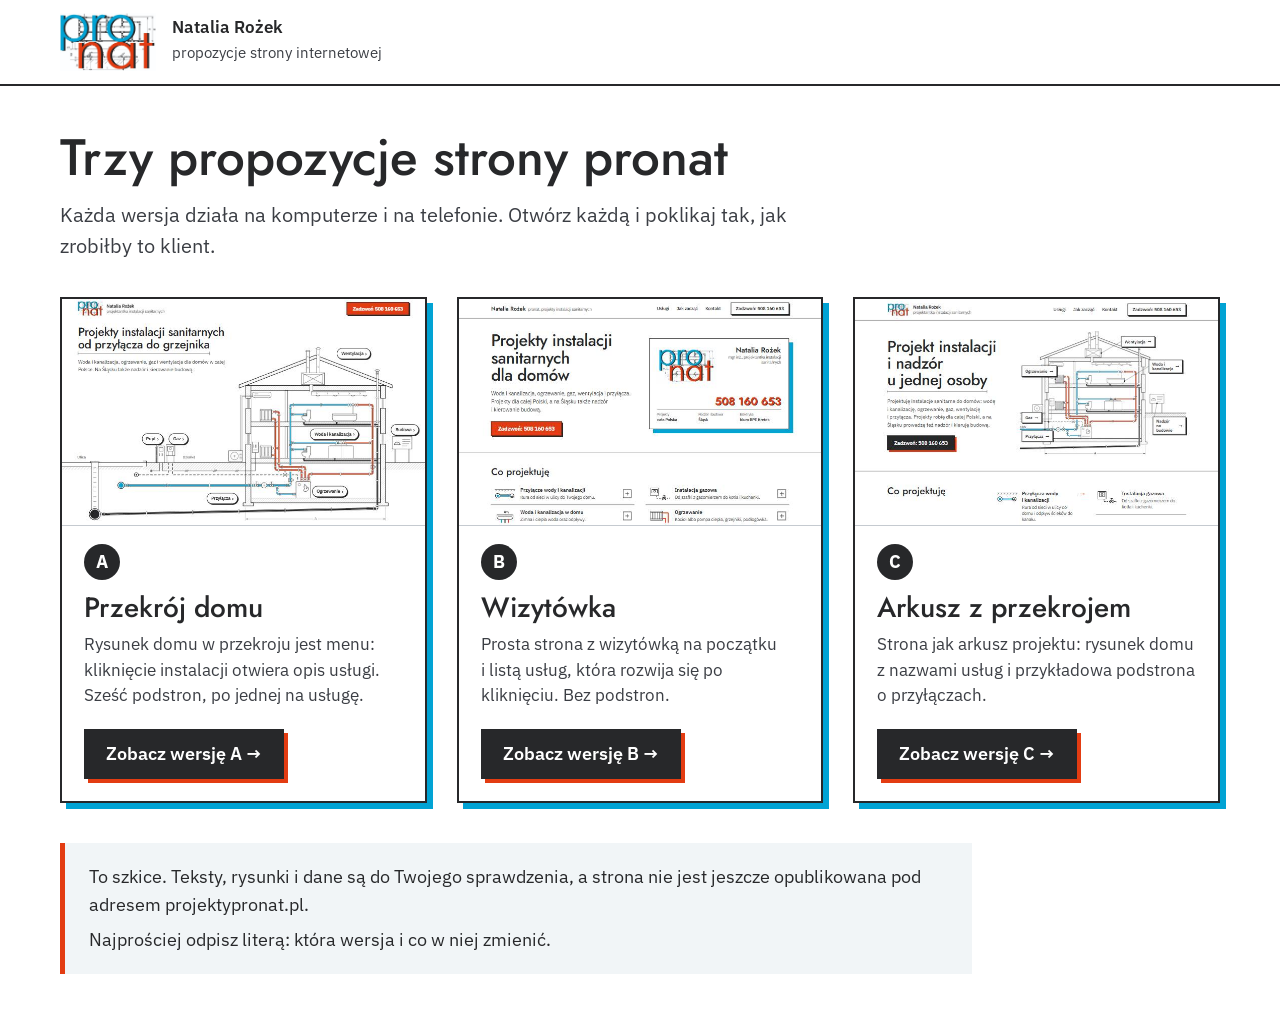
<file: index.html>
<!doctype html>
<html lang="pl">
<head>
<meta charset="utf-8">
<meta name="robots" content="noindex, nofollow">
<meta name="viewport" content="width=device-width, initial-scale=1, viewport-fit=cover">
<title>Propozycje strony pronat</title>
<link rel="preconnect" href="https://fonts.googleapis.com">
<link rel="preconnect" href="https://fonts.gstatic.com" crossorigin>
<link rel="stylesheet" href="https://fonts.googleapis.com/css2?family=IBM+Plex+Sans:wght@400;500;600;700&amp;family=Jost:wght@500&amp;display=swap">
<style>
/* the start page of the drafts sent to the client: her colours, the same type and buttons as the visions */
:root{--ink:#27282A;--ink2:#3B3E44;--ink3:#5A5F66;--rule:#C5CAD0;--cold:#01A3D4;--hot:#E33C12;--soft:#F1F5F7;
  --head:"Jost","Century Gothic","Segoe UI",system-ui,sans-serif;--body:"IBM Plex Sans","Segoe UI",system-ui,sans-serif;color-scheme:light}
*,*::before,*::after{box-sizing:border-box}
body{margin:0;background:#fff;color:var(--ink);font:19px/1.55 var(--body);-webkit-font-smoothing:antialiased}
.wrap{max-width:1200px;margin:0 auto;padding-left:max(20px,env(safe-area-inset-left,0px));padding-right:max(20px,env(safe-area-inset-right,0px))}
header{border-bottom:2px solid var(--ink)}
header .wrap{display:flex;align-items:center;gap:16px;min-height:84px}
header img{display:block;height:58px;width:auto}
header b{font-weight:600;font-size:17px;display:block;line-height:1.2}
header span{font-size:15px;color:var(--ink2)}
h1{margin:44px 0 0;font-family:var(--head);font-weight:500;font-size:clamp(32px,4vw,52px);line-height:1.08;text-wrap:balance}
.lead{margin:14px 0 0;max-width:38em;color:var(--ink2);font-size:20px}
.cards{display:grid;grid-template-columns:repeat(3,minmax(0,1fr));gap:30px;margin:36px 0 0;padding:0;list-style:none}
.card{display:flex;flex-direction:column;height:100%;border:2px solid var(--ink);background:#fff;box-shadow:6px 6px 0 var(--cold);text-decoration:none;color:inherit;
  transition:transform .16s cubic-bezier(.33,1,.68,1),box-shadow .16s cubic-bezier(.33,1,.68,1)}
.card img{display:block;flex:none;width:100%;height:auto;min-height:0;aspect-ratio:16/10;object-fit:cover;object-position:top left;border-bottom:1px solid var(--rule)}
.card__b{display:flex;flex-direction:column;gap:8px;padding:18px 22px 22px;flex:1}
.card__l{display:inline-grid;place-items:center;width:36px;height:36px;border-radius:50%;background:var(--ink);color:#fff;font-weight:700;font-size:18px}
.card h2{margin:4px 0 0;font-family:var(--head);font-weight:500;font-size:28px;line-height:1.15}
.card p{margin:0;color:var(--ink2);font-size:17px;line-height:1.5}
.card__go{margin-top:auto;padding-top:12px}
.card__go span{display:inline-flex;align-items:center;min-height:50px;padding:0 20px;border:2px solid var(--ink);background:var(--ink);color:#fff;font-weight:600;font-size:18px;box-shadow:4px 4px 0 var(--hot)}
@media (hover:hover) and (pointer:fine){.card:hover{transform:translate(3px,3px);box-shadow:3px 3px 0 var(--cold)}}
.note{margin:40px 0 56px;padding:20px 24px;max-width:48em;background:var(--soft);border-left:5px solid var(--hot)}
.note p{margin:0;font-size:18px}
.note p+p{margin-top:8px}
@media (max-width:960px){.cards{grid-template-columns:minmax(0,1fr);max-width:560px}}
@media (max-width:600px){body{font-size:18px}h1{margin-top:28px}.lead{font-size:18px}header img{height:46px}.card h2{font-size:25px}.card__go span{width:100%;justify-content:center}}
</style>
</head>
<body>
<header><div class="wrap"><img src="img/logo.jpg" alt="pronat" width="96" height="58"><div><b>Natalia Rożek</b><span>propozycje strony internetowej</span></div></div></header>
<main class="wrap">
<h1>Trzy propozycje strony pronat</h1>
<p class="lead">Każda wersja działa na komputerze i&nbsp;na telefonie. Otwórz każdą i&nbsp;poklikaj tak, jak zrobiłby to klient.</p>
<ul class="cards">
<li><a class="card" href="przekroj/"><img src="img/przekroj.jpg" alt="Wersja A: rysunek domu w przekroju z instalacjami" width="720" height="450">
<div class="card__b"><span class="card__l">A</span><h2>Przekrój domu</h2>
<p>Rysunek domu w&nbsp;przekroju jest menu: kliknięcie instalacji otwiera opis usługi. Sześć podstron, po jednej na usługę.</p>
<div class="card__go"><span>Zobacz wersję A&nbsp;→</span></div></div></a></li>
<li><a class="card" href="wizytowka/"><img src="img/wizytowka.jpg" alt="Wersja B: strona z wizytówką na początku" width="720" height="450">
<div class="card__b"><span class="card__l">B</span><h2>Wizytówka</h2>
<p>Prosta strona z&nbsp;wizytówką na początku i&nbsp;listą usług, która rozwija się po kliknięciu. Bez podstron.</p>
<div class="card__go"><span>Zobacz wersję B&nbsp;→</span></div></div></a></li>
<li><a class="card" href="arkusz/"><img src="img/arkusz.jpg" alt="Wersja C: strona jak arkusz projektu z rysunkiem domu" width="720" height="450">
<div class="card__b"><span class="card__l">C</span><h2>Arkusz z przekrojem</h2>
<p>Strona jak arkusz projektu: rysunek domu z&nbsp;nazwami usług i&nbsp;przykładowa podstrona o&nbsp;przyłączach.</p>
<div class="card__go"><span>Zobacz wersję C&nbsp;→</span></div></div></a></li>
</ul>
<div class="note">
<p>To szkice. Teksty, rysunki i&nbsp;dane są do Twojego sprawdzenia, a&nbsp;strona nie jest jeszcze opublikowana pod adresem projektypronat.pl.</p>
<p>Najprościej odpisz literą: która wersja i&nbsp;co w&nbsp;niej zmienić.</p>
</div>
</main>
</body>
</html>
</file>
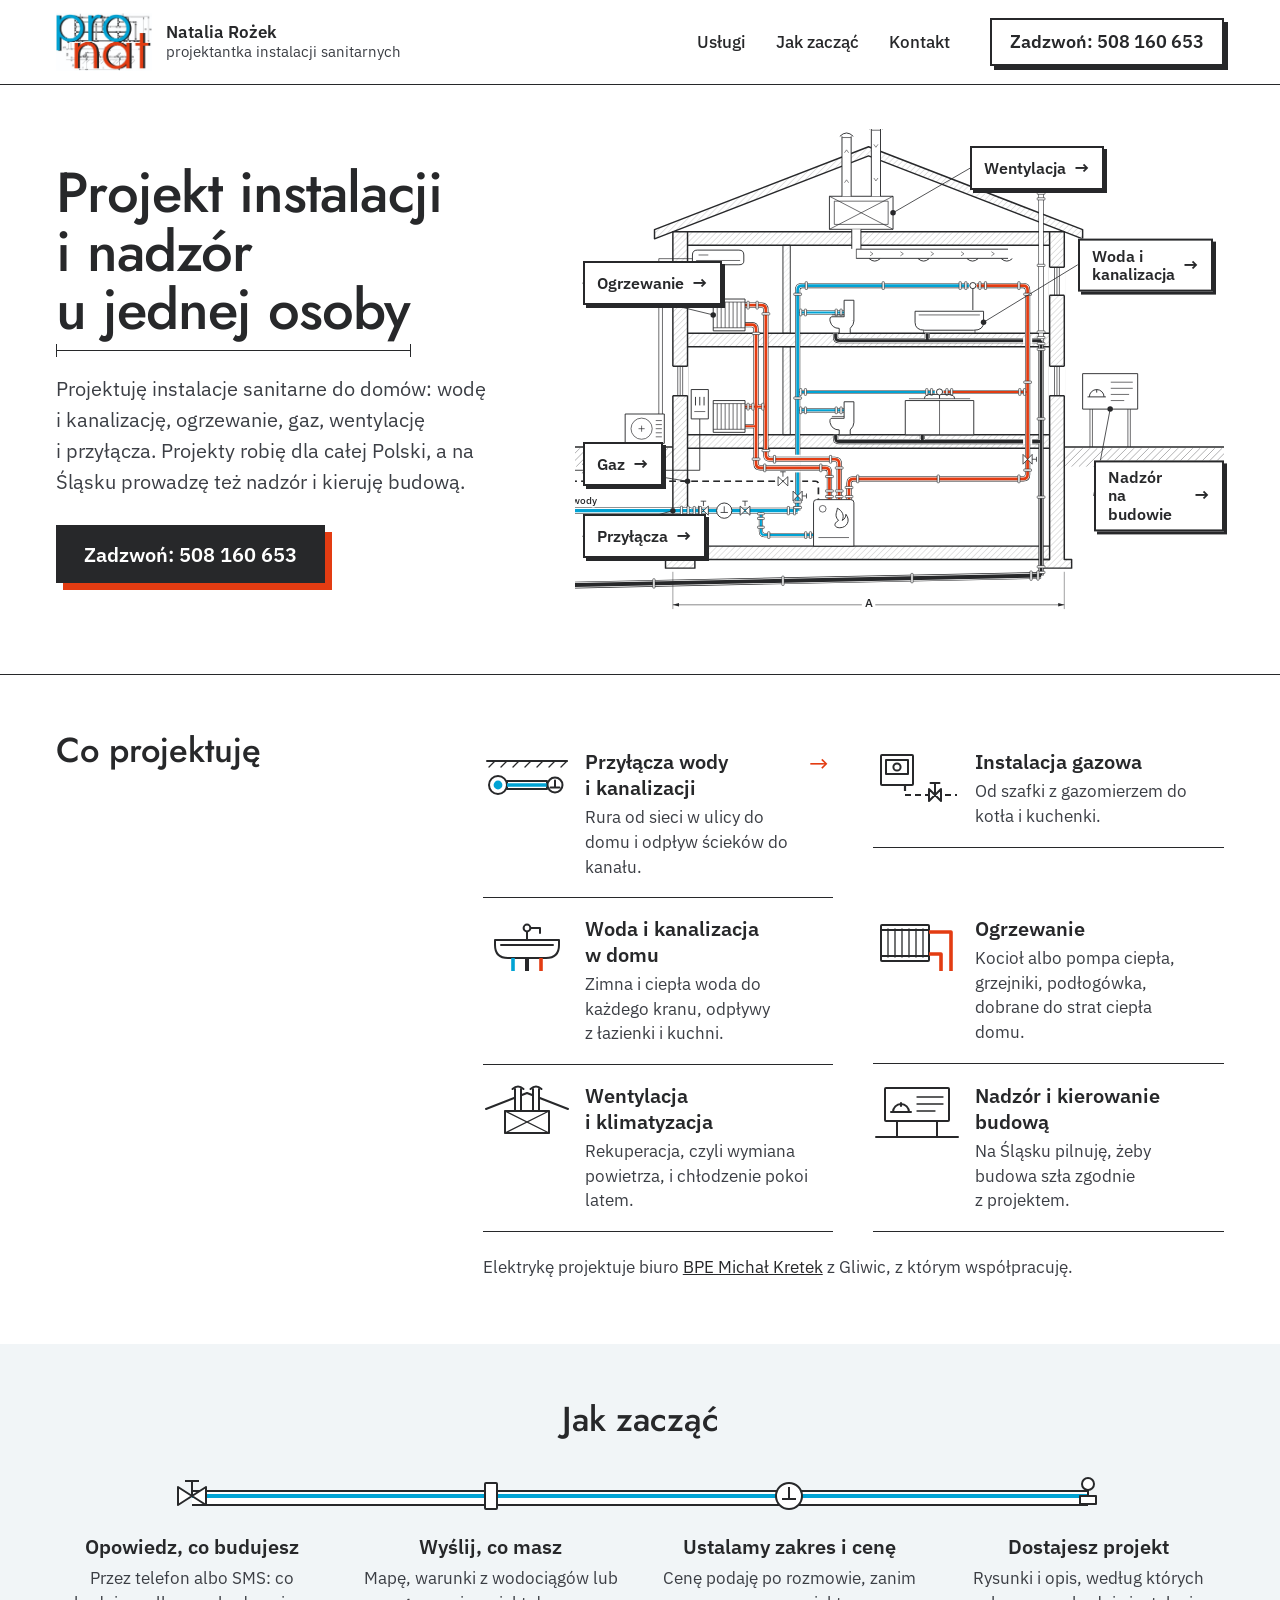
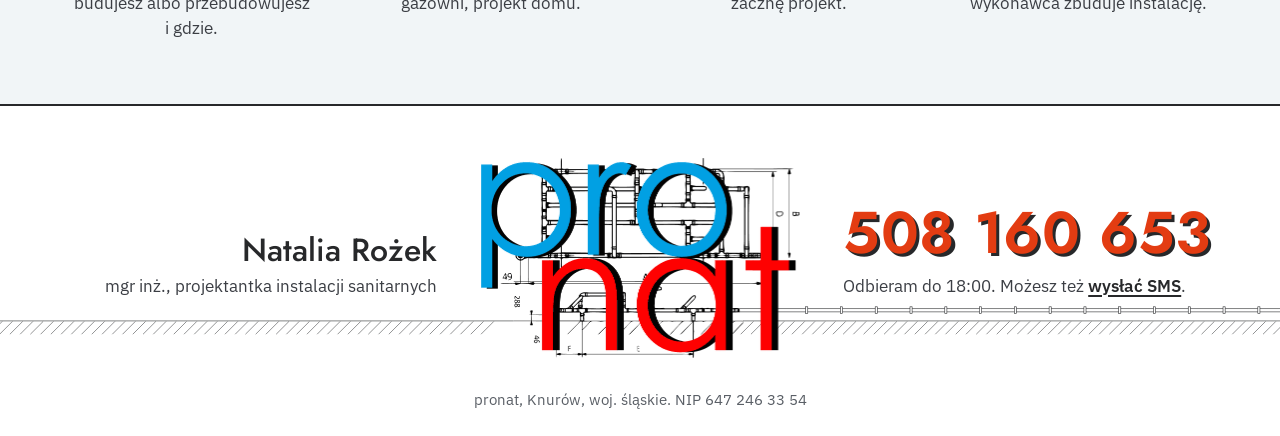
<file: arkusz/index.html>
<!doctype html>
<html lang="pl">
<head>
<meta charset="utf-8">
<meta name="robots" content="noindex, nofollow">
<meta name="viewport" content="width=device-width, initial-scale=1, viewport-fit=cover">
<title>Arkusz z przekrojem: propozycja strony pronat</title>
<link rel="preconnect" href="https://fonts.googleapis.com">
<link rel="preconnect" href="https://fonts.gstatic.com" crossorigin>
<link rel="stylesheet" href="https://fonts.googleapis.com/css2?family=IBM+Plex+Sans:wght@400;500;600;700&amp;family=Jost:wght@500;600&amp;display=swap">
<style>

body{margin:0;background:#ffffff}
@media (pointer:coarse){ html,body{overscroll-behavior-x:none} }
.pn{--ink:#27282A;--ink2:#3B3E44;--cold:#01A3D4;--hot:#E33C12;--soft:#F1F5F7;--rule:#27282A;
  --head:'Jost','Century Gothic','Avenir Next',sans-serif;--body:'IBM Plex Sans','Segoe UI',system-ui,sans-serif;
  --gx:clamp(20px,4.4vw,64px);
  font-family:var(--body);font-size:19px;line-height:1.55;color:var(--ink);background:#ffffff;-webkit-font-smoothing:antialiased;text-rendering:optimizeLegibility}
.pn *{box-sizing:border-box}
.pn a{color:var(--ink)}
.pn h1,.pn h2,.pn h3{text-wrap:balance}
.wrap{max-width:1312px;margin:0 auto;padding-left:max(var(--gx),env(safe-area-inset-left,0px));padding-right:max(var(--gx),env(safe-area-inset-right,0px))}
.pn :focus-visible{outline:3px solid var(--ink);outline-offset:3px}
.pn .btn:focus-visible{outline-color:var(--hot)}

/* header: logo with her name, three places, the phone as a real button */
.top{border-bottom:1px solid var(--rule)}
.top__in{display:flex;align-items:center;gap:28px;min-height:84px}
.brand{display:inline-flex;align-items:center;gap:14px;min-height:48px;text-decoration:none}
.brand img{display:block;height:58px;width:auto}
.brand__who{display:flex;flex-direction:column;line-height:1.25}
.brand__who b{font-weight:600;font-size:17px}
.brand__who span{font-size:15px;color:var(--ink2)}
.nav{display:flex;gap:6px;margin-left:auto}
.nav a{display:inline-flex;align-items:center;min-height:44px;padding:0 12px;font-size:17px;font-weight:500;text-decoration:none}
.nav a:hover{text-decoration:underline;text-decoration-thickness:2px;text-underline-offset:6px;text-decoration-color:var(--hot)}
.call-s{display:inline-flex;align-items:center;gap:8px;min-height:48px;padding:0 18px;border:2px solid var(--ink);background:#ffffff;
  font-weight:600;font-size:18px;text-decoration:none;box-shadow:4px 4px 0 var(--ink);transition:transform .15s,box-shadow .15s}
.call-s:hover{transform:translate(2px,2px);box-shadow:2px 2px 0 var(--ink)}
.call-s small{font-size:14px;font-weight:500;color:var(--ink2)}
.call-s,.nav a{white-space:nowrap}
.pn .inl{padding-block:10px}
@media (max-width:1100px){ .brand__who span{display:none} }
@media (max-width:900px){ .nav{display:none} .call-s{margin-left:auto} }
.call-s span:first-child{margin-right:-8px}
@media (max-width:760px){ .call-s__n{display:none} .call-s span:first-child{margin-right:0} .call-s{font-size:19px} }

/* the call: graphite button on the logo's red hard shadow; pressing slides it onto the shadow */
.btn{display:inline-flex;align-items:center;justify-content:center;gap:14px;min-height:58px;padding:14px 26px;border:2px solid var(--ink);
  background:var(--ink);color:#ffffff !important;font-family:var(--body);font-weight:600;font-size:20px;line-height:1.15;text-decoration:none;
  box-shadow:7px 7px 0 var(--hot);transition:transform .15s,box-shadow .15s}
.btn:hover{transform:translate(3px,3px);box-shadow:4px 4px 0 var(--hot)}
.btn:active{transform:translate(7px,7px);box-shadow:0 0 0 var(--hot)}
.btn small{font-size:15px;font-weight:500;padding-left:14px;border-left:1px solid rgba(255,255,255,.5)}

/* a dimension line under a key phrase: thin line, end ticks (her logo is letters over a measured drawing) */
.dim{position:relative;display:inline-block;padding-bottom:.2em}
.dim i{position:absolute;left:0;right:0;bottom:0;height:1px;background:var(--ink)}
.dim i::before,.dim i::after{content:"";position:absolute;top:-6px;width:1px;height:13px;background:var(--ink)}
.dim i::before{left:0}.dim i::after{right:0}

/* pipe samples, the drawing's legend */
.sw{display:inline-flex;gap:4px;flex:none}
.sw svg{display:block}


/* the drawing (same rules as the vision 4 site) */
.dr{--sw:1;--lw:1;font-family:var(--body);display:block;width:100%;height:auto}
.dr .ln{fill:none;stroke:var(--ink);stroke-width:calc(var(--lw)*1.1px);stroke-linecap:butt;stroke-linejoin:round}
.dr .ln-m{stroke-width:calc(var(--lw)*1.5px)}
.dr .ln-t{stroke-width:calc(var(--lw)*2.4px)}
.dr .ln-h{stroke-width:calc(var(--lw)*.8px);opacity:.75}
.dr .dd{stroke-dasharray:22 5 3 5}
.dr .dm,.dr .dm-e{stroke-width:calc(var(--lw)*.9px)}
.dr .dm-e{opacity:.8}
.dr .ah{fill:var(--ink)}
.dr .tx{font-weight:500;font-size:19px;fill:var(--ink);paint-order:stroke;stroke:#ffffff;stroke-width:5px;stroke-linejoin:round}
.dr .lb-s{font-size:17px}
.dr .hf{fill:url(#hatch);stroke:none}
.dr .hf-l{fill:url(#hatchL)}
.dr .po,.dr .pw,.dr .pc{fill:none;stroke-linecap:butt;stroke-linejoin:round}
.dr .po{stroke:var(--ink)}
.dr .pw{stroke:#ffffff}
.dr .pc.cold{stroke:var(--cold)}
.dr .pc.hot{stroke:var(--hot)}
.dr .pc.sew{stroke:var(--ink)}
.dr .gl{fill:none;stroke:var(--ink);stroke-dasharray:11 7;stroke-linecap:butt;stroke-linejoin:round}
.dr .gl-base{opacity:.28}
.dr .rg{fill:#ffffff;stroke:var(--ink);stroke-width:calc(var(--lw)*1px)}
.dr .vl{fill:#ffffff;stroke:var(--ink);stroke-width:calc(var(--lw)*1.3px);stroke-linejoin:round}
.dr .vs{fill:none;stroke:var(--ink);stroke-width:calc(var(--lw)*1.3px)}
.dr .mt{fill:#ffffff;stroke:var(--ink);stroke-width:calc(var(--lw)*1.5px)}
.dr .pt,.dr .wwf{fill:#ffffff;stroke:none}
.dr .wf{fill:#ffffff}
.dr .dct{fill:none}
.dr .air{stroke-width:calc(var(--lw)*.9px)}
.dr .el{stroke-width:calc(var(--lw)*1.4px)}
.dr .el-t{stroke-width:calc(var(--lw)*1.1px)}
.dr .mfill.cold{fill:var(--cold)}
.dr .mfill.sew,.dr .mfill.gas,.dr .mfill.elec{fill:var(--ink)}
.dr .leads path{fill:none;stroke:var(--ink);stroke-width:1.3px}
.dr .leads circle{fill:var(--ink)}
.dr .chain path{fill:none;stroke:var(--ink);stroke-width:1.4px}
.dr .chain text{font-weight:600;font-size:21px;fill:var(--ink);paint-order:stroke;stroke:#ffffff;stroke-width:6px;stroke-linejoin:round}
.dr .note circle{fill:var(--ink)}
.dr .note path{fill:none;stroke:var(--ink);stroke-width:1.3px}
.dr .note text{font-weight:600;font-size:20px;fill:var(--ink);paint-order:stroke;stroke:#ffffff;stroke-width:6px;stroke-linejoin:round}
.dr [data-part]{transition:opacity .24s cubic-bezier(.33,1,.68,1)}
.dr[data-focus] [data-part]{opacity:.13}
.dr[data-focus="conn"] [data-part~="conn"],.dr[data-focus="gas"] [data-part~="gas"],.dr[data-focus="water"] [data-part~="water"],
.dr[data-focus="heat"] [data-part~="heat"],.dr[data-focus="vent"] [data-part~="vent"],.dr[data-focus="elec"] [data-part~="elec"],
.dr[data-focus="site"] [data-part~="site"]{opacity:1}
@media (prefers-reduced-motion:reduce){ .pn *{transition:none !important;animation:none !important} }

/* tokens the shared parts need beyond .pn */
.pn{--ink3:#5A5F66;--paper:#ffffff;--gl:max(var(--gx),env(safe-area-inset-left,0px));--gr:max(var(--gx),env(safe-area-inset-right,0px));--t-micro:160ms;--ease-out:cubic-bezier(.33,1,.68,1)}
/* ---------- pipe run: the steps sit on one pipe, each on a fitting from the drawing (copied into the other visions' boards) ---------- */
/* Round 5: the pipe is one segment from each fitting to the next (none after the last), so it never runs on past the
   last step into empty space („się urywa”); when it comes into view (reveal.js adds .in) the water runs segment by segment
   and each fitting pops in as the water reaches it. Without the script everything is drawn and full. */
.run{position:relative;display:grid;grid-template-columns:repeat(4,minmax(0,1fr));gap:0 28px;max-width:1200px;margin:36px auto 0;padding:0;list-style:none;text-align:center}
.run li{position:relative;display:flex;flex-direction:column;align-items:center;min-width:0}
.run li:not(:last-child)::before,.run li:not(:last-child)::after{content:"";position:absolute;left:50%;width:calc(100% + 28px)}
.run li:not(:last-child)::before{top:16px;height:12px;border-top:2px solid var(--ink);border-bottom:2px solid var(--ink);background:#fff}
.run li:not(:last-child)::after{top:20px;height:4px;background:var(--cold);transform-origin:0 50%}
.run__fit{position:relative;z-index:1;display:block;width:44px;height:44px;overflow:visible}
.run__fit path,.run__fit rect,.run__fit circle{fill:none;stroke:var(--ink);stroke-width:2;stroke-linejoin:round}
.run__fit .f-b{fill:#fff}
.run h3{margin:16px 0 0;font-size:20px;font-weight:600;line-height:1.3}
.run p{margin:6px 0 0;max-width:19em;font-size:17px;line-height:1.45;color:var(--ink2)}
.run--who li > p:not(.run__who){margin-bottom:12px}
.run .run__who{margin-top:auto;padding:3px 12px;border:1px solid var(--ink);border-radius:14px;font-size:15px;font-weight:600;color:var(--ink)}   /* who does it: one line for all four */
.js .run li::after{transition:transform .5s linear}
.js .run:not(.in) li::after{transform:scaleX(0)}
.js .run.in li:nth-child(1)::after{transition-delay:.2s}
.js .run.in li:nth-child(2)::after{transition-delay:.75s}
.js .run.in li:nth-child(3)::after{transition-delay:1.3s}
.js .run .run__fit{transition:opacity .2s linear,scale .4s cubic-bezier(.34,1.56,.64,1)}
.js .run:not(.in) .run__fit{opacity:0;scale:.5}
.js .run.in li:nth-child(2) .run__fit{transition-delay:.7s}
.js .run.in li:nth-child(3) .run__fit{transition-delay:1.25s}
.js .run.in li:nth-child(4) .run__fit{transition-delay:1.8s}
@media (max-width:860px){
  .run{grid-template-columns:1fr;gap:16px;max-width:520px;margin-top:24px;text-align:left}
  .run li{display:grid;grid-template-columns:40px minmax(0,1fr) auto;column-gap:14px;align-items:start}
  .run li:not(:last-child)::before,.run li:not(:last-child)::after{left:14px;top:20px;width:12px;height:calc(100% + 16px)}
  .run li:not(:last-child)::before{border:0;border-left:2px solid var(--ink);border-right:2px solid var(--ink)}
  .run li:not(:last-child)::after{left:18px;width:4px;transform-origin:50% 0}
  .js .run:not(.in) li::after{transform:scaleY(0)}
  .run__fit{grid-column:1;grid-row:1 / span 2;width:40px;height:40px;transform:rotate(90deg)}
  .run li:last-child .run__fit{transform:none}
  .run h3{grid-column:2 / span 2;margin:8px 0 0;font-size:18px}
  .run--who h3{grid-column:2}
  .run li > p{grid-column:2 / span 2;margin:2px 0 0;max-width:none;font-size:16px}
  .run--who li > p:not(.run__who){margin-bottom:0}
  .run .run__who{grid-column:3;grid-row:1;align-self:start;margin:7px 0 0;white-space:nowrap;font-size:14px}
}

/* ---------- groups that rise in one after another as they come into view (data-rv, reveal.js) ---------- */
.js [data-rv] > *{transition:opacity .45s var(--ease-out),translate .6s var(--ease-out)}
.js [data-rv]:not(.in) > *{opacity:0;translate:0 18px}
.js [data-rv].in > :nth-child(2){transition-delay:.07s}
.js [data-rv].in > :nth-child(3){transition-delay:.14s}
.js [data-rv].in > :nth-child(4){transition-delay:.21s}
.js [data-rv].in > :nth-child(5){transition-delay:.28s}
.js [data-rv].in > :nth-child(6){transition-delay:.35s}

/* ---------- footer banner: her logo, its drawing carried out to both edges, the number once (copied into the other visions' boards) ---------- */
.fb{position:relative;overflow:hidden;padding-block:52px calc(24px + env(safe-area-inset-bottom,0px));padding-left:var(--gl);padding-right:var(--gr);border-top:2px solid var(--ink);background:var(--paper)}
.fb__row{--L:200px;display:grid;grid-template-columns:minmax(0,1fr) auto minmax(0,1fr);column-gap:44px;max-width:1320px;margin:0 auto}
.fb__logo{width:calc(var(--L) * 1.5923);height:var(--L)}
.fb__draw{display:block;width:100%;height:100%;overflow:visible}
.fb__ln{fill:none;stroke:var(--ink);stroke-width:3}
.fb__ht{stroke-width:2.6}
.fb__col rect{fill:#fff;stroke:var(--ink);stroke-width:3}
.fb__who,.fb__call{height:calc(var(--L) * .72);display:flex;flex-direction:column;justify-content:flex-end;padding-bottom:4px;min-width:0}
.fb__who{align-items:flex-end;text-align:right}
.fb__who h2{margin:0;font-family:var(--head);font-weight:500;font-size:32px;line-height:1.1}
.fb__who p{margin:6px 0 0;color:var(--ink2);font-size:17px;line-height:1.4}
.fb .bignum{align-self:flex-start;display:inline-block;font-family:var(--head);font-weight:600;font-size:clamp(44px,4.6vw,66px);line-height:1;letter-spacing:.01em;white-space:nowrap;
  color:var(--hot);text-decoration:none;text-shadow:.055em .045em 0 var(--ink)}
.fb__call p{margin:12px 0 0;color:var(--ink2);font-size:17px;line-height:1.4}
.fb__sms{color:var(--ink);font-weight:600;text-decoration-thickness:2px;text-underline-offset:.2em;padding-block:12px}
.fb__fine{margin:30px 0 0;text-align:center;font-size:15px;color:var(--ink3)}
@media (max-width:999px){
  .fb{padding-block:30px calc(20px + env(safe-area-inset-bottom,0px))}
  .fb__row{--L:132px;grid-template-columns:1fr;justify-items:center;row-gap:14px;text-align:center}
  .fb__logo{order:-1}
  .fb__who,.fb__call{height:auto;align-items:center;text-align:center;padding:0}
  .fb__who h2{font-size:28px}
  .fb .bignum{align-self:center;font-size:46px}
  .fb__fine{margin-top:22px}
}


/* service pictograms: the fixtures of the drawing, small */
.pic{display:block;flex:none;width:88px;height:56px;overflow:visible}
.pic path,.pic rect,.pic circle{fill:none;stroke:var(--ink);stroke-width:2;stroke-linejoin:round;stroke-linecap:round}
.pic .w{fill:#ffffff}
.pic .ko{fill:#ffffff;stroke:none}
.pic .t{stroke-width:1.3}
.pic .k{fill:var(--cold);stroke:none}
.pic .c{stroke:var(--cold);stroke-width:3.6;stroke-linecap:butt}
.pic .h{stroke:var(--hot);stroke-width:3.6;stroke-linecap:butt}
.pic .s{stroke-width:4;stroke-linecap:butt}
.pic .g{stroke-dasharray:6 4;stroke-linecap:butt;stroke-width:2.2}

.hero{padding-block:44px 56px}
.hero__grid{display:grid;grid-template-columns:minmax(0,5fr) minmax(0,7fr);gap:40px 56px;align-items:center}
.hero h1{margin:0;font-family:var(--head);font-weight:500;font-size:clamp(40px,4.4vw,64px);line-height:1.04;letter-spacing:-.015em}
.lead{margin:22px 0 0;font-size:20px;line-height:1.55;color:var(--ink2);max-width:30em}
.cta{margin-top:28px}
.hfig{margin:0}
.hfig__pic{position:relative}
.lab{position:absolute;transform:translateY(-50%);display:inline-flex;align-items:center;gap:8px;min-height:44px;padding:6px 12px;border:2px solid var(--ink);
  background:#ffffff;box-shadow:3px 3px 0 var(--ink);font-weight:600;font-size:16px;line-height:1.15;text-decoration:none;color:var(--ink);
  transition:transform .15s,box-shadow .15s,background-color .15s}
.lab span{font-size:18px}
.lab:hover,.lab:focus-visible{transform:translate(2px,calc(-50% + 2px));box-shadow:1px 1px 0 var(--ink);background:var(--ink);color:#ffffff}
.hfig:has(.lab:hover) .dr [data-part],.hfig:has(.lab:focus-visible) .dr [data-part]{opacity:.13}
.hfig:has(.lab[data-p="heat"]:hover) .dr [data-part~="heat"],.hfig:has(.lab[data-p="heat"]:focus-visible) .dr [data-part~="heat"]{opacity:1}.hfig:has(.lab[data-p="gas"]:hover) .dr [data-part~="gas"],.hfig:has(.lab[data-p="gas"]:focus-visible) .dr [data-part~="gas"]{opacity:1}.hfig:has(.lab[data-p="conn"]:hover) .dr [data-part~="conn"],.hfig:has(.lab[data-p="conn"]:focus-visible) .dr [data-part~="conn"]{opacity:1}.hfig:has(.lab[data-p="vent"]:hover) .dr [data-part~="vent"],.hfig:has(.lab[data-p="vent"]:focus-visible) .dr [data-part~="vent"]{opacity:1}.hfig:has(.lab[data-p="water"]:hover) .dr [data-part~="water"],.hfig:has(.lab[data-p="water"]:focus-visible) .dr [data-part~="water"]{opacity:1}.hfig:has(.lab[data-p="site"]:hover) .dr [data-part~="site"],.hfig:has(.lab[data-p="site"]:focus-visible) .dr [data-part~="site"]{opacity:1}
.hfig figcaption{display:flex;flex-wrap:wrap;align-items:center;gap:6px 10px;margin-top:12px;font-size:15px;color:var(--ink2)}
.hfig figcaption .sw{margin-left:8px}
.hfig figcaption .sw:first-child{margin-left:0}

.svc{border-top:1px solid var(--rule);padding-block:56px 64px}
.svc__grid{display:grid;grid-template-columns:minmax(0,4fr) minmax(0,8fr);gap:24px 56px}
.svc h2,.how h2,.who h2{margin:0;font-family:var(--head);font-weight:500;font-size:clamp(30px,2.7vw,40px);line-height:1.1}
.svc__head p{margin:14px 0 0;font-size:17px;color:var(--ink2);max-width:22em}
.rows{display:grid;grid-template-columns:repeat(2,minmax(0,1fr));column-gap:40px;margin:0;padding:0;list-style:none}
.row{display:grid;grid-template-columns:auto minmax(0,1fr) auto;align-items:start;gap:14px;min-height:96px;padding:18px 4px 18px 0;border-bottom:1px solid var(--rule);text-decoration:none}
.row .pic{margin-top:0}
.row__t{display:flex;flex-direction:column;gap:4px}
.row__t b{font-weight:600;font-size:20px;line-height:1.3}
.row__t span{font-size:17px;line-height:1.45;color:var(--ink2)}
.row__go{font-size:24px;line-height:1.2;color:var(--hot)}
.partner{margin:22px 0 0;font-size:17px;color:var(--ink2)}
.partner .inl{padding-block:12px}             /* the partner once, under the services (the person is in the footer banner) */
.row{transition:background-color .2s cubic-bezier(.33,1,.68,1)}
.row .pic,.row__go{transition:translate .25s cubic-bezier(.33,1,.68,1)}
@media (hover:hover) and (pointer:fine){
  .row--go:hover{background:var(--soft)}
  .row--go:hover .pic{translate:4px 0}
  .row--go:hover .row__go{translate:5px 0}
  .row--go:hover b{text-decoration:underline;text-decoration-thickness:2px;text-underline-offset:5px;text-decoration-color:var(--hot)}
}

.how{background:var(--soft);padding-block:56px 64px;text-align:center}
.how__grid{display:grid;grid-template-columns:minmax(0,5fr) minmax(0,7fr);gap:32px 64px}
.seq{margin:22px 0 0;padding:0;list-style:none;counter-reset:s}
.seq li{position:relative;counter-increment:s;padding:0 0 22px 56px;font-size:19px}
.seq li::before{content:counter(s);position:absolute;left:0;top:-3px;display:grid;place-items:center;width:38px;height:38px;border-radius:50%;background:var(--ink);color:#ffffff;font-weight:600;font-size:17px}
.seq li::after{content:"";position:absolute;left:18px;top:38px;bottom:2px;width:2px;background:var(--ink)}
.seq li:last-child::after{display:none}
.faq__h{font-size:24px !important;font-family:var(--body) !important;font-weight:600 !important;margin:0 0 6px !important}
.faq{display:grid;grid-template-columns:minmax(0,1fr);align-content:start}
.qa{padding:6px 0 12px;border-bottom:1px solid var(--rule)}
.qa summary{display:flex;align-items:center;justify-content:space-between;gap:14px;min-height:44px;cursor:pointer;list-style:none}
.qa summary::-webkit-details-marker{display:none}
.qa summary::after{content:"+";flex:none;display:grid;place-items:center;width:30px;height:30px;border:2px solid var(--ink);font-size:20px;line-height:1;font-weight:500}
.qa[open] summary::after{content:"−"}
.qa h3{margin:0;font-size:19px;font-weight:600}
.qa p{margin:2px 0 0;color:var(--ink2);font-size:18px;max-width:34em}

.who{padding-block:56px 60px}
.who__grid{display:grid;grid-template-columns:minmax(0,6fr) minmax(0,6fr);gap:32px 64px;align-items:center}
.who__txt p{margin:14px 0 0;max-width:32em}
.bignum{display:inline-block;font-family:var(--head);font-weight:600;font-size:clamp(44px,5.2vw,76px);line-height:1;letter-spacing:.01em;color:var(--hot) !important;
  text-decoration:none;text-shadow:.055em .045em 0 var(--ink)}
.who__call p{margin:16px 0 0;color:var(--ink2)}
.who__act{display:flex;flex-wrap:wrap;align-items:center;gap:16px 26px;margin-top:22px}
.sms{display:inline-flex;align-items:center;min-height:48px;font-weight:600;text-decoration-thickness:2px;text-underline-offset:5px}

@media (max-width:1100px){
  .hero__grid{grid-template-columns:minmax(0,1fr)}
  .svc__grid,.how__grid,.who__grid{grid-template-columns:minmax(0,1fr)}
}
@media (max-width:760px){
  .pn{font-size:18px}
  .top__in{min-height:68px;gap:12px}
  .brand img{height:46px}
  .brand__who span{display:none}
  .nav{display:none}
  .call-s{margin-left:auto;background:var(--ink);color:#ffffff !important;box-shadow:3px 3px 0 var(--hot);padding:0 16px}
  .hero{padding-block:26px 40px}
  .hero h1{font-size:36px}
  .lead{font-size:18px;margin-top:16px}
  .btn{width:100%;flex-direction:column;gap:2px}
  .btn small{padding:0;border:0}
  .lab,.dr .leads,.hfig .dr .tx{display:none}       /* phone: the drawing without names (they were cut at the edge) */
  .hfig figcaption{font-size:14px}
  .svc,.how,.who{padding-block:40px 44px}
  .rows{grid-template-columns:minmax(0,1fr)}
  .row{min-height:0;padding:14px 0;align-items:center}
  .row .pic{width:72px;height:46px}
  .row__t b{font-size:19px}
  .row__t span{display:none}
  .seq li{padding-left:52px;font-size:18px}
  .bignum{font-size:44px}
  .who__act .btn{width:100%}
}

</style>
</head>
<body>

<div class="pn">
<header class="top"><div class="wrap top__in">
<a class="brand" href="index.html" aria-label="pronat, strona główna"><img src="img/logo.jpg" alt="" width="96" height="58"><span class="brand__who"><b>Natalia Rożek</b><span>projektantka instalacji sanitarnych</span></span></a>
<nav class="nav" aria-label="Strona"><a href="#uslugi">Usługi</a><a href="#jak">Jak zacząć</a><a href="#kontakt">Kontakt</a></nav>
<a class="call-s" href="tel:+48508160653"><span>Zadzwoń</span><span class="call-s__n">: 508 160 653</span></a>
</div></header>
<main>
<section class="hero" aria-labelledby="h1"><div class="wrap hero__grid">
<div class="hero__txt">
<h1 id="h1">Projekt instalacji i&nbsp;nadzór <span class="dim">u&nbsp;jednej osoby<i aria-hidden="true"></i></span></h1>
<p class="lead">Projektuję instalacje sanitarne do domów: wodę i&nbsp;kanalizację, ogrzewanie, gaz, wentylację i&nbsp;przyłącza. Projekty robię dla całej Polski, a&nbsp;na Śląsku prowadzę też nadzór i&nbsp;kieruję budową.</p>
<div class="cta"><a class="btn" href="tel:+48508160653">Zadzwoń: 508 160 653</a></div>
</div>
<figure class="hfig">
<div class="hfig__pic"><svg class="dom dr" id="dh" viewBox="640 40 1060 800" xmlns="http://www.w3.org/2000/svg" role="img" aria-label="Przekrój domu z instalacjami" preserveAspectRatio="xMidYMid meet">
<defs>
<pattern id="hatch" width="7" height="7" patternUnits="userSpaceOnUse" patternTransform="rotate(45)"><path d="M0 0V7" stroke="#27282A" stroke-width=".9" opacity=".5"></path></pattern>
<pattern id="hatchL" width="6" height="6" patternUnits="userSpaceOnUse" patternTransform="rotate(45)"><path d="M0 0V6" stroke="#27282A" stroke-width=".7" opacity=".32"></path></pattern>
<mask id="gm1a" maskUnits="userSpaceOnUse" x="-400" y="-100" width="2400" height="1100"><path class="gmask" d="M309.5 616 L441 616 Q446 616 446 611 L446 528" data-p="g0" data-sys="gas" data-part="gas" data-len="224.5" data-m="ink" fill="none" stroke="#fff" stroke-width="14"></path></mask><mask id="gm1b" maskUnits="userSpaceOnUse" x="-400" y="-100" width="2400" height="1100"><path class="gmask" d="M309.5 616 L441 616 Q446 616 446 611 L446 528" data-p="g0" data-sys="gas" data-part="gas" data-len="224.5" data-m="fill" fill="none" stroke="#fff" stroke-width="14"></path></mask><mask id="gm2a" maskUnits="userSpaceOnUse" x="-400" y="-100" width="2400" height="1100"><path class="gmask" d="M466 528 L466 611 Q466 616 471 616 L1033 616 Q1038 616 1038 621 L1038 646" data-p="g1" data-sys="gas" data-part="gas" data-after="g0" data-at="224.5" data-len="690" data-m="ink" fill="none" stroke="#fff" stroke-width="14"></path></mask><mask id="gm2b" maskUnits="userSpaceOnUse" x="-400" y="-100" width="2400" height="1100"><path class="gmask" d="M466 528 L466 611 Q466 616 471 616 L1033 616 Q1038 616 1038 621 L1038 646" data-p="g1" data-sys="gas" data-part="gas" data-after="g0" data-at="224.5" data-len="690" data-m="fill" fill="none" stroke="#fff" stroke-width="14"></path></mask></defs>
<g class="sheet">
<g class="hf-g" data-l="hatch-fill"><path class="hf" d="M800 208L824 208L824 744L836 744L836 758L788 758L788 744L800 744Z"></path><path class="hf" d="M1416 208L1440 208L1440 744L1452 744L1452 758L1404 758L1404 744L1416 744Z"></path><path class="hf" d="M770 204.625L1120 69L1470 204.625L1470 219.625L1120 84L770 219.625Z"></path><path class="hf" d="M824 722H1416V744H824Z"></path><path class="hf" d="M824 540H1416V562H824Z"></path><path class="hf" d="M824 374H1416V396H824Z"></path><path class="hf" d="M824 208H1416V230H824Z"></path><path class="hf hf-l" d="M980 396H992V540H980Z"></path><path class="hf hf-l" d="M980 230H992V374H980Z"></path></g>
<g class="" data-l="ground"><path class="ln ln-t" d="M-260 560H94M126 560H800"></path><path class="ln ln-t" d="M1440 560H1860"></path><path class="ln ln-m" d="M-260 578H94M126 578H330"></path><path class="ln ln-m" d="M330 553H346V578"></path><path class="ln ln-m" d="M346 560V553"></path><path class="ln dd" d="M392 560V452"></path><path class="ln ln-m" d="M386 560V490H392V560"></path></g>
<g class="" data-l="hatch"><path class="ln ln-h" d="M360 562L330 592M372 562L342 592M384 562L354 592M396 562L366 592M408 562L378 592M420 562L390 592M432 562L402 592M444 562L414 592M456 562L426 592M468 562L438 592M480 562L450 592M492 562L462 592M504 562L474 592M516 562L486 592M528 562L498 592M540 562L510 592M552 562L522 592M564 562L534 592M576 562L546 592M588 562L558 592M600 562L570 592M612 562L582 592M624 562L594 592M636 562L606 592M648 562L618 592M660 562L630 592M672 562L642 592M684 562L654 592M696 562L666 592M708 562L678 592M720 562L690 592M732 562L702 592M744 562L714 592M756 562L726 592M768 562L738 592M780 562L750 592M792 562L762 592M804 562L774 592M1458 562L1428 592M1470 562L1440 592M1482 562L1452 592M1494 562L1464 592M1506 562L1476 592M1518 562L1488 592M1530 562L1500 592M1542 562L1512 592M1554 562L1524 592M1566 562L1536 592M1578 562L1548 592M1590 562L1560 592M1602 562L1572 592M1614 562L1584 592M1626 562L1596 592M1638 562L1608 592M1650 562L1620 592M1662 562L1632 592M1674 562L1644 592M1686 562L1656 592M1698 562L1668 592M1710 562L1680 592M1722 562L1692 592M1734 562L1704 592M1746 562L1716 592M1758 562L1728 592M1770 562L1740 592M1782 562L1752 592M1794 562L1764 592M1806 562L1776 592M1818 562L1788 592M1830 562L1800 592M1842 562L1812 592M1854 562L1824 592M1866 562L1836 592M1878 562L1848 592"></path><path class="ln ln-h" d="M-250 580L-262 592M-236 580L-248 592M-222 580L-234 592M-208 580L-220 592M-194 580L-206 592M-180 580L-192 592M-166 580L-178 592M-152 580L-164 592M-138 580L-150 592M-124 580L-136 592M-110 580L-122 592M-96 580L-108 592M-82 580L-94 592M-68 580L-80 592M-54 580L-66 592M-40 580L-52 592M-26 580L-38 592M-12 580L-24 592M2 580L-10 592M16 580L4 592M30 580L18 592M44 580L32 592M58 580L46 592M72 580L60 592M86 580L74 592M100 580L88 592M114 580L102 592M128 580L116 592M142 580L130 592M156 580L144 592M170 580L158 592M184 580L172 592M198 580L186 592M212 580L200 592M226 580L214 592M240 580L228 592M254 580L242 592M268 580L256 592M282 580L270 592M296 580L284 592M310 580L298 592M324 580L312 592"></path></g>
<g class="" data-l="struct"><path class="ln ln-t" d="M800 208L824 208L824 744L836 744L836 758L788 758L788 744L800 744Z"></path><path class="ln ln-t" d="M1416 208L1440 208L1440 744L1452 744L1452 758L1404 758L1404 744L1416 744Z"></path></g><g class="" data-l="struct2"><path class="ln ln-t" d="M824 722H1416M824 744H1416"></path><path class="ln ln-t" d="M824 540H1416M824 562H1416"></path><path class="ln ln-t" d="M824 374H1416M824 396H1416"></path><path class="ln ln-t" d="M824 208H1416M824 230H1416"></path></g><g class="" data-l="struct3"><path class="ln ln-t" d="M770 204.625L1120 69L1470 204.625L1470 219.625L1120 84L770 219.625Z"></path><path class="ln ln-m" d="M980 396H992V540H980Z"></path><path class="ln ln-m" d="M980 230H992V374H980Z"></path></g><g class="" data-l="win-w"><rect class="wwf" x="798.6" y="428" width="26.8" height="48"></rect><rect class="wwf" x="798.6" y="266" width="26.8" height="46"></rect><rect class="wwf" x="1414.6" y="428" width="26.8" height="48"></rect><rect class="wwf" x="1414.6" y="266" width="26.8" height="46"></rect></g><g class="" data-l="win"><path class="ln ln-t" d="M800 428H824M800 476H824"></path><path class="ln" d="M808 428V476M812 428V476M816 428V476"></path><path class="ln ln-t" d="M800 266H824M800 312H824"></path><path class="ln" d="M808 266V312M812 266V312M816 266V312"></path><path class="ln ln-t" d="M1416 428H1440M1416 476H1440"></path><path class="ln" d="M1424 428V476M1428 428V476M1432 428V476"></path><path class="ln ln-t" d="M1416 266H1440M1416 312H1440"></path><path class="ln" d="M1424 266V312M1428 266V312M1432 266V312"></path></g>
<g class="" data-l="mains"><g class="mn" data-sys="sew" data-part="conn"><path class="ln ln-t" d="M84 796a26 26 0 1 0 52 0a26 26 0 1 0 -52 0"></path><circle class="mfill sew" cx="110" cy="796" r="21"></circle></g><g class="mn" data-sys="cold" data-part="conn"><path class="ln ln-t" d="M215 664a15 15 0 1 0 30 0a15 15 0 1 0 -30 0"></path><circle class="mfill cold" cx="230" cy="664" r="10.6"></circle></g><g class="mn" data-sys="gas" data-part="gas"><path class="ln ln-t" d="M290.5 616a9.5 9.5 0 1 0 19 0a9.5 9.5 0 1 0 -19 0"></path><circle class="mfill gas" cx="300" cy="616" r="3.4"></circle></g><g class="mn" data-sys="elec" data-part="elec"><path class="ln ln-m" d="M363.4 598a4.6 4.6 0 1 0 9.2 0a4.6 4.6 0 1 0 -9.2 0"></path><circle class="mfill elec" cx="368" cy="598" r="2.2"></circle></g><g data-part="conn"><path class="ln ln-m" d="M94 560V772M126 560V772"></path><path class="ln ln-m" d="M90 555H130V560H90Z"></path><path class="ln" d="M104 584H116M104 606H116M104 628H116M104 650H116M104 672H116M104 694H116M104 716H116M104 738H116M104 760H116"></path></g></g>
<g class="" data-l="elec"><g data-part="elec" data-sys="elec"><path class="ln ln-m el" d="M372.6 598L406 598L406 560"></path></g><g data-part="elec" data-sys="elec"><path class="ln ln-m el" d="M420 560L420 598L844 598L844 514"></path></g><g data-part="elec" data-sys="elec"><path class="ln el-t" d="M522 603L528 593M527 603L533 593M532 603L538 593M652 603L658 593M657 603L663 593M662 603L668 593M752 603L758 593M757 603L763 593M762 603L768 593"></path></g><rect class="pt" x="441.8" y="594.6" width="8.4" height="6.8"></rect><rect class="pt" x="461.8" y="594.6" width="8.4" height="6.8"></rect></g>
<g class="pipes"><g class="zg" data-z="0"><g class="po-g" data-l="ink"><path class="po" d="M1066 374 L1066 380 Q1066 386 1072 386 L1402 386" data-p="sff" data-sys="sew" data-part="water" data-len="348" style="stroke-width:calc(var(--sw,1)*8.5px)"></path><path class="po" d="M1216 374 L1216 386" data-p="sbath" data-sys="sew" data-part="water" data-after="sff" data-at="162" data-len="12" style="stroke-width:calc(var(--sw,1)*8.5px)"></path><path class="po" d="M1402 386 L1402 770" data-p="sst" data-sys="sew" data-part="water" data-after="sff" data-at="348" data-len="384" style="stroke-width:calc(var(--sw,1)*8.5px)"></path><path class="po" d="M1066 540 L1066 545.5 Q1066 551 1071.5 551 L1402 551" data-p="sgf" data-sys="sew" data-part="water" data-after="sst" data-at="154" data-len="347" style="stroke-width:calc(var(--sw,1)*8.5px)"></path><path class="po" d="M1208 540 L1208 551" data-p="sgs" data-sys="sew" data-part="water" data-after="sgf" data-at="153" data-len="11" style="stroke-width:calc(var(--sw,1)*8.5px)"></path><path class="po" d="M1402 770 L136 796" data-p="scol" data-sys="sew" data-part="conn" data-after="sst" data-at="384" data-len="1266.3" style="stroke-width:calc(var(--sw,1)*11px)"></path><path class="po" d="M1402 386 L1402 140" data-p="svent" data-sys="sew" data-part="water" data-len="246" style="stroke-width:calc(var(--sw,1)*8.5px)"></path></g><g class="pw-g" data-l="ink"><path class="pw" d="M1066 374 L1066 380 Q1066 386 1072 386 L1402 386" data-p="sff" data-sys="sew" data-part="water" data-len="348" style="stroke-width:calc(var(--sw,1)*6.6px)"></path><path class="pw" d="M1216 374 L1216 386" data-p="sbath" data-sys="sew" data-part="water" data-after="sff" data-at="162" data-len="12" style="stroke-width:calc(var(--sw,1)*6.6px)"></path><path class="pw" d="M1402 386 L1402 770" data-p="sst" data-sys="sew" data-part="water" data-after="sff" data-at="348" data-len="384" style="stroke-width:calc(var(--sw,1)*6.6px)"></path><path class="pw" d="M1066 540 L1066 545.5 Q1066 551 1071.5 551 L1402 551" data-p="sgf" data-sys="sew" data-part="water" data-after="sst" data-at="154" data-len="347" style="stroke-width:calc(var(--sw,1)*6.6px)"></path><path class="pw" d="M1208 540 L1208 551" data-p="sgs" data-sys="sew" data-part="water" data-after="sgf" data-at="153" data-len="11" style="stroke-width:calc(var(--sw,1)*6.6px)"></path><path class="pw" d="M1402 770 L136 796" data-p="scol" data-sys="sew" data-part="conn" data-after="sst" data-at="384" data-len="1266.3" style="stroke-width:calc(var(--sw,1)*8.8px)"></path><path class="pw" d="M1402 386 L1402 140" data-p="svent" data-sys="sew" data-part="water" data-len="246" style="stroke-width:calc(var(--sw,1)*6.6px)"></path></g><g class="pc-g" data-l="core"><path class="pc sew" d="M1066 374 L1066 380 Q1066 386 1072 386 L1402 386" data-p="sff" data-sys="sew" data-part="water" data-len="348" style="stroke-width:calc(var(--sw,1)*4.6px)"></path><path class="pc sew" d="M1216 374 L1216 386" data-p="sbath" data-sys="sew" data-part="water" data-after="sff" data-at="162" data-len="12" style="stroke-width:calc(var(--sw,1)*4.6px)"></path><path class="pc sew" d="M1402 386 L1402 770" data-p="sst" data-sys="sew" data-part="water" data-after="sff" data-at="348" data-len="384" style="stroke-width:calc(var(--sw,1)*4.6px)"></path><path class="pc sew" d="M1066 540 L1066 545.5 Q1066 551 1071.5 551 L1402 551" data-p="sgf" data-sys="sew" data-part="water" data-after="sst" data-at="154" data-len="347" style="stroke-width:calc(var(--sw,1)*4.6px)"></path><path class="pc sew" d="M1208 540 L1208 551" data-p="sgs" data-sys="sew" data-part="water" data-after="sgf" data-at="153" data-len="11" style="stroke-width:calc(var(--sw,1)*4.6px)"></path><path class="pc sew" d="M1402 770 L136 796" data-p="scol" data-sys="sew" data-part="conn" data-after="sst" data-at="384" data-len="1266.3" style="stroke-width:calc(var(--sw,1)*6.4px)"></path></g></g><rect class="pt" x="1372.6" y="381" width="14.9" height="10.1"></rect><rect class="pt" x="1372.6" y="546" width="14.9" height="10.1"></rect><g class="zg" data-z="0.5"><g class="po-g" data-l="ink"></g><g class="pw-g" data-l="ink"></g><g class="pc-g" data-l="core"></g></g><g class="gas-g" data-sys="gas"><path class="gl gl-base" d="M309.5 616 L441 616 Q446 616 446 611 L446 528" mask="url(#gm1a)" style="stroke-width:calc(var(--sw-g,var(--sw,1))*2.6px)"></path><path class="gl gl-full" d="M309.5 616 L441 616 Q446 616 446 611 L446 528" mask="url(#gm1b)" style="stroke-width:calc(var(--sw-g,var(--sw,1))*2.6px)"></path><path class="gl gl-base" d="M466 528 L466 611 Q466 616 471 616 L1033 616 Q1038 616 1038 621 L1038 646" mask="url(#gm2a)" style="stroke-width:calc(var(--sw-g,var(--sw,1))*2.6px)"></path><path class="gl gl-full" d="M466 528 L466 611 Q466 616 471 616 L1033 616 Q1038 616 1038 621 L1038 646" mask="url(#gm2b)" style="stroke-width:calc(var(--sw-g,var(--sw,1))*2.6px)"></path></g><rect class="pt" x="996.6" y="613.9" width="14.9" height="4.2"></rect><g class="zg" data-z="1"><g class="po-g" data-l="ink"><path class="po" d="M245 664 L830 664" data-p="c0" data-sys="cold" data-part="conn" data-len="585" style="stroke-width:calc(var(--sw,1)*10.5px)"></path><path class="po" d="M830 664 L1004 664" data-p="c1" data-sys="cold" data-part="conn" data-after="c0" data-at="585" data-len="174" style="stroke-width:calc(var(--sw,1)*9.5px)"></path><path class="po" d="M944 664 L944 698.2 Q944 704 949.8 704 L1030 704" data-p="cb" data-sys="cold" data-part="water" data-after="c1" data-at="114" data-len="126" style="stroke-width:calc(var(--sw,1)*6.8px)"></path><path class="po" d="M1004 664 L1004 303.2 Q1004 296 1011.2 296 L1284 296" data-p="cr" data-sys="cold" data-part="water" data-after="c1" data-at="174" data-len="648" style="stroke-width:calc(var(--sw,1)*8.5px)"></path><path class="po" d="M1004 500 L1080 500" data-p="cs1" data-sys="cold" data-part="water" data-after="cr" data-at="164" data-len="76" style="stroke-width:calc(var(--sw,1)*6.8px)"></path><path class="po" d="M1004 470 L1228 470" data-p="cs2" data-sys="cold" data-part="water" data-after="cr" data-at="194" data-len="224" style="stroke-width:calc(var(--sw,1)*6.8px)"></path><path class="po" d="M1004 340 L1080 340" data-p="cs3" data-sys="cold" data-part="water" data-after="cr" data-at="324" data-len="76" style="stroke-width:calc(var(--sw,1)*6.8px)"></path></g><g class="pw-g" data-l="ink"><path class="pw" d="M245 664 L830 664" data-p="c0" data-sys="cold" data-part="conn" data-len="585" style="stroke-width:calc(var(--sw,1)*8.4px)"></path><path class="pw" d="M830 664 L1004 664" data-p="c1" data-sys="cold" data-part="conn" data-after="c0" data-at="585" data-len="174" style="stroke-width:calc(var(--sw,1)*7.5px)"></path><path class="pw" d="M944 664 L944 698.2 Q944 704 949.8 704 L1030 704" data-p="cb" data-sys="cold" data-part="water" data-after="c1" data-at="114" data-len="126" style="stroke-width:calc(var(--sw,1)*5px)"></path><path class="pw" d="M1004 664 L1004 303.2 Q1004 296 1011.2 296 L1284 296" data-p="cr" data-sys="cold" data-part="water" data-after="c1" data-at="174" data-len="648" style="stroke-width:calc(var(--sw,1)*6.6px)"></path><path class="pw" d="M1004 500 L1080 500" data-p="cs1" data-sys="cold" data-part="water" data-after="cr" data-at="164" data-len="76" style="stroke-width:calc(var(--sw,1)*5px)"></path><path class="pw" d="M1004 470 L1228 470" data-p="cs2" data-sys="cold" data-part="water" data-after="cr" data-at="194" data-len="224" style="stroke-width:calc(var(--sw,1)*5px)"></path><path class="pw" d="M1004 340 L1080 340" data-p="cs3" data-sys="cold" data-part="water" data-after="cr" data-at="324" data-len="76" style="stroke-width:calc(var(--sw,1)*5px)"></path></g><g class="pc-g" data-l="core"><path class="pc cold" d="M245 664 L830 664" data-p="c0" data-sys="cold" data-part="conn" data-len="585" style="stroke-width:calc(var(--sw,1)*5.6px)"></path><path class="pc cold" d="M830 664 L1004 664" data-p="c1" data-sys="cold" data-part="conn" data-after="c0" data-at="585" data-len="174" style="stroke-width:calc(var(--sw,1)*5px)"></path><path class="pc cold" d="M944 664 L944 698.2 Q944 704 949.8 704 L1030 704" data-p="cb" data-sys="cold" data-part="water" data-after="c1" data-at="114" data-len="126" style="stroke-width:calc(var(--sw,1)*3.2px)"></path><path class="pc cold" d="M1004 664 L1004 303.2 Q1004 296 1011.2 296 L1284 296" data-p="cr" data-sys="cold" data-part="water" data-after="c1" data-at="174" data-len="648" style="stroke-width:calc(var(--sw,1)*4.4px)"></path><path class="pc cold" d="M1004 500 L1080 500" data-p="cs1" data-sys="cold" data-part="water" data-after="cr" data-at="164" data-len="76" style="stroke-width:calc(var(--sw,1)*3.2px)"></path><path class="pc cold" d="M1004 470 L1228 470" data-p="cs2" data-sys="cold" data-part="water" data-after="cr" data-at="194" data-len="224" style="stroke-width:calc(var(--sw,1)*3.2px)"></path><path class="pc cold" d="M1004 340 L1080 340" data-p="cs3" data-sys="cold" data-part="water" data-after="cr" data-at="324" data-len="76" style="stroke-width:calc(var(--sw,1)*3.2px)"></path></g></g><rect class="pt" x="999" y="572.6" width="10.1" height="14.9"></rect><rect class="pt" x="999" y="586.6" width="10.1" height="14.9"></rect><g class="zg" data-z="2"><g class="po-g" data-l="ink"><path class="po" d="M1088 646 L1088 619.2 Q1088 612 1095.2 612 L1372.8 612 Q1380 612 1380 604.8 L1380 303.2 Q1380 296 1372.8 296 L1297 296" data-p="h1" data-sys="hot" data-part="water" data-len="725" style="stroke-width:calc(var(--sw,1)*8.5px)"></path><path class="po" d="M1380 470 L1243 470" data-p="hs" data-sys="hot" data-part="water" data-after="h1" data-at="468" data-len="137" style="stroke-width:calc(var(--sw,1)*6.8px)"></path><path class="po" d="M1072 646 L1072 587.2 Q1072 580 1064.8 580 L959.2 580 Q952 580 952 572.8 L952 335.2 Q952 328 944.8 328 L918 328" data-p="hsup" data-sys="hot" data-part="heat" data-len="472" style="stroke-width:calc(var(--sw,1)*8.5px)"></path><path class="po" d="M952 494 L918 494" data-p="hsg" data-sys="hot" data-part="heat" data-after="hsup" data-at="272" data-len="34" style="stroke-width:calc(var(--sw,1)*6.8px)"></path><path class="po" d="M918 360 L928.8 360 Q936 360 936 367.2 L936 586.8 Q936 594 943.2 594 L1048.8 594 Q1056 594 1056 601.2 L1056 646" data-p="hret" data-sys="hot" data-part="heat" data-after="hsup" data-at="472" data-len="424" style="stroke-width:calc(var(--sw,1)*8.5px)"></path><path class="po" d="M918 526 L936 526" data-p="hrg" data-sys="hot" data-part="heat" data-after="hret" data-at="184" data-len="18" style="stroke-width:calc(var(--sw,1)*6.8px)"></path></g><g class="pw-g" data-l="ink"><path class="pw" d="M1088 646 L1088 619.2 Q1088 612 1095.2 612 L1372.8 612 Q1380 612 1380 604.8 L1380 303.2 Q1380 296 1372.8 296 L1297 296" data-p="h1" data-sys="hot" data-part="water" data-len="725" style="stroke-width:calc(var(--sw,1)*6.6px)"></path><path class="pw" d="M1380 470 L1243 470" data-p="hs" data-sys="hot" data-part="water" data-after="h1" data-at="468" data-len="137" style="stroke-width:calc(var(--sw,1)*5px)"></path><path class="pw" d="M1072 646 L1072 587.2 Q1072 580 1064.8 580 L959.2 580 Q952 580 952 572.8 L952 335.2 Q952 328 944.8 328 L918 328" data-p="hsup" data-sys="hot" data-part="heat" data-len="472" style="stroke-width:calc(var(--sw,1)*6.6px)"></path><path class="pw" d="M952 494 L918 494" data-p="hsg" data-sys="hot" data-part="heat" data-after="hsup" data-at="272" data-len="34" style="stroke-width:calc(var(--sw,1)*5px)"></path><path class="pw" d="M918 360 L928.8 360 Q936 360 936 367.2 L936 586.8 Q936 594 943.2 594 L1048.8 594 Q1056 594 1056 601.2 L1056 646" data-p="hret" data-sys="hot" data-part="heat" data-after="hsup" data-at="472" data-len="424" style="stroke-width:calc(var(--sw,1)*6.6px)"></path><path class="pw" d="M918 526 L936 526" data-p="hrg" data-sys="hot" data-part="heat" data-after="hret" data-at="184" data-len="18" style="stroke-width:calc(var(--sw,1)*5px)"></path></g><g class="pc-g" data-l="core"><path class="pc hot" d="M1088 646 L1088 619.2 Q1088 612 1095.2 612 L1372.8 612 Q1380 612 1380 604.8 L1380 303.2 Q1380 296 1372.8 296 L1297 296" data-p="h1" data-sys="hot" data-part="water" data-len="725" style="stroke-width:calc(var(--sw,1)*4.4px)"></path><path class="pc hot" d="M1380 470 L1243 470" data-p="hs" data-sys="hot" data-part="water" data-after="h1" data-at="468" data-len="137" style="stroke-width:calc(var(--sw,1)*3.2px)"></path><path class="pc hot" d="M1072 646 L1072 587.2 Q1072 580 1064.8 580 L959.2 580 Q952 580 952 572.8 L952 335.2 Q952 328 944.8 328 L918 328" data-p="hsup" data-sys="hot" data-part="heat" data-len="472" style="stroke-width:calc(var(--sw,1)*4.4px)"></path><path class="pc hot" d="M952 494 L918 494" data-p="hsg" data-sys="hot" data-part="heat" data-after="hsup" data-at="272" data-len="34" style="stroke-width:calc(var(--sw,1)*3.2px)"></path><path class="pc hot" d="M918 360 L928.8 360 Q936 360 936 367.2 L936 586.8 Q936 594 943.2 594 L1048.8 594 Q1056 594 1056 601.2 L1056 646" data-p="hret" data-sys="hot" data-part="heat" data-after="hsup" data-at="472" data-len="424" style="stroke-width:calc(var(--sw,1)*4.4px)"></path><path class="pc hot" d="M918 526 L936 526" data-p="hrg" data-sys="hot" data-part="heat" data-after="hret" data-at="184" data-len="18" style="stroke-width:calc(var(--sw,1)*3.2px)"></path></g></g></g>
<g class="fits" data-l="fits"><g class="ft" data-p="c1" data-sys="cold" data-part="conn" data-at="20"><path class="vl" d="M842 656.5L858 671.5V656.5L842 671.5Z"></path><path class="vs" d="M850 656.5V648.5M845.5 648.5H854.5"></path></g><g class="ft" data-p="c1" data-sys="cold" data-part="conn" data-at="54"><circle class="mt" cx="884" cy="664" r="12.5"></circle><path class="vs" d="M878 667H890M884 667V657"></path></g><g class="ft" data-p="c1" data-sys="cold" data-part="conn" data-at="88"><path class="vl" d="M910 656.5L926 671.5V656.5L910 671.5Z"></path><path class="vs" d="M918 656.5V648.5M913.5 648.5H922.5"></path></g><g class="ft" data-p="cr" data-sys="cold" data-part="water" data-at="24"><path class="vl" d="M996.5 632L1011.5 648V632L996.5 648Z"></path><path class="vs" d="M1011.5 640H1018.5M1018.5 636V644"></path></g><g class="ft" data-p="h1" data-sys="hot" data-part="water" data-at="358"><path class="vl" d="M1372.5 572L1387.5 588V572L1372.5 588Z"></path><path class="vs" d="M1387.5 580H1394.5M1394.5 576V584"></path></g><g class="ft" data-p="g1" data-sys="gas" data-part="gas" data-at="602"><path class="vl" d="M972 608.5L988 623.5V608.5L972 623.5Z"></path><path class="vs" d="M980 608.5V600.5M975.5 600.5H984.5"></path></g><g class="ft" data-p="c0" data-sys="cold" data-part="conn" data-at="15.9"><rect class="rg" x="259.1" y="656.7" width="3.6" height="14.7" rx="0.8"></rect></g><g class="ft" data-p="c0" data-sys="cold" data-part="conn" data-at="569.1"><rect class="rg" x="812.3" y="656.7" width="3.6" height="14.7" rx="0.8"></rect></g><g class="ft" data-p="c0" data-sys="cold" data-part="conn" data-at="5"><rect class="rg" x="248.2" y="656.7" width="3.6" height="14.7" rx="0.8"></rect></g><g class="ft" data-p="c0" data-sys="cold" data-part="conn" data-at="580"><rect class="rg" x="823.2" y="656.7" width="3.6" height="14.7" rx="0.8"></rect></g><g class="ft" data-p="c0" data-sys="cold" data-part="conn" data-at="195"><rect class="rg" x="438.2" y="656.7" width="3.6" height="14.7" rx="0.8"></rect></g><g class="ft" data-p="c0" data-sys="cold" data-part="conn" data-at="390"><rect class="rg" x="633.2" y="656.7" width="3.6" height="14.7" rx="0.8"></rect></g><g class="ft" data-p="c1" data-sys="cold" data-part="conn" data-at="15.1"><rect class="rg" x="843.3" y="657.2" width="3.6" height="13.7" rx="0.8"></rect></g><g class="ft" data-p="c1" data-sys="cold" data-part="conn" data-at="158.9"><rect class="rg" x="987.1" y="657.2" width="3.6" height="13.7" rx="0.8"></rect></g><g class="ft" data-p="c1" data-sys="cold" data-part="conn" data-at="5"><rect class="rg" x="833.2" y="657.2" width="3.6" height="13.7" rx="0.8"></rect></g><g class="ft" data-p="c1" data-sys="cold" data-part="conn" data-at="169"><rect class="rg" x="997.2" y="657.2" width="3.6" height="13.7" rx="0.8"></rect></g><g class="ft" data-p="cb" data-sys="cold" data-part="water" data-at="12.8"><rect class="rg" x="938.5" y="675" width="11" height="3.6" rx="0.8"></rect></g><g class="ft" data-p="cb" data-sys="cold" data-part="water" data-at="27.2"><rect class="rg" x="938.5" y="689.4" width="11" height="3.6" rx="0.8"></rect></g><g class="ft" data-p="cb" data-sys="cold" data-part="water" data-at="5"><rect class="rg" x="938.5" y="667.2" width="11" height="3.6" rx="0.8"></rect></g><g class="ft" data-p="cb" data-sys="cold" data-part="water" data-at="52.8"><rect class="rg" x="955" y="698.5" width="3.6" height="11" rx="0.8"></rect></g><g class="ft" data-p="cb" data-sys="cold" data-part="water" data-at="113.2"><rect class="rg" x="1015.4" y="698.5" width="3.6" height="11" rx="0.8"></rect></g><g class="ft" data-p="cb" data-sys="cold" data-part="water" data-at="121"><rect class="rg" x="1023.2" y="698.5" width="3.6" height="11" rx="0.8"></rect></g><g class="ft" data-p="cr" data-sys="cold" data-part="water" data-at="14.2"><rect class="rg" x="997.7" y="648" width="12.7" height="3.6" rx="0.8"></rect></g><g class="ft" data-p="cr" data-sys="cold" data-part="water" data-at="353.8"><rect class="rg" x="997.7" y="308.4" width="12.7" height="3.6" rx="0.8"></rect></g><g class="ft" data-p="cr" data-sys="cold" data-part="water" data-at="5"><rect class="rg" x="997.7" y="657.2" width="12.7" height="3.6" rx="0.8"></rect></g><g class="ft" data-p="cr" data-sys="cold" data-part="water" data-at="184"><rect class="rg" x="997.7" y="478.2" width="12.7" height="3.6" rx="0.8"></rect></g><g class="ft" data-p="cr" data-sys="cold" data-part="water" data-at="382.2"><rect class="rg" x="1016.4" y="289.7" width="3.6" height="12.7" rx="0.8"></rect></g><g class="ft" data-p="cr" data-sys="cold" data-part="water" data-at="633.8"><rect class="rg" x="1268" y="289.7" width="3.6" height="12.7" rx="0.8"></rect></g><g class="ft" data-p="cr" data-sys="cold" data-part="water" data-at="643"><rect class="rg" x="1277.2" y="289.7" width="3.6" height="12.7" rx="0.8"></rect></g><g class="ft" data-p="cr" data-sys="cold" data-part="water" data-at="508"><rect class="rg" x="1142.2" y="289.7" width="3.6" height="12.7" rx="0.8"></rect></g><g class="ft" data-p="cs1" data-sys="cold" data-part="water" data-at="12.8"><rect class="rg" x="1015" y="494.5" width="3.6" height="11" rx="0.8"></rect></g><g class="ft" data-p="cs1" data-sys="cold" data-part="water" data-at="63.2"><rect class="rg" x="1065.4" y="494.5" width="3.6" height="11" rx="0.8"></rect></g><g class="ft" data-p="cs1" data-sys="cold" data-part="water" data-at="5"><rect class="rg" x="1007.2" y="494.5" width="3.6" height="11" rx="0.8"></rect></g><g class="ft" data-p="cs1" data-sys="cold" data-part="water" data-at="71"><rect class="rg" x="1073.2" y="494.5" width="3.6" height="11" rx="0.8"></rect></g><g class="ft" data-p="cs2" data-sys="cold" data-part="water" data-at="12.8"><rect class="rg" x="1015" y="464.5" width="3.6" height="11" rx="0.8"></rect></g><g class="ft" data-p="cs2" data-sys="cold" data-part="water" data-at="211.2"><rect class="rg" x="1213.4" y="464.5" width="3.6" height="11" rx="0.8"></rect></g><g class="ft" data-p="cs2" data-sys="cold" data-part="water" data-at="5"><rect class="rg" x="1007.2" y="464.5" width="3.6" height="11" rx="0.8"></rect></g><g class="ft" data-p="cs2" data-sys="cold" data-part="water" data-at="219"><rect class="rg" x="1221.2" y="464.5" width="3.6" height="11" rx="0.8"></rect></g><g class="ft" data-p="cs3" data-sys="cold" data-part="water" data-at="12.8"><rect class="rg" x="1015" y="334.5" width="3.6" height="11" rx="0.8"></rect></g><g class="ft" data-p="cs3" data-sys="cold" data-part="water" data-at="63.2"><rect class="rg" x="1065.4" y="334.5" width="3.6" height="11" rx="0.8"></rect></g><g class="ft" data-p="cs3" data-sys="cold" data-part="water" data-at="5"><rect class="rg" x="1007.2" y="334.5" width="3.6" height="11" rx="0.8"></rect></g><g class="ft" data-p="cs3" data-sys="cold" data-part="water" data-at="71"><rect class="rg" x="1073.2" y="334.5" width="3.6" height="11" rx="0.8"></rect></g><g class="ft" data-p="h1" data-sys="hot" data-part="water" data-at="19.8"><rect class="rg" x="1081.7" y="624.4" width="12.7" height="3.6" rx="0.8"></rect></g><g class="ft" data-p="h1" data-sys="hot" data-part="water" data-at="5"><rect class="rg" x="1081.7" y="639.2" width="12.7" height="3.6" rx="0.8"></rect></g><g class="ft" data-p="h1" data-sys="hot" data-part="water" data-at="48.2"><rect class="rg" x="1100.4" y="605.7" width="3.6" height="12.7" rx="0.8"></rect></g><g class="ft" data-p="h1" data-sys="hot" data-part="water" data-at="311.8"><rect class="rg" x="1364" y="605.7" width="3.6" height="12.7" rx="0.8"></rect></g><g class="ft" data-p="h1" data-sys="hot" data-part="water" data-at="180"><rect class="rg" x="1232.2" y="605.7" width="3.6" height="12.7" rx="0.8"></rect></g><g class="ft" data-p="h1" data-sys="hot" data-part="water" data-at="340.2"><rect class="rg" x="1373.7" y="596" width="12.7" height="3.6" rx="0.8"></rect></g><g class="ft" data-p="h1" data-sys="hot" data-part="water" data-at="627.8"><rect class="rg" x="1373.7" y="308.4" width="12.7" height="3.6" rx="0.8"></rect></g><g class="ft" data-p="h1" data-sys="hot" data-part="water" data-at="484"><rect class="rg" x="1373.7" y="452.2" width="12.7" height="3.6" rx="0.8"></rect></g><g class="ft" data-p="h1" data-sys="hot" data-part="water" data-at="656.2"><rect class="rg" x="1364" y="289.7" width="3.6" height="12.7" rx="0.8"></rect></g><g class="ft" data-p="h1" data-sys="hot" data-part="water" data-at="710.8"><rect class="rg" x="1309.4" y="289.7" width="3.6" height="12.7" rx="0.8"></rect></g><g class="ft" data-p="h1" data-sys="hot" data-part="water" data-at="720"><rect class="rg" x="1300.2" y="289.7" width="3.6" height="12.7" rx="0.8"></rect></g><g class="ft" data-p="hs" data-sys="hot" data-part="water" data-at="12.8"><rect class="rg" x="1365.4" y="464.5" width="3.6" height="11" rx="0.8"></rect></g><g class="ft" data-p="hs" data-sys="hot" data-part="water" data-at="124.2"><rect class="rg" x="1254" y="464.5" width="3.6" height="11" rx="0.8"></rect></g><g class="ft" data-p="hs" data-sys="hot" data-part="water" data-at="5"><rect class="rg" x="1373.2" y="464.5" width="3.6" height="11" rx="0.8"></rect></g><g class="ft" data-p="hs" data-sys="hot" data-part="water" data-at="132"><rect class="rg" x="1246.2" y="464.5" width="3.6" height="11" rx="0.8"></rect></g><g class="ft" data-p="hsup" data-sys="hot" data-part="heat" data-at="14.2"><rect class="rg" x="1065.7" y="630" width="12.7" height="3.6" rx="0.8"></rect></g><g class="ft" data-p="hsup" data-sys="hot" data-part="heat" data-at="51.8"><rect class="rg" x="1065.7" y="592.4" width="12.7" height="3.6" rx="0.8"></rect></g><g class="ft" data-p="hsup" data-sys="hot" data-part="heat" data-at="5"><rect class="rg" x="1065.7" y="639.2" width="12.7" height="3.6" rx="0.8"></rect></g><g class="ft" data-p="hsup" data-sys="hot" data-part="heat" data-at="80.2"><rect class="rg" x="1056" y="573.7" width="3.6" height="12.7" rx="0.8"></rect></g><g class="ft" data-p="hsup" data-sys="hot" data-part="heat" data-at="171.8"><rect class="rg" x="964.4" y="573.7" width="3.6" height="12.7" rx="0.8"></rect></g><g class="ft" data-p="hsup" data-sys="hot" data-part="heat" data-at="200.2"><rect class="rg" x="945.7" y="564" width="12.7" height="3.6" rx="0.8"></rect></g><g class="ft" data-p="hsup" data-sys="hot" data-part="heat" data-at="423.8"><rect class="rg" x="945.7" y="340.4" width="12.7" height="3.6" rx="0.8"></rect></g><g class="ft" data-p="hsup" data-sys="hot" data-part="heat" data-at="452.2"><rect class="rg" x="936" y="321.7" width="3.6" height="12.7" rx="0.8"></rect></g><g class="ft" data-p="hsup" data-sys="hot" data-part="heat" data-at="467"><rect class="rg" x="921.2" y="321.7" width="3.6" height="12.7" rx="0.8"></rect></g><g class="ft" data-p="hsg" data-sys="hot" data-part="heat" data-at="21.2"><rect class="rg" x="929" y="488.5" width="3.6" height="11" rx="0.8"></rect></g><g class="ft" data-p="hsg" data-sys="hot" data-part="heat" data-at="5"><rect class="rg" x="945.2" y="488.5" width="3.6" height="11" rx="0.8"></rect></g><g class="ft" data-p="hsg" data-sys="hot" data-part="heat" data-at="29"><rect class="rg" x="921.2" y="488.5" width="3.6" height="11" rx="0.8"></rect></g><g class="ft" data-p="hret" data-sys="hot" data-part="heat" data-at="32.2"><rect class="rg" x="929.7" y="372.4" width="12.7" height="3.6" rx="0.8"></rect></g><g class="ft" data-p="hret" data-sys="hot" data-part="heat" data-at="237.8"><rect class="rg" x="929.7" y="578" width="12.7" height="3.6" rx="0.8"></rect></g><g class="ft" data-p="hret" data-sys="hot" data-part="heat" data-at="266.2"><rect class="rg" x="948.4" y="587.7" width="3.6" height="12.7" rx="0.8"></rect></g><g class="ft" data-p="hret" data-sys="hot" data-part="heat" data-at="357.8"><rect class="rg" x="1040" y="587.7" width="3.6" height="12.7" rx="0.8"></rect></g><g class="ft" data-p="hret" data-sys="hot" data-part="heat" data-at="386.2"><rect class="rg" x="1049.7" y="606.4" width="12.7" height="3.6" rx="0.8"></rect></g><g class="ft" data-p="hret" data-sys="hot" data-part="heat" data-at="409.8"><rect class="rg" x="1049.7" y="630" width="12.7" height="3.6" rx="0.8"></rect></g><g class="ft" data-p="hret" data-sys="hot" data-part="heat" data-at="419"><rect class="rg" x="1049.7" y="639.2" width="12.7" height="3.6" rx="0.8"></rect></g><g class="ft" data-p="sst" data-sys="sew" data-part="water" data-at="14.2"><rect class="rg" x="1395.7" y="398.4" width="12.7" height="3.6" rx="0.8"></rect></g><g class="ft" data-p="sst" data-sys="sew" data-part="water" data-at="369.8"><rect class="rg" x="1395.7" y="754" width="12.7" height="3.6" rx="0.8"></rect></g><g class="ft" data-p="sst" data-sys="sew" data-part="water" data-at="5"><rect class="rg" x="1395.7" y="389.2" width="12.7" height="3.6" rx="0.8"></rect></g><g class="ft" data-p="sst" data-sys="sew" data-part="water" data-at="379"><rect class="rg" x="1395.7" y="763.2" width="12.7" height="3.6" rx="0.8"></rect></g><g class="ft" data-p="sst" data-sys="sew" data-part="water" data-at="128"><rect class="rg" x="1395.7" y="512.2" width="12.7" height="3.6" rx="0.8"></rect></g><g class="ft" data-p="sst" data-sys="sew" data-part="water" data-at="256"><rect class="rg" x="1395.7" y="640.2" width="12.7" height="3.6" rx="0.8"></rect></g><g class="ft" data-p="scol" data-sys="sew" data-part="conn" data-at="16.3"><rect class="rg" x="1383.9" y="762.7" width="3.6" height="15.2" rx="0.8"></rect></g><g class="ft" data-p="scol" data-sys="sew" data-part="conn" data-at="1249.9"><rect class="rg" x="150.5" y="788.1" width="3.6" height="15.2" rx="0.8"></rect></g><g class="ft" data-p="scol" data-sys="sew" data-part="conn" data-at="5"><rect class="rg" x="1395.2" y="762.5" width="3.6" height="15.2" rx="0.8"></rect></g><g class="ft" data-p="scol" data-sys="sew" data-part="conn" data-at="1261.3"><rect class="rg" x="139.2" y="788.3" width="3.6" height="15.2" rx="0.8"></rect></g><g class="ft" data-p="scol" data-sys="sew" data-part="conn" data-at="211"><rect class="rg" x="1189.2" y="766.7" width="3.6" height="15.2" rx="0.8"></rect></g><g class="ft" data-p="scol" data-sys="sew" data-part="conn" data-at="422.1"><rect class="rg" x="978.2" y="771.1" width="3.6" height="15.2" rx="0.8"></rect></g><g class="ft" data-p="scol" data-sys="sew" data-part="conn" data-at="633.1"><rect class="rg" x="767.2" y="775.4" width="3.6" height="15.2" rx="0.8"></rect></g><g class="ft" data-p="scol" data-sys="sew" data-part="conn" data-at="844.2"><rect class="rg" x="556.2" y="779.7" width="3.6" height="15.2" rx="0.8"></rect></g><g class="ft" data-p="scol" data-sys="sew" data-part="conn" data-at="1055.2"><rect class="rg" x="345.2" y="784.1" width="3.6" height="15.2" rx="0.8"></rect></g><g class="ft" data-p="svent" data-sys="sew" data-part="water" data-at="14.2"><rect class="rg" x="1395.7" y="370" width="12.7" height="3.6" rx="0.8"></rect></g><g class="ft" data-p="svent" data-sys="sew" data-part="water" data-at="231.8"><rect class="rg" x="1395.7" y="152.4" width="12.7" height="3.6" rx="0.8"></rect></g><g class="ft" data-p="svent" data-sys="sew" data-part="water" data-at="5"><rect class="rg" x="1395.7" y="379.2" width="12.7" height="3.6" rx="0.8"></rect></g><g class="ft" data-p="svent" data-sys="sew" data-part="water" data-at="241"><rect class="rg" x="1395.7" y="143.2" width="12.7" height="3.6" rx="0.8"></rect></g><g class="ft" data-p="svent" data-sys="sew" data-part="water" data-at="123"><rect class="rg" x="1395.7" y="261.2" width="12.7" height="3.6" rx="0.8"></rect></g></g>
<g class="" data-l="fix"><g class="fxg" data-sys="hot" data-part="heat"><path class="ln ln-m fx wf" d="M866 484H918V536H866Z"></path><path class="ln fx" d="M872.5 489V531M879 489V531M885.5 489V531M892 489V531M898.5 489V531M905 489V531M911.5 489V531"></path><path class="ln fx" d="M866 489H918M866 531H918"></path></g><g class="fxg" data-sys="hot" data-part="heat"><path class="ln ln-m fx wf" d="M866 318H918V370H866Z"></path><path class="ln fx" d="M872.5 323V365M879 323V365M885.5 323V365M892 323V365M898.5 323V365M905 323V365M911.5 323V365"></path><path class="ln fx" d="M866 323H918M866 365H918"></path></g><g class="fxg" data-sys="hot gas" data-part="heat gas water"><path class="ln ln-m fx wf" d="M1035 646H1091Q1096 646 1096 651V722H1030V651Q1030 646 1035 646Z"></path><path class="ln fx" d="M1039.5 661a5.5 5.5 0 1 0 11 0a5.5 5.5 0 1 0 -11 0"></path><path class="ln ln-m fx" d="M1070.92 680c-8 -8 -2 -14 -2 -20c8 4 12 12 8 20c4 -2 6 -6 6 -10c8 10 2 22 -10 22c-8 0 -12 -6 -2 -12z"></path><path class="ln fx" d="M1038 708H1088"></path></g><g class="fxg" data-sys="cold sew" data-part="water"><path class="ln ln-m fx wf" d="M1080 486H1096V520H1080Z"></path><path class="ln ln-m wf fx" d="M1080 513H1060Q1056 513 1057 520Q1060 532 1072 532V540H1090V532Q1096 526 1096 520"></path><path class="ln fx" d="M1060 510H1080"></path></g><g class="fxg" data-sys="cold sew" data-part="water"><path class="ln ln-m fx wf" d="M1080 320H1096V354H1080Z"></path><path class="ln ln-m wf fx" d="M1080 347H1060Q1056 347 1057 354Q1060 366 1072 366V374H1090V366Q1096 360 1096 354"></path><path class="ln fx" d="M1060 344H1080"></path></g><g class="fxg" data-sys="cold hot sew" data-part="water"><path class="ln ln-m fx wf" d="M1180 484H1292V540H1180Z"></path><path class="ln fx" d="M1236 484V540"></path><path class="ln fx" d="M1186 481H1286"></path><path class="ln ln-m fx" d="M1211.36 481Q1211.36 474 1222.56 474H1249.44Q1260.64 474 1260.64 481"></path></g><g class="fxg" data-sys="cold hot sew" data-part="water"><path class="ln ln-m fx wf" d="M1196 338H1308V356Q1308 369 1292 369H1212Q1196 369 1196 356Z"></path><path class="ln fx" d="M1202 344H1302"></path><path class="ln fx" d="M1210 369V374M1294 369V374"></path></g><g class="fxg" data-sys="vent" data-part="vent"><path class="ln ln-m fx wf" d="M1056 150H1160V204H1056Z"></path><path class="ln fx" d="M1056 150L1160 204M1160 150L1056 204"></path><path class="ln fx" d="M1064 158H1152V196H1064Z"></path></g><g class="fxg" data-sys="vent" data-part="vent"><path class="ln ln-m fx wf" d="M840 238H908Q916 238 916 246V256Q916 262 908 262H840Q832 262 832 256V246Q832 238 840 238Z"></path><path class="ln fx" d="M838 255H910"></path><path class="ln fx" d="M842 246H858"></path></g><g class="fxg" data-sys="vent" data-part="vent"><path class="ln ln-m fx wf" d="M722 506H786V554H722Z"></path><path class="ln fx" d="M731.6 530a17.3 17.3 0 1 0 34.6 0a17.3 17.3 0 1 0 -34.6 0"></path><path class="ln fx" d="M743.88 530H753.88M748.88 525V535"></path><path class="ln fx" d="M772 516.7H782M772 523.3H782M772 530H782M772 536.7H782M772 543.3H782"></path><path class="ln fx" d="M728 554V558M780 554V558"></path></g><g class="fxg" data-sys="gas" data-part="gas"><path class="ln ln-m fx wf" d="M436 478H476V528H436Z"></path><path class="ln fx wf" d="M440 528H472V560H440Z"></path><path class="ln ln-m fx" d="M443 486H469V508H443Z"></path><path class="ln fx" d="M451 496a5 5 0 1 0 10 0a5 5 0 1 0 -10 0"></path><path class="ln fx" d="M446 528V508M466 508V528"></path></g><g class="fxg" data-sys="elec" data-part="elec"><path class="ln ln-m fx wf" d="M398 484H428V560H398Z"></path><path class="ln ln-m fx" d="M404 492H422V508H404Z"></path><path class="ln fx" d="M406 518V530M413 518V530M420 518V530"></path></g><g class="fxg" data-sys="elec" data-part="elec"><path class="ln ln-m fx wf" d="M830 466H858V514H830Z"></path><path class="ln ln-m fx" d="M837 478V492M844 478V492M851 478V492"></path><path class="ln fx" d="M835 502H853"></path></g><g class="fxg" data-sys="site" data-part="site"><path class="ln fx" d="M1482 498V560M1486 498V560M1544 498V560M1548 498V560"></path><path class="ln ln-m fx wf" d="M1470 440H1560V498H1470Z"></path><path class="ln ln-m fx" d="M1478 478H1508M1481 478a12 12 0 0 1 24 0M1493 466V471"></path><path class="ln fx" d="M1516 454H1552M1516 464H1552M1516 474H1546M1516 484H1538"></path></g><g class="fxg" data-sys="cold hot" data-part="water"><path class="ln ln-m fx wf" d="M1231 470a5 5 0 1 0 10 0a5 5 0 1 0 -10 0"></path><path class="ln ln-m fx" d="M1236 475V481"></path></g><g class="fxg" data-sys="cold hot" data-part="water"><path class="ln ln-m fx wf" d="M1285.5 296a5 5 0 1 0 10 0a5 5 0 1 0 -10 0"></path><path class="ln ln-m fx" d="M1290.5 301V336"></path></g><g class="fxg cap" data-sys="sew" data-part="water" data-cap="svent"><path class="ln ln-m dct fx" d="M1391 140Q1402 129 1413 140"></path><path class="ln fx" d="M1395 142H1409"></path></g></g>
<g class="" data-l="duct-w" data-sys="vent" data-part="vent"><rect class="wwf" data-d="1" data-o="b" x="1076.5" y="52" width="15" height="98"></rect><rect class="wwf" data-d="2" data-o="b" x="1124.5" y="40" width="15" height="110"></rect><rect class="wwf" data-d="3" data-o="t" x="1092.5" y="204" width="15" height="32"></rect><rect class="wwf" data-d="4" data-o="l" x="1100" y="236.5" width="248" height="15"></rect></g><g class="" data-l="duct" data-sys="vent" data-part="vent"><g class="dg" data-d="1"><path class="ln ln-m dct" d="M1076.5 150V52"></path><path class="ln ln-m dct" d="M1091.5 150V52"></path></g><path class="ln air" d="M1080.6 127.9L1084 123.1L1087.4 127.9M1080.6 78.9L1084 74.1L1087.4 78.9" data-d="1"></path><g class="dg" data-d="2"><path class="ln ln-m dct" d="M1124.5 150V40"></path><path class="ln ln-m dct" d="M1139.5 150V40"></path></g><path class="ln air" d="M1128.6 120.1L1132 124.9L1135.4 120.1M1128.6 65.1L1132 69.9L1135.4 65.1" data-d="2"></path><g class="cap" data-cap="1"><path class="ln ln-m dct" d="M1073 52Q1084 41 1095 52"></path><path class="ln" d="M1077 54H1091"></path></g><g class="cap" data-cap="2"><path class="ln ln-m dct" d="M1121 40Q1132 29 1143 40"></path><path class="ln" d="M1125 42H1139"></path></g><g class="dg" data-d="3"><path class="ln ln-m dct" d="M1092.5 204V236"></path><path class="ln ln-m dct" d="M1107.5 204V236"></path></g><g class="dg" data-d="4"><path class="ln ln-m dct" d="M1100 236.5H1348"></path><path class="ln ln-m dct" d="M1100 251.5H1348"></path></g><path class="ln air" d="M1122.3999999999999 240.6L1127.2 244L1122.3999999999999 247.4M1172 240.6L1176.8000000000002 244L1172 247.4M1221.6 240.6L1226.4 244L1221.6 247.4M1271.1999999999998 240.6L1276 244L1271.1999999999998 247.4M1320.8 240.6L1325.6000000000001 244L1320.8 247.4" data-d="4"></path><path class="ln" d="M1100 236V252" data-d="4"></path><path class="ln ln-m dct" d="M1121 252q9 8 18 0" data-dif="1"></path><path class="ln ln-m dct" d="M1201 252q9 8 18 0" data-dif="1"></path><path class="ln ln-m dct" d="M1281 252q9 8 18 0" data-dif="1"></path><path class="ln ln-m dct" d="M1337 252q9 8 18 0" data-dif="1"></path><path class="ln dct" d="M832 252H777V506" data-ref="1"></path><path class="ln dct" d="M832 258H783V506" data-ref="1"></path></g>
<g class="" data-l="dims"><path class="ln dm" d="M800 818H1109M1131 818H1440"></path><path class="ln dm-e" d="M800 764V825M1440 764V825"></path></g><g class="" data-l="dimt"><path class="ah" d="M800 818l10 -2.8v5.6z"></path><path class="ah" d="M1440 818l-10 -2.8v5.6z"></path><text class="tx dl" x="1120" y="822.2" text-anchor="middle">A</text></g>
<g class="" data-l="labels"><text class="tx lb" x="30" y="540">Ulica</text><text class="tx lb" x="512" y="540">Działka</text><text class="tx lb lb-s" data-part="elec" x="604" y="591">Prąd</text><text class="tx lb lb-s" data-part="gas" x="500" y="638">Gaz</text><text class="tx lb lb-s" data-part="conn" x="560" y="653">Przyłącze wody</text><text class="tx lb lb-s" data-part="conn" x="470" y="774" transform="rotate(-1.18 470 774)">Przyłącze kanalizacji</text></g>
</g>
<g class="leads"><path d="M866 344L652 292"></path><circle cx="866" cy="344" r="4.5"></circle><path d="M824 616L652 588"></path><circle cx="824" cy="616" r="4.5"></circle><path d="M800 664L652 706"></path><circle cx="800" cy="664" r="4.5"></circle><path d="M1160 177L1286 104"></path><circle cx="1160" cy="177" r="4.5"></circle><path d="M1308 356L1462 262"></path><circle cx="1308" cy="356" r="4.5"></circle><path d="M1515 498L1488 640"></path><circle cx="1515" cy="498" r="4.5"></circle></g>
</svg>
<a class="lab" data-p="heat" href="#uslugi" style="left:1.13%;top:31.50%">Ogrzewanie<span aria-hidden="true">→</span></a><a class="lab" data-p="gas" href="#uslugi" style="left:1.13%;top:68.50%">Gaz<span aria-hidden="true">→</span></a><a class="lab" data-p="conn" href="przylacza.html" style="left:1.13%;top:83.25%">Przyłącza<span aria-hidden="true">→</span></a><a class="lab" data-p="vent" href="#uslugi" style="left:60.94%;top:8.00%">Wentylacja<span aria-hidden="true">→</span></a><a class="lab" data-p="water" href="#uslugi" style="left:77.55%;top:27.75%">Woda i<br>kanalizacja<span aria-hidden="true">→</span></a><a class="lab" data-p="site" href="#uslugi" style="left:80.00%;top:75.00%">Nadzór<br>na budowie<span aria-hidden="true">→</span></a>
</div>
</figure>
</div></section>

<section class="svc" id="uslugi" aria-labelledby="h-svc"><div class="wrap svc__grid">
<div class="svc__head"><h2 id="h-svc">Co projektuję</h2></div>
<div class="rows-wrap"><ul class="rows" data-rv><li><a class="row row--go" href="przylacza.html"><svg class="pic" viewBox="0 0 88 56" aria-hidden="true" focusable="false"><path d="M4 12H84"></path><path class="t" d="M12 12l-6 6M24 12l-6 6M36 12l-6 6M48 12l-6 6M60 12l-6 6M72 12l-6 6M84 12l-6 6"></path><circle class="w" cx="15" cy="36" r="9"></circle><circle class="k" cx="15" cy="36" r="4.4"></circle><path class="w" d="M24 32H64V40H24Z"></path><path class="c" d="M24 36H64"></path><circle class="w" cx="72" cy="36" r="7.5"></circle><path d="M67.5 38.5H76.5M72 38.5V31.5"></path></svg><span class="row__t"><b>Przyłącza wody i&nbsp;kanalizacji</b><span>Rura od sieci w&nbsp;ulicy do domu i&nbsp;odpływ ścieków do kanału.</span></span><span class="row__go" aria-hidden="true">→</span></a></li><li><div class="row"><svg class="pic" viewBox="0 0 88 56" aria-hidden="true" focusable="false"><rect class="w" x="8" y="6" width="32" height="30" rx="1"></rect><rect x="13" y="11" width="22" height="14"></rect><circle cx="24" cy="18" r="3.6"></circle><path class="g" d="M32 36V46H84"></path><path class="w" d="M56 40L68 52V40L56 52Z"></path><path d="M62 46V34M57.5 34H66.5"></path></svg><span class="row__t"><b>Instalacja gazowa</b><span>Od szafki z&nbsp;gazomierzem do kotła i&nbsp;kuchenki.</span></span></div></li><li><div class="row"><svg class="pic" viewBox="0 0 88 56" aria-hidden="true" focusable="false"><path class="w" d="M12 24H76V29Q76 42 63 42H25Q12 42 12 29Z"></path><path d="M18 29H70"></path><path d="M44 24V12H57V17"></path><circle class="w" cx="44" cy="12" r="3.4"></circle><path class="c" d="M30 42V55"></path><path class="h" d="M58 42V55"></path><path class="s" d="M44 42V55"></path></svg><span class="row__t"><b>Woda i&nbsp;kanalizacja w&nbsp;domu</b><span>Zimna i&nbsp;ciepła woda do każdego kranu, odpływy z&nbsp;łazienki i&nbsp;kuchni.</span></span></div></li><li><div class="row"><svg class="pic" viewBox="0 0 88 56" aria-hidden="true" focusable="false"><rect class="w" x="8" y="9" width="48" height="36" rx="1"></rect><path class="t" d="M15 13V41M22 13V41M29 13V41M36 13V41M43 13V41M50 13V41"></path><path d="M8 14H56M8 40H56"></path><path class="h" d="M56 16H78V55"></path><path class="h" d="M56 38H68V55"></path></svg><span class="row__t"><b>Ogrzewanie</b><span>Kocioł albo pompa ciepła, grzejniki, podłogówka, dobrane do strat ciepła domu.</span></span></div></li><li><div class="row"><svg class="pic" viewBox="0 0 88 56" aria-hidden="true" focusable="false"><path d="M3 26L44 10L85 26"></path><rect class="ko" x="31" y="4" width="8" height="24"></rect><rect class="ko" x="49" y="4" width="8" height="24"></rect><path d="M32 28V6M38 28V6M50 28V6M56 28V6"></path><path d="M29.5 6Q35 1 40.5 6M47.5 6Q53 1 58.5 6"></path><rect class="w" x="22" y="28" width="44" height="22"></rect><path class="t" d="M22 28L66 50M66 28L22 50"></path></svg><span class="row__t"><b>Wentylacja i&nbsp;klimatyzacja</b><span>Rekuperacja, czyli wymiana powietrza, i&nbsp;chłodzenie pokoi latem.</span></span></div></li><li><div class="row"><svg class="pic" viewBox="0 0 88 56" aria-hidden="true" focusable="false"><path d="M3 54H85"></path><path d="M24 38V54M64 38V54"></path><rect class="w" x="12" y="5" width="64" height="33" rx="1"></rect><path d="M18 29H38M20 29a8 8 0 0 1 16 0M28 20V23"></path><path class="t" d="M44 14H70M44 21H70M44 28H62"></path></svg><span class="row__t"><b>Nadzór i&nbsp;kierowanie budową</b><span>Na Śląsku pilnuję, żeby budowa szła zgodnie z&nbsp;projektem.</span></span></div></li></ul>
<p class="partner">Elektrykę projektuje biuro <a class="inl" href="https://bpekretek.pl" target="_blank" rel="noopener">BPE Michał Kretek</a> z&nbsp;Gliwic, z&nbsp;którym współpracuję.</p></div>
</div></section>

<section class="how" id="jak" aria-labelledby="h-how"><div class="wrap">
<h2 id="h-how">Jak zacząć</h2>
<ol class="run">
    <li><svg class="run__fit" viewBox="0 0 44 44" aria-hidden="true" focusable="false"><path class="f-b" d="M8 13L36 31V13L8 31Z"></path><path d="M22 22V7M15 7H29"></path></svg><h3>Opowiedz, co budujesz</h3><p>Przez telefon albo SMS: co budujesz albo przebudowujesz i gdzie.</p></li>
    <li><svg class="run__fit" viewBox="0 0 44 44" aria-hidden="true" focusable="false"><rect class="f-b" x="16" y="9" width="12" height="26" rx="1"></rect></svg><h3>Wyślij, co masz</h3><p>Mapę, warunki z wodociągów lub gazowni, projekt domu.</p></li>
    <li><svg class="run__fit" viewBox="0 0 44 44" aria-hidden="true" focusable="false"><circle class="f-b" cx="22" cy="22" r="13"></circle><path d="M15 25H29M22 25V13"></path></svg><h3>Ustalamy zakres i cenę</h3><p>Cenę podaję po rozmowie, zanim zacznę projekt.</p></li>
    <li><svg class="run__fit" viewBox="0 0 44 44" aria-hidden="true" focusable="false"><circle class="f-b" cx="22" cy="10" r="6"></circle><path d="M22 16V22"></path><path class="f-b" d="M14 22H30V30H14Z"></path></svg><h3>Dostajesz projekt</h3><p>Rysunki i opis, według których wykonawca zbuduje instalację.</p></li>
  </ol>
</div></section>
</main>
<footer class="fb" id="kontakt" aria-labelledby="fb-h">
  <div class="fb__row">
    <div class="fb__who">
      <h2 id="fb-h">Natalia Rożek</h2>
      <p>mgr inż., projektantka instalacji sanitarnych</p>
    </div>
    <div class="fb__logo"><svg class="fb__draw" viewBox="0 0 1648 1035" role="img" aria-label="pronat">
<path class="fb__ln" d="M-6000 843H169M1355 843H7648"></path>
<path class="fb__ln fb__ht" d="M-5976 846l-66 66M-5923 846l-66 66M-5870 846l-66 66M-5817 846l-66 66M-5764 846l-66 66M-5711 846l-66 66M-5658 846l-66 66M-5605 846l-66 66M-5552 846l-66 66M-5499 846l-66 66M-5446 846l-66 66M-5393 846l-66 66M-5340 846l-66 66M-5287 846l-66 66M-5234 846l-66 66M-5181 846l-66 66M-5128 846l-66 66M-5075 846l-66 66M-5022 846l-66 66M-4969 846l-66 66M-4916 846l-66 66M-4863 846l-66 66M-4810 846l-66 66M-4757 846l-66 66M-4704 846l-66 66M-4651 846l-66 66M-4598 846l-66 66M-4545 846l-66 66M-4492 846l-66 66M-4439 846l-66 66M-4386 846l-66 66M-4333 846l-66 66M-4280 846l-66 66M-4227 846l-66 66M-4174 846l-66 66M-4121 846l-66 66M-4068 846l-66 66M-4015 846l-66 66M-3962 846l-66 66M-3909 846l-66 66M-3856 846l-66 66M-3803 846l-66 66M-3750 846l-66 66M-3697 846l-66 66M-3644 846l-66 66M-3591 846l-66 66M-3538 846l-66 66M-3485 846l-66 66M-3432 846l-66 66M-3379 846l-66 66M-3326 846l-66 66M-3273 846l-66 66M-3220 846l-66 66M-3167 846l-66 66M-3114 846l-66 66M-3061 846l-66 66M-3008 846l-66 66M-2955 846l-66 66M-2902 846l-66 66M-2849 846l-66 66M-2796 846l-66 66M-2743 846l-66 66M-2690 846l-66 66M-2637 846l-66 66M-2584 846l-66 66M-2531 846l-66 66M-2478 846l-66 66M-2425 846l-66 66M-2372 846l-66 66M-2319 846l-66 66M-2266 846l-66 66M-2213 846l-66 66M-2160 846l-66 66M-2107 846l-66 66M-2054 846l-66 66M-2001 846l-66 66M-1948 846l-66 66M-1895 846l-66 66M-1842 846l-66 66M-1789 846l-66 66M-1736 846l-66 66M-1683 846l-66 66M-1630 846l-66 66M-1577 846l-66 66M-1524 846l-66 66M-1471 846l-66 66M-1418 846l-66 66M-1365 846l-66 66M-1312 846l-66 66M-1259 846l-66 66M-1206 846l-66 66M-1153 846l-66 66M-1100 846l-66 66M-1047 846l-66 66M-994 846l-66 66M-941 846l-66 66M-888 846l-66 66M-835 846l-66 66M-782 846l-66 66M-729 846l-66 66M-676 846l-66 66M-623 846l-66 66M-570 846l-66 66M-517 846l-66 66M-464 846l-66 66M-411 846l-66 66M-358 846l-66 66M-305 846l-66 66M-252 846l-66 66M-199 846l-66 66M-146 846l-66 66M-93 846l-66 66M-40 846l-66 66M13 846l-66 66M66 846l-66 66M1410 846l-66 66M1463 846l-66 66M1516 846l-66 66M1569 846l-66 66M1622 846l-66 66M1675 846l-66 66M1728 846l-66 66M1781 846l-66 66M1834 846l-66 66M1887 846l-66 66M1940 846l-66 66M1993 846l-66 66M2046 846l-66 66M2099 846l-66 66M2152 846l-66 66M2205 846l-66 66M2258 846l-66 66M2311 846l-66 66M2364 846l-66 66M2417 846l-66 66M2470 846l-66 66M2523 846l-66 66M2576 846l-66 66M2629 846l-66 66M2682 846l-66 66M2735 846l-66 66M2788 846l-66 66M2841 846l-66 66M2894 846l-66 66M2947 846l-66 66M3000 846l-66 66M3053 846l-66 66M3106 846l-66 66M3159 846l-66 66M3212 846l-66 66M3265 846l-66 66M3318 846l-66 66M3371 846l-66 66M3424 846l-66 66M3477 846l-66 66M3530 846l-66 66M3583 846l-66 66M3636 846l-66 66M3689 846l-66 66M3742 846l-66 66M3795 846l-66 66M3848 846l-66 66M3901 846l-66 66M3954 846l-66 66M4007 846l-66 66M4060 846l-66 66M4113 846l-66 66M4166 846l-66 66M4219 846l-66 66M4272 846l-66 66M4325 846l-66 66M4378 846l-66 66M4431 846l-66 66M4484 846l-66 66M4537 846l-66 66M4590 846l-66 66M4643 846l-66 66M4696 846l-66 66M4749 846l-66 66M4802 846l-66 66M4855 846l-66 66M4908 846l-66 66M4961 846l-66 66M5014 846l-66 66M5067 846l-66 66M5120 846l-66 66M5173 846l-66 66M5226 846l-66 66M5279 846l-66 66M5332 846l-66 66M5385 846l-66 66M5438 846l-66 66M5491 846l-66 66M5544 846l-66 66M5597 846l-66 66M5650 846l-66 66M5703 846l-66 66M5756 846l-66 66M5809 846l-66 66M5862 846l-66 66M5915 846l-66 66M5968 846l-66 66M6021 846l-66 66M6074 846l-66 66M6127 846l-66 66M6180 846l-66 66M6233 846l-66 66M6286 846l-66 66M6339 846l-66 66M6392 846l-66 66M6445 846l-66 66M6498 846l-66 66M6551 846l-66 66M6604 846l-66 66M6657 846l-66 66M6710 846l-66 66M6763 846l-66 66M6816 846l-66 66M6869 846l-66 66M6922 846l-66 66M6975 846l-66 66M7028 846l-66 66M7081 846l-66 66M7134 846l-66 66M7187 846l-66 66M7240 846l-66 66M7293 846l-66 66M7346 846l-66 66M7399 846l-66 66M7452 846l-66 66M7505 846l-66 66M7558 846l-66 66"></path>
<path class="fb__ln" d="M1337 779H7648M1337 796H7648"></path>
<g class="fb__col"><rect x="1500" y="770" width="11" height="35"></rect><rect x="1680" y="770" width="11" height="35"></rect><rect x="1860" y="770" width="11" height="35"></rect><rect x="2040" y="770" width="11" height="35"></rect><rect x="2220" y="770" width="11" height="35"></rect><rect x="2400" y="770" width="11" height="35"></rect><rect x="2580" y="770" width="11" height="35"></rect><rect x="2760" y="770" width="11" height="35"></rect><rect x="2940" y="770" width="11" height="35"></rect><rect x="3120" y="770" width="11" height="35"></rect><rect x="3300" y="770" width="11" height="35"></rect><rect x="3480" y="770" width="11" height="35"></rect><rect x="3660" y="770" width="11" height="35"></rect><rect x="3840" y="770" width="11" height="35"></rect><rect x="4020" y="770" width="11" height="35"></rect><rect x="4200" y="770" width="11" height="35"></rect><rect x="4380" y="770" width="11" height="35"></rect><rect x="4560" y="770" width="11" height="35"></rect><rect x="4740" y="770" width="11" height="35"></rect><rect x="4920" y="770" width="11" height="35"></rect><rect x="5100" y="770" width="11" height="35"></rect><rect x="5280" y="770" width="11" height="35"></rect><rect x="5460" y="770" width="11" height="35"></rect><rect x="5640" y="770" width="11" height="35"></rect><rect x="5820" y="770" width="11" height="35"></rect><rect x="6000" y="770" width="11" height="35"></rect><rect x="6180" y="770" width="11" height="35"></rect><rect x="6360" y="770" width="11" height="35"></rect><rect x="6540" y="770" width="11" height="35"></rect><rect x="6720" y="770" width="11" height="35"></rect><rect x="6900" y="770" width="11" height="35"></rect><rect x="7080" y="770" width="11" height="35"></rect><rect x="7260" y="770" width="11" height="35"></rect><rect x="7440" y="770" width="11" height="35"></rect></g>
<image href="img/logo-baner.png" x="0" y="0" width="1648" height="1035"></image>
</svg></div>
    <div class="fb__call">
      <a class="bignum" href="tel:+48508160653">508 160 653</a>
      <p>Odbieram do 18:00. Możesz też <a class="fb__sms" href="sms:+48508160653">wysłać SMS</a>.</p>
    </div>
  </div>
  <p class="fb__fine">pronat, Knurów, woj. śląskie. NIP 647 246 33 54</p>
</footer>
</div>

<script>
/* the board's logic class, run once as on the canvas */
class DCLogic { constructor() { this.props = {}; this.state = {}; } setState(s) { Object.assign(this.state, s); } }

class Component extends DCLogic {
  renderVals() { return {}; }
  componentDidMount() {
    if (window.__pnBoot) return;
    window.__pnBoot = true;
    var d = document.documentElement;
    if (window.matchMedia && matchMedia('(prefers-reduced-motion: reduce)').matches) d.classList.add('rm');

    (function () {
      var d = document.documentElement, svg = document.getElementById('dh');
      if (!svg || !svg.animate || d.classList.contains('rm')) { d.classList.add('ready', 'intro-done'); return; }
      var sheet = svg.querySelector('.sheet');
      if (sheet) sheet.style.visibility = 'hidden';
      var started = false;
      var go = function () {
        if (started) return; started = true;
        if (sheet) sheet.style.visibility = '';
        var ease = 'cubic-bezier(.33,1,.68,1)', water = 'cubic-bezier(.2,.6,.4,1)';
        var len = function (el) { try { return Math.ceil(el.getTotalLength()); } catch (e) { return 0; } };
        var draw = function (el, delay, speed, easing) {
          var L = len(el); if (!L) return delay;
          var dur = Math.max(160, L / speed * 1000);
          el.animate([{ strokeDasharray: L + ' ' + L, strokeDashoffset: L }, { strokeDasharray: L + ' ' + L, strokeDashoffset: 0 }],
            { duration: dur, delay: delay, easing: easing || 'linear', fill: 'backwards' });
          return delay + dur;
        };
        var fade = function (el, delay, dur) { el.animate([{ opacity: 0 }, { opacity: 1 }], { duration: dur || 300, delay: delay, easing: ease, fill: 'backwards' }); };
        var $ = function (s, c) { return Array.prototype.slice.call((c || svg).querySelectorAll(s)); };
        var layer = function (n) { return $('[data-l="' + n + '"] path'); };
        layer('ground').forEach(function (el, i) { draw(el, 100 + i * 60, 2400); });
        layer('hatch').forEach(function (el, i) { draw(el, 300 + i * 120, 3800); });
        layer('mains').forEach(function (el, i) { draw(el, 450 + i * 80, 700); });
        layer('struct').forEach(function (el, i) { draw(el, 800 + i * 240, 1500); });
        layer('struct2').forEach(function (el, i) { draw(el, 980 + i * 100, 1500); });
        layer('struct3').forEach(function (el, i) { draw(el, 1300 + i * 80, 1300); });
        layer('win').forEach(function (el, i) { draw(el, 1600 + i * 60, 1500); });
        $('[data-l="win-w"] .wwf').forEach(function (r, k) { fade(r, 1600 + 2 * k * 60, 120); });   /* a window's cut opens with its lintel */
        $('.hf').forEach(function (el) { fade(el, 1700, 700); });
        layer('elec').forEach(function (el, i) { draw(el, 1700 + i * 80, 1300); });
        var inkEnd = {};
        $('.po[data-p]').forEach(function (po, i) {
          var id = po.getAttribute('data-p'), pw = svg.querySelector('.pw[data-p="' + id + '"]');
          inkEnd[id] = draw(po, 1800 + i * 70, 1000); if (pw) draw(pw, 1800 + i * 70, 1000);
        });
        $('.gmask[data-m="ink"]').forEach(function (el) { draw(el, 1900, 1000); });
        $('[data-l="fix"] .fxg:not(.cap):not([data-sys="vent"])').forEach(function (g, i) { fade(g, 2000 + i * 40, 350); });
        $('[data-l="fix"] .fxg.cap').forEach(function (g) { fade(g, inkEnd.svent || 3000, 250); });   /* the stack's cap when its pipe reaches the roof */
        $('.mfill').forEach(function (el) { fade(el, 2500, 300); });
        $('.ft').forEach(function (el) { fade(el, 2600, 200); });
        var start = { cold: 2600, hot: 3400, sew: 3800 };
        ['cold', 'hot', 'sew'].forEach(function (s) { $('.pc.' + s).forEach(function (el, i) { draw(el, start[s] + i * 90, 640, water); }); });
        $('.gmask[data-m="fill"]').forEach(function (el) { draw(el, 3000, 900); });
        /* ventilation: the recuperator, then each duct grows out of it with its white knock-out, a cap when the duct reaches
         * the roof, the ceiling duct and diffusers, then the air conditioner */
        var dl = svg.querySelector('[data-l="duct"]'), KO = { b: '50% 100%', t: '50% 0%', l: '0% 50%', r: '100% 50%' };
        var vent = $('[data-l="fix"] .fxg[data-sys="vent"]'), V0 = 2700;
        if (vent[0]) fade(vent[0], V0, 300);
        var duct = function (k, at) {
          var ws = dl ? $('.dg[data-d="' + k + '"] path', dl) : [];
          if (!ws.length) return at;
          var dur = Math.max(160, len(ws[0]) / 900 * 1000);
          ws.forEach(function (el) { draw(el, at, 900); });
          $('[data-l="duct-w"] .wwf[data-d="' + k + '"]').forEach(function (r) {
            var o = r.getAttribute('data-o'), s = (o === 'l' || o === 'r') ? 'scaleX' : 'scaleY';
            r.style.transformBox = 'fill-box'; r.style.transformOrigin = KO[o];
            r.animate([{ transform: s + '(0)' }, { transform: s + '(1)' }], { duration: dur, delay: at, easing: 'linear', fill: 'backwards' });
          });
          $('path[data-d="' + k + '"]', dl).forEach(function (el) { draw(el, at + dur * 0.6, 1200); });
          $('.cap[data-cap="' + k + '"] path', dl).forEach(function (el, i) { draw(el, at + dur + i * 60, 300); });
          return at + dur + 200;
        };
        var e3 = duct(3, V0 + 250);
        duct(1, V0 + 250); duct(2, V0 + 300);
        var e4 = duct(4, e3 - 150);
        if (dl) $('path[data-dif]', dl).forEach(function (el, i) { draw(el, e4 - 350 + i * 70, 900); });
        if (vent[1]) fade(vent[1], e4 - 200, 300);
        if (dl) $('path[data-ref]', dl).forEach(function (el, i) { draw(el, e4 + 100 + i * 60, 900); });
        if (vent[2]) fade(vent[2], e4 + 600, 300);
        layer('dims').forEach(function (el, i) { draw(el, 4200 + i * 100, 1500); });
        $('.tx, .ah').forEach(function (el) { fade(el, 4500, 400); });
        
        $('.leads path').forEach(function (el, i) { draw(el, 4300 + i * 110, 700); });
        $('.leads circle').forEach(function (el, i) { fade(el, 4300 + i * 110, 200); });   /* the anchor dots come with their lead, never before the drawing */
        $('.hfig .lab', document).forEach(function (el, i) {
          el.animate([{ opacity: 0, transform: 'translateY(calc(-50% + 10px))' }, { opacity: 1, transform: 'translateY(-50%)' }],
            { duration: 420, delay: 4550 + i * 110, easing: ease, fill: 'backwards' });
        });
        d.classList.add('ready', 'intro-done');
      };
      if ('IntersectionObserver' in window) {
        var io = new IntersectionObserver(function (es) {
          if (es.some(function (e) { return e.isIntersecting; })) { io.disconnect(); go(); }
        }, { threshold: 0.05 });
        io.observe(svg);
      } else go();
    })();
/* reveal.js - things come alive when they come into view: the pipe run fills with water fitting by fitting, groups marked
 * data-rv rise in one after another, a service figure's pipes fill from their source. IntersectionObserver with the
 * implicit root watches the TOP-LEVEL viewport, so inside a canvas board it waits until the board is panned into view.
 * Content is there without it (no script, no observer, reduced motion): only the fittings' pop and the water wait.
 * Shared: the vision 4 site loads this file; the canvas boards of visions 1, 3 and 4 inline it (szkice/runda3/common.py). */
(function () {
  'use strict';
  var d = document.documentElement;
  if (d.getAttribute('data-rv-on')) return;              /* a board may mount twice */
  d.setAttribute('data-rv-on', '1');
  d.classList.add('js');
  var reduce = window.matchMedia && window.matchMedia('(prefers-reduced-motion: reduce)').matches;
  var groups = [].slice.call(document.querySelectorAll('.run, [data-rv]'));
  var figs = [].slice.call(document.querySelectorAll('.fig'));
  function fill(fig) {                                     /* the figure's water, heat and sewage run from their source */
    var svg = fig.querySelector('svg:not([hidden])');
    [].slice.call(fig.querySelectorAll('svg')).forEach(function (s) { if (s.getBoundingClientRect().width > 0) svg = s; });
    if (svg && svg.animate && !reduce) {
      [].slice.call(svg.querySelectorAll('.pc, .gmask[data-m="fill"]')).forEach(function (el, i) {
        var L = Math.ceil(el.getTotalLength ? el.getTotalLength() : 0);
        if (!L) return;
        el.animate([{ strokeDasharray: L + ' ' + L, strokeDashoffset: L }, { strokeDasharray: L + ' ' + L, strokeDashoffset: 0 }],
          { duration: Math.max(600, L / 640 * 1000), delay: 200 + i * 110, easing: 'cubic-bezier(.2,.6,.4,1)', fill: 'backwards' });
      });
    }
    fig.classList.add('in');
  }
  function show(el) { if (el.classList.contains('fig')) fill(el); else el.classList.add('in'); }
  if (reduce || !('IntersectionObserver' in window)) { groups.concat(figs).forEach(function (el) { el.classList.add('in'); }); return; }
  var io = new IntersectionObserver(function (es) {
    es.forEach(function (x) { if (x.isIntersecting) { io.unobserve(x.target); show(x.target); } });
  }, { threshold: 0.15 });
  groups.concat(figs).forEach(function (el) { io.observe(el); });
})();

  }
}

(function () { var c = new Component(); if (c.componentDidMount) c.componentDidMount(); })();
</script>
</body>
</html>
</file>
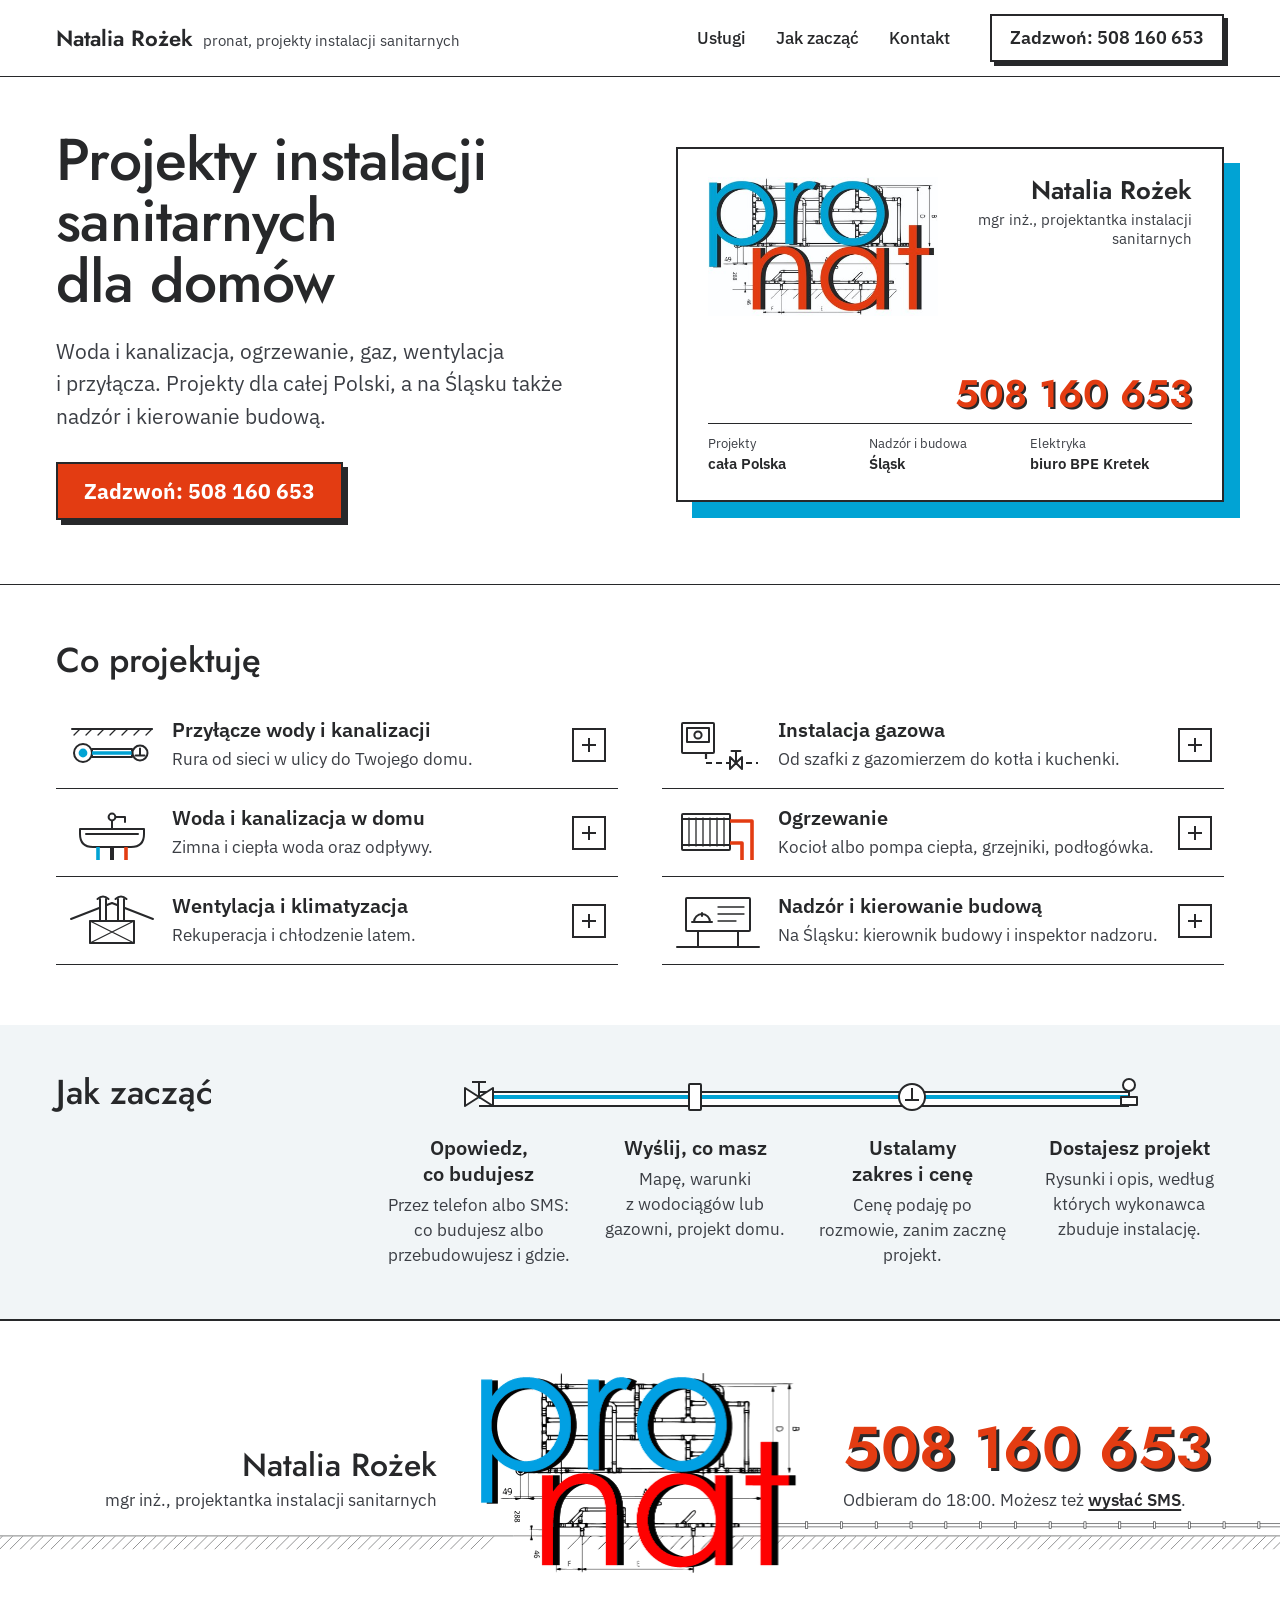
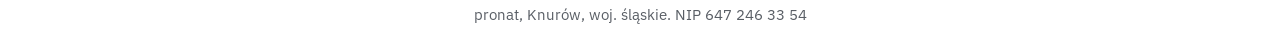
<file: wizytowka/index.html>
<!doctype html>
<html lang="pl">
<head>
<meta charset="utf-8">
<meta name="robots" content="noindex, nofollow">
<meta name="viewport" content="width=device-width, initial-scale=1, viewport-fit=cover">
<title>Wizytówka: propozycja strony pronat</title>
<link rel="preconnect" href="https://fonts.googleapis.com">
<link rel="preconnect" href="https://fonts.gstatic.com" crossorigin>
<link rel="stylesheet" href="https://fonts.googleapis.com/css2?family=IBM+Plex+Sans:wght@400;500;600;700&amp;family=Jost:wght@500;600&amp;display=swap">
<style>

body{margin:0;background:#ffffff}
@media (pointer:coarse){ html,body{overscroll-behavior-x:none} }
.pn{--ink:#27282A;--ink2:#3B3E44;--cold:#01A3D4;--hot:#E33C12;--soft:#F1F5F7;--rule:#27282A;
  --head:'Jost','Century Gothic','Avenir Next',sans-serif;--body:'IBM Plex Sans','Segoe UI',system-ui,sans-serif;
  --gx:clamp(20px,4.4vw,64px);
  font-family:var(--body);font-size:19px;line-height:1.55;color:var(--ink);background:#ffffff;-webkit-font-smoothing:antialiased;text-rendering:optimizeLegibility}
.pn *{box-sizing:border-box}
.pn a{color:var(--ink)}
.pn h1,.pn h2,.pn h3{text-wrap:balance}
.wrap{max-width:1312px;margin:0 auto;padding-left:max(var(--gx),env(safe-area-inset-left,0px));padding-right:max(var(--gx),env(safe-area-inset-right,0px))}
.pn :focus-visible{outline:3px solid var(--ink);outline-offset:3px}
.pn .btn:focus-visible{outline-color:var(--hot)}

/* header: logo with her name, three places, the phone as a real button */
.top{border-bottom:1px solid var(--rule)}
.top__in{display:flex;align-items:center;gap:28px;min-height:84px}
.brand{display:inline-flex;align-items:center;gap:14px;min-height:48px;text-decoration:none}
.brand img{display:block;height:58px;width:auto}
.brand__who{display:flex;flex-direction:column;line-height:1.25}
.brand__who b{font-weight:600;font-size:17px}
.brand__who span{font-size:15px;color:var(--ink2)}
.nav{display:flex;gap:6px;margin-left:auto}
.nav a{display:inline-flex;align-items:center;min-height:44px;padding:0 12px;font-size:17px;font-weight:500;text-decoration:none}
.nav a:hover{text-decoration:underline;text-decoration-thickness:2px;text-underline-offset:6px;text-decoration-color:var(--hot)}
.call-s{display:inline-flex;align-items:center;gap:8px;min-height:48px;padding:0 18px;border:2px solid var(--ink);background:#ffffff;
  font-weight:600;font-size:18px;text-decoration:none;box-shadow:4px 4px 0 var(--ink);transition:transform .15s,box-shadow .15s}
.call-s:hover{transform:translate(2px,2px);box-shadow:2px 2px 0 var(--ink)}
.call-s small{font-size:14px;font-weight:500;color:var(--ink2)}
.call-s,.nav a{white-space:nowrap}
.pn .inl{padding-block:10px}
@media (max-width:1100px){ .brand__who span{display:none} }
@media (max-width:900px){ .nav{display:none} .call-s{margin-left:auto} }
.call-s span:first-child{margin-right:-8px}
@media (max-width:760px){ .call-s__n{display:none} .call-s span:first-child{margin-right:0} .call-s{font-size:19px} }

/* the call: graphite button on the logo's red hard shadow; pressing slides it onto the shadow */
.btn{display:inline-flex;align-items:center;justify-content:center;gap:14px;min-height:58px;padding:14px 26px;border:2px solid var(--ink);
  background:var(--ink);color:#ffffff !important;font-family:var(--body);font-weight:600;font-size:20px;line-height:1.15;text-decoration:none;
  box-shadow:7px 7px 0 var(--hot);transition:transform .15s,box-shadow .15s}
.btn:hover{transform:translate(3px,3px);box-shadow:4px 4px 0 var(--hot)}
.btn:active{transform:translate(7px,7px);box-shadow:0 0 0 var(--hot)}
.btn small{font-size:15px;font-weight:500;padding-left:14px;border-left:1px solid rgba(255,255,255,.5)}

/* a dimension line under a key phrase: thin line, end ticks (her logo is letters over a measured drawing) */
.dim{position:relative;display:inline-block;padding-bottom:.2em}
.dim i{position:absolute;left:0;right:0;bottom:0;height:1px;background:var(--ink)}
.dim i::before,.dim i::after{content:"";position:absolute;top:-6px;width:1px;height:13px;background:var(--ink)}
.dim i::before{left:0}.dim i::after{right:0}

/* pipe samples, the drawing's legend */
.sw{display:inline-flex;gap:4px;flex:none}
.sw svg{display:block}


/* the drawing (same rules as the vision 4 site) */
.dr{--sw:1;--lw:1;font-family:var(--body);display:block;width:100%;height:auto}
.dr .ln{fill:none;stroke:var(--ink);stroke-width:calc(var(--lw)*1.1px);stroke-linecap:butt;stroke-linejoin:round}
.dr .ln-m{stroke-width:calc(var(--lw)*1.5px)}
.dr .ln-t{stroke-width:calc(var(--lw)*2.4px)}
.dr .ln-h{stroke-width:calc(var(--lw)*.8px);opacity:.75}
.dr .dd{stroke-dasharray:22 5 3 5}
.dr .dm,.dr .dm-e{stroke-width:calc(var(--lw)*.9px)}
.dr .dm-e{opacity:.8}
.dr .ah{fill:var(--ink)}
.dr .tx{font-weight:500;font-size:19px;fill:var(--ink);paint-order:stroke;stroke:#ffffff;stroke-width:5px;stroke-linejoin:round}
.dr .lb-s{font-size:17px}
.dr .hf{fill:url(#hatch);stroke:none}
.dr .hf-l{fill:url(#hatchL)}
.dr .po,.dr .pw,.dr .pc{fill:none;stroke-linecap:butt;stroke-linejoin:round}
.dr .po{stroke:var(--ink)}
.dr .pw{stroke:#ffffff}
.dr .pc.cold{stroke:var(--cold)}
.dr .pc.hot{stroke:var(--hot)}
.dr .pc.sew{stroke:var(--ink)}
.dr .gl{fill:none;stroke:var(--ink);stroke-dasharray:11 7;stroke-linecap:butt;stroke-linejoin:round}
.dr .gl-base{opacity:.28}
.dr .rg{fill:#ffffff;stroke:var(--ink);stroke-width:calc(var(--lw)*1px)}
.dr .vl{fill:#ffffff;stroke:var(--ink);stroke-width:calc(var(--lw)*1.3px);stroke-linejoin:round}
.dr .vs{fill:none;stroke:var(--ink);stroke-width:calc(var(--lw)*1.3px)}
.dr .mt{fill:#ffffff;stroke:var(--ink);stroke-width:calc(var(--lw)*1.5px)}
.dr .pt,.dr .wwf{fill:#ffffff;stroke:none}
.dr .wf{fill:#ffffff}
.dr .dct{fill:none}
.dr .air{stroke-width:calc(var(--lw)*.9px)}
.dr .el{stroke-width:calc(var(--lw)*1.4px)}
.dr .el-t{stroke-width:calc(var(--lw)*1.1px)}
.dr .mfill.cold{fill:var(--cold)}
.dr .mfill.sew,.dr .mfill.gas,.dr .mfill.elec{fill:var(--ink)}
.dr .leads path{fill:none;stroke:var(--ink);stroke-width:1.3px}
.dr .leads circle{fill:var(--ink)}
.dr .chain path{fill:none;stroke:var(--ink);stroke-width:1.4px}
.dr .chain text{font-weight:600;font-size:21px;fill:var(--ink);paint-order:stroke;stroke:#ffffff;stroke-width:6px;stroke-linejoin:round}
.dr .note circle{fill:var(--ink)}
.dr .note path{fill:none;stroke:var(--ink);stroke-width:1.3px}
.dr .note text{font-weight:600;font-size:20px;fill:var(--ink);paint-order:stroke;stroke:#ffffff;stroke-width:6px;stroke-linejoin:round}
.dr [data-part]{transition:opacity .24s cubic-bezier(.33,1,.68,1)}
.dr[data-focus] [data-part]{opacity:.13}
.dr[data-focus="conn"] [data-part~="conn"],.dr[data-focus="gas"] [data-part~="gas"],.dr[data-focus="water"] [data-part~="water"],
.dr[data-focus="heat"] [data-part~="heat"],.dr[data-focus="vent"] [data-part~="vent"],.dr[data-focus="elec"] [data-part~="elec"],
.dr[data-focus="site"] [data-part~="site"]{opacity:1}
@media (prefers-reduced-motion:reduce){ .pn *{transition:none !important;animation:none !important} }

/* tokens the shared parts need beyond .pn */
.pn{--ink3:#5A5F66;--paper:#ffffff;--gl:max(var(--gx),env(safe-area-inset-left,0px));--gr:max(var(--gx),env(safe-area-inset-right,0px));--t-micro:160ms;--ease-out:cubic-bezier(.33,1,.68,1)}
/* ---------- pipe run: the steps sit on one pipe, each on a fitting from the drawing (copied into the other visions' boards) ---------- */
/* Round 5: the pipe is one segment from each fitting to the next (none after the last), so it never runs on past the
   last step into empty space („się urywa”); when it comes into view (reveal.js adds .in) the water runs segment by segment
   and each fitting pops in as the water reaches it. Without the script everything is drawn and full. */
.run{position:relative;display:grid;grid-template-columns:repeat(4,minmax(0,1fr));gap:0 28px;max-width:1200px;margin:36px auto 0;padding:0;list-style:none;text-align:center}
.run li{position:relative;display:flex;flex-direction:column;align-items:center;min-width:0}
.run li:not(:last-child)::before,.run li:not(:last-child)::after{content:"";position:absolute;left:50%;width:calc(100% + 28px)}
.run li:not(:last-child)::before{top:16px;height:12px;border-top:2px solid var(--ink);border-bottom:2px solid var(--ink);background:#fff}
.run li:not(:last-child)::after{top:20px;height:4px;background:var(--cold);transform-origin:0 50%}
.run__fit{position:relative;z-index:1;display:block;width:44px;height:44px;overflow:visible}
.run__fit path,.run__fit rect,.run__fit circle{fill:none;stroke:var(--ink);stroke-width:2;stroke-linejoin:round}
.run__fit .f-b{fill:#fff}
.run h3{margin:16px 0 0;font-size:20px;font-weight:600;line-height:1.3}
.run p{margin:6px 0 0;max-width:19em;font-size:17px;line-height:1.45;color:var(--ink2)}
.run--who li > p:not(.run__who){margin-bottom:12px}
.run .run__who{margin-top:auto;padding:3px 12px;border:1px solid var(--ink);border-radius:14px;font-size:15px;font-weight:600;color:var(--ink)}   /* who does it: one line for all four */
.js .run li::after{transition:transform .5s linear}
.js .run:not(.in) li::after{transform:scaleX(0)}
.js .run.in li:nth-child(1)::after{transition-delay:.2s}
.js .run.in li:nth-child(2)::after{transition-delay:.75s}
.js .run.in li:nth-child(3)::after{transition-delay:1.3s}
.js .run .run__fit{transition:opacity .2s linear,scale .4s cubic-bezier(.34,1.56,.64,1)}
.js .run:not(.in) .run__fit{opacity:0;scale:.5}
.js .run.in li:nth-child(2) .run__fit{transition-delay:.7s}
.js .run.in li:nth-child(3) .run__fit{transition-delay:1.25s}
.js .run.in li:nth-child(4) .run__fit{transition-delay:1.8s}
@media (max-width:860px){
  .run{grid-template-columns:1fr;gap:16px;max-width:520px;margin-top:24px;text-align:left}
  .run li{display:grid;grid-template-columns:40px minmax(0,1fr) auto;column-gap:14px;align-items:start}
  .run li:not(:last-child)::before,.run li:not(:last-child)::after{left:14px;top:20px;width:12px;height:calc(100% + 16px)}
  .run li:not(:last-child)::before{border:0;border-left:2px solid var(--ink);border-right:2px solid var(--ink)}
  .run li:not(:last-child)::after{left:18px;width:4px;transform-origin:50% 0}
  .js .run:not(.in) li::after{transform:scaleY(0)}
  .run__fit{grid-column:1;grid-row:1 / span 2;width:40px;height:40px;transform:rotate(90deg)}
  .run li:last-child .run__fit{transform:none}
  .run h3{grid-column:2 / span 2;margin:8px 0 0;font-size:18px}
  .run--who h3{grid-column:2}
  .run li > p{grid-column:2 / span 2;margin:2px 0 0;max-width:none;font-size:16px}
  .run--who li > p:not(.run__who){margin-bottom:0}
  .run .run__who{grid-column:3;grid-row:1;align-self:start;margin:7px 0 0;white-space:nowrap;font-size:14px}
}

/* ---------- groups that rise in one after another as they come into view (data-rv, reveal.js) ---------- */
.js [data-rv] > *{transition:opacity .45s var(--ease-out),translate .6s var(--ease-out)}
.js [data-rv]:not(.in) > *{opacity:0;translate:0 18px}
.js [data-rv].in > :nth-child(2){transition-delay:.07s}
.js [data-rv].in > :nth-child(3){transition-delay:.14s}
.js [data-rv].in > :nth-child(4){transition-delay:.21s}
.js [data-rv].in > :nth-child(5){transition-delay:.28s}
.js [data-rv].in > :nth-child(6){transition-delay:.35s}

/* ---------- footer banner: her logo, its drawing carried out to both edges, the number once (copied into the other visions' boards) ---------- */
.fb{position:relative;overflow:hidden;padding-block:52px calc(24px + env(safe-area-inset-bottom,0px));padding-left:var(--gl);padding-right:var(--gr);border-top:2px solid var(--ink);background:var(--paper)}
.fb__row{--L:200px;display:grid;grid-template-columns:minmax(0,1fr) auto minmax(0,1fr);column-gap:44px;max-width:1320px;margin:0 auto}
.fb__logo{width:calc(var(--L) * 1.5923);height:var(--L)}
.fb__draw{display:block;width:100%;height:100%;overflow:visible}
.fb__ln{fill:none;stroke:var(--ink);stroke-width:3}
.fb__ht{stroke-width:2.6}
.fb__col rect{fill:#fff;stroke:var(--ink);stroke-width:3}
.fb__who,.fb__call{height:calc(var(--L) * .72);display:flex;flex-direction:column;justify-content:flex-end;padding-bottom:4px;min-width:0}
.fb__who{align-items:flex-end;text-align:right}
.fb__who h2{margin:0;font-family:var(--head);font-weight:500;font-size:32px;line-height:1.1}
.fb__who p{margin:6px 0 0;color:var(--ink2);font-size:17px;line-height:1.4}
.fb .bignum{align-self:flex-start;display:inline-block;font-family:var(--head);font-weight:600;font-size:clamp(44px,4.6vw,66px);line-height:1;letter-spacing:.01em;white-space:nowrap;
  color:var(--hot);text-decoration:none;text-shadow:.055em .045em 0 var(--ink)}
.fb__call p{margin:12px 0 0;color:var(--ink2);font-size:17px;line-height:1.4}
.fb__sms{color:var(--ink);font-weight:600;text-decoration-thickness:2px;text-underline-offset:.2em;padding-block:12px}
.fb__fine{margin:30px 0 0;text-align:center;font-size:15px;color:var(--ink3)}
@media (max-width:999px){
  .fb{padding-block:30px calc(20px + env(safe-area-inset-bottom,0px))}
  .fb__row{--L:132px;grid-template-columns:1fr;justify-items:center;row-gap:14px;text-align:center}
  .fb__logo{order:-1}
  .fb__who,.fb__call{height:auto;align-items:center;text-align:center;padding:0}
  .fb__who h2{font-size:28px}
  .fb .bignum{align-self:center;font-size:46px}
  .fb__fine{margin-top:22px}
}


/* service pictograms: the fixtures of the drawing, small */
.pic{display:block;flex:none;width:88px;height:56px;overflow:visible}
.pic path,.pic rect,.pic circle{fill:none;stroke:var(--ink);stroke-width:2;stroke-linejoin:round;stroke-linecap:round}
.pic .w{fill:#ffffff}
.pic .ko{fill:#ffffff;stroke:none}
.pic .t{stroke-width:1.3}
.pic .k{fill:var(--cold);stroke:none}
.pic .c{stroke:var(--cold);stroke-width:3.6;stroke-linecap:butt}
.pic .h{stroke:var(--hot);stroke-width:3.6;stroke-linecap:butt}
.pic .s{stroke-width:4;stroke-linecap:butt}
.pic .g{stroke-dasharray:6 4;stroke-linecap:butt;stroke-width:2.2}

/* vision 3's own call: the logo red with the graphite hard shadow, white bold large text (4.27:1, large text) */
.btn{background:var(--hot);box-shadow:5px 5px 0 var(--ink);font-weight:700;font-size:21px}
.btn:hover{box-shadow:3px 3px 0 var(--ink)}
.btn:active{box-shadow:0 0 0 var(--ink)}
.btn:focus-visible{outline-color:var(--ink)}
.top__in{min-height:76px}
.top__name{margin:0;display:flex;align-items:baseline;gap:10px;font-size:18px}
.top__name b{font-family:var(--head);font-weight:600;font-size:22px}
.top__name span{font-size:15px;color:var(--ink2)}
.hero{padding-block:52px 64px}
.hero__grid{display:grid;grid-template-columns:minmax(0,6fr) minmax(0,6fr);gap:40px 72px;align-items:center}
.hero h1{margin:0;font-family:var(--head);font-weight:500;font-size:clamp(40px,4.6vw,66px);line-height:1.04;letter-spacing:-.015em}
.lead{margin:22px 0 0;font-size:21px;color:var(--ink2);max-width:28em}
.cta{display:flex;flex-wrap:wrap;align-items:center;gap:16px 28px;margin-top:30px}
.sms{display:inline-flex;align-items:center;min-height:48px;font-weight:600;font-size:19px;text-decoration-thickness:2px;text-underline-offset:5px}
.hours{margin:14px 0 0;font-size:16px;color:var(--ink2)}
/* the business card: the shape of a real one (85 x 55 mm), her logo top left, the facts in its corners */
.bc{position:relative;aspect-ratio:85/55;max-width:100%;display:grid;grid-template-columns:minmax(0,1fr) minmax(0,1fr);grid-template-rows:auto 1fr auto;
  gap:10px 24px;padding:28px 30px 26px;border:2px solid var(--ink);background:#ffffff;box-shadow:16px 16px 0 var(--cold)}
.bc__logo{grid-column:1;grid-row:1 / span 2;width:100%;max-width:250px;height:auto;align-self:start}
.bc__who{grid-column:2;grid-row:1;display:flex;flex-direction:column;gap:4px;text-align:right}
.bc__who b{font-family:var(--head);font-weight:600;font-size:clamp(22px,2vw,30px);line-height:1.1}
.bc__who span{font-size:15px;color:var(--ink2);line-height:1.3}
.bc__tel{grid-column:2;grid-row:2;align-self:end;justify-self:end;font-family:var(--head);font-weight:600;font-size:clamp(30px,3vw,44px);line-height:1;color:var(--hot);text-shadow:.055em .045em 0 var(--ink);white-space:nowrap}
.bc__area{grid-column:1 / span 2;grid-row:3;display:grid;grid-template-columns:repeat(3,minmax(0,1fr));margin:0;border-top:1px solid var(--rule)}
.bc__area div{padding-top:10px}
.bc__area dt{font-size:13px;color:var(--ink2)}
.bc__area dd{margin:0;font-weight:600;font-size:15px;line-height:1.3}

.sec{border-top:1px solid var(--rule);padding-block:56px 60px}
.sec__head{display:flex;flex-wrap:wrap;align-items:baseline;gap:8px 28px;margin-bottom:22px}
.sec h2,.how h2{margin:0;font-family:var(--head);font-weight:500;font-size:clamp(30px,2.7vw,40px);line-height:1.1}
.sec__head p{margin:0;font-size:17px;color:var(--ink2)}
.svcs{display:grid;grid-template-columns:repeat(2,minmax(0,1fr));column-gap:44px;align-items:start}
.svc{appearance:none;width:100%;display:grid;grid-template-columns:auto minmax(0,1fr) 34px;align-items:center;gap:16px;min-height:88px;padding:14px 12px;
  border:0;border-bottom:1px solid var(--rule);background:none;color:var(--ink);font:inherit;text-align:left;cursor:pointer;transition:background-color .2s cubic-bezier(.33,1,.68,1)}
.svc .pic{width:88px;height:56px;transition:translate .25s cubic-bezier(.33,1,.68,1)}
.svc__t{display:flex;flex-direction:column;gap:3px}
.svc__t b{font-weight:600;font-size:20px;line-height:1.3}
.svc__t span{font-size:17px;color:var(--ink2)}
.tog{position:relative;width:34px;height:34px;border:2px solid var(--ink);background:#ffffff;transition:background-color .15s}
.tog::before,.tog::after{content:"";position:absolute;left:50%;top:50%;width:14px;height:2px;background:var(--ink);transform:translate(-50%,-50%)}
.tog::after{transform:translate(-50%,-50%) rotate(90deg);transition:transform .2s}
@media (hover:hover) and (pointer:fine){
  .svc:hover{background:#F7FAFB}
  .svc:hover .pic{translate:3px 0}
  .svc:hover .svc__t b{text-decoration:underline;text-decoration-thickness:2px;text-underline-offset:5px;text-decoration-color:var(--hot)}
}
/* the open service: same tint as its panel, a pointer from the panel up to it, the toggle becomes a minus */
.svc.is-on{background:var(--soft)}
.svc.is-on .tog{background:var(--ink)}
.svc.is-on .tog::before,.svc.is-on .tog::after{background:#ffffff}
.svc.is-on .tog::after{transform:translate(-50%,-50%) rotate(0deg)}
.svc-panel{grid-column:1 / -1;position:relative;margin:14px 0 18px}
.svc-panel::before{content:"";position:absolute;z-index:2;top:-9px;left:calc(var(--nx,60px) - 10px);width:18px;height:18px;background:var(--soft);
  border-left:2px solid var(--ink);border-top:2px solid var(--ink);transform:rotate(45deg);transition:left .3s cubic-bezier(.33,1,.68,1)}
.svc-panel__in{position:relative;overflow:hidden;background:var(--soft);border:2px solid var(--ink);box-shadow:8px 8px 0 var(--cold);padding:22px 26px 24px}
.sp__head{display:flex;align-items:flex-start;justify-content:space-between;gap:16px}
.sp__head h3{margin:2px 0 0;font-family:var(--head);font-weight:500;font-size:28px;line-height:1.15}
.sp__x{appearance:none;flex:none;display:inline-flex;align-items:center;min-height:46px;padding:0 14px 0 16px;border:2px solid var(--ink);background:#ffffff;color:var(--ink);
  font:600 17px/1 var(--body);cursor:pointer;box-shadow:3px 3px 0 var(--ink);transition:transform .15s,box-shadow .15s}
.sp__x span{font-size:26px;font-weight:400;line-height:0;margin-left:7px}
.sp__x:hover{transform:translate(2px,2px);box-shadow:1px 1px 0 var(--ink)}
.sp__g{display:grid;grid-template-columns:repeat(3,minmax(0,1fr));gap:16px 36px;margin-top:16px}
.sp__g h4{margin:0 0 4px;font-size:16px;font-weight:600;color:var(--ink2)}
.sp__g p{margin:0;font-size:18px;line-height:1.5}
.sp__g .ticks li{font-size:18px}
.ticks{margin:0;padding:0;list-style:none}
.ticks li{position:relative;padding:2px 0 6px 26px;font-size:17px}
.ticks li::before{content:"";position:absolute;left:1px;top:.5em;width:11px;height:11px;border:2px solid var(--ink);background:var(--cold)}

.how{background:var(--soft);padding-block:48px 52px}
.how__grid{display:grid;grid-template-columns:minmax(0,3fr) minmax(0,9fr);gap:20px 48px;align-items:start}
.how .run{margin-top:2px}                       /* the shared pipe run (common.RUN), beside the heading */

@media (max-width:1100px){
  .hero__grid{grid-template-columns:minmax(0,1fr)}
  .how__grid{grid-template-columns:minmax(0,1fr)}
  .bc{max-width:620px}
}
@media (max-width:760px){
  .pn{font-size:18px}
  .top__in{min-height:64px;gap:12px}
  .top__name span{display:none}
  .call-s{background:var(--hot);color:#ffffff !important;box-shadow:3px 3px 0 var(--ink);padding:0 16px;font-weight:700}
  .hero{padding-block:18px 36px}
  .hero__grid{gap:28px}
  .bc{order:-1;padding:16px 16px 14px;box-shadow:8px 8px 0 var(--cold);margin-right:8px;aspect-ratio:auto;gap:10px 12px;grid-template-columns:auto minmax(0,1fr)}
  .bc__logo{grid-row:1;max-width:118px}
  .bc__tel{grid-column:1 / span 2;grid-row:2;justify-self:start}
  .bc__area{grid-row:3}
  .bc__who b{font-size:20px}
  .bc__who span{font-size:13px}
  .bc__tel{font-size:28px}
  .bc__area dd{font-size:14px}
  .hero h1{font-size:34px}
  .lead{font-size:18px;margin-top:14px}
  .cta{margin-top:22px}
  .btn{width:100%}
  .sec{padding-block:40px 40px}
  .sec__head p{display:none}
  .svcs{grid-template-columns:minmax(0,1fr)}
  .svc{min-height:64px;padding:10px 6px;gap:12px}
  .svc .pic{width:72px;height:46px}
  .svc__t b{font-size:18px}
  .svc__t span{display:none}
  .svc-panel{margin:10px 0 12px}
  .svc-panel__in{padding:16px 16px 18px;box-shadow:5px 5px 0 var(--cold)}
  .sp__head h3{font-size:22px}
  .sp__x{padding:0 12px 0 14px}
  .sp__g{grid-template-columns:minmax(0,1fr);gap:12px;margin-top:12px}
  .sp__g p,.sp__g .ticks li{font-size:17px}
  .how{padding-block:36px 40px}
}

</style>
</head>
<body>

<div class="pn">
<header class="top"><div class="wrap top__in">
<p class="top__name"><b>Natalia Rożek</b> <span>pronat, projekty instalacji sanitarnych</span></p>
<nav class="nav" aria-label="Strona"><a href="#uslugi">Usługi</a><a href="#jak">Jak zacząć</a><a href="#kontakt">Kontakt</a></nav>
<a class="call-s" href="tel:+48508160653"><span>Zadzwoń</span><span class="call-s__n">: 508 160 653</span></a>
</div></header>
<main>
<section class="hero" aria-labelledby="h1"><div class="wrap hero__grid">
<div class="hero__txt">
<h1 id="h1">Projekty instalacji sanitarnych dla domów</h1>
<p class="lead">Woda i&nbsp;kanalizacja, ogrzewanie, gaz, wentylacja i&nbsp;przyłącza. Projekty dla całej Polski, a&nbsp;na Śląsku także nadzór i&nbsp;kierowanie budową.</p>
<div class="cta"><a class="btn" href="tel:+48508160653">Zadzwoń: 508 160 653</a></div>
</div>
<div class="bc" role="img" aria-label="Wizytówka: pronat, Natalia Rożek, mgr inż., projektantka instalacji sanitarnych, telefon 508 160 653, Knurów">
<img class="bc__logo" src="img/logo.jpg" alt="" width="300" height="182">
<div class="bc__who"><b>Natalia Rożek</b><span>mgr inż., projektantka instalacji sanitarnych</span></div>
<div class="bc__tel">508 160 653</div>
<dl class="bc__area"><div><dt>Projekty</dt><dd>cała Polska</dd></div><div><dt>Nadzór i&nbsp;budowa</dt><dd>Śląsk</dd></div><div><dt>Elektryka</dt><dd>biuro BPE Kretek</dd></div></dl>
</div>
</div></section>

<section class="sec" id="uslugi" aria-labelledby="h-svc"><div class="wrap">
<div class="sec__head"><h2 id="h-svc">Co projektuję</h2></div>
<div class="svcs"><button type="button" class="svc" data-svc="conn" aria-expanded="false" aria-controls="svc-panel"><svg class="pic" viewBox="0 0 88 56" aria-hidden="true" focusable="false"><path d="M4 12H84"></path><path class="t" d="M12 12l-6 6M24 12l-6 6M36 12l-6 6M48 12l-6 6M60 12l-6 6M72 12l-6 6M84 12l-6 6"></path><circle class="w" cx="15" cy="36" r="9"></circle><circle class="k" cx="15" cy="36" r="4.4"></circle><path class="w" d="M24 32H64V40H24Z"></path><path class="c" d="M24 36H64"></path><circle class="w" cx="72" cy="36" r="7.5"></circle><path d="M67.5 38.5H76.5M72 38.5V31.5"></path></svg><span class="svc__t"><b>Przyłącze wody i&nbsp;kanalizacji</b><span>Rura od sieci w&nbsp;ulicy do Twojego domu.</span></span><span class="tog" aria-hidden="true"></span></button><button type="button" class="svc" data-svc="gas" aria-expanded="false" aria-controls="svc-panel"><svg class="pic" viewBox="0 0 88 56" aria-hidden="true" focusable="false"><rect class="w" x="8" y="6" width="32" height="30" rx="1"></rect><rect x="13" y="11" width="22" height="14"></rect><circle cx="24" cy="18" r="3.6"></circle><path class="g" d="M32 36V46H84"></path><path class="w" d="M56 40L68 52V40L56 52Z"></path><path d="M62 46V34M57.5 34H66.5"></path></svg><span class="svc__t"><b>Instalacja gazowa</b><span>Od szafki z&nbsp;gazomierzem do kotła i&nbsp;kuchenki.</span></span><span class="tog" aria-hidden="true"></span></button><button type="button" class="svc" data-svc="water" aria-expanded="false" aria-controls="svc-panel"><svg class="pic" viewBox="0 0 88 56" aria-hidden="true" focusable="false"><path class="w" d="M12 24H76V29Q76 42 63 42H25Q12 42 12 29Z"></path><path d="M18 29H70"></path><path d="M44 24V12H57V17"></path><circle class="w" cx="44" cy="12" r="3.4"></circle><path class="c" d="M30 42V55"></path><path class="h" d="M58 42V55"></path><path class="s" d="M44 42V55"></path></svg><span class="svc__t"><b>Woda i&nbsp;kanalizacja w&nbsp;domu</b><span>Zimna i&nbsp;ciepła woda oraz odpływy.</span></span><span class="tog" aria-hidden="true"></span></button><button type="button" class="svc" data-svc="heat" aria-expanded="false" aria-controls="svc-panel"><svg class="pic" viewBox="0 0 88 56" aria-hidden="true" focusable="false"><rect class="w" x="8" y="9" width="48" height="36" rx="1"></rect><path class="t" d="M15 13V41M22 13V41M29 13V41M36 13V41M43 13V41M50 13V41"></path><path d="M8 14H56M8 40H56"></path><path class="h" d="M56 16H78V55"></path><path class="h" d="M56 38H68V55"></path></svg><span class="svc__t"><b>Ogrzewanie</b><span>Kocioł albo pompa ciepła, grzejniki, podłogówka.</span></span><span class="tog" aria-hidden="true"></span></button><button type="button" class="svc" data-svc="vent" aria-expanded="false" aria-controls="svc-panel"><svg class="pic" viewBox="0 0 88 56" aria-hidden="true" focusable="false"><path d="M3 26L44 10L85 26"></path><rect class="ko" x="31" y="4" width="8" height="24"></rect><rect class="ko" x="49" y="4" width="8" height="24"></rect><path d="M32 28V6M38 28V6M50 28V6M56 28V6"></path><path d="M29.5 6Q35 1 40.5 6M47.5 6Q53 1 58.5 6"></path><rect class="w" x="22" y="28" width="44" height="22"></rect><path class="t" d="M22 28L66 50M66 28L22 50"></path></svg><span class="svc__t"><b>Wentylacja i&nbsp;klimatyzacja</b><span>Rekuperacja i&nbsp;chłodzenie latem.</span></span><span class="tog" aria-hidden="true"></span></button><button type="button" class="svc" data-svc="site" aria-expanded="false" aria-controls="svc-panel"><svg class="pic" viewBox="0 0 88 56" aria-hidden="true" focusable="false"><path d="M3 54H85"></path><path d="M24 38V54M64 38V54"></path><rect class="w" x="12" y="5" width="64" height="33" rx="1"></rect><path d="M18 29H38M20 29a8 8 0 0 1 16 0M28 20V23"></path><path class="t" d="M44 14H70M44 21H70M44 28H62"></path></svg><span class="svc__t"><b>Nadzór i&nbsp;kierowanie budową</b><span>Na Śląsku: kierownik budowy i&nbsp;inspektor nadzoru.</span></span><span class="tog" aria-hidden="true"></span></button>
<div class="svc-panel" id="svc-panel" role="region" aria-labelledby="svc-panel-t" hidden><div class="svc-panel__in"></div></div>
</div>
<div class="svc-src" hidden><div data-svc-c="conn"><div class="sp__head"><h3>Przyłącze wody i&nbsp;kanalizacji</h3><button type="button" class="sp__x">Zamknij<span aria-hidden="true"> ×</span></button></div><div class="sp__g"><div><h4>Kiedy potrzebny projekt</h4><p>Gdy budujesz dom albo podłączasz stary dom do sieci w&nbsp;ulicy.</p></div><div><h4>Co dostajesz</h4><p>Plan przyłączy na mapie, zgodny z&nbsp;warunkami z&nbsp;wodociągów. Z&nbsp;nim zgłaszasz budowę.</p></div><div><h4>Co przygotować na rozmowę</h4><ul class="ticks"><li>Dokument własności działki.</li><li>Warunki i&nbsp;mapę, jeśli już je masz.</li><li>Rzut parteru.</li></ul></div></div></div><div data-svc-c="gas"><div class="sp__head"><h3>Instalacja gazowa</h3><button type="button" class="sp__x">Zamknij<span aria-hidden="true"> ×</span></button></div><div class="sp__g"><div><h4>Kiedy potrzebny projekt</h4><p>Gdy chcesz ogrzewać dom gazem albo gotować na gazie.</p></div><div><h4>Co dostajesz</h4><p>Projekt instalacji od szafki do kotła i&nbsp;kuchenki. Według niego buduje instalator, a&nbsp;gazownia montuje gazomierz.</p></div><div><h4>Co przygotować na rozmowę</h4><ul class="ticks"><li>Warunki z&nbsp;PSG, jeśli już je masz.</li><li>Rzut domu.</li><li>Jaki kocioł i&nbsp;kuchenkę planujesz.</li></ul></div></div></div><div data-svc-c="water"><div class="sp__head"><h3>Woda i&nbsp;kanalizacja w&nbsp;domu</h3><button type="button" class="sp__x">Zamknij<span aria-hidden="true"> ×</span></button></div><div class="sp__g"><div><h4>Kiedy potrzebny projekt</h4><p>Gdy budujesz dom albo przebudowujesz łazienkę lub kuchnię.</p></div><div><h4>Co dostajesz</h4><p>Rysunki rur na każdym piętrze, średnice z&nbsp;obliczeń i&nbsp;opis dla wykonawcy.</p></div><div><h4>Co przygotować na rozmowę</h4><ul class="ticks"><li>Projekt domu albo rzuty pomieszczeń.</li><li>Gdzie mają stać wanna, prysznic, umywalki i&nbsp;zlew.</li></ul></div></div></div><div data-svc-c="heat"><div class="sp__head"><h3>Ogrzewanie</h3><button type="button" class="sp__x">Zamknij<span aria-hidden="true"> ×</span></button></div><div class="sp__g"><div><h4>Kiedy potrzebny projekt</h4><p>Gdy budujesz dom albo wymieniasz źródło ciepła, na przykład kocioł na pompę ciepła.</p></div><div><h4>Co dostajesz</h4><p>Obliczenie, ile ciepła potrzebuje każdy pokój, dobór źródła ciepła i&nbsp;grzejników, rysunki rur.</p></div><div><h4>Co przygotować na rozmowę</h4><ul class="ticks"><li>Rzuty domu.</li><li>Czym chcesz grzać, jeśli już wiesz.</li></ul></div></div></div><div data-svc-c="vent"><div class="sp__head"><h3>Wentylacja i&nbsp;klimatyzacja</h3><button type="button" class="sp__x">Zamknij<span aria-hidden="true"> ×</span></button></div><div class="sp__g"><div><h4>Kiedy potrzebny projekt</h4><p>Gdy budujesz szczelny, energooszczędny dom albo chcesz chłodzić pokoje latem.</p></div><div><h4>Co dostajesz</h4><p>Dobór rekuperatora i&nbsp;ilości powietrza dla każdego pokoju, trasy kanałów i&nbsp;miejsce na klimatyzator.</p></div><div><h4>Co przygotować na rozmowę</h4><ul class="ticks"><li>Rzuty i&nbsp;przekrój domu.</li><li>Które pokoje chcesz chłodzić.</li></ul></div></div></div><div data-svc-c="site"><div class="sp__head"><h3>Nadzór i&nbsp;kierowanie budową</h3><button type="button" class="sp__x">Zamknij<span aria-hidden="true"> ×</span></button></div><div class="sp__g"><div><h4>Kiedy potrzebny projekt</h4><p>Gdy budujesz na Śląsku i&nbsp;potrzebujesz kierownika budowy albo inspektora nadzoru inwestorskiego.</p></div><div><h4>Co dostajesz</h4><p>Pilnuję, żeby budowa szła zgodnie z&nbsp;projektem i&nbsp;przepisami, i&nbsp;prowadzę wpisy w&nbsp;dzienniku budowy.</p></div><div><h4>Co przygotować na rozmowę</h4><ul class="ticks"><li>Pozwolenie na budowę albo zgłoszenie.</li><li>Projekt domu i&nbsp;projekty instalacji.</li><li>Planowany termin rozpoczęcia.</li></ul></div></div></div></div>
</div></section>

<section class="how" id="jak" aria-labelledby="h-how"><div class="wrap how__grid">
<h2 id="h-how">Jak zacząć</h2>
<ol class="run">
    <li><svg class="run__fit" viewBox="0 0 44 44" aria-hidden="true" focusable="false"><path class="f-b" d="M8 13L36 31V13L8 31Z"></path><path d="M22 22V7M15 7H29"></path></svg><h3>Opowiedz, co budujesz</h3><p>Przez telefon albo SMS: co budujesz albo przebudowujesz i gdzie.</p></li>
    <li><svg class="run__fit" viewBox="0 0 44 44" aria-hidden="true" focusable="false"><rect class="f-b" x="16" y="9" width="12" height="26" rx="1"></rect></svg><h3>Wyślij, co masz</h3><p>Mapę, warunki z wodociągów lub gazowni, projekt domu.</p></li>
    <li><svg class="run__fit" viewBox="0 0 44 44" aria-hidden="true" focusable="false"><circle class="f-b" cx="22" cy="22" r="13"></circle><path d="M15 25H29M22 25V13"></path></svg><h3>Ustalamy zakres i cenę</h3><p>Cenę podaję po rozmowie, zanim zacznę projekt.</p></li>
    <li><svg class="run__fit" viewBox="0 0 44 44" aria-hidden="true" focusable="false"><circle class="f-b" cx="22" cy="10" r="6"></circle><path d="M22 16V22"></path><path class="f-b" d="M14 22H30V30H14Z"></path></svg><h3>Dostajesz projekt</h3><p>Rysunki i opis, według których wykonawca zbuduje instalację.</p></li>
  </ol>
</div></section>

</main>
<footer class="fb" id="kontakt" aria-labelledby="fb-h">
  <div class="fb__row">
    <div class="fb__who">
      <h2 id="fb-h">Natalia Rożek</h2>
      <p>mgr inż., projektantka instalacji sanitarnych</p>
    </div>
    <div class="fb__logo"><svg class="fb__draw" viewBox="0 0 1648 1035" role="img" aria-label="pronat">
<path class="fb__ln" d="M-6000 843H169M1355 843H7648"></path>
<path class="fb__ln fb__ht" d="M-5976 846l-66 66M-5923 846l-66 66M-5870 846l-66 66M-5817 846l-66 66M-5764 846l-66 66M-5711 846l-66 66M-5658 846l-66 66M-5605 846l-66 66M-5552 846l-66 66M-5499 846l-66 66M-5446 846l-66 66M-5393 846l-66 66M-5340 846l-66 66M-5287 846l-66 66M-5234 846l-66 66M-5181 846l-66 66M-5128 846l-66 66M-5075 846l-66 66M-5022 846l-66 66M-4969 846l-66 66M-4916 846l-66 66M-4863 846l-66 66M-4810 846l-66 66M-4757 846l-66 66M-4704 846l-66 66M-4651 846l-66 66M-4598 846l-66 66M-4545 846l-66 66M-4492 846l-66 66M-4439 846l-66 66M-4386 846l-66 66M-4333 846l-66 66M-4280 846l-66 66M-4227 846l-66 66M-4174 846l-66 66M-4121 846l-66 66M-4068 846l-66 66M-4015 846l-66 66M-3962 846l-66 66M-3909 846l-66 66M-3856 846l-66 66M-3803 846l-66 66M-3750 846l-66 66M-3697 846l-66 66M-3644 846l-66 66M-3591 846l-66 66M-3538 846l-66 66M-3485 846l-66 66M-3432 846l-66 66M-3379 846l-66 66M-3326 846l-66 66M-3273 846l-66 66M-3220 846l-66 66M-3167 846l-66 66M-3114 846l-66 66M-3061 846l-66 66M-3008 846l-66 66M-2955 846l-66 66M-2902 846l-66 66M-2849 846l-66 66M-2796 846l-66 66M-2743 846l-66 66M-2690 846l-66 66M-2637 846l-66 66M-2584 846l-66 66M-2531 846l-66 66M-2478 846l-66 66M-2425 846l-66 66M-2372 846l-66 66M-2319 846l-66 66M-2266 846l-66 66M-2213 846l-66 66M-2160 846l-66 66M-2107 846l-66 66M-2054 846l-66 66M-2001 846l-66 66M-1948 846l-66 66M-1895 846l-66 66M-1842 846l-66 66M-1789 846l-66 66M-1736 846l-66 66M-1683 846l-66 66M-1630 846l-66 66M-1577 846l-66 66M-1524 846l-66 66M-1471 846l-66 66M-1418 846l-66 66M-1365 846l-66 66M-1312 846l-66 66M-1259 846l-66 66M-1206 846l-66 66M-1153 846l-66 66M-1100 846l-66 66M-1047 846l-66 66M-994 846l-66 66M-941 846l-66 66M-888 846l-66 66M-835 846l-66 66M-782 846l-66 66M-729 846l-66 66M-676 846l-66 66M-623 846l-66 66M-570 846l-66 66M-517 846l-66 66M-464 846l-66 66M-411 846l-66 66M-358 846l-66 66M-305 846l-66 66M-252 846l-66 66M-199 846l-66 66M-146 846l-66 66M-93 846l-66 66M-40 846l-66 66M13 846l-66 66M66 846l-66 66M1410 846l-66 66M1463 846l-66 66M1516 846l-66 66M1569 846l-66 66M1622 846l-66 66M1675 846l-66 66M1728 846l-66 66M1781 846l-66 66M1834 846l-66 66M1887 846l-66 66M1940 846l-66 66M1993 846l-66 66M2046 846l-66 66M2099 846l-66 66M2152 846l-66 66M2205 846l-66 66M2258 846l-66 66M2311 846l-66 66M2364 846l-66 66M2417 846l-66 66M2470 846l-66 66M2523 846l-66 66M2576 846l-66 66M2629 846l-66 66M2682 846l-66 66M2735 846l-66 66M2788 846l-66 66M2841 846l-66 66M2894 846l-66 66M2947 846l-66 66M3000 846l-66 66M3053 846l-66 66M3106 846l-66 66M3159 846l-66 66M3212 846l-66 66M3265 846l-66 66M3318 846l-66 66M3371 846l-66 66M3424 846l-66 66M3477 846l-66 66M3530 846l-66 66M3583 846l-66 66M3636 846l-66 66M3689 846l-66 66M3742 846l-66 66M3795 846l-66 66M3848 846l-66 66M3901 846l-66 66M3954 846l-66 66M4007 846l-66 66M4060 846l-66 66M4113 846l-66 66M4166 846l-66 66M4219 846l-66 66M4272 846l-66 66M4325 846l-66 66M4378 846l-66 66M4431 846l-66 66M4484 846l-66 66M4537 846l-66 66M4590 846l-66 66M4643 846l-66 66M4696 846l-66 66M4749 846l-66 66M4802 846l-66 66M4855 846l-66 66M4908 846l-66 66M4961 846l-66 66M5014 846l-66 66M5067 846l-66 66M5120 846l-66 66M5173 846l-66 66M5226 846l-66 66M5279 846l-66 66M5332 846l-66 66M5385 846l-66 66M5438 846l-66 66M5491 846l-66 66M5544 846l-66 66M5597 846l-66 66M5650 846l-66 66M5703 846l-66 66M5756 846l-66 66M5809 846l-66 66M5862 846l-66 66M5915 846l-66 66M5968 846l-66 66M6021 846l-66 66M6074 846l-66 66M6127 846l-66 66M6180 846l-66 66M6233 846l-66 66M6286 846l-66 66M6339 846l-66 66M6392 846l-66 66M6445 846l-66 66M6498 846l-66 66M6551 846l-66 66M6604 846l-66 66M6657 846l-66 66M6710 846l-66 66M6763 846l-66 66M6816 846l-66 66M6869 846l-66 66M6922 846l-66 66M6975 846l-66 66M7028 846l-66 66M7081 846l-66 66M7134 846l-66 66M7187 846l-66 66M7240 846l-66 66M7293 846l-66 66M7346 846l-66 66M7399 846l-66 66M7452 846l-66 66M7505 846l-66 66M7558 846l-66 66"></path>
<path class="fb__ln" d="M1337 779H7648M1337 796H7648"></path>
<g class="fb__col"><rect x="1500" y="770" width="11" height="35"></rect><rect x="1680" y="770" width="11" height="35"></rect><rect x="1860" y="770" width="11" height="35"></rect><rect x="2040" y="770" width="11" height="35"></rect><rect x="2220" y="770" width="11" height="35"></rect><rect x="2400" y="770" width="11" height="35"></rect><rect x="2580" y="770" width="11" height="35"></rect><rect x="2760" y="770" width="11" height="35"></rect><rect x="2940" y="770" width="11" height="35"></rect><rect x="3120" y="770" width="11" height="35"></rect><rect x="3300" y="770" width="11" height="35"></rect><rect x="3480" y="770" width="11" height="35"></rect><rect x="3660" y="770" width="11" height="35"></rect><rect x="3840" y="770" width="11" height="35"></rect><rect x="4020" y="770" width="11" height="35"></rect><rect x="4200" y="770" width="11" height="35"></rect><rect x="4380" y="770" width="11" height="35"></rect><rect x="4560" y="770" width="11" height="35"></rect><rect x="4740" y="770" width="11" height="35"></rect><rect x="4920" y="770" width="11" height="35"></rect><rect x="5100" y="770" width="11" height="35"></rect><rect x="5280" y="770" width="11" height="35"></rect><rect x="5460" y="770" width="11" height="35"></rect><rect x="5640" y="770" width="11" height="35"></rect><rect x="5820" y="770" width="11" height="35"></rect><rect x="6000" y="770" width="11" height="35"></rect><rect x="6180" y="770" width="11" height="35"></rect><rect x="6360" y="770" width="11" height="35"></rect><rect x="6540" y="770" width="11" height="35"></rect><rect x="6720" y="770" width="11" height="35"></rect><rect x="6900" y="770" width="11" height="35"></rect><rect x="7080" y="770" width="11" height="35"></rect><rect x="7260" y="770" width="11" height="35"></rect><rect x="7440" y="770" width="11" height="35"></rect></g>
<image href="img/logo-baner.png" x="0" y="0" width="1648" height="1035"></image>
</svg></div>
    <div class="fb__call">
      <a class="bignum" href="tel:+48508160653">508 160 653</a>
      <p>Odbieram do 18:00. Możesz też <a class="fb__sms" href="sms:+48508160653">wysłać SMS</a>.</p>
    </div>
  </div>
  <p class="fb__fine">pronat, Knurów, woj. śląskie. NIP 647 246 33 54</p>
</footer>
</div>

<script>
/* the board's logic class, run once as on the canvas */
class DCLogic { constructor() { this.props = {}; this.state = {}; } setState(s) { Object.assign(this.state, s); } }

class Component extends DCLogic {
  renderVals() { return {}; }
  componentDidMount() {
    if (window.__pnBoot) return;
    window.__pnBoot = true;
    var d = document.documentElement;
    if (window.matchMedia && matchMedia('(prefers-reduced-motion: reduce)').matches) d.classList.add('rm');
    /* one panel for all six services: it opens under the row of the one pressed (full width), tinted like it, with a
     * pointer up to it; pressing another in the same row swaps the words, in another row it moves there */
    (function () {
      var grid = document.querySelector('.svcs'), panel = document.getElementById('svc-panel');
      if (!grid || !panel) return;
      var box = panel.querySelector('.svc-panel__in'), btns = [].slice.call(grid.querySelectorAll('.svc')), src = {};
      [].slice.call(document.querySelectorAll('[data-svc-c]')).forEach(function (n) { src[n.getAttribute('data-svc-c')] = n.innerHTML; });
      var reduce = d.classList.contains('rm'), open = -1, ease = 'cubic-bezier(.33,1,.68,1)';
      btns.forEach(function (b, k) { b.style.order = String(k * 2); });
      var cols = function () { return getComputedStyle(grid).gridTemplateColumns.split(' ').filter(Boolean).length || 1; };
      var place = function (i) {
        var c = cols(), end = Math.min(btns.length - 1, Math.floor(i / c) * c + c - 1);
        panel.style.order = String(end * 2 + 1);
        var br = btns[i].getBoundingClientRect(), gr = grid.getBoundingClientRect();
        panel.style.setProperty('--nx', Math.round(br.left - gr.left + Math.min(56, br.width / 2)) + 'px');
      };
      var mark = function (i) { btns.forEach(function (b, k) { b.classList.toggle('is-on', k === i); b.setAttribute('aria-expanded', String(k === i)); }); };
      var show = function (i, how) {
        var c = cols(), sameRow = open >= 0 && Math.floor(open / c) === Math.floor(i / c);
        box.innerHTML = src[btns[i].getAttribute('data-svc')];
        var h3 = box.querySelector('h3'); if (h3) h3.id = 'svc-panel-t';
        open = i; mark(i); panel.hidden = false; place(i);
        if (!reduce && box.animate) {
          if (sameRow) box.firstChild.animate([{ opacity: 0, transform: 'translateY(8px)' }, { opacity: 1, transform: 'none' }], { duration: 240, easing: ease });
          else box.animate([{ height: '0px', opacity: 0 }, { height: box.offsetHeight + 'px', opacity: 1 }], { duration: 360, easing: ease });
        }
        if (how === 'key') { var x = box.querySelector('.sp__x'); if (x) x.focus({ preventScroll: true }); }
      };
      var hide = function () {
        if (open < 0) return;
        var was = open; open = -1; mark(-1);
        var done = function () { if (open < 0) { panel.hidden = true; box.innerHTML = ''; } };
        if (!reduce && box.animate) { var a = box.animate([{ height: box.offsetHeight + 'px', opacity: 1 }, { height: '0px', opacity: 0 }], { duration: 260, easing: 'cubic-bezier(.65,0,.35,1)' }); a.onfinish = done; }
        else done();
        btns[was].focus({ preventScroll: true });
      };
      btns.forEach(function (b, k) { b.addEventListener('click', function (e) { if (open === k) hide(); else show(k, e.detail === 0 ? 'key' : 'pointer'); }); });
      panel.addEventListener('click', function (e) { if (e.target.closest('.sp__x')) hide(); });
      document.addEventListener('keydown', function (e) { if (e.key === 'Escape' && open >= 0) hide(); });
      window.addEventListener('resize', function () { if (open >= 0) place(open); });
    })();
/* reveal.js - things come alive when they come into view: the pipe run fills with water fitting by fitting, groups marked
 * data-rv rise in one after another, a service figure's pipes fill from their source. IntersectionObserver with the
 * implicit root watches the TOP-LEVEL viewport, so inside a canvas board it waits until the board is panned into view.
 * Content is there without it (no script, no observer, reduced motion): only the fittings' pop and the water wait.
 * Shared: the vision 4 site loads this file; the canvas boards of visions 1, 3 and 4 inline it (szkice/runda3/common.py). */
(function () {
  'use strict';
  var d = document.documentElement;
  if (d.getAttribute('data-rv-on')) return;              /* a board may mount twice */
  d.setAttribute('data-rv-on', '1');
  d.classList.add('js');
  var reduce = window.matchMedia && window.matchMedia('(prefers-reduced-motion: reduce)').matches;
  var groups = [].slice.call(document.querySelectorAll('.run, [data-rv]'));
  var figs = [].slice.call(document.querySelectorAll('.fig'));
  function fill(fig) {                                     /* the figure's water, heat and sewage run from their source */
    var svg = fig.querySelector('svg:not([hidden])');
    [].slice.call(fig.querySelectorAll('svg')).forEach(function (s) { if (s.getBoundingClientRect().width > 0) svg = s; });
    if (svg && svg.animate && !reduce) {
      [].slice.call(svg.querySelectorAll('.pc, .gmask[data-m="fill"]')).forEach(function (el, i) {
        var L = Math.ceil(el.getTotalLength ? el.getTotalLength() : 0);
        if (!L) return;
        el.animate([{ strokeDasharray: L + ' ' + L, strokeDashoffset: L }, { strokeDasharray: L + ' ' + L, strokeDashoffset: 0 }],
          { duration: Math.max(600, L / 640 * 1000), delay: 200 + i * 110, easing: 'cubic-bezier(.2,.6,.4,1)', fill: 'backwards' });
      });
    }
    fig.classList.add('in');
  }
  function show(el) { if (el.classList.contains('fig')) fill(el); else el.classList.add('in'); }
  if (reduce || !('IntersectionObserver' in window)) { groups.concat(figs).forEach(function (el) { el.classList.add('in'); }); return; }
  var io = new IntersectionObserver(function (es) {
    es.forEach(function (x) { if (x.isIntersecting) { io.unobserve(x.target); show(x.target); } });
  }, { threshold: 0.15 });
  groups.concat(figs).forEach(function (el) { io.observe(el); });
})();

  }
}

(function () { var c = new Component(); if (c.componentDidMount) c.componentDidMount(); })();
</script>
</body>
</html>
</file>
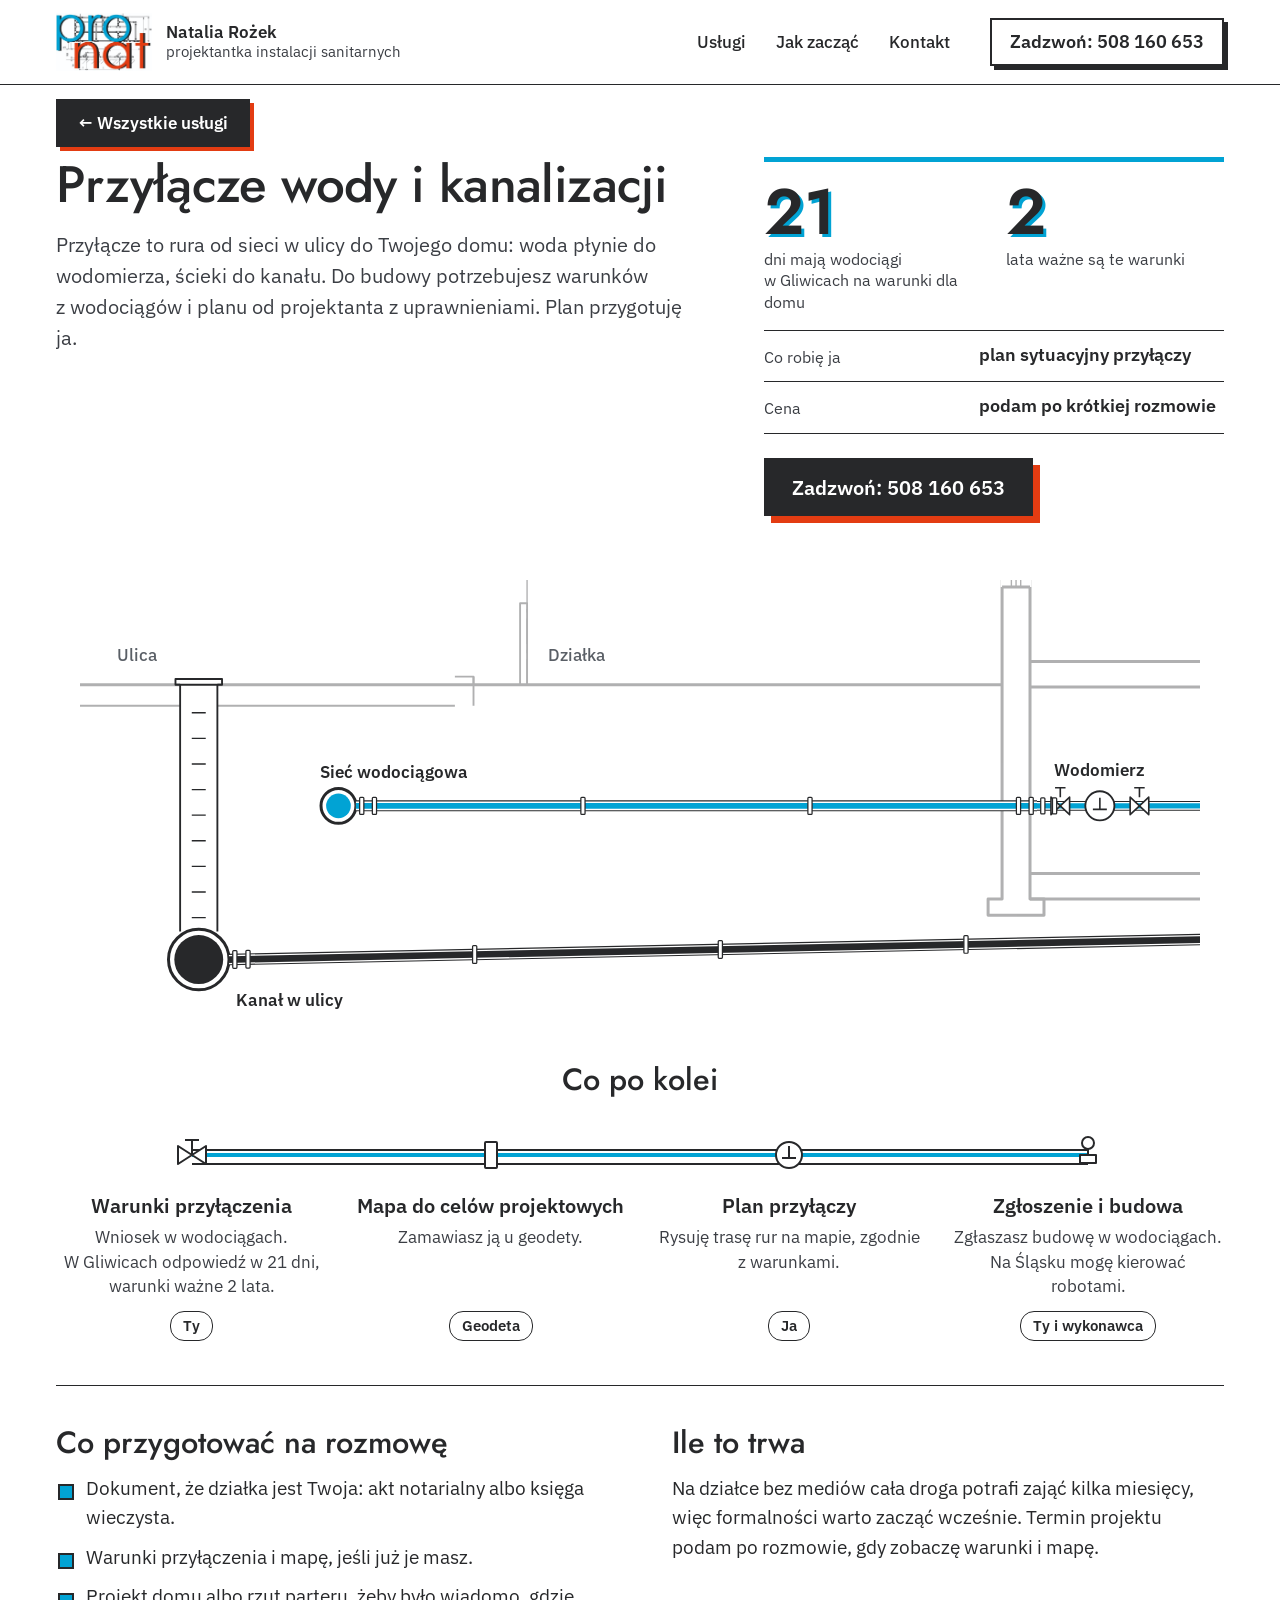
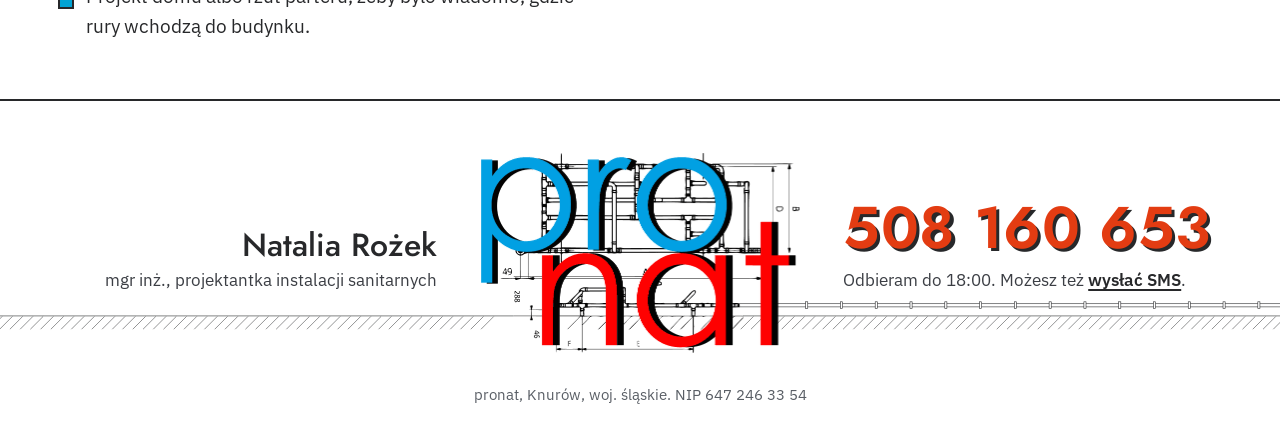
<file: arkusz/przylacza.html>
<!doctype html>
<html lang="pl">
<head>
<meta charset="utf-8">
<meta name="robots" content="noindex, nofollow">
<meta name="viewport" content="width=device-width, initial-scale=1, viewport-fit=cover">
<title>Przyłącza wody i kanalizacji: propozycja strony pronat</title>
<link rel="preconnect" href="https://fonts.googleapis.com">
<link rel="preconnect" href="https://fonts.gstatic.com" crossorigin>
<link rel="stylesheet" href="https://fonts.googleapis.com/css2?family=IBM+Plex+Sans:wght@400;500;600;700&amp;family=Jost:wght@500;600&amp;display=swap">
<style>

body{margin:0;background:#ffffff}
@media (pointer:coarse){ html,body{overscroll-behavior-x:none} }
.pn{--ink:#27282A;--ink2:#3B3E44;--cold:#01A3D4;--hot:#E33C12;--soft:#F1F5F7;--rule:#27282A;
  --head:'Jost','Century Gothic','Avenir Next',sans-serif;--body:'IBM Plex Sans','Segoe UI',system-ui,sans-serif;
  --gx:clamp(20px,4.4vw,64px);
  font-family:var(--body);font-size:19px;line-height:1.55;color:var(--ink);background:#ffffff;-webkit-font-smoothing:antialiased;text-rendering:optimizeLegibility}
.pn *{box-sizing:border-box}
.pn a{color:var(--ink)}
.pn h1,.pn h2,.pn h3{text-wrap:balance}
.wrap{max-width:1312px;margin:0 auto;padding-left:max(var(--gx),env(safe-area-inset-left,0px));padding-right:max(var(--gx),env(safe-area-inset-right,0px))}
.pn :focus-visible{outline:3px solid var(--ink);outline-offset:3px}
.pn .btn:focus-visible{outline-color:var(--hot)}

/* header: logo with her name, three places, the phone as a real button */
.top{border-bottom:1px solid var(--rule)}
.top__in{display:flex;align-items:center;gap:28px;min-height:84px}
.brand{display:inline-flex;align-items:center;gap:14px;min-height:48px;text-decoration:none}
.brand img{display:block;height:58px;width:auto}
.brand__who{display:flex;flex-direction:column;line-height:1.25}
.brand__who b{font-weight:600;font-size:17px}
.brand__who span{font-size:15px;color:var(--ink2)}
.nav{display:flex;gap:6px;margin-left:auto}
.nav a{display:inline-flex;align-items:center;min-height:44px;padding:0 12px;font-size:17px;font-weight:500;text-decoration:none}
.nav a:hover{text-decoration:underline;text-decoration-thickness:2px;text-underline-offset:6px;text-decoration-color:var(--hot)}
.call-s{display:inline-flex;align-items:center;gap:8px;min-height:48px;padding:0 18px;border:2px solid var(--ink);background:#ffffff;
  font-weight:600;font-size:18px;text-decoration:none;box-shadow:4px 4px 0 var(--ink);transition:transform .15s,box-shadow .15s}
.call-s:hover{transform:translate(2px,2px);box-shadow:2px 2px 0 var(--ink)}
.call-s small{font-size:14px;font-weight:500;color:var(--ink2)}
.call-s,.nav a{white-space:nowrap}
.pn .inl{padding-block:10px}
@media (max-width:1100px){ .brand__who span{display:none} }
@media (max-width:900px){ .nav{display:none} .call-s{margin-left:auto} }
.call-s span:first-child{margin-right:-8px}
@media (max-width:760px){ .call-s__n{display:none} .call-s span:first-child{margin-right:0} .call-s{font-size:19px} }

/* the call: graphite button on the logo's red hard shadow; pressing slides it onto the shadow */
.btn{display:inline-flex;align-items:center;justify-content:center;gap:14px;min-height:58px;padding:14px 26px;border:2px solid var(--ink);
  background:var(--ink);color:#ffffff !important;font-family:var(--body);font-weight:600;font-size:20px;line-height:1.15;text-decoration:none;
  box-shadow:7px 7px 0 var(--hot);transition:transform .15s,box-shadow .15s}
.btn:hover{transform:translate(3px,3px);box-shadow:4px 4px 0 var(--hot)}
.btn:active{transform:translate(7px,7px);box-shadow:0 0 0 var(--hot)}
.btn small{font-size:15px;font-weight:500;padding-left:14px;border-left:1px solid rgba(255,255,255,.5)}

/* a dimension line under a key phrase: thin line, end ticks (her logo is letters over a measured drawing) */
.dim{position:relative;display:inline-block;padding-bottom:.2em}
.dim i{position:absolute;left:0;right:0;bottom:0;height:1px;background:var(--ink)}
.dim i::before,.dim i::after{content:"";position:absolute;top:-6px;width:1px;height:13px;background:var(--ink)}
.dim i::before{left:0}.dim i::after{right:0}

/* pipe samples, the drawing's legend */
.sw{display:inline-flex;gap:4px;flex:none}
.sw svg{display:block}


/* the drawing (same rules as the vision 4 site) */
.dr{--sw:1;--lw:1;font-family:var(--body);display:block;width:100%;height:auto}
.dr .ln{fill:none;stroke:var(--ink);stroke-width:calc(var(--lw)*1.1px);stroke-linecap:butt;stroke-linejoin:round}
.dr .ln-m{stroke-width:calc(var(--lw)*1.5px)}
.dr .ln-t{stroke-width:calc(var(--lw)*2.4px)}
.dr .ln-h{stroke-width:calc(var(--lw)*.8px);opacity:.75}
.dr .dd{stroke-dasharray:22 5 3 5}
.dr .dm,.dr .dm-e{stroke-width:calc(var(--lw)*.9px)}
.dr .dm-e{opacity:.8}
.dr .ah{fill:var(--ink)}
.dr .tx{font-weight:500;font-size:19px;fill:var(--ink);paint-order:stroke;stroke:#ffffff;stroke-width:5px;stroke-linejoin:round}
.dr .lb-s{font-size:17px}
.dr .hf{fill:url(#hatch);stroke:none}
.dr .hf-l{fill:url(#hatchL)}
.dr .po,.dr .pw,.dr .pc{fill:none;stroke-linecap:butt;stroke-linejoin:round}
.dr .po{stroke:var(--ink)}
.dr .pw{stroke:#ffffff}
.dr .pc.cold{stroke:var(--cold)}
.dr .pc.hot{stroke:var(--hot)}
.dr .pc.sew{stroke:var(--ink)}
.dr .gl{fill:none;stroke:var(--ink);stroke-dasharray:11 7;stroke-linecap:butt;stroke-linejoin:round}
.dr .gl-base{opacity:.28}
.dr .rg{fill:#ffffff;stroke:var(--ink);stroke-width:calc(var(--lw)*1px)}
.dr .vl{fill:#ffffff;stroke:var(--ink);stroke-width:calc(var(--lw)*1.3px);stroke-linejoin:round}
.dr .vs{fill:none;stroke:var(--ink);stroke-width:calc(var(--lw)*1.3px)}
.dr .mt{fill:#ffffff;stroke:var(--ink);stroke-width:calc(var(--lw)*1.5px)}
.dr .pt,.dr .wwf{fill:#ffffff;stroke:none}
.dr .wf{fill:#ffffff}
.dr .dct{fill:none}
.dr .air{stroke-width:calc(var(--lw)*.9px)}
.dr .el{stroke-width:calc(var(--lw)*1.4px)}
.dr .el-t{stroke-width:calc(var(--lw)*1.1px)}
.dr .mfill.cold{fill:var(--cold)}
.dr .mfill.sew,.dr .mfill.gas,.dr .mfill.elec{fill:var(--ink)}
.dr .leads path{fill:none;stroke:var(--ink);stroke-width:1.3px}
.dr .leads circle{fill:var(--ink)}
.dr .chain path{fill:none;stroke:var(--ink);stroke-width:1.4px}
.dr .chain text{font-weight:600;font-size:21px;fill:var(--ink);paint-order:stroke;stroke:#ffffff;stroke-width:6px;stroke-linejoin:round}
.dr .note circle{fill:var(--ink)}
.dr .note path{fill:none;stroke:var(--ink);stroke-width:1.3px}
.dr .note text{font-weight:600;font-size:20px;fill:var(--ink);paint-order:stroke;stroke:#ffffff;stroke-width:6px;stroke-linejoin:round}
.dr [data-part]{transition:opacity .24s cubic-bezier(.33,1,.68,1)}
.dr[data-focus] [data-part]{opacity:.13}
.dr[data-focus="conn"] [data-part~="conn"],.dr[data-focus="gas"] [data-part~="gas"],.dr[data-focus="water"] [data-part~="water"],
.dr[data-focus="heat"] [data-part~="heat"],.dr[data-focus="vent"] [data-part~="vent"],.dr[data-focus="elec"] [data-part~="elec"],
.dr[data-focus="site"] [data-part~="site"]{opacity:1}
@media (prefers-reduced-motion:reduce){ .pn *{transition:none !important;animation:none !important} }

/* tokens the shared parts need beyond .pn */
.pn{--ink3:#5A5F66;--paper:#ffffff;--gl:max(var(--gx),env(safe-area-inset-left,0px));--gr:max(var(--gx),env(safe-area-inset-right,0px));--t-micro:160ms;--ease-out:cubic-bezier(.33,1,.68,1)}
/* ---------- pipe run: the steps sit on one pipe, each on a fitting from the drawing (copied into the other visions' boards) ---------- */
/* Round 5: the pipe is one segment from each fitting to the next (none after the last), so it never runs on past the
   last step into empty space („się urywa”); when it comes into view (reveal.js adds .in) the water runs segment by segment
   and each fitting pops in as the water reaches it. Without the script everything is drawn and full. */
.run{position:relative;display:grid;grid-template-columns:repeat(4,minmax(0,1fr));gap:0 28px;max-width:1200px;margin:36px auto 0;padding:0;list-style:none;text-align:center}
.run li{position:relative;display:flex;flex-direction:column;align-items:center;min-width:0}
.run li:not(:last-child)::before,.run li:not(:last-child)::after{content:"";position:absolute;left:50%;width:calc(100% + 28px)}
.run li:not(:last-child)::before{top:16px;height:12px;border-top:2px solid var(--ink);border-bottom:2px solid var(--ink);background:#fff}
.run li:not(:last-child)::after{top:20px;height:4px;background:var(--cold);transform-origin:0 50%}
.run__fit{position:relative;z-index:1;display:block;width:44px;height:44px;overflow:visible}
.run__fit path,.run__fit rect,.run__fit circle{fill:none;stroke:var(--ink);stroke-width:2;stroke-linejoin:round}
.run__fit .f-b{fill:#fff}
.run h3{margin:16px 0 0;font-size:20px;font-weight:600;line-height:1.3}
.run p{margin:6px 0 0;max-width:19em;font-size:17px;line-height:1.45;color:var(--ink2)}
.run--who li > p:not(.run__who){margin-bottom:12px}
.run .run__who{margin-top:auto;padding:3px 12px;border:1px solid var(--ink);border-radius:14px;font-size:15px;font-weight:600;color:var(--ink)}   /* who does it: one line for all four */
.js .run li::after{transition:transform .5s linear}
.js .run:not(.in) li::after{transform:scaleX(0)}
.js .run.in li:nth-child(1)::after{transition-delay:.2s}
.js .run.in li:nth-child(2)::after{transition-delay:.75s}
.js .run.in li:nth-child(3)::after{transition-delay:1.3s}
.js .run .run__fit{transition:opacity .2s linear,scale .4s cubic-bezier(.34,1.56,.64,1)}
.js .run:not(.in) .run__fit{opacity:0;scale:.5}
.js .run.in li:nth-child(2) .run__fit{transition-delay:.7s}
.js .run.in li:nth-child(3) .run__fit{transition-delay:1.25s}
.js .run.in li:nth-child(4) .run__fit{transition-delay:1.8s}
@media (max-width:860px){
  .run{grid-template-columns:1fr;gap:16px;max-width:520px;margin-top:24px;text-align:left}
  .run li{display:grid;grid-template-columns:40px minmax(0,1fr) auto;column-gap:14px;align-items:start}
  .run li:not(:last-child)::before,.run li:not(:last-child)::after{left:14px;top:20px;width:12px;height:calc(100% + 16px)}
  .run li:not(:last-child)::before{border:0;border-left:2px solid var(--ink);border-right:2px solid var(--ink)}
  .run li:not(:last-child)::after{left:18px;width:4px;transform-origin:50% 0}
  .js .run:not(.in) li::after{transform:scaleY(0)}
  .run__fit{grid-column:1;grid-row:1 / span 2;width:40px;height:40px;transform:rotate(90deg)}
  .run li:last-child .run__fit{transform:none}
  .run h3{grid-column:2 / span 2;margin:8px 0 0;font-size:18px}
  .run--who h3{grid-column:2}
  .run li > p{grid-column:2 / span 2;margin:2px 0 0;max-width:none;font-size:16px}
  .run--who li > p:not(.run__who){margin-bottom:0}
  .run .run__who{grid-column:3;grid-row:1;align-self:start;margin:7px 0 0;white-space:nowrap;font-size:14px}
}

/* ---------- groups that rise in one after another as they come into view (data-rv, reveal.js) ---------- */
.js [data-rv] > *{transition:opacity .45s var(--ease-out),translate .6s var(--ease-out)}
.js [data-rv]:not(.in) > *{opacity:0;translate:0 18px}
.js [data-rv].in > :nth-child(2){transition-delay:.07s}
.js [data-rv].in > :nth-child(3){transition-delay:.14s}
.js [data-rv].in > :nth-child(4){transition-delay:.21s}
.js [data-rv].in > :nth-child(5){transition-delay:.28s}
.js [data-rv].in > :nth-child(6){transition-delay:.35s}

/* ---------- footer banner: her logo, its drawing carried out to both edges, the number once (copied into the other visions' boards) ---------- */
.fb{position:relative;overflow:hidden;padding-block:52px calc(24px + env(safe-area-inset-bottom,0px));padding-left:var(--gl);padding-right:var(--gr);border-top:2px solid var(--ink);background:var(--paper)}
.fb__row{--L:200px;display:grid;grid-template-columns:minmax(0,1fr) auto minmax(0,1fr);column-gap:44px;max-width:1320px;margin:0 auto}
.fb__logo{width:calc(var(--L) * 1.5923);height:var(--L)}
.fb__draw{display:block;width:100%;height:100%;overflow:visible}
.fb__ln{fill:none;stroke:var(--ink);stroke-width:3}
.fb__ht{stroke-width:2.6}
.fb__col rect{fill:#fff;stroke:var(--ink);stroke-width:3}
.fb__who,.fb__call{height:calc(var(--L) * .72);display:flex;flex-direction:column;justify-content:flex-end;padding-bottom:4px;min-width:0}
.fb__who{align-items:flex-end;text-align:right}
.fb__who h2{margin:0;font-family:var(--head);font-weight:500;font-size:32px;line-height:1.1}
.fb__who p{margin:6px 0 0;color:var(--ink2);font-size:17px;line-height:1.4}
.fb .bignum{align-self:flex-start;display:inline-block;font-family:var(--head);font-weight:600;font-size:clamp(44px,4.6vw,66px);line-height:1;letter-spacing:.01em;white-space:nowrap;
  color:var(--hot);text-decoration:none;text-shadow:.055em .045em 0 var(--ink)}
.fb__call p{margin:12px 0 0;color:var(--ink2);font-size:17px;line-height:1.4}
.fb__sms{color:var(--ink);font-weight:600;text-decoration-thickness:2px;text-underline-offset:.2em;padding-block:12px}
.fb__fine{margin:30px 0 0;text-align:center;font-size:15px;color:var(--ink3)}
@media (max-width:999px){
  .fb{padding-block:30px calc(20px + env(safe-area-inset-bottom,0px))}
  .fb__row{--L:132px;grid-template-columns:1fr;justify-items:center;row-gap:14px;text-align:center}
  .fb__logo{order:-1}
  .fb__who,.fb__call{height:auto;align-items:center;text-align:center;padding:0}
  .fb__who h2{font-size:28px}
  .fb .bignum{align-self:center;font-size:46px}
  .fb__fine{margin-top:22px}
}


/* service pictograms: the fixtures of the drawing, small */
.pic{display:block;flex:none;width:88px;height:56px;overflow:visible}
.pic path,.pic rect,.pic circle{fill:none;stroke:var(--ink);stroke-width:2;stroke-linejoin:round;stroke-linecap:round}
.pic .w{fill:#ffffff}
.pic .ko{fill:#ffffff;stroke:none}
.pic .t{stroke-width:1.3}
.pic .k{fill:var(--cold);stroke:none}
.pic .c{stroke:var(--cold);stroke-width:3.6;stroke-linecap:butt}
.pic .h{stroke:var(--hot);stroke-width:3.6;stroke-linecap:butt}
.pic .s{stroke-width:4;stroke-linecap:butt}
.pic .g{stroke-dasharray:6 4;stroke-linecap:butt;stroke-width:2.2}

/* the clean service figure (same rules as the vision 4 service pages) */
.mini .ctx{opacity:.36}
.fig{max-width:1120px;margin:30px auto 0}
.fig svg{display:block;width:100%;height:auto;max-height:540px}
.fig .fig__n{display:none}
.fig .lbl{font:600 calc(var(--lbl,15) * 1px) var(--body);fill:var(--ink);paint-order:stroke;stroke:#ffffff;stroke-width:calc(var(--lbl,15) * .34px);stroke-linejoin:round}
.fig .lbl--f{font-weight:500;fill:var(--ink3)}
@media (max-width:699px){ .fig .fig__w{display:none} .fig .fig__n{display:block} }

.sub{padding-bottom:40px}
.back{margin:14px 0 0}
.back a{display:inline-flex;align-items:center;min-height:48px;padding:0 20px;border:2px solid var(--ink);background:var(--ink);color:#ffffff !important;font-weight:600;font-size:17px;text-decoration:none;box-shadow:4px 4px 0 var(--hot);transition:transform .15s,box-shadow .15s}
.back a:hover{transform:translate(2px,2px);box-shadow:2px 2px 0 var(--hot)}
.sub__head{display:grid;grid-template-columns:minmax(0,7fr) minmax(0,5fr);gap:28px 64px;align-items:start;padding-block:10px 34px}
.sub h1{margin:0;font-family:var(--head);font-weight:500;font-size:clamp(36px,4vw,56px);line-height:1.06;letter-spacing:-.012em}
.lead{margin:18px 0 0;font-size:20px;line-height:1.55;color:var(--ink2);max-width:33em}
.sum{border-top:5px solid var(--cold);padding-top:6px}
.nums{display:grid;grid-template-columns:repeat(2,minmax(0,1fr));gap:12px 24px;padding:14px 0 16px;border-bottom:1px solid var(--rule)}
.nums p{margin:0;display:flex;flex-direction:column;gap:6px}
.nums b{font-family:var(--head);font-weight:600;font-size:64px;line-height:.95;color:var(--ink);text-shadow:.05em .05em 0 var(--cold)}
.nums span{font-size:16px;line-height:1.35;color:var(--ink2)}
.sfig .dr [data-l="labels"] .lb:not(.lb-s){display:none}
.sum dl{margin:0 0 24px}
.sum dl div{display:grid;grid-template-columns:minmax(0,1fr) minmax(0,1.2fr);gap:12px;padding:12px 0;border-bottom:1px solid var(--rule)}
.sum dt{font-size:16px;color:var(--ink2);padding-top:2px}
.sum dd{margin:0;font-weight:600;font-size:18px;line-height:1.35}
.sfig{margin:0;border-top:1px solid var(--rule);border-bottom:1px solid var(--rule);padding-block:8px 0}
.sfig figcaption{display:flex;flex-wrap:wrap;align-items:center;gap:6px 10px;padding:10px 0 12px;font-size:16px;color:var(--ink2)}
.sfig figcaption .sw:not(:first-child){margin-left:10px}
.sfig__note{flex-basis:100%;font-size:15px}
.steps{padding-block:40px 8px;text-align:center}
.steps h2,.two h2,.others h2{margin:0;font-family:var(--head);font-weight:500;font-size:clamp(28px,2.4vw,36px);line-height:1.12}
.tl{display:grid;grid-template-columns:repeat(4,minmax(0,1fr));gap:24px 32px;margin:26px 0 0;padding:0;list-style:none;counter-reset:t}
.tl li{position:relative;counter-increment:t;padding-top:58px}
.tl li::before{content:counter(t);position:absolute;left:0;top:0;display:grid;place-items:center;width:42px;height:42px;border-radius:50%;background:var(--ink);color:#ffffff;font-weight:600;font-size:18px;z-index:1}
.tl li::after{content:"";position:absolute;left:42px;right:-32px;top:20px;height:2px;background:var(--ink)}
.tl li:last-child::after{display:none}
.tl h3{margin:0 0 8px;font-size:20px;font-weight:600;line-height:1.3}
.tl p{margin:0;font-size:18px;line-height:1.5}
.tl .who-does{margin-top:10px;font-weight:600}
.fine{margin:22px 0 0;font-size:15px;color:var(--ink2)}
.two{display:grid;grid-template-columns:repeat(2,minmax(0,1fr));gap:24px 64px;padding-block:40px 8px;border-top:1px solid var(--rule);margin-top:36px}
.two p{margin:14px 0 0;max-width:34em}
.ticks{margin:14px 0 0;padding:0;list-style:none}
.ticks li{position:relative;padding:0 0 10px 30px}
.ticks li::before{content:"";position:absolute;left:2px;top:.55em;width:12px;height:12px;border:2px solid var(--ink);background:var(--cold)}
.band{display:flex;flex-wrap:wrap;align-items:center;justify-content:space-between;gap:16px 28px;margin-top:24px;padding:22px 24px;background:var(--soft);border-left:5px solid var(--hot)}
.band p{margin:0;font-size:20px;max-width:36em}
.others{padding-block:34px 0}
.others h2{font-size:22px !important;font-family:var(--body) !important;font-weight:600 !important}
.others ul{display:flex;flex-wrap:wrap;gap:4px 26px;margin:8px 0 0;padding:0;list-style:none}
.others a{display:inline-flex;align-items:center;min-height:44px;font-size:18px;text-underline-offset:5px}
@media (max-width:1100px){
  .sub__head,.two{grid-template-columns:minmax(0,1fr)}
  .tl{grid-template-columns:repeat(2,minmax(0,1fr))}
  .tl li:nth-child(2)::after{display:none}
}
@media (max-width:760px){
  .pn{font-size:18px}
  .top__in{min-height:68px;gap:12px}
  .brand img{height:46px}
  .brand__who span{display:none}
  .nav{display:none}
  .call-s{margin-left:auto;background:var(--ink);color:#ffffff !important;box-shadow:3px 3px 0 var(--hot);padding:0 16px}
  .sub h1{font-size:34px}
  .lead{font-size:18px}
  .btn{width:100%;flex-direction:column;gap:2px}
  .btn small{padding:0;border:0}
  .sfig .dr .tx{display:none}
  .sfig .dr .note text{font-size:40px;stroke-width:10px}
  .sfig .dr .note circle{r:6px}
  .sfig .dr .chain text{font-size:42px;stroke-width:10px}
  .sfig .dr .chain path{stroke-width:2.6px}
  .nums b{font-size:52px}
  .sfig .dr{--lw:1.7;--sw:1.3}
  .tl{grid-template-columns:minmax(0,1fr);gap:0}
  .tl li{padding:0 0 24px 58px}
  .tl li::after{left:20px;right:auto;top:42px;bottom:0;width:2px;height:auto;display:block !important}
  .tl li:last-child::after{display:none !important}
  .tl h3{font-size:19px}
  .tl p{font-size:17px}
  .two{padding-block:30px 0;margin-top:20px}
  .band{padding:20px 18px}
  .band p{font-size:18px}
  .sfig__note,.others{display:none}
}

</style>
</head>
<body>

<div class="pn">
<header class="top"><div class="wrap top__in">
<a class="brand" href="index.html" aria-label="pronat, strona główna"><img src="img/logo.jpg" alt="" width="96" height="58"><span class="brand__who"><b>Natalia Rożek</b><span>projektantka instalacji sanitarnych</span></span></a>
<nav class="nav" aria-label="Strona"><a href="index.html#uslugi">Usługi</a><a href="index.html#jak">Jak zacząć</a><a href="index.html#kontakt">Kontakt</a></nav>
<a class="call-s" href="tel:+48508160653"><span>Zadzwoń</span><span class="call-s__n">: 508 160 653</span></a>
</div></header>
<main class="wrap sub">
<p class="back"><a href="index.html#uslugi"><span aria-hidden="true">←&nbsp;</span>Wszystkie usługi</a></p>
<div class="sub__head" data-rv>
<div class="sub__intro">
<h1 id="h1">Przyłącze wody i&nbsp;kanalizacji</h1>
<p class="lead">Przyłącze to rura od sieci w&nbsp;ulicy do Twojego domu: woda płynie do wodomierza, ścieki do kanału. Do budowy potrzebujesz warunków z&nbsp;wodociągów i&nbsp;planu od projektanta z&nbsp;uprawnieniami. Plan przygotuję ja.</p>
</div>
<aside class="sum" aria-label="W skrócie">
<div class="nums" data-rv>
<p><b>21</b><span>dni mają wodociągi w&nbsp;Gliwicach na warunki dla domu</span></p>
<p><b>2</b><span>lata ważne są te warunki</span></p>
</div>
<dl>
<div><dt>Co robię ja</dt><dd>plan sytuacyjny przyłączy</dd></div>
<div><dt>Cena</dt><dd>podam po krótkiej rozmowie</dd></div>
</dl>
<a class="btn" href="tel:+48508160653">Zadzwoń: 508 160 653</a>
</aside>
</div>

<figure class="fig">
<svg class="mini dr fig__w" style="--lbl:14.6;--lw:1.07;--sw:0.9;--sw-g:1.12" viewBox="8 470 962 380" xmlns="http://www.w3.org/2000/svg" role="img" aria-label="Przyłącza wody i kanalizacji na przekroju domu" preserveAspectRatio="xMidYMid meet"><g class="ctx"><path class="ln ln-t" d="M-260 560H94M126 560H800"></path><path class="ln ln-t" d="M1440 560H1860"></path><path class="ln ln-m" d="M-260 578H94M126 578H330"></path><path class="ln ln-m" d="M330 553H346V578"></path><path class="ln ln-m" d="M346 560V553"></path><path class="ln dd" d="M392 560V452"></path><path class="ln ln-m" d="M386 560V490H392V560"></path><path class="ln ln-t" d="M800 208L824 208L824 744L836 744L836 758L788 758L788 744L800 744Z"></path><path class="ln ln-t" d="M1416 208L1440 208L1440 744L1452 744L1452 758L1404 758L1404 744L1416 744Z"></path><path class="ln ln-t" d="M824 722H1416M824 744H1416"></path><path class="ln ln-t" d="M824 540H1416M824 562H1416"></path><path class="ln ln-t" d="M824 374H1416M824 396H1416"></path><path class="ln ln-t" d="M824 208H1416M824 230H1416"></path><path class="ln ln-t" d="M770 204.625L1120 69L1470 204.625L1470 219.625L1120 84L770 219.625Z"></path><path class="ln ln-m" d="M980 396H992V540H980Z"></path><path class="ln ln-m" d="M980 230H992V374H980Z"></path><rect class="wwf" x="798.6" y="428" width="26.8" height="48"></rect><rect class="wwf" x="798.6" y="266" width="26.8" height="46"></rect><rect class="wwf" x="1414.6" y="428" width="26.8" height="48"></rect><rect class="wwf" x="1414.6" y="266" width="26.8" height="46"></rect><path class="ln ln-t" d="M800 428H824M800 476H824"></path><path class="ln" d="M808 428V476M812 428V476M816 428V476"></path><path class="ln ln-t" d="M800 266H824M800 312H824"></path><path class="ln" d="M808 266V312M812 266V312M816 266V312"></path><path class="ln ln-t" d="M1416 428H1440M1416 476H1440"></path><path class="ln" d="M1424 428V476M1428 428V476M1432 428V476"></path><path class="ln ln-t" d="M1416 266H1440M1416 312H1440"></path><path class="ln" d="M1424 266V312M1428 266V312M1432 266V312"></path></g><g class="on"><g class="mn" data-sys="sew" data-part="conn"><path class="ln ln-t" d="M84 796a26 26 0 1 0 52 0a26 26 0 1 0 -52 0"></path><circle class="mfill sew" cx="110" cy="796" r="21"></circle></g><g class="mn" data-sys="cold" data-part="conn"><path class="ln ln-t" d="M215 664a15 15 0 1 0 30 0a15 15 0 1 0 -30 0"></path><circle class="mfill cold" cx="230" cy="664" r="10.6"></circle></g><g data-part="conn"><path class="ln ln-m" d="M94 560V772M126 560V772"></path><path class="ln ln-m" d="M90 555H130V560H90Z"></path><path class="ln" d="M104 584H116M104 606H116M104 628H116M104 650H116M104 672H116M104 694H116M104 716H116M104 738H116M104 760H116"></path></g><g class="pipes"><g class="zg" data-z="0"><g class="po-g" data-l="ink"><path class="po" d="M1402 770 L136 796" data-p="scol" data-sys="sew" data-part="conn" data-after="sst" data-at="0" data-len="1266.3" style="stroke-width:calc(var(--sw,1)*11px)"></path></g><g class="pw-g" data-l="ink"><path class="pw" d="M1402 770 L136 796" data-p="scol" data-sys="sew" data-part="conn" data-after="sst" data-at="0" data-len="1266.3" style="stroke-width:calc(var(--sw,1)*8.8px)"></path></g><g class="pc-g" data-l="core"><path class="pc sew" d="M1402 770 L136 796" data-p="scol" data-sys="sew" data-part="conn" data-after="sst" data-at="0" data-len="1266.3" style="stroke-width:calc(var(--sw,1)*6.4px)"></path></g></g><g class="zg" data-z="1"><g class="po-g" data-l="ink"><path class="po" d="M245 664 L830 664" data-p="c0" data-sys="cold" data-part="conn" data-len="585" style="stroke-width:calc(var(--sw,1)*10.5px)"></path><path class="po" d="M830 664 L1004 664" data-p="c1" data-sys="cold" data-part="conn" data-after="c0" data-at="585" data-len="174" style="stroke-width:calc(var(--sw,1)*9.5px)"></path></g><g class="pw-g" data-l="ink"><path class="pw" d="M245 664 L830 664" data-p="c0" data-sys="cold" data-part="conn" data-len="585" style="stroke-width:calc(var(--sw,1)*8.4px)"></path><path class="pw" d="M830 664 L1004 664" data-p="c1" data-sys="cold" data-part="conn" data-after="c0" data-at="585" data-len="174" style="stroke-width:calc(var(--sw,1)*7.5px)"></path></g><g class="pc-g" data-l="core"><path class="pc cold" d="M245 664 L830 664" data-p="c0" data-sys="cold" data-part="conn" data-len="585" style="stroke-width:calc(var(--sw,1)*5.6px)"></path><path class="pc cold" d="M830 664 L1004 664" data-p="c1" data-sys="cold" data-part="conn" data-after="c0" data-at="585" data-len="174" style="stroke-width:calc(var(--sw,1)*5px)"></path></g></g></g><g class="fits"><g class="ft" data-p="c1" data-sys="cold" data-part="conn" data-at="20"><path class="vl" d="M842 656.5L858 671.5V656.5L842 671.5Z"></path><path class="vs" d="M850 656.5V648.5M845.5 648.5H854.5"></path></g><g class="ft" data-p="c1" data-sys="cold" data-part="conn" data-at="54"><circle class="mt" cx="884" cy="664" r="12.5"></circle><path class="vs" d="M878 667H890M884 667V657"></path></g><g class="ft" data-p="c1" data-sys="cold" data-part="conn" data-at="88"><path class="vl" d="M910 656.5L926 671.5V656.5L910 671.5Z"></path><path class="vs" d="M918 656.5V648.5M913.5 648.5H922.5"></path></g><g class="ft" data-p="c0" data-sys="cold" data-part="conn" data-at="15.9"><rect class="rg" x="259.1" y="656.7" width="3.6" height="14.7" rx="0.8"></rect></g><g class="ft" data-p="c0" data-sys="cold" data-part="conn" data-at="569.1"><rect class="rg" x="812.3" y="656.7" width="3.6" height="14.7" rx="0.8"></rect></g><g class="ft" data-p="c0" data-sys="cold" data-part="conn" data-at="5"><rect class="rg" x="248.2" y="656.7" width="3.6" height="14.7" rx="0.8"></rect></g><g class="ft" data-p="c0" data-sys="cold" data-part="conn" data-at="580"><rect class="rg" x="823.2" y="656.7" width="3.6" height="14.7" rx="0.8"></rect></g><g class="ft" data-p="c0" data-sys="cold" data-part="conn" data-at="195"><rect class="rg" x="438.2" y="656.7" width="3.6" height="14.7" rx="0.8"></rect></g><g class="ft" data-p="c0" data-sys="cold" data-part="conn" data-at="390"><rect class="rg" x="633.2" y="656.7" width="3.6" height="14.7" rx="0.8"></rect></g><g class="ft" data-p="c1" data-sys="cold" data-part="conn" data-at="15.1"><rect class="rg" x="843.3" y="657.2" width="3.6" height="13.7" rx="0.8"></rect></g><g class="ft" data-p="c1" data-sys="cold" data-part="conn" data-at="158.9"><rect class="rg" x="987.1" y="657.2" width="3.6" height="13.7" rx="0.8"></rect></g><g class="ft" data-p="c1" data-sys="cold" data-part="conn" data-at="5"><rect class="rg" x="833.2" y="657.2" width="3.6" height="13.7" rx="0.8"></rect></g><g class="ft" data-p="c1" data-sys="cold" data-part="conn" data-at="169"><rect class="rg" x="997.2" y="657.2" width="3.6" height="13.7" rx="0.8"></rect></g><g class="ft" data-p="scol" data-sys="sew" data-part="conn" data-at="16.3"><rect class="rg" x="1383.9" y="762.7" width="3.6" height="15.2" rx="0.8"></rect></g><g class="ft" data-p="scol" data-sys="sew" data-part="conn" data-at="1249.9"><rect class="rg" x="150.5" y="788.1" width="3.6" height="15.2" rx="0.8"></rect></g><g class="ft" data-p="scol" data-sys="sew" data-part="conn" data-at="5"><rect class="rg" x="1395.2" y="762.5" width="3.6" height="15.2" rx="0.8"></rect></g><g class="ft" data-p="scol" data-sys="sew" data-part="conn" data-at="1261.3"><rect class="rg" x="139.2" y="788.3" width="3.6" height="15.2" rx="0.8"></rect></g><g class="ft" data-p="scol" data-sys="sew" data-part="conn" data-at="211"><rect class="rg" x="1189.2" y="766.7" width="3.6" height="15.2" rx="0.8"></rect></g><g class="ft" data-p="scol" data-sys="sew" data-part="conn" data-at="422.1"><rect class="rg" x="978.2" y="771.1" width="3.6" height="15.2" rx="0.8"></rect></g><g class="ft" data-p="scol" data-sys="sew" data-part="conn" data-at="633.1"><rect class="rg" x="767.2" y="775.4" width="3.6" height="15.2" rx="0.8"></rect></g><g class="ft" data-p="scol" data-sys="sew" data-part="conn" data-at="844.2"><rect class="rg" x="556.2" y="779.7" width="3.6" height="15.2" rx="0.8"></rect></g><g class="ft" data-p="scol" data-sys="sew" data-part="conn" data-at="1055.2"><rect class="rg" x="345.2" y="784.1" width="3.6" height="15.2" rx="0.8"></rect></g></g></g><g class="lbls"><text class="lbl lbl--f" x="40" y="540" text-anchor="start">Ulica</text><text class="lbl lbl--f" x="410" y="540" text-anchor="start">Działka</text><text class="lbl" x="214" y="640" text-anchor="start">Sieć wodociągowa</text><text class="lbl" x="884" y="638" text-anchor="middle">Wodomierz</text><text class="lbl" x="142" y="836" text-anchor="start">Kanał w&nbsp;ulicy</text></g></svg>
<svg class="mini dr fig__n" style="--lbl:37.71;--lw:2.6;--sw:2.3;--sw-g:2.8" viewBox="40 430 880 440" xmlns="http://www.w3.org/2000/svg" aria-hidden="true" focusable="false" preserveAspectRatio="xMidYMid meet"><g class="ctx"><path class="ln ln-t" d="M-260 560H94M126 560H800"></path><path class="ln ln-t" d="M1440 560H1860"></path><path class="ln ln-m" d="M-260 578H94M126 578H330"></path><path class="ln ln-m" d="M330 553H346V578"></path><path class="ln ln-m" d="M346 560V553"></path><path class="ln dd" d="M392 560V452"></path><path class="ln ln-m" d="M386 560V490H392V560"></path><path class="ln ln-t" d="M800 208L824 208L824 744L836 744L836 758L788 758L788 744L800 744Z"></path><path class="ln ln-t" d="M1416 208L1440 208L1440 744L1452 744L1452 758L1404 758L1404 744L1416 744Z"></path><path class="ln ln-t" d="M824 722H1416M824 744H1416"></path><path class="ln ln-t" d="M824 540H1416M824 562H1416"></path><path class="ln ln-t" d="M824 374H1416M824 396H1416"></path><path class="ln ln-t" d="M824 208H1416M824 230H1416"></path><path class="ln ln-t" d="M770 204.625L1120 69L1470 204.625L1470 219.625L1120 84L770 219.625Z"></path><path class="ln ln-m" d="M980 396H992V540H980Z"></path><path class="ln ln-m" d="M980 230H992V374H980Z"></path><rect class="wwf" x="798.6" y="428" width="26.8" height="48"></rect><rect class="wwf" x="798.6" y="266" width="26.8" height="46"></rect><rect class="wwf" x="1414.6" y="428" width="26.8" height="48"></rect><rect class="wwf" x="1414.6" y="266" width="26.8" height="46"></rect><path class="ln ln-t" d="M800 428H824M800 476H824"></path><path class="ln" d="M808 428V476M812 428V476M816 428V476"></path><path class="ln ln-t" d="M800 266H824M800 312H824"></path><path class="ln" d="M808 266V312M812 266V312M816 266V312"></path><path class="ln ln-t" d="M1416 428H1440M1416 476H1440"></path><path class="ln" d="M1424 428V476M1428 428V476M1432 428V476"></path><path class="ln ln-t" d="M1416 266H1440M1416 312H1440"></path><path class="ln" d="M1424 266V312M1428 266V312M1432 266V312"></path></g><g class="on"><g class="mn" data-sys="sew" data-part="conn"><path class="ln ln-t" d="M84 796a26 26 0 1 0 52 0a26 26 0 1 0 -52 0"></path><circle class="mfill sew" cx="110" cy="796" r="21"></circle></g><g class="mn" data-sys="cold" data-part="conn"><path class="ln ln-t" d="M215 664a15 15 0 1 0 30 0a15 15 0 1 0 -30 0"></path><circle class="mfill cold" cx="230" cy="664" r="10.6"></circle></g><g data-part="conn"><path class="ln ln-m" d="M94 560V772M126 560V772"></path><path class="ln ln-m" d="M90 555H130V560H90Z"></path><path class="ln" d="M104 584H116M104 606H116M104 628H116M104 650H116M104 672H116M104 694H116M104 716H116M104 738H116M104 760H116"></path></g><g class="pipes"><g class="zg" data-z="0"><g class="po-g" data-l="ink"><path class="po" d="M1402 770 L136 796" data-p="scol" data-sys="sew" data-part="conn" data-after="sst" data-at="0" data-len="1266.3" style="stroke-width:calc(var(--sw,1)*11px)"></path></g><g class="pw-g" data-l="ink"><path class="pw" d="M1402 770 L136 796" data-p="scol" data-sys="sew" data-part="conn" data-after="sst" data-at="0" data-len="1266.3" style="stroke-width:calc(var(--sw,1)*8.8px)"></path></g><g class="pc-g" data-l="core"><path class="pc sew" d="M1402 770 L136 796" data-p="scol" data-sys="sew" data-part="conn" data-after="sst" data-at="0" data-len="1266.3" style="stroke-width:calc(var(--sw,1)*6.4px)"></path></g></g><g class="zg" data-z="1"><g class="po-g" data-l="ink"><path class="po" d="M245 664 L830 664" data-p="c0" data-sys="cold" data-part="conn" data-len="585" style="stroke-width:calc(var(--sw,1)*10.5px)"></path><path class="po" d="M830 664 L1004 664" data-p="c1" data-sys="cold" data-part="conn" data-after="c0" data-at="585" data-len="174" style="stroke-width:calc(var(--sw,1)*9.5px)"></path></g><g class="pw-g" data-l="ink"><path class="pw" d="M245 664 L830 664" data-p="c0" data-sys="cold" data-part="conn" data-len="585" style="stroke-width:calc(var(--sw,1)*8.4px)"></path><path class="pw" d="M830 664 L1004 664" data-p="c1" data-sys="cold" data-part="conn" data-after="c0" data-at="585" data-len="174" style="stroke-width:calc(var(--sw,1)*7.5px)"></path></g><g class="pc-g" data-l="core"><path class="pc cold" d="M245 664 L830 664" data-p="c0" data-sys="cold" data-part="conn" data-len="585" style="stroke-width:calc(var(--sw,1)*5.6px)"></path><path class="pc cold" d="M830 664 L1004 664" data-p="c1" data-sys="cold" data-part="conn" data-after="c0" data-at="585" data-len="174" style="stroke-width:calc(var(--sw,1)*5px)"></path></g></g></g><g class="fits"><g class="ft" data-p="c1" data-sys="cold" data-part="conn" data-at="20"><path class="vl" d="M842 656.5L858 671.5V656.5L842 671.5Z"></path><path class="vs" d="M850 656.5V648.5M845.5 648.5H854.5"></path></g><g class="ft" data-p="c1" data-sys="cold" data-part="conn" data-at="54"><circle class="mt" cx="884" cy="664" r="12.5"></circle><path class="vs" d="M878 667H890M884 667V657"></path></g><g class="ft" data-p="c1" data-sys="cold" data-part="conn" data-at="88"><path class="vl" d="M910 656.5L926 671.5V656.5L910 671.5Z"></path><path class="vs" d="M918 656.5V648.5M913.5 648.5H922.5"></path></g><g class="ft" data-p="c0" data-sys="cold" data-part="conn" data-at="15.9"><rect class="rg" x="259.1" y="656.7" width="3.6" height="14.7" rx="0.8"></rect></g><g class="ft" data-p="c0" data-sys="cold" data-part="conn" data-at="569.1"><rect class="rg" x="812.3" y="656.7" width="3.6" height="14.7" rx="0.8"></rect></g><g class="ft" data-p="c0" data-sys="cold" data-part="conn" data-at="5"><rect class="rg" x="248.2" y="656.7" width="3.6" height="14.7" rx="0.8"></rect></g><g class="ft" data-p="c0" data-sys="cold" data-part="conn" data-at="580"><rect class="rg" x="823.2" y="656.7" width="3.6" height="14.7" rx="0.8"></rect></g><g class="ft" data-p="c0" data-sys="cold" data-part="conn" data-at="195"><rect class="rg" x="438.2" y="656.7" width="3.6" height="14.7" rx="0.8"></rect></g><g class="ft" data-p="c0" data-sys="cold" data-part="conn" data-at="390"><rect class="rg" x="633.2" y="656.7" width="3.6" height="14.7" rx="0.8"></rect></g><g class="ft" data-p="c1" data-sys="cold" data-part="conn" data-at="15.1"><rect class="rg" x="843.3" y="657.2" width="3.6" height="13.7" rx="0.8"></rect></g><g class="ft" data-p="c1" data-sys="cold" data-part="conn" data-at="158.9"><rect class="rg" x="987.1" y="657.2" width="3.6" height="13.7" rx="0.8"></rect></g><g class="ft" data-p="c1" data-sys="cold" data-part="conn" data-at="5"><rect class="rg" x="833.2" y="657.2" width="3.6" height="13.7" rx="0.8"></rect></g><g class="ft" data-p="c1" data-sys="cold" data-part="conn" data-at="169"><rect class="rg" x="997.2" y="657.2" width="3.6" height="13.7" rx="0.8"></rect></g><g class="ft" data-p="scol" data-sys="sew" data-part="conn" data-at="16.3"><rect class="rg" x="1383.9" y="762.7" width="3.6" height="15.2" rx="0.8"></rect></g><g class="ft" data-p="scol" data-sys="sew" data-part="conn" data-at="1249.9"><rect class="rg" x="150.5" y="788.1" width="3.6" height="15.2" rx="0.8"></rect></g><g class="ft" data-p="scol" data-sys="sew" data-part="conn" data-at="5"><rect class="rg" x="1395.2" y="762.5" width="3.6" height="15.2" rx="0.8"></rect></g><g class="ft" data-p="scol" data-sys="sew" data-part="conn" data-at="1261.3"><rect class="rg" x="139.2" y="788.3" width="3.6" height="15.2" rx="0.8"></rect></g><g class="ft" data-p="scol" data-sys="sew" data-part="conn" data-at="211"><rect class="rg" x="1189.2" y="766.7" width="3.6" height="15.2" rx="0.8"></rect></g><g class="ft" data-p="scol" data-sys="sew" data-part="conn" data-at="422.1"><rect class="rg" x="978.2" y="771.1" width="3.6" height="15.2" rx="0.8"></rect></g><g class="ft" data-p="scol" data-sys="sew" data-part="conn" data-at="633.1"><rect class="rg" x="767.2" y="775.4" width="3.6" height="15.2" rx="0.8"></rect></g><g class="ft" data-p="scol" data-sys="sew" data-part="conn" data-at="844.2"><rect class="rg" x="556.2" y="779.7" width="3.6" height="15.2" rx="0.8"></rect></g><g class="ft" data-p="scol" data-sys="sew" data-part="conn" data-at="1055.2"><rect class="rg" x="345.2" y="784.1" width="3.6" height="15.2" rx="0.8"></rect></g></g></g><g class="lbls"><text class="lbl lbl--f" x="50" y="540" text-anchor="start">Ulica</text><text class="lbl lbl--f" x="410" y="540" text-anchor="start">Działka</text><text class="lbl" x="214" y="642" text-anchor="start">Sieć wodociągowa</text><text class="lbl" x="905" y="642" text-anchor="end">Wodomierz</text><text class="lbl" x="146" y="840" text-anchor="start">Kanał</text></g></svg>
  </figure>

<section class="steps" aria-labelledby="h-steps">
<h2 id="h-steps">Co po kolei</h2>
<ol class="run run--who">
    <li><svg class="run__fit" viewBox="0 0 44 44" aria-hidden="true" focusable="false"><path class="f-b" d="M8 13L36 31V13L8 31Z"></path><path d="M22 22V7M15 7H29"></path></svg><h3>Warunki przyłączenia</h3><p>Wniosek w wodociągach. W Gliwicach odpowiedź w 21 dni, warunki ważne 2 lata.</p><p class="run__who">Ty</p></li>
    <li><svg class="run__fit" viewBox="0 0 44 44" aria-hidden="true" focusable="false"><rect class="f-b" x="16" y="9" width="12" height="26" rx="1"></rect></svg><h3>Mapa do celów projektowych</h3><p>Zamawiasz ją u geodety.</p><p class="run__who">Geodeta</p></li>
    <li><svg class="run__fit" viewBox="0 0 44 44" aria-hidden="true" focusable="false"><circle class="f-b" cx="22" cy="22" r="13"></circle><path d="M15 25H29M22 25V13"></path></svg><h3>Plan przyłączy</h3><p>Rysuję trasę rur na mapie, zgodnie z warunkami.</p><p class="run__who">Ja</p></li>
    <li><svg class="run__fit" viewBox="0 0 44 44" aria-hidden="true" focusable="false"><circle class="f-b" cx="22" cy="10" r="6"></circle><path d="M22 16V22"></path><path class="f-b" d="M14 22H30V30H14Z"></path></svg><h3>Zgłoszenie i budowa</h3><p>Zgłaszasz budowę w wodociągach. Na Śląsku mogę kierować robotami.</p><p class="run__who">Ty i wykonawca</p></li>
  </ol>
</section>

<div class="two" data-rv>
<section aria-labelledby="h-prep">
<h2 id="h-prep">Co przygotować na rozmowę</h2>
<ul class="ticks">
<li>Dokument, że działka jest Twoja: akt notarialny albo księga wieczysta.</li>
<li>Warunki przyłączenia i&nbsp;mapę, jeśli już je masz.</li>
<li>Projekt domu albo rzut parteru, żeby było wiadomo, gdzie rury wchodzą do budynku.</li>
</ul>
</section>
<section aria-labelledby="h-time">
<h2 id="h-time">Ile to trwa</h2>
<p>Na działce bez mediów cała droga potrafi zająć kilka miesięcy, więc formalności warto zacząć wcześnie. Termin projektu podam po rozmowie, gdy zobaczę warunki i&nbsp;mapę.</p>
</section>
</div>

</main>
<footer class="fb" id="kontakt" aria-labelledby="fb-h">
  <div class="fb__row">
    <div class="fb__who">
      <h2 id="fb-h">Natalia Rożek</h2>
      <p>mgr inż., projektantka instalacji sanitarnych</p>
    </div>
    <div class="fb__logo"><svg class="fb__draw" viewBox="0 0 1648 1035" role="img" aria-label="pronat">
<path class="fb__ln" d="M-6000 843H169M1355 843H7648"></path>
<path class="fb__ln fb__ht" d="M-5976 846l-66 66M-5923 846l-66 66M-5870 846l-66 66M-5817 846l-66 66M-5764 846l-66 66M-5711 846l-66 66M-5658 846l-66 66M-5605 846l-66 66M-5552 846l-66 66M-5499 846l-66 66M-5446 846l-66 66M-5393 846l-66 66M-5340 846l-66 66M-5287 846l-66 66M-5234 846l-66 66M-5181 846l-66 66M-5128 846l-66 66M-5075 846l-66 66M-5022 846l-66 66M-4969 846l-66 66M-4916 846l-66 66M-4863 846l-66 66M-4810 846l-66 66M-4757 846l-66 66M-4704 846l-66 66M-4651 846l-66 66M-4598 846l-66 66M-4545 846l-66 66M-4492 846l-66 66M-4439 846l-66 66M-4386 846l-66 66M-4333 846l-66 66M-4280 846l-66 66M-4227 846l-66 66M-4174 846l-66 66M-4121 846l-66 66M-4068 846l-66 66M-4015 846l-66 66M-3962 846l-66 66M-3909 846l-66 66M-3856 846l-66 66M-3803 846l-66 66M-3750 846l-66 66M-3697 846l-66 66M-3644 846l-66 66M-3591 846l-66 66M-3538 846l-66 66M-3485 846l-66 66M-3432 846l-66 66M-3379 846l-66 66M-3326 846l-66 66M-3273 846l-66 66M-3220 846l-66 66M-3167 846l-66 66M-3114 846l-66 66M-3061 846l-66 66M-3008 846l-66 66M-2955 846l-66 66M-2902 846l-66 66M-2849 846l-66 66M-2796 846l-66 66M-2743 846l-66 66M-2690 846l-66 66M-2637 846l-66 66M-2584 846l-66 66M-2531 846l-66 66M-2478 846l-66 66M-2425 846l-66 66M-2372 846l-66 66M-2319 846l-66 66M-2266 846l-66 66M-2213 846l-66 66M-2160 846l-66 66M-2107 846l-66 66M-2054 846l-66 66M-2001 846l-66 66M-1948 846l-66 66M-1895 846l-66 66M-1842 846l-66 66M-1789 846l-66 66M-1736 846l-66 66M-1683 846l-66 66M-1630 846l-66 66M-1577 846l-66 66M-1524 846l-66 66M-1471 846l-66 66M-1418 846l-66 66M-1365 846l-66 66M-1312 846l-66 66M-1259 846l-66 66M-1206 846l-66 66M-1153 846l-66 66M-1100 846l-66 66M-1047 846l-66 66M-994 846l-66 66M-941 846l-66 66M-888 846l-66 66M-835 846l-66 66M-782 846l-66 66M-729 846l-66 66M-676 846l-66 66M-623 846l-66 66M-570 846l-66 66M-517 846l-66 66M-464 846l-66 66M-411 846l-66 66M-358 846l-66 66M-305 846l-66 66M-252 846l-66 66M-199 846l-66 66M-146 846l-66 66M-93 846l-66 66M-40 846l-66 66M13 846l-66 66M66 846l-66 66M1410 846l-66 66M1463 846l-66 66M1516 846l-66 66M1569 846l-66 66M1622 846l-66 66M1675 846l-66 66M1728 846l-66 66M1781 846l-66 66M1834 846l-66 66M1887 846l-66 66M1940 846l-66 66M1993 846l-66 66M2046 846l-66 66M2099 846l-66 66M2152 846l-66 66M2205 846l-66 66M2258 846l-66 66M2311 846l-66 66M2364 846l-66 66M2417 846l-66 66M2470 846l-66 66M2523 846l-66 66M2576 846l-66 66M2629 846l-66 66M2682 846l-66 66M2735 846l-66 66M2788 846l-66 66M2841 846l-66 66M2894 846l-66 66M2947 846l-66 66M3000 846l-66 66M3053 846l-66 66M3106 846l-66 66M3159 846l-66 66M3212 846l-66 66M3265 846l-66 66M3318 846l-66 66M3371 846l-66 66M3424 846l-66 66M3477 846l-66 66M3530 846l-66 66M3583 846l-66 66M3636 846l-66 66M3689 846l-66 66M3742 846l-66 66M3795 846l-66 66M3848 846l-66 66M3901 846l-66 66M3954 846l-66 66M4007 846l-66 66M4060 846l-66 66M4113 846l-66 66M4166 846l-66 66M4219 846l-66 66M4272 846l-66 66M4325 846l-66 66M4378 846l-66 66M4431 846l-66 66M4484 846l-66 66M4537 846l-66 66M4590 846l-66 66M4643 846l-66 66M4696 846l-66 66M4749 846l-66 66M4802 846l-66 66M4855 846l-66 66M4908 846l-66 66M4961 846l-66 66M5014 846l-66 66M5067 846l-66 66M5120 846l-66 66M5173 846l-66 66M5226 846l-66 66M5279 846l-66 66M5332 846l-66 66M5385 846l-66 66M5438 846l-66 66M5491 846l-66 66M5544 846l-66 66M5597 846l-66 66M5650 846l-66 66M5703 846l-66 66M5756 846l-66 66M5809 846l-66 66M5862 846l-66 66M5915 846l-66 66M5968 846l-66 66M6021 846l-66 66M6074 846l-66 66M6127 846l-66 66M6180 846l-66 66M6233 846l-66 66M6286 846l-66 66M6339 846l-66 66M6392 846l-66 66M6445 846l-66 66M6498 846l-66 66M6551 846l-66 66M6604 846l-66 66M6657 846l-66 66M6710 846l-66 66M6763 846l-66 66M6816 846l-66 66M6869 846l-66 66M6922 846l-66 66M6975 846l-66 66M7028 846l-66 66M7081 846l-66 66M7134 846l-66 66M7187 846l-66 66M7240 846l-66 66M7293 846l-66 66M7346 846l-66 66M7399 846l-66 66M7452 846l-66 66M7505 846l-66 66M7558 846l-66 66"></path>
<path class="fb__ln" d="M1337 779H7648M1337 796H7648"></path>
<g class="fb__col"><rect x="1500" y="770" width="11" height="35"></rect><rect x="1680" y="770" width="11" height="35"></rect><rect x="1860" y="770" width="11" height="35"></rect><rect x="2040" y="770" width="11" height="35"></rect><rect x="2220" y="770" width="11" height="35"></rect><rect x="2400" y="770" width="11" height="35"></rect><rect x="2580" y="770" width="11" height="35"></rect><rect x="2760" y="770" width="11" height="35"></rect><rect x="2940" y="770" width="11" height="35"></rect><rect x="3120" y="770" width="11" height="35"></rect><rect x="3300" y="770" width="11" height="35"></rect><rect x="3480" y="770" width="11" height="35"></rect><rect x="3660" y="770" width="11" height="35"></rect><rect x="3840" y="770" width="11" height="35"></rect><rect x="4020" y="770" width="11" height="35"></rect><rect x="4200" y="770" width="11" height="35"></rect><rect x="4380" y="770" width="11" height="35"></rect><rect x="4560" y="770" width="11" height="35"></rect><rect x="4740" y="770" width="11" height="35"></rect><rect x="4920" y="770" width="11" height="35"></rect><rect x="5100" y="770" width="11" height="35"></rect><rect x="5280" y="770" width="11" height="35"></rect><rect x="5460" y="770" width="11" height="35"></rect><rect x="5640" y="770" width="11" height="35"></rect><rect x="5820" y="770" width="11" height="35"></rect><rect x="6000" y="770" width="11" height="35"></rect><rect x="6180" y="770" width="11" height="35"></rect><rect x="6360" y="770" width="11" height="35"></rect><rect x="6540" y="770" width="11" height="35"></rect><rect x="6720" y="770" width="11" height="35"></rect><rect x="6900" y="770" width="11" height="35"></rect><rect x="7080" y="770" width="11" height="35"></rect><rect x="7260" y="770" width="11" height="35"></rect><rect x="7440" y="770" width="11" height="35"></rect></g>
<image href="img/logo-baner.png" x="0" y="0" width="1648" height="1035"></image>
</svg></div>
    <div class="fb__call">
      <a class="bignum" href="tel:+48508160653">508 160 653</a>
      <p>Odbieram do 18:00. Możesz też <a class="fb__sms" href="sms:+48508160653">wysłać SMS</a>.</p>
    </div>
  </div>
  <p class="fb__fine">pronat, Knurów, woj. śląskie. NIP 647 246 33 54</p>
</footer>
</div>

<script>
/* the board's logic class, run once as on the canvas */
class DCLogic { constructor() { this.props = {}; this.state = {}; } setState(s) { Object.assign(this.state, s); } }

class Component extends DCLogic {
  renderVals() { return {}; }
  componentDidMount() {
    if (window.__pnBoot) return;
    window.__pnBoot = true;
    var d = document.documentElement;
    if (window.matchMedia && matchMedia('(prefers-reduced-motion: reduce)').matches) d.classList.add('rm');
/* reveal.js - things come alive when they come into view: the pipe run fills with water fitting by fitting, groups marked
 * data-rv rise in one after another, a service figure's pipes fill from their source. IntersectionObserver with the
 * implicit root watches the TOP-LEVEL viewport, so inside a canvas board it waits until the board is panned into view.
 * Content is there without it (no script, no observer, reduced motion): only the fittings' pop and the water wait.
 * Shared: the vision 4 site loads this file; the canvas boards of visions 1, 3 and 4 inline it (szkice/runda3/common.py). */
(function () {
  'use strict';
  var d = document.documentElement;
  if (d.getAttribute('data-rv-on')) return;              /* a board may mount twice */
  d.setAttribute('data-rv-on', '1');
  d.classList.add('js');
  var reduce = window.matchMedia && window.matchMedia('(prefers-reduced-motion: reduce)').matches;
  var groups = [].slice.call(document.querySelectorAll('.run, [data-rv]'));
  var figs = [].slice.call(document.querySelectorAll('.fig'));
  function fill(fig) {                                     /* the figure's water, heat and sewage run from their source */
    var svg = fig.querySelector('svg:not([hidden])');
    [].slice.call(fig.querySelectorAll('svg')).forEach(function (s) { if (s.getBoundingClientRect().width > 0) svg = s; });
    if (svg && svg.animate && !reduce) {
      [].slice.call(svg.querySelectorAll('.pc, .gmask[data-m="fill"]')).forEach(function (el, i) {
        var L = Math.ceil(el.getTotalLength ? el.getTotalLength() : 0);
        if (!L) return;
        el.animate([{ strokeDasharray: L + ' ' + L, strokeDashoffset: L }, { strokeDasharray: L + ' ' + L, strokeDashoffset: 0 }],
          { duration: Math.max(600, L / 640 * 1000), delay: 200 + i * 110, easing: 'cubic-bezier(.2,.6,.4,1)', fill: 'backwards' });
      });
    }
    fig.classList.add('in');
  }
  function show(el) { if (el.classList.contains('fig')) fill(el); else el.classList.add('in'); }
  if (reduce || !('IntersectionObserver' in window)) { groups.concat(figs).forEach(function (el) { el.classList.add('in'); }); return; }
  var io = new IntersectionObserver(function (es) {
    es.forEach(function (x) { if (x.isIntersecting) { io.unobserve(x.target); show(x.target); } });
  }, { threshold: 0.15 });
  groups.concat(figs).forEach(function (el) { io.observe(el); });
})();

  }
}

(function () { var c = new Component(); if (c.componentDidMount) c.componentDidMount(); })();
</script>
</body>
</html>
</file>
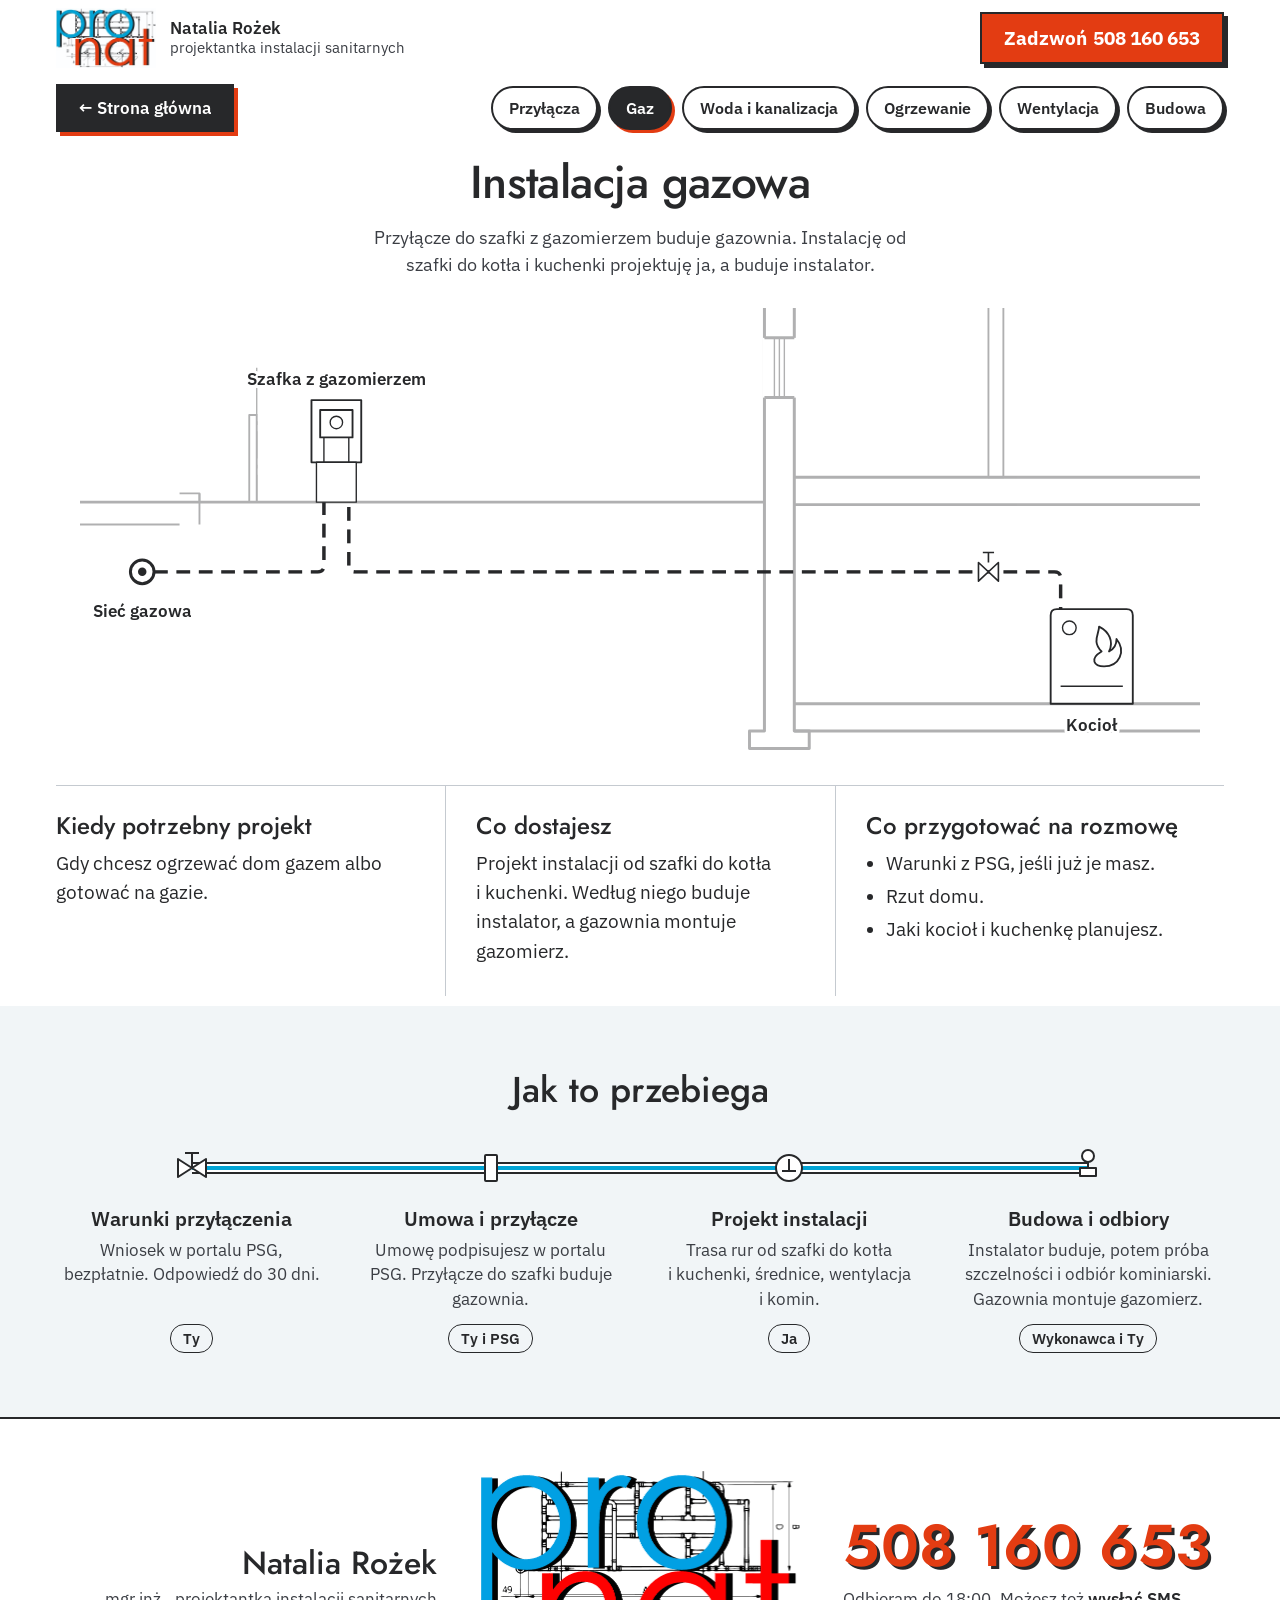
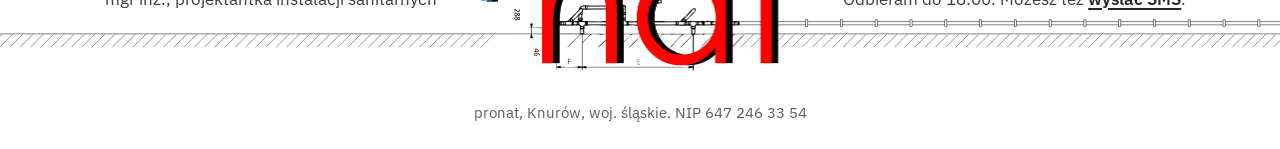
<file: przekroj/gaz.html>
<!doctype html>
<html lang="pl">
<head>
<meta charset="utf-8">
<meta name="robots" content="noindex, nofollow">
<meta name="viewport" content="width=device-width, initial-scale=1, viewport-fit=cover">
<title>Instalacja gazowa pronat</title>
<meta name="description" content="Przyłącze do szafki z gazomierzem buduje gazownia. Instalację od szafki do kotła i kuchenki projektuję ja, a buduje instalator.">
<link rel="preconnect" href="https://fonts.googleapis.com">
<link rel="preconnect" href="https://fonts.gstatic.com" crossorigin>
<link rel="stylesheet" href="https://fonts.googleapis.com/css2?family=IBM+Plex+Sans:wght@400;500;600;700&amp;family=Jost:wght@500;600&amp;display=swap">
<link rel="stylesheet" href="css/site.css">
<script>document.documentElement.classList.add('js');</script>
<script defer src="js/reveal.js"></script>
</head>
<body class="sub">
<a class="skip" href="#h1">Przejdź do treści</a>
<header class="top">
  <a class="brand" href="./" aria-label="pronat, strona główna"><img src="img/logo.jpg" alt="" width="105" height="64"><span class="brand__who"><b>Natalia Rożek</b><span>projektantka instalacji sanitarnych</span></span></a>
  <a class="top__call" href="tel:+48508160653">Zadzwoń<span class="top__num"> 508 160 653</span></a>
</header>
<main class="sub__main">
  <nav class="snav" aria-label="Usługi">
    <a class="snav__home" href="./"><span aria-hidden="true">←&nbsp;</span>Strona główna</a>
    <ul class="snav__list"><li><a href="przylacza.html">Przyłącza</a></li><li><a href="gaz.html" aria-current="page">Gaz</a></li><li><a href="woda-i-kanalizacja.html">Woda i kanalizacja</a></li><li><a href="ogrzewanie.html">Ogrzewanie</a></li><li><a href="wentylacja-i-klimatyzacja.html">Wentylacja</a></li><li><a href="nadzor-i-budowa.html">Budowa</a></li></ul>
  </nav>
  <div class="shead">
    <h1 id="h1">Instalacja gazowa</h1>
    <p class="lead">Przyłącze do szafki z gazomierzem buduje gazownia. Instalację od szafki do kotła i kuchenki projektuję ja, a buduje instalator.</p>
  </div>
  <figure class="fig">
<svg class="mini dr fig__w" style="--lbl:13.66;--lw:1;--sw:0.9;--sw-g:1.04" viewBox="250 404 900 356" xmlns="http://www.w3.org/2000/svg" role="img" aria-label="Instalacja gazowa na przekroju domu" preserveAspectRatio="xMidYMid meet"><defs><mask id="gm3a" maskUnits="userSpaceOnUse" x="-400" y="-100" width="2400" height="1100"><path class="gmask" d="M309.5 616 L441 616 Q446 616 446 611 L446 528" data-p="g0" data-sys="gas" data-part="gas" data-len="224.5" data-m="ink" fill="none" stroke="#fff" stroke-width="14"/></mask><mask id="gm3b" maskUnits="userSpaceOnUse" x="-400" y="-100" width="2400" height="1100"><path class="gmask" d="M309.5 616 L441 616 Q446 616 446 611 L446 528" data-p="g0" data-sys="gas" data-part="gas" data-len="224.5" data-m="fill" fill="none" stroke="#fff" stroke-width="14"/></mask><mask id="gm4a" maskUnits="userSpaceOnUse" x="-400" y="-100" width="2400" height="1100"><path class="gmask" d="M466 528 L466 611 Q466 616 471 616 L1033 616 Q1038 616 1038 621 L1038 646" data-p="g1" data-sys="gas" data-part="gas" data-after="g0" data-at="224.5" data-len="690" data-m="ink" fill="none" stroke="#fff" stroke-width="14"/></mask><mask id="gm4b" maskUnits="userSpaceOnUse" x="-400" y="-100" width="2400" height="1100"><path class="gmask" d="M466 528 L466 611 Q466 616 471 616 L1033 616 Q1038 616 1038 621 L1038 646" data-p="g1" data-sys="gas" data-part="gas" data-after="g0" data-at="224.5" data-len="690" data-m="fill" fill="none" stroke="#fff" stroke-width="14"/></mask></defs><g class="ctx"><path class="ln ln-t" d="M-260 560H94M126 560H800"/><path class="ln ln-t" d="M1440 560H1860"/><path class="ln ln-m" d="M-260 578H94M126 578H330"/><path class="ln ln-m" d="M330 553H346V578"/><path class="ln ln-m" d="M346 560V553"/><path class="ln dd" d="M392 560V452"/><path class="ln ln-m" d="M386 560V490H392V560"/><path class="ln ln-t" d="M800 208L824 208L824 744L836 744L836 758L788 758L788 744L800 744Z"/><path class="ln ln-t" d="M1416 208L1440 208L1440 744L1452 744L1452 758L1404 758L1404 744L1416 744Z"/><path class="ln ln-t" d="M824 722H1416M824 744H1416"/><path class="ln ln-t" d="M824 540H1416M824 562H1416"/><path class="ln ln-t" d="M824 374H1416M824 396H1416"/><path class="ln ln-t" d="M824 208H1416M824 230H1416"/><path class="ln ln-t" d="M770 204.625L1120 69L1470 204.625L1470 219.625L1120 84L770 219.625Z"/><path class="ln ln-m" d="M980 396H992V540H980Z"/><path class="ln ln-m" d="M980 230H992V374H980Z"/><rect class="wwf" x="798.6" y="428" width="26.8" height="48"/><rect class="wwf" x="798.6" y="266" width="26.8" height="46"/><rect class="wwf" x="1414.6" y="428" width="26.8" height="48"/><rect class="wwf" x="1414.6" y="266" width="26.8" height="46"/><path class="ln ln-t" d="M800 428H824M800 476H824"/><path class="ln" d="M808 428V476M812 428V476M816 428V476"/><path class="ln ln-t" d="M800 266H824M800 312H824"/><path class="ln" d="M808 266V312M812 266V312M816 266V312"/><path class="ln ln-t" d="M1416 428H1440M1416 476H1440"/><path class="ln" d="M1424 428V476M1428 428V476M1432 428V476"/><path class="ln ln-t" d="M1416 266H1440M1416 312H1440"/><path class="ln" d="M1424 266V312M1428 266V312M1432 266V312"/></g><g class="on"><g class="mn" data-sys="gas" data-part="gas"><path class="ln ln-t" d="M290.5 616a9.5 9.5 0 1 0 19 0a9.5 9.5 0 1 0 -19 0"/><circle class="mfill gas" cx="300" cy="616" r="3.4"/></g><g class="pipes"><g class="zg" data-z="0.5"><g class="po-g" data-l="ink"></g><g class="pw-g" data-l="ink"></g><g class="pc-g" data-l="core"></g></g><g class="gas-g" data-sys="gas"><path class="gl gl-base" d="M309.5 616 L441 616 Q446 616 446 611 L446 528" mask="url(#gm3a)" style="stroke-width:calc(var(--sw-g,var(--sw,1))*2.6px)"/><path class="gl gl-full" d="M309.5 616 L441 616 Q446 616 446 611 L446 528" mask="url(#gm3b)" style="stroke-width:calc(var(--sw-g,var(--sw,1))*2.6px)"/><path class="gl gl-base" d="M466 528 L466 611 Q466 616 471 616 L1033 616 Q1038 616 1038 621 L1038 646" mask="url(#gm4a)" style="stroke-width:calc(var(--sw-g,var(--sw,1))*2.6px)"/><path class="gl gl-full" d="M466 528 L466 611 Q466 616 471 616 L1033 616 Q1038 616 1038 621 L1038 646" mask="url(#gm4b)" style="stroke-width:calc(var(--sw-g,var(--sw,1))*2.6px)"/></g></g><g class="fits"><g class="ft" data-p="g1" data-sys="gas" data-part="gas" data-at="602"><path class="vl" d="M972 608.5L988 623.5V608.5L972 623.5Z"/><path class="vs" d="M980 608.5V600.5M975.5 600.5H984.5"/></g></g><g class="fxg" data-sys="hot gas" data-part="heat gas water"><path class="ln ln-m fx wf" d="M1035 646H1091Q1096 646 1096 651V722H1030V651Q1030 646 1035 646Z"/><path class="ln fx" d="M1039.5 661a5.5 5.5 0 1 0 11 0a5.5 5.5 0 1 0 -11 0"/><path class="ln ln-m fx" d="M1070.92 680c-8 -8 -2 -14 -2 -20c8 4 12 12 8 20c4 -2 6 -6 6 -10c8 10 2 22 -10 22c-8 0 -12 -6 -2 -12z"/><path class="ln fx" d="M1038 708H1088"/></g><g class="fxg" data-sys="gas" data-part="gas"><path class="ln ln-m fx wf" d="M436 478H476V528H436Z"/><path class="ln fx wf" d="M440 528H472V560H440Z"/><path class="ln ln-m fx" d="M443 486H469V508H443Z"/><path class="ln fx" d="M451 496a5 5 0 1 0 10 0a5 5 0 1 0 -10 0"/><path class="ln fx" d="M446 528V508M466 508V528"/></g></g><g class="lbls"><text class="lbl" x="300" y="652" text-anchor="middle">Sieć gazowa</text><text class="lbl" x="456" y="466" text-anchor="middle">Szafka z gazomierzem</text><text class="lbl" x="1063" y="744" text-anchor="middle">Kocioł</text></g></svg>
<svg class="mini dr fig__n" style="--lbl:36;--lw:2.6;--sw:2.3;--sw-g:2.8" viewBox="270 380 840 420" xmlns="http://www.w3.org/2000/svg" aria-hidden="true" focusable="false" preserveAspectRatio="xMidYMid meet"><defs><mask id="gm3a" maskUnits="userSpaceOnUse" x="-400" y="-100" width="2400" height="1100"><path class="gmask" d="M309.5 616 L441 616 Q446 616 446 611 L446 528" data-p="g0" data-sys="gas" data-part="gas" data-len="224.5" data-m="ink" fill="none" stroke="#fff" stroke-width="14"/></mask><mask id="gm3b" maskUnits="userSpaceOnUse" x="-400" y="-100" width="2400" height="1100"><path class="gmask" d="M309.5 616 L441 616 Q446 616 446 611 L446 528" data-p="g0" data-sys="gas" data-part="gas" data-len="224.5" data-m="fill" fill="none" stroke="#fff" stroke-width="14"/></mask><mask id="gm4a" maskUnits="userSpaceOnUse" x="-400" y="-100" width="2400" height="1100"><path class="gmask" d="M466 528 L466 611 Q466 616 471 616 L1033 616 Q1038 616 1038 621 L1038 646" data-p="g1" data-sys="gas" data-part="gas" data-after="g0" data-at="224.5" data-len="690" data-m="ink" fill="none" stroke="#fff" stroke-width="14"/></mask><mask id="gm4b" maskUnits="userSpaceOnUse" x="-400" y="-100" width="2400" height="1100"><path class="gmask" d="M466 528 L466 611 Q466 616 471 616 L1033 616 Q1038 616 1038 621 L1038 646" data-p="g1" data-sys="gas" data-part="gas" data-after="g0" data-at="224.5" data-len="690" data-m="fill" fill="none" stroke="#fff" stroke-width="14"/></mask></defs><g class="ctx"><path class="ln ln-t" d="M-260 560H94M126 560H800"/><path class="ln ln-t" d="M1440 560H1860"/><path class="ln ln-m" d="M-260 578H94M126 578H330"/><path class="ln ln-m" d="M330 553H346V578"/><path class="ln ln-m" d="M346 560V553"/><path class="ln dd" d="M392 560V452"/><path class="ln ln-m" d="M386 560V490H392V560"/><path class="ln ln-t" d="M800 208L824 208L824 744L836 744L836 758L788 758L788 744L800 744Z"/><path class="ln ln-t" d="M1416 208L1440 208L1440 744L1452 744L1452 758L1404 758L1404 744L1416 744Z"/><path class="ln ln-t" d="M824 722H1416M824 744H1416"/><path class="ln ln-t" d="M824 540H1416M824 562H1416"/><path class="ln ln-t" d="M824 374H1416M824 396H1416"/><path class="ln ln-t" d="M824 208H1416M824 230H1416"/><path class="ln ln-t" d="M770 204.625L1120 69L1470 204.625L1470 219.625L1120 84L770 219.625Z"/><path class="ln ln-m" d="M980 396H992V540H980Z"/><path class="ln ln-m" d="M980 230H992V374H980Z"/><rect class="wwf" x="798.6" y="428" width="26.8" height="48"/><rect class="wwf" x="798.6" y="266" width="26.8" height="46"/><rect class="wwf" x="1414.6" y="428" width="26.8" height="48"/><rect class="wwf" x="1414.6" y="266" width="26.8" height="46"/><path class="ln ln-t" d="M800 428H824M800 476H824"/><path class="ln" d="M808 428V476M812 428V476M816 428V476"/><path class="ln ln-t" d="M800 266H824M800 312H824"/><path class="ln" d="M808 266V312M812 266V312M816 266V312"/><path class="ln ln-t" d="M1416 428H1440M1416 476H1440"/><path class="ln" d="M1424 428V476M1428 428V476M1432 428V476"/><path class="ln ln-t" d="M1416 266H1440M1416 312H1440"/><path class="ln" d="M1424 266V312M1428 266V312M1432 266V312"/></g><g class="on"><g class="mn" data-sys="gas" data-part="gas"><path class="ln ln-t" d="M290.5 616a9.5 9.5 0 1 0 19 0a9.5 9.5 0 1 0 -19 0"/><circle class="mfill gas" cx="300" cy="616" r="3.4"/></g><g class="pipes"><g class="zg" data-z="0.5"><g class="po-g" data-l="ink"></g><g class="pw-g" data-l="ink"></g><g class="pc-g" data-l="core"></g></g><g class="gas-g" data-sys="gas"><path class="gl gl-base" d="M309.5 616 L441 616 Q446 616 446 611 L446 528" mask="url(#gm3a)" style="stroke-width:calc(var(--sw-g,var(--sw,1))*2.6px)"/><path class="gl gl-full" d="M309.5 616 L441 616 Q446 616 446 611 L446 528" mask="url(#gm3b)" style="stroke-width:calc(var(--sw-g,var(--sw,1))*2.6px)"/><path class="gl gl-base" d="M466 528 L466 611 Q466 616 471 616 L1033 616 Q1038 616 1038 621 L1038 646" mask="url(#gm4a)" style="stroke-width:calc(var(--sw-g,var(--sw,1))*2.6px)"/><path class="gl gl-full" d="M466 528 L466 611 Q466 616 471 616 L1033 616 Q1038 616 1038 621 L1038 646" mask="url(#gm4b)" style="stroke-width:calc(var(--sw-g,var(--sw,1))*2.6px)"/></g></g><g class="fits"><g class="ft" data-p="g1" data-sys="gas" data-part="gas" data-at="602"><path class="vl" d="M972 608.5L988 623.5V608.5L972 623.5Z"/><path class="vs" d="M980 608.5V600.5M975.5 600.5H984.5"/></g></g><g class="fxg" data-sys="hot gas" data-part="heat gas water"><path class="ln ln-m fx wf" d="M1035 646H1091Q1096 646 1096 651V722H1030V651Q1030 646 1035 646Z"/><path class="ln fx" d="M1039.5 661a5.5 5.5 0 1 0 11 0a5.5 5.5 0 1 0 -11 0"/><path class="ln ln-m fx" d="M1070.92 680c-8 -8 -2 -14 -2 -20c8 4 12 12 8 20c4 -2 6 -6 6 -10c8 10 2 22 -10 22c-8 0 -12 -6 -2 -12z"/><path class="ln fx" d="M1038 708H1088"/></g><g class="fxg" data-sys="gas" data-part="gas"><path class="ln ln-m fx wf" d="M436 478H476V528H436Z"/><path class="ln fx wf" d="M440 528H472V560H440Z"/><path class="ln ln-m fx" d="M443 486H469V508H443Z"/><path class="ln fx" d="M451 496a5 5 0 1 0 10 0a5 5 0 1 0 -10 0"/><path class="ln fx" d="M446 528V508M466 508V528"/></g></g><g class="lbls"><text class="lbl" x="290" y="660" text-anchor="start">Sieć gazowa</text><text class="lbl" x="456" y="464" text-anchor="middle">Szafka</text><text class="lbl" x="1100" y="772" text-anchor="end">Kocioł</text></g></svg>
  </figure>
  <div class="sgrid" data-rv>
    <section class="sb" aria-labelledby="s-when"><h2 id="s-when">Kiedy potrzebny projekt</h2><p>Gdy chcesz ogrzewać dom gazem albo gotować na gazie.</p></section>
    <section class="sb" aria-labelledby="s-get"><h2 id="s-get">Co dostajesz</h2><p>Projekt instalacji od szafki do kotła i kuchenki. Według niego buduje instalator, a gazownia montuje gazomierz.</p></section>
    <section class="sb" aria-labelledby="s-prep"><h2 id="s-prep">Co przygotować na rozmowę</h2><ul><li>Warunki z PSG, jeśli już je masz.</li><li>Rzut domu.</li><li>Jaki kocioł i kuchenkę planujesz.</li></ul></section>
  </div>
  <section class="how how--sub" aria-labelledby="s-steps">
    <h2 id="s-steps">Jak to przebiega</h2>
    <ol class="run run--who">
    <li><svg class="run__fit" viewBox="0 0 44 44" aria-hidden="true" focusable="false"><path class="f-b" d="M8 13L36 31V13L8 31Z"/><path d="M22 22V7M15 7H29"/></svg><h3>Warunki przyłączenia</h3><p>Wniosek w portalu PSG, bezpłatnie. Odpowiedź do 30 dni.</p><p class="run__who">Ty</p></li>
    <li><svg class="run__fit" viewBox="0 0 44 44" aria-hidden="true" focusable="false"><rect class="f-b" x="16" y="9" width="12" height="26" rx="1"/></svg><h3>Umowa i przyłącze</h3><p>Umowę podpisujesz w portalu PSG. Przyłącze do szafki buduje gazownia.</p><p class="run__who">Ty i PSG</p></li>
    <li><svg class="run__fit" viewBox="0 0 44 44" aria-hidden="true" focusable="false"><circle class="f-b" cx="22" cy="22" r="13"/><path d="M15 25H29M22 25V13"/></svg><h3>Projekt instalacji</h3><p>Trasa rur od szafki do kotła i kuchenki, średnice, wentylacja i komin.</p><p class="run__who">Ja</p></li>
    <li><svg class="run__fit" viewBox="0 0 44 44" aria-hidden="true" focusable="false"><circle class="f-b" cx="22" cy="10" r="6"/><path d="M22 16V22"/><path class="f-b" d="M14 22H30V30H14Z"/></svg><h3>Budowa i odbiory</h3><p>Instalator buduje, potem próba szczelności i odbiór kominiarski. Gazownia montuje gazomierz.</p><p class="run__who">Wykonawca i Ty</p></li>
  </ol>
  </section>
  <nav class="more-svc" aria-labelledby="s-more">
    <h2 id="s-more">Inne usługi</h2>
    <div class="more-svc__g"><a class="pick__b" href="przylacza.html">Przyłącza</a><a class="pick__b" href="woda-i-kanalizacja.html">Woda i kanalizacja</a><a class="pick__b" href="ogrzewanie.html">Ogrzewanie</a><a class="pick__b" href="wentylacja-i-klimatyzacja.html">Wentylacja</a><a class="pick__b" href="nadzor-i-budowa.html">Budowa</a><a class="pick__b pick__b--home" href="./"><span aria-hidden="true">←&nbsp;</span>Strona główna</a></div>
  </nav>
</main>
<footer class="fb" id="kontakt" aria-labelledby="fb-h">
  <div class="fb__row">
    <div class="fb__who">
      <h2 id="fb-h">Natalia Rożek</h2>
      <p>mgr inż., projektantka instalacji sanitarnych</p>
    </div>
    <div class="fb__logo"><svg class="fb__draw" viewBox="0 0 1648 1035" role="img" aria-label="pronat">
<path class="fb__ln" d="M-6000 843H169M1355 843H7648"/>
<path class="fb__ln fb__ht" d="M-5976 846l-66 66M-5923 846l-66 66M-5870 846l-66 66M-5817 846l-66 66M-5764 846l-66 66M-5711 846l-66 66M-5658 846l-66 66M-5605 846l-66 66M-5552 846l-66 66M-5499 846l-66 66M-5446 846l-66 66M-5393 846l-66 66M-5340 846l-66 66M-5287 846l-66 66M-5234 846l-66 66M-5181 846l-66 66M-5128 846l-66 66M-5075 846l-66 66M-5022 846l-66 66M-4969 846l-66 66M-4916 846l-66 66M-4863 846l-66 66M-4810 846l-66 66M-4757 846l-66 66M-4704 846l-66 66M-4651 846l-66 66M-4598 846l-66 66M-4545 846l-66 66M-4492 846l-66 66M-4439 846l-66 66M-4386 846l-66 66M-4333 846l-66 66M-4280 846l-66 66M-4227 846l-66 66M-4174 846l-66 66M-4121 846l-66 66M-4068 846l-66 66M-4015 846l-66 66M-3962 846l-66 66M-3909 846l-66 66M-3856 846l-66 66M-3803 846l-66 66M-3750 846l-66 66M-3697 846l-66 66M-3644 846l-66 66M-3591 846l-66 66M-3538 846l-66 66M-3485 846l-66 66M-3432 846l-66 66M-3379 846l-66 66M-3326 846l-66 66M-3273 846l-66 66M-3220 846l-66 66M-3167 846l-66 66M-3114 846l-66 66M-3061 846l-66 66M-3008 846l-66 66M-2955 846l-66 66M-2902 846l-66 66M-2849 846l-66 66M-2796 846l-66 66M-2743 846l-66 66M-2690 846l-66 66M-2637 846l-66 66M-2584 846l-66 66M-2531 846l-66 66M-2478 846l-66 66M-2425 846l-66 66M-2372 846l-66 66M-2319 846l-66 66M-2266 846l-66 66M-2213 846l-66 66M-2160 846l-66 66M-2107 846l-66 66M-2054 846l-66 66M-2001 846l-66 66M-1948 846l-66 66M-1895 846l-66 66M-1842 846l-66 66M-1789 846l-66 66M-1736 846l-66 66M-1683 846l-66 66M-1630 846l-66 66M-1577 846l-66 66M-1524 846l-66 66M-1471 846l-66 66M-1418 846l-66 66M-1365 846l-66 66M-1312 846l-66 66M-1259 846l-66 66M-1206 846l-66 66M-1153 846l-66 66M-1100 846l-66 66M-1047 846l-66 66M-994 846l-66 66M-941 846l-66 66M-888 846l-66 66M-835 846l-66 66M-782 846l-66 66M-729 846l-66 66M-676 846l-66 66M-623 846l-66 66M-570 846l-66 66M-517 846l-66 66M-464 846l-66 66M-411 846l-66 66M-358 846l-66 66M-305 846l-66 66M-252 846l-66 66M-199 846l-66 66M-146 846l-66 66M-93 846l-66 66M-40 846l-66 66M13 846l-66 66M66 846l-66 66M1410 846l-66 66M1463 846l-66 66M1516 846l-66 66M1569 846l-66 66M1622 846l-66 66M1675 846l-66 66M1728 846l-66 66M1781 846l-66 66M1834 846l-66 66M1887 846l-66 66M1940 846l-66 66M1993 846l-66 66M2046 846l-66 66M2099 846l-66 66M2152 846l-66 66M2205 846l-66 66M2258 846l-66 66M2311 846l-66 66M2364 846l-66 66M2417 846l-66 66M2470 846l-66 66M2523 846l-66 66M2576 846l-66 66M2629 846l-66 66M2682 846l-66 66M2735 846l-66 66M2788 846l-66 66M2841 846l-66 66M2894 846l-66 66M2947 846l-66 66M3000 846l-66 66M3053 846l-66 66M3106 846l-66 66M3159 846l-66 66M3212 846l-66 66M3265 846l-66 66M3318 846l-66 66M3371 846l-66 66M3424 846l-66 66M3477 846l-66 66M3530 846l-66 66M3583 846l-66 66M3636 846l-66 66M3689 846l-66 66M3742 846l-66 66M3795 846l-66 66M3848 846l-66 66M3901 846l-66 66M3954 846l-66 66M4007 846l-66 66M4060 846l-66 66M4113 846l-66 66M4166 846l-66 66M4219 846l-66 66M4272 846l-66 66M4325 846l-66 66M4378 846l-66 66M4431 846l-66 66M4484 846l-66 66M4537 846l-66 66M4590 846l-66 66M4643 846l-66 66M4696 846l-66 66M4749 846l-66 66M4802 846l-66 66M4855 846l-66 66M4908 846l-66 66M4961 846l-66 66M5014 846l-66 66M5067 846l-66 66M5120 846l-66 66M5173 846l-66 66M5226 846l-66 66M5279 846l-66 66M5332 846l-66 66M5385 846l-66 66M5438 846l-66 66M5491 846l-66 66M5544 846l-66 66M5597 846l-66 66M5650 846l-66 66M5703 846l-66 66M5756 846l-66 66M5809 846l-66 66M5862 846l-66 66M5915 846l-66 66M5968 846l-66 66M6021 846l-66 66M6074 846l-66 66M6127 846l-66 66M6180 846l-66 66M6233 846l-66 66M6286 846l-66 66M6339 846l-66 66M6392 846l-66 66M6445 846l-66 66M6498 846l-66 66M6551 846l-66 66M6604 846l-66 66M6657 846l-66 66M6710 846l-66 66M6763 846l-66 66M6816 846l-66 66M6869 846l-66 66M6922 846l-66 66M6975 846l-66 66M7028 846l-66 66M7081 846l-66 66M7134 846l-66 66M7187 846l-66 66M7240 846l-66 66M7293 846l-66 66M7346 846l-66 66M7399 846l-66 66M7452 846l-66 66M7505 846l-66 66M7558 846l-66 66"/>
<path class="fb__ln" d="M1337 779H7648M1337 796H7648"/>
<g class="fb__col"><rect x="1500" y="770" width="11" height="35"/><rect x="1680" y="770" width="11" height="35"/><rect x="1860" y="770" width="11" height="35"/><rect x="2040" y="770" width="11" height="35"/><rect x="2220" y="770" width="11" height="35"/><rect x="2400" y="770" width="11" height="35"/><rect x="2580" y="770" width="11" height="35"/><rect x="2760" y="770" width="11" height="35"/><rect x="2940" y="770" width="11" height="35"/><rect x="3120" y="770" width="11" height="35"/><rect x="3300" y="770" width="11" height="35"/><rect x="3480" y="770" width="11" height="35"/><rect x="3660" y="770" width="11" height="35"/><rect x="3840" y="770" width="11" height="35"/><rect x="4020" y="770" width="11" height="35"/><rect x="4200" y="770" width="11" height="35"/><rect x="4380" y="770" width="11" height="35"/><rect x="4560" y="770" width="11" height="35"/><rect x="4740" y="770" width="11" height="35"/><rect x="4920" y="770" width="11" height="35"/><rect x="5100" y="770" width="11" height="35"/><rect x="5280" y="770" width="11" height="35"/><rect x="5460" y="770" width="11" height="35"/><rect x="5640" y="770" width="11" height="35"/><rect x="5820" y="770" width="11" height="35"/><rect x="6000" y="770" width="11" height="35"/><rect x="6180" y="770" width="11" height="35"/><rect x="6360" y="770" width="11" height="35"/><rect x="6540" y="770" width="11" height="35"/><rect x="6720" y="770" width="11" height="35"/><rect x="6900" y="770" width="11" height="35"/><rect x="7080" y="770" width="11" height="35"/><rect x="7260" y="770" width="11" height="35"/><rect x="7440" y="770" width="11" height="35"/></g>
<image href="img/logo-baner.png" x="0" y="0" width="1648" height="1035"/>
</svg></div>
    <div class="fb__call">
      <a class="bignum" href="tel:+48508160653">508 160 653</a>
      <p>Odbieram do 18:00. Możesz też <a class="fb__sms" href="sms:+48508160653">wysłać SMS</a>.</p>
    </div>
  </div>
  <p class="fb__fine">pronat, Knurów, woj. śląskie. NIP 647 246 33 54</p>
</footer>
</body>
</html>
</file>
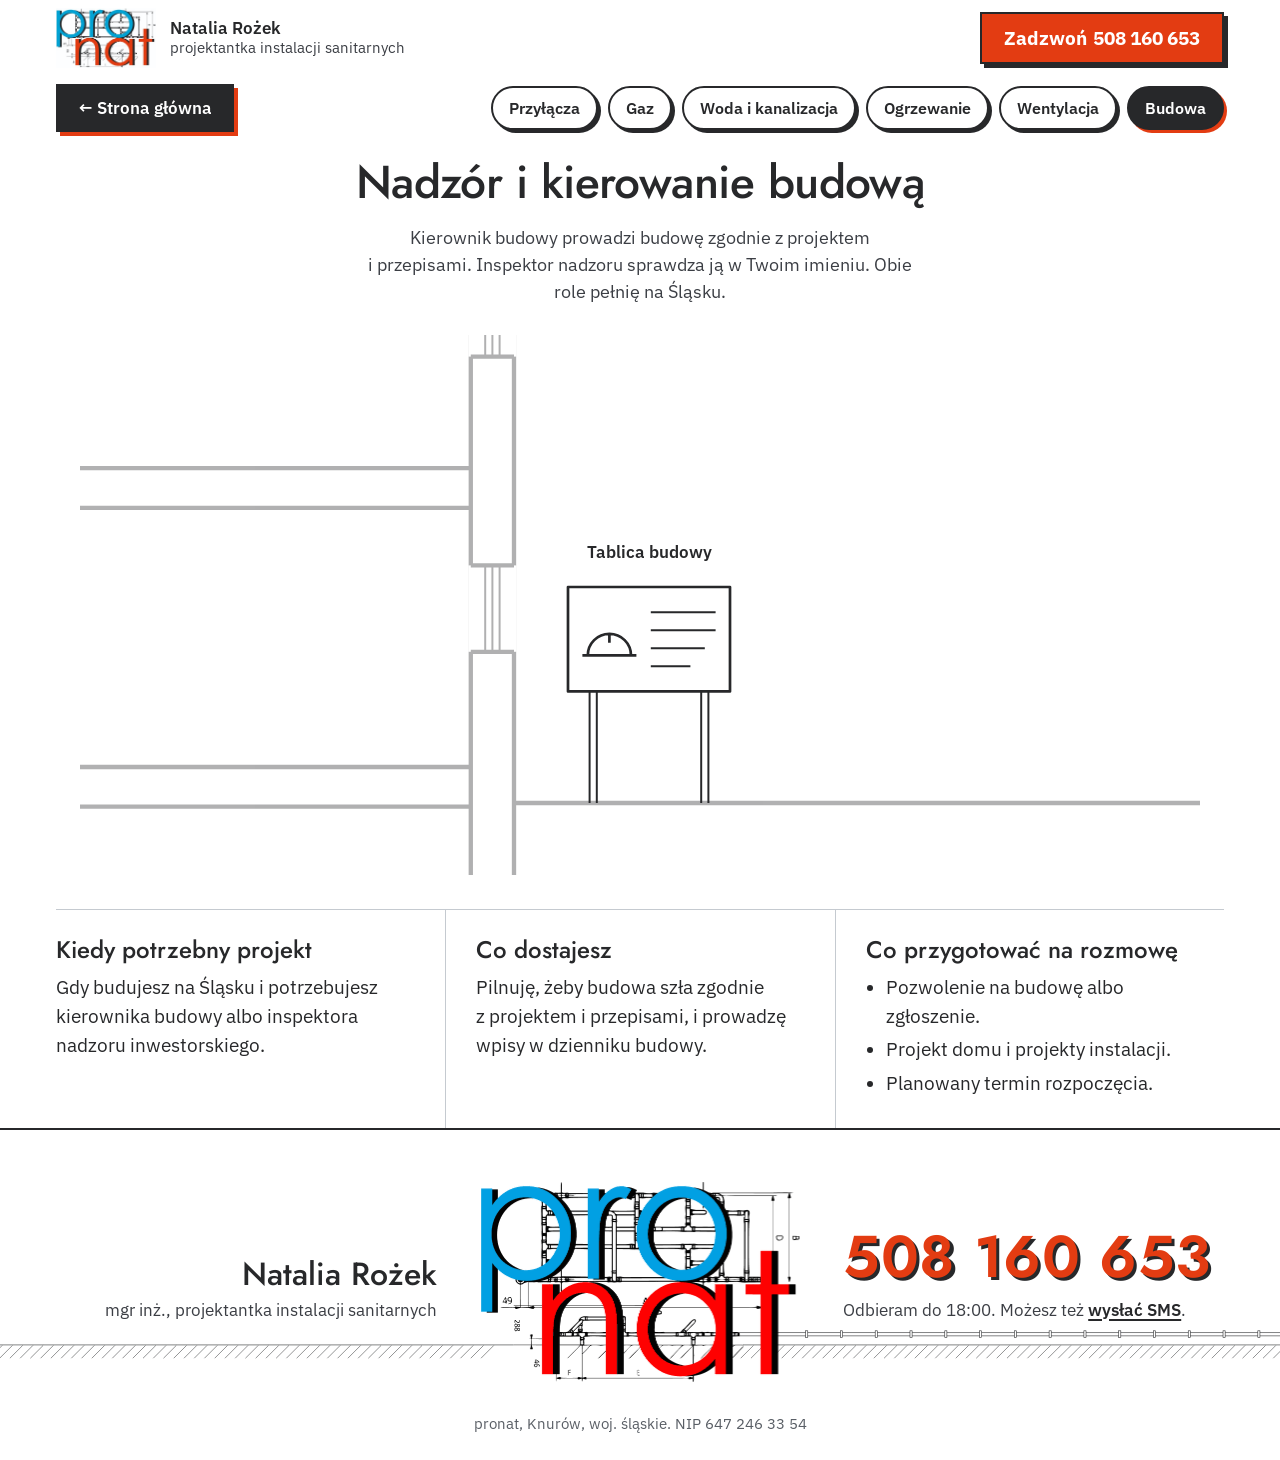
<file: przekroj/nadzor-i-budowa.html>
<!doctype html>
<html lang="pl">
<head>
<meta charset="utf-8">
<meta name="robots" content="noindex, nofollow">
<meta name="viewport" content="width=device-width, initial-scale=1, viewport-fit=cover">
<title>Nadzór i kierowanie budową pronat</title>
<meta name="description" content="Kierownik budowy prowadzi budowę zgodnie z projektem i przepisami. Inspektor nadzoru sprawdza ją w Twoim imieniu. Obie role pełnię na Śląsku.">
<link rel="preconnect" href="https://fonts.googleapis.com">
<link rel="preconnect" href="https://fonts.gstatic.com" crossorigin>
<link rel="stylesheet" href="https://fonts.googleapis.com/css2?family=IBM+Plex+Sans:wght@400;500;600;700&amp;family=Jost:wght@500;600&amp;display=swap">
<link rel="stylesheet" href="css/site.css">
<script>document.documentElement.classList.add('js');</script>
<script defer src="js/reveal.js"></script>
</head>
<body class="sub">
<a class="skip" href="#h1">Przejdź do treści</a>
<header class="top">
  <a class="brand" href="./" aria-label="pronat, strona główna"><img src="img/logo.jpg" alt="" width="105" height="64"><span class="brand__who"><b>Natalia Rożek</b><span>projektantka instalacji sanitarnych</span></span></a>
  <a class="top__call" href="tel:+48508160653">Zadzwoń<span class="top__num"> 508 160 653</span></a>
</header>
<main class="sub__main">
  <nav class="snav" aria-label="Usługi">
    <a class="snav__home" href="./"><span aria-hidden="true">←&nbsp;</span>Strona główna</a>
    <ul class="snav__list"><li><a href="przylacza.html">Przyłącza</a></li><li><a href="gaz.html">Gaz</a></li><li><a href="woda-i-kanalizacja.html">Woda i kanalizacja</a></li><li><a href="ogrzewanie.html">Ogrzewanie</a></li><li><a href="wentylacja-i-klimatyzacja.html">Wentylacja</a></li><li><a href="nadzor-i-budowa.html" aria-current="page">Budowa</a></li></ul>
  </nav>
  <div class="shead">
    <h1 id="h1">Nadzór i kierowanie budową</h1>
    <p class="lead">Kierownik budowy prowadzi budowę zgodnie z projektem i przepisami. Inspektor nadzoru sprawdza ją w Twoim imieniu. Obie role pełnię na Śląsku.</p>
  </div>
  <figure class="fig">
<svg class="mini dr fig__w" style="--lbl:9.44;--lw:1;--sw:0.9;--sw-g:1" viewBox="1250 300 520 300" xmlns="http://www.w3.org/2000/svg" role="img" aria-label="Nadzór i kierowanie budową na przekroju domu" preserveAspectRatio="xMidYMid meet"><g class="ctx"><path class="ln ln-t" d="M-260 560H94M126 560H800"/><path class="ln ln-t" d="M1440 560H1860"/><path class="ln ln-m" d="M-260 578H94M126 578H330"/><path class="ln ln-m" d="M330 553H346V578"/><path class="ln ln-m" d="M346 560V553"/><path class="ln dd" d="M392 560V452"/><path class="ln ln-m" d="M386 560V490H392V560"/><path class="ln ln-t" d="M800 208L824 208L824 744L836 744L836 758L788 758L788 744L800 744Z"/><path class="ln ln-t" d="M1416 208L1440 208L1440 744L1452 744L1452 758L1404 758L1404 744L1416 744Z"/><path class="ln ln-t" d="M824 722H1416M824 744H1416"/><path class="ln ln-t" d="M824 540H1416M824 562H1416"/><path class="ln ln-t" d="M824 374H1416M824 396H1416"/><path class="ln ln-t" d="M824 208H1416M824 230H1416"/><path class="ln ln-t" d="M770 204.625L1120 69L1470 204.625L1470 219.625L1120 84L770 219.625Z"/><path class="ln ln-m" d="M980 396H992V540H980Z"/><path class="ln ln-m" d="M980 230H992V374H980Z"/><rect class="wwf" x="798.6" y="428" width="26.8" height="48"/><rect class="wwf" x="798.6" y="266" width="26.8" height="46"/><rect class="wwf" x="1414.6" y="428" width="26.8" height="48"/><rect class="wwf" x="1414.6" y="266" width="26.8" height="46"/><path class="ln ln-t" d="M800 428H824M800 476H824"/><path class="ln" d="M808 428V476M812 428V476M816 428V476"/><path class="ln ln-t" d="M800 266H824M800 312H824"/><path class="ln" d="M808 266V312M812 266V312M816 266V312"/><path class="ln ln-t" d="M1416 428H1440M1416 476H1440"/><path class="ln" d="M1424 428V476M1428 428V476M1432 428V476"/><path class="ln ln-t" d="M1416 266H1440M1416 312H1440"/><path class="ln" d="M1424 266V312M1428 266V312M1432 266V312"/></g><g class="on"><g class="pipes"></g><g class="fits"></g><g class="fxg" data-sys="site" data-part="site"><path class="ln fx" d="M1482 498V560M1486 498V560M1544 498V560M1548 498V560"/><path class="ln ln-m fx wf" d="M1470 440H1560V498H1470Z"/><path class="ln ln-m fx" d="M1478 478H1508M1481 478a12 12 0 0 1 24 0M1493 466V471"/><path class="ln fx" d="M1516 454H1552M1516 464H1552M1516 474H1546M1516 484H1538"/></g></g><g class="lbls"><text class="lbl" x="1515" y="424" text-anchor="middle">Tablica budowy</text></g></svg>
<svg class="mini dr fig__n" style="--lbl:22.29;--lw:1.86;--sw:1.56;--sw-g:1.93" viewBox="1250 300 520 300" xmlns="http://www.w3.org/2000/svg" aria-hidden="true" focusable="false" preserveAspectRatio="xMidYMid meet"><g class="ctx"><path class="ln ln-t" d="M-260 560H94M126 560H800"/><path class="ln ln-t" d="M1440 560H1860"/><path class="ln ln-m" d="M-260 578H94M126 578H330"/><path class="ln ln-m" d="M330 553H346V578"/><path class="ln ln-m" d="M346 560V553"/><path class="ln dd" d="M392 560V452"/><path class="ln ln-m" d="M386 560V490H392V560"/><path class="ln ln-t" d="M800 208L824 208L824 744L836 744L836 758L788 758L788 744L800 744Z"/><path class="ln ln-t" d="M1416 208L1440 208L1440 744L1452 744L1452 758L1404 758L1404 744L1416 744Z"/><path class="ln ln-t" d="M824 722H1416M824 744H1416"/><path class="ln ln-t" d="M824 540H1416M824 562H1416"/><path class="ln ln-t" d="M824 374H1416M824 396H1416"/><path class="ln ln-t" d="M824 208H1416M824 230H1416"/><path class="ln ln-t" d="M770 204.625L1120 69L1470 204.625L1470 219.625L1120 84L770 219.625Z"/><path class="ln ln-m" d="M980 396H992V540H980Z"/><path class="ln ln-m" d="M980 230H992V374H980Z"/><rect class="wwf" x="798.6" y="428" width="26.8" height="48"/><rect class="wwf" x="798.6" y="266" width="26.8" height="46"/><rect class="wwf" x="1414.6" y="428" width="26.8" height="48"/><rect class="wwf" x="1414.6" y="266" width="26.8" height="46"/><path class="ln ln-t" d="M800 428H824M800 476H824"/><path class="ln" d="M808 428V476M812 428V476M816 428V476"/><path class="ln ln-t" d="M800 266H824M800 312H824"/><path class="ln" d="M808 266V312M812 266V312M816 266V312"/><path class="ln ln-t" d="M1416 428H1440M1416 476H1440"/><path class="ln" d="M1424 428V476M1428 428V476M1432 428V476"/><path class="ln ln-t" d="M1416 266H1440M1416 312H1440"/><path class="ln" d="M1424 266V312M1428 266V312M1432 266V312"/></g><g class="on"><g class="pipes"></g><g class="fits"></g><g class="fxg" data-sys="site" data-part="site"><path class="ln fx" d="M1482 498V560M1486 498V560M1544 498V560M1548 498V560"/><path class="ln ln-m fx wf" d="M1470 440H1560V498H1470Z"/><path class="ln ln-m fx" d="M1478 478H1508M1481 478a12 12 0 0 1 24 0M1493 466V471"/><path class="ln fx" d="M1516 454H1552M1516 464H1552M1516 474H1546M1516 484H1538"/></g></g><g class="lbls"><text class="lbl" x="1515" y="420" text-anchor="middle">Tablica budowy</text></g></svg>
  </figure>
  <div class="sgrid" data-rv>
    <section class="sb" aria-labelledby="s-when"><h2 id="s-when">Kiedy potrzebny projekt</h2><p>Gdy budujesz na Śląsku i potrzebujesz kierownika budowy albo inspektora nadzoru inwestorskiego.</p></section>
    <section class="sb" aria-labelledby="s-get"><h2 id="s-get">Co dostajesz</h2><p>Pilnuję, żeby budowa szła zgodnie z projektem i przepisami, i prowadzę wpisy w dzienniku budowy.</p></section>
    <section class="sb" aria-labelledby="s-prep"><h2 id="s-prep">Co przygotować na rozmowę</h2><ul><li>Pozwolenie na budowę albo zgłoszenie.</li><li>Projekt domu i projekty instalacji.</li><li>Planowany termin rozpoczęcia.</li></ul></section>
  </div>
  
  <nav class="more-svc" aria-labelledby="s-more">
    <h2 id="s-more">Inne usługi</h2>
    <div class="more-svc__g"><a class="pick__b" href="przylacza.html">Przyłącza</a><a class="pick__b" href="gaz.html">Gaz</a><a class="pick__b" href="woda-i-kanalizacja.html">Woda i kanalizacja</a><a class="pick__b" href="ogrzewanie.html">Ogrzewanie</a><a class="pick__b" href="wentylacja-i-klimatyzacja.html">Wentylacja</a><a class="pick__b pick__b--home" href="./"><span aria-hidden="true">←&nbsp;</span>Strona główna</a></div>
  </nav>
</main>
<footer class="fb" id="kontakt" aria-labelledby="fb-h">
  <div class="fb__row">
    <div class="fb__who">
      <h2 id="fb-h">Natalia Rożek</h2>
      <p>mgr inż., projektantka instalacji sanitarnych</p>
    </div>
    <div class="fb__logo"><svg class="fb__draw" viewBox="0 0 1648 1035" role="img" aria-label="pronat">
<path class="fb__ln" d="M-6000 843H169M1355 843H7648"/>
<path class="fb__ln fb__ht" d="M-5976 846l-66 66M-5923 846l-66 66M-5870 846l-66 66M-5817 846l-66 66M-5764 846l-66 66M-5711 846l-66 66M-5658 846l-66 66M-5605 846l-66 66M-5552 846l-66 66M-5499 846l-66 66M-5446 846l-66 66M-5393 846l-66 66M-5340 846l-66 66M-5287 846l-66 66M-5234 846l-66 66M-5181 846l-66 66M-5128 846l-66 66M-5075 846l-66 66M-5022 846l-66 66M-4969 846l-66 66M-4916 846l-66 66M-4863 846l-66 66M-4810 846l-66 66M-4757 846l-66 66M-4704 846l-66 66M-4651 846l-66 66M-4598 846l-66 66M-4545 846l-66 66M-4492 846l-66 66M-4439 846l-66 66M-4386 846l-66 66M-4333 846l-66 66M-4280 846l-66 66M-4227 846l-66 66M-4174 846l-66 66M-4121 846l-66 66M-4068 846l-66 66M-4015 846l-66 66M-3962 846l-66 66M-3909 846l-66 66M-3856 846l-66 66M-3803 846l-66 66M-3750 846l-66 66M-3697 846l-66 66M-3644 846l-66 66M-3591 846l-66 66M-3538 846l-66 66M-3485 846l-66 66M-3432 846l-66 66M-3379 846l-66 66M-3326 846l-66 66M-3273 846l-66 66M-3220 846l-66 66M-3167 846l-66 66M-3114 846l-66 66M-3061 846l-66 66M-3008 846l-66 66M-2955 846l-66 66M-2902 846l-66 66M-2849 846l-66 66M-2796 846l-66 66M-2743 846l-66 66M-2690 846l-66 66M-2637 846l-66 66M-2584 846l-66 66M-2531 846l-66 66M-2478 846l-66 66M-2425 846l-66 66M-2372 846l-66 66M-2319 846l-66 66M-2266 846l-66 66M-2213 846l-66 66M-2160 846l-66 66M-2107 846l-66 66M-2054 846l-66 66M-2001 846l-66 66M-1948 846l-66 66M-1895 846l-66 66M-1842 846l-66 66M-1789 846l-66 66M-1736 846l-66 66M-1683 846l-66 66M-1630 846l-66 66M-1577 846l-66 66M-1524 846l-66 66M-1471 846l-66 66M-1418 846l-66 66M-1365 846l-66 66M-1312 846l-66 66M-1259 846l-66 66M-1206 846l-66 66M-1153 846l-66 66M-1100 846l-66 66M-1047 846l-66 66M-994 846l-66 66M-941 846l-66 66M-888 846l-66 66M-835 846l-66 66M-782 846l-66 66M-729 846l-66 66M-676 846l-66 66M-623 846l-66 66M-570 846l-66 66M-517 846l-66 66M-464 846l-66 66M-411 846l-66 66M-358 846l-66 66M-305 846l-66 66M-252 846l-66 66M-199 846l-66 66M-146 846l-66 66M-93 846l-66 66M-40 846l-66 66M13 846l-66 66M66 846l-66 66M1410 846l-66 66M1463 846l-66 66M1516 846l-66 66M1569 846l-66 66M1622 846l-66 66M1675 846l-66 66M1728 846l-66 66M1781 846l-66 66M1834 846l-66 66M1887 846l-66 66M1940 846l-66 66M1993 846l-66 66M2046 846l-66 66M2099 846l-66 66M2152 846l-66 66M2205 846l-66 66M2258 846l-66 66M2311 846l-66 66M2364 846l-66 66M2417 846l-66 66M2470 846l-66 66M2523 846l-66 66M2576 846l-66 66M2629 846l-66 66M2682 846l-66 66M2735 846l-66 66M2788 846l-66 66M2841 846l-66 66M2894 846l-66 66M2947 846l-66 66M3000 846l-66 66M3053 846l-66 66M3106 846l-66 66M3159 846l-66 66M3212 846l-66 66M3265 846l-66 66M3318 846l-66 66M3371 846l-66 66M3424 846l-66 66M3477 846l-66 66M3530 846l-66 66M3583 846l-66 66M3636 846l-66 66M3689 846l-66 66M3742 846l-66 66M3795 846l-66 66M3848 846l-66 66M3901 846l-66 66M3954 846l-66 66M4007 846l-66 66M4060 846l-66 66M4113 846l-66 66M4166 846l-66 66M4219 846l-66 66M4272 846l-66 66M4325 846l-66 66M4378 846l-66 66M4431 846l-66 66M4484 846l-66 66M4537 846l-66 66M4590 846l-66 66M4643 846l-66 66M4696 846l-66 66M4749 846l-66 66M4802 846l-66 66M4855 846l-66 66M4908 846l-66 66M4961 846l-66 66M5014 846l-66 66M5067 846l-66 66M5120 846l-66 66M5173 846l-66 66M5226 846l-66 66M5279 846l-66 66M5332 846l-66 66M5385 846l-66 66M5438 846l-66 66M5491 846l-66 66M5544 846l-66 66M5597 846l-66 66M5650 846l-66 66M5703 846l-66 66M5756 846l-66 66M5809 846l-66 66M5862 846l-66 66M5915 846l-66 66M5968 846l-66 66M6021 846l-66 66M6074 846l-66 66M6127 846l-66 66M6180 846l-66 66M6233 846l-66 66M6286 846l-66 66M6339 846l-66 66M6392 846l-66 66M6445 846l-66 66M6498 846l-66 66M6551 846l-66 66M6604 846l-66 66M6657 846l-66 66M6710 846l-66 66M6763 846l-66 66M6816 846l-66 66M6869 846l-66 66M6922 846l-66 66M6975 846l-66 66M7028 846l-66 66M7081 846l-66 66M7134 846l-66 66M7187 846l-66 66M7240 846l-66 66M7293 846l-66 66M7346 846l-66 66M7399 846l-66 66M7452 846l-66 66M7505 846l-66 66M7558 846l-66 66"/>
<path class="fb__ln" d="M1337 779H7648M1337 796H7648"/>
<g class="fb__col"><rect x="1500" y="770" width="11" height="35"/><rect x="1680" y="770" width="11" height="35"/><rect x="1860" y="770" width="11" height="35"/><rect x="2040" y="770" width="11" height="35"/><rect x="2220" y="770" width="11" height="35"/><rect x="2400" y="770" width="11" height="35"/><rect x="2580" y="770" width="11" height="35"/><rect x="2760" y="770" width="11" height="35"/><rect x="2940" y="770" width="11" height="35"/><rect x="3120" y="770" width="11" height="35"/><rect x="3300" y="770" width="11" height="35"/><rect x="3480" y="770" width="11" height="35"/><rect x="3660" y="770" width="11" height="35"/><rect x="3840" y="770" width="11" height="35"/><rect x="4020" y="770" width="11" height="35"/><rect x="4200" y="770" width="11" height="35"/><rect x="4380" y="770" width="11" height="35"/><rect x="4560" y="770" width="11" height="35"/><rect x="4740" y="770" width="11" height="35"/><rect x="4920" y="770" width="11" height="35"/><rect x="5100" y="770" width="11" height="35"/><rect x="5280" y="770" width="11" height="35"/><rect x="5460" y="770" width="11" height="35"/><rect x="5640" y="770" width="11" height="35"/><rect x="5820" y="770" width="11" height="35"/><rect x="6000" y="770" width="11" height="35"/><rect x="6180" y="770" width="11" height="35"/><rect x="6360" y="770" width="11" height="35"/><rect x="6540" y="770" width="11" height="35"/><rect x="6720" y="770" width="11" height="35"/><rect x="6900" y="770" width="11" height="35"/><rect x="7080" y="770" width="11" height="35"/><rect x="7260" y="770" width="11" height="35"/><rect x="7440" y="770" width="11" height="35"/></g>
<image href="img/logo-baner.png" x="0" y="0" width="1648" height="1035"/>
</svg></div>
    <div class="fb__call">
      <a class="bignum" href="tel:+48508160653">508 160 653</a>
      <p>Odbieram do 18:00. Możesz też <a class="fb__sms" href="sms:+48508160653">wysłać SMS</a>.</p>
    </div>
  </div>
  <p class="fb__fine">pronat, Knurów, woj. śląskie. NIP 647 246 33 54</p>
</footer>
</body>
</html>
</file>
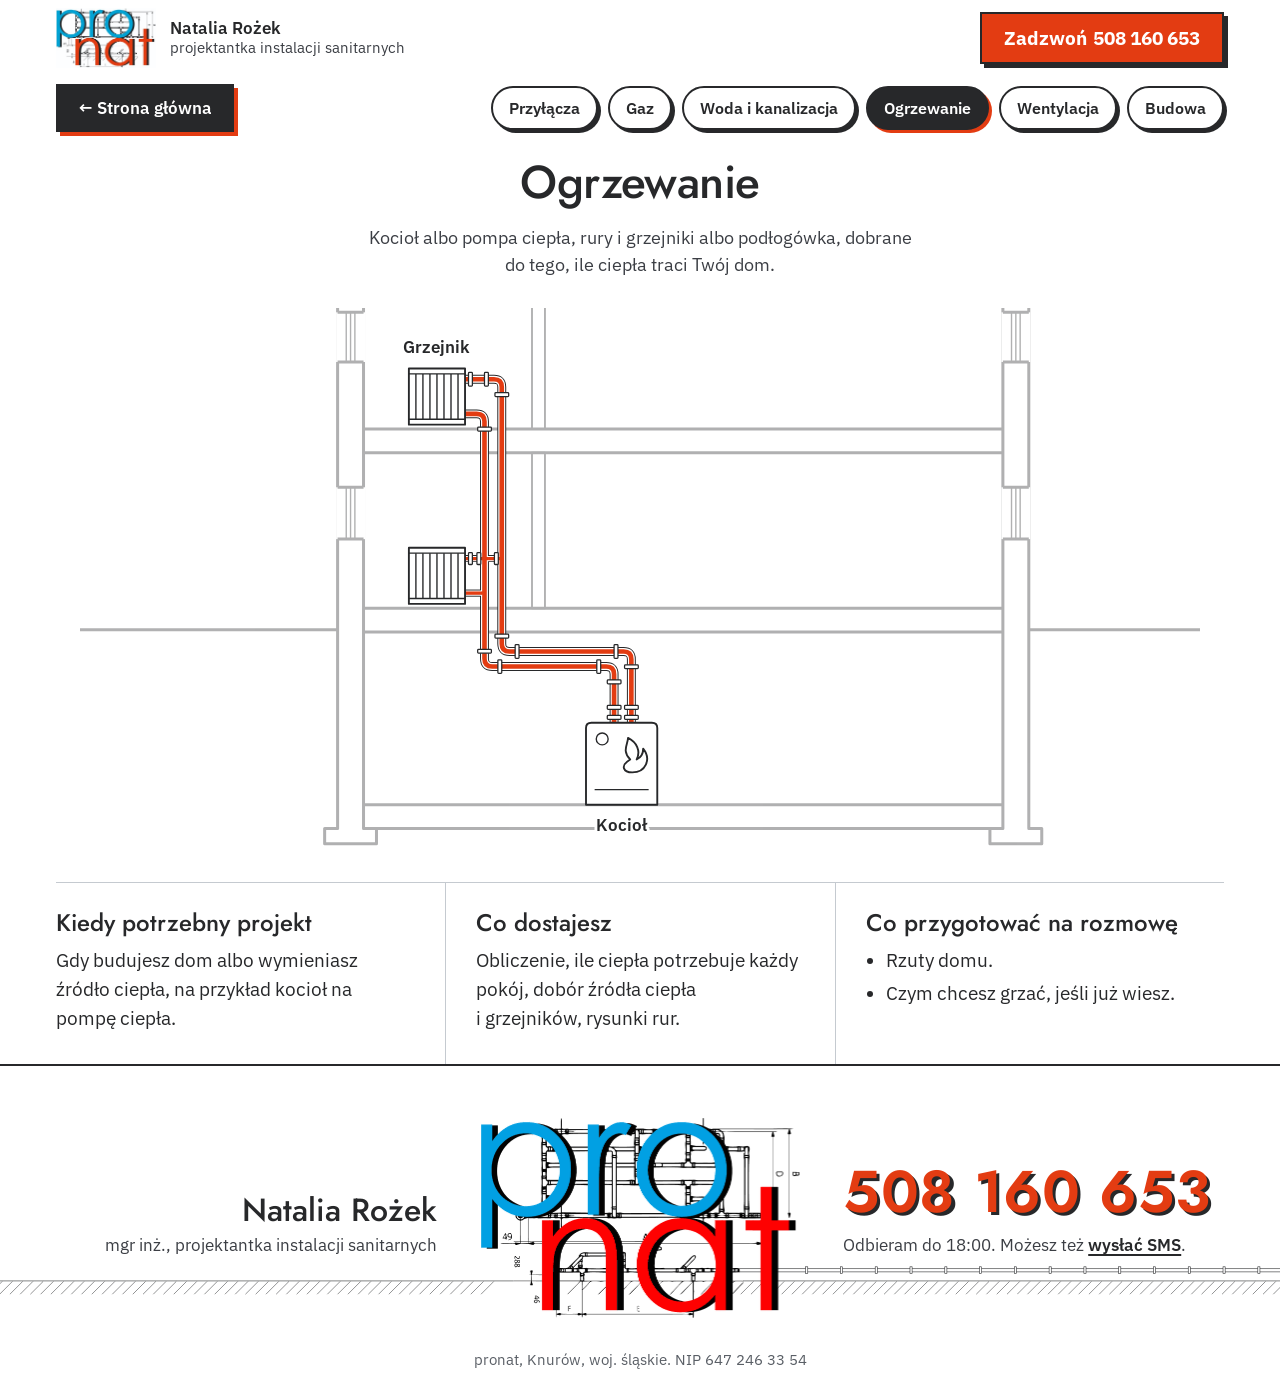
<file: przekroj/ogrzewanie.html>
<!doctype html>
<html lang="pl">
<head>
<meta charset="utf-8">
<meta name="robots" content="noindex, nofollow">
<meta name="viewport" content="width=device-width, initial-scale=1, viewport-fit=cover">
<title>Ogrzewanie pronat</title>
<meta name="description" content="Kocioł albo pompa ciepła, rury i grzejniki albo podłogówka, dobrane do tego, ile ciepła traci Twój dom.">
<link rel="preconnect" href="https://fonts.googleapis.com">
<link rel="preconnect" href="https://fonts.gstatic.com" crossorigin>
<link rel="stylesheet" href="https://fonts.googleapis.com/css2?family=IBM+Plex+Sans:wght@400;500;600;700&amp;family=Jost:wght@500;600&amp;display=swap">
<link rel="stylesheet" href="css/site.css">
<script>document.documentElement.classList.add('js');</script>
<script defer src="js/reveal.js"></script>
</head>
<body class="sub">
<a class="skip" href="#h1">Przejdź do treści</a>
<header class="top">
  <a class="brand" href="./" aria-label="pronat, strona główna"><img src="img/logo.jpg" alt="" width="105" height="64"><span class="brand__who"><b>Natalia Rożek</b><span>projektantka instalacji sanitarnych</span></span></a>
  <a class="top__call" href="tel:+48508160653">Zadzwoń<span class="top__num"> 508 160 653</span></a>
</header>
<main class="sub__main">
  <nav class="snav" aria-label="Usługi">
    <a class="snav__home" href="./"><span aria-hidden="true">←&nbsp;</span>Strona główna</a>
    <ul class="snav__list"><li><a href="przylacza.html">Przyłącza</a></li><li><a href="gaz.html">Gaz</a></li><li><a href="woda-i-kanalizacja.html">Woda i kanalizacja</a></li><li><a href="ogrzewanie.html" aria-current="page">Ogrzewanie</a></li><li><a href="wentylacja-i-klimatyzacja.html">Wentylacja</a></li><li><a href="nadzor-i-budowa.html">Budowa</a></li></ul>
  </nav>
  <div class="shead">
    <h1 id="h1">Ogrzewanie</h1>
    <p class="lead">Kocioł albo pompa ciepła, rury i grzejniki albo podłogówka, dobrane do tego, ile ciepła traci Twój dom.</p>
  </div>
  <figure class="fig">
<svg class="mini dr fig__w" style="--lbl:15.74;--lw:1.16;--sw:0.97;--sw-g:1.2" viewBox="780 262 600 500" xmlns="http://www.w3.org/2000/svg" role="img" aria-label="Ogrzewanie na przekroju domu" preserveAspectRatio="xMidYMid meet"><g class="ctx"><path class="ln ln-t" d="M-260 560H94M126 560H800"/><path class="ln ln-t" d="M1440 560H1860"/><path class="ln ln-m" d="M-260 578H94M126 578H330"/><path class="ln ln-m" d="M330 553H346V578"/><path class="ln ln-m" d="M346 560V553"/><path class="ln dd" d="M392 560V452"/><path class="ln ln-m" d="M386 560V490H392V560"/><path class="ln ln-t" d="M800 208L824 208L824 744L836 744L836 758L788 758L788 744L800 744Z"/><path class="ln ln-t" d="M1416 208L1440 208L1440 744L1452 744L1452 758L1404 758L1404 744L1416 744Z"/><path class="ln ln-t" d="M824 722H1416M824 744H1416"/><path class="ln ln-t" d="M824 540H1416M824 562H1416"/><path class="ln ln-t" d="M824 374H1416M824 396H1416"/><path class="ln ln-t" d="M824 208H1416M824 230H1416"/><path class="ln ln-t" d="M770 204.625L1120 69L1470 204.625L1470 219.625L1120 84L770 219.625Z"/><path class="ln ln-m" d="M980 396H992V540H980Z"/><path class="ln ln-m" d="M980 230H992V374H980Z"/><rect class="wwf" x="798.6" y="428" width="26.8" height="48"/><rect class="wwf" x="798.6" y="266" width="26.8" height="46"/><rect class="wwf" x="1414.6" y="428" width="26.8" height="48"/><rect class="wwf" x="1414.6" y="266" width="26.8" height="46"/><path class="ln ln-t" d="M800 428H824M800 476H824"/><path class="ln" d="M808 428V476M812 428V476M816 428V476"/><path class="ln ln-t" d="M800 266H824M800 312H824"/><path class="ln" d="M808 266V312M812 266V312M816 266V312"/><path class="ln ln-t" d="M1416 428H1440M1416 476H1440"/><path class="ln" d="M1424 428V476M1428 428V476M1432 428V476"/><path class="ln ln-t" d="M1416 266H1440M1416 312H1440"/><path class="ln" d="M1424 266V312M1428 266V312M1432 266V312"/></g><g class="on"><g class="pipes"><g class="zg" data-z="2"><g class="po-g" data-l="ink"><path class="po" d="M1072 646 L1072 587.2 Q1072 580 1064.8 580 L959.2 580 Q952 580 952 572.8 L952 335.2 Q952 328 944.8 328 L918 328" data-p="hsup" data-sys="hot" data-part="heat" data-len="472" style="stroke-width:calc(var(--sw,1)*8.5px)"/><path class="po" d="M952 494 L918 494" data-p="hsg" data-sys="hot" data-part="heat" data-after="hsup" data-at="272" data-len="34" style="stroke-width:calc(var(--sw,1)*6.8px)"/><path class="po" d="M918 360 L928.8 360 Q936 360 936 367.2 L936 586.8 Q936 594 943.2 594 L1048.8 594 Q1056 594 1056 601.2 L1056 646" data-p="hret" data-sys="hot" data-part="heat" data-after="hsup" data-at="472" data-len="424" style="stroke-width:calc(var(--sw,1)*8.5px)"/><path class="po" d="M918 526 L936 526" data-p="hrg" data-sys="hot" data-part="heat" data-after="hret" data-at="184" data-len="18" style="stroke-width:calc(var(--sw,1)*6.8px)"/></g><g class="pw-g" data-l="ink"><path class="pw" d="M1072 646 L1072 587.2 Q1072 580 1064.8 580 L959.2 580 Q952 580 952 572.8 L952 335.2 Q952 328 944.8 328 L918 328" data-p="hsup" data-sys="hot" data-part="heat" data-len="472" style="stroke-width:calc(var(--sw,1)*6.6px)"/><path class="pw" d="M952 494 L918 494" data-p="hsg" data-sys="hot" data-part="heat" data-after="hsup" data-at="272" data-len="34" style="stroke-width:calc(var(--sw,1)*5px)"/><path class="pw" d="M918 360 L928.8 360 Q936 360 936 367.2 L936 586.8 Q936 594 943.2 594 L1048.8 594 Q1056 594 1056 601.2 L1056 646" data-p="hret" data-sys="hot" data-part="heat" data-after="hsup" data-at="472" data-len="424" style="stroke-width:calc(var(--sw,1)*6.6px)"/><path class="pw" d="M918 526 L936 526" data-p="hrg" data-sys="hot" data-part="heat" data-after="hret" data-at="184" data-len="18" style="stroke-width:calc(var(--sw,1)*5px)"/></g><g class="pc-g" data-l="core"><path class="pc hot" d="M1072 646 L1072 587.2 Q1072 580 1064.8 580 L959.2 580 Q952 580 952 572.8 L952 335.2 Q952 328 944.8 328 L918 328" data-p="hsup" data-sys="hot" data-part="heat" data-len="472" style="stroke-width:calc(var(--sw,1)*4.4px)"/><path class="pc hot" d="M952 494 L918 494" data-p="hsg" data-sys="hot" data-part="heat" data-after="hsup" data-at="272" data-len="34" style="stroke-width:calc(var(--sw,1)*3.2px)"/><path class="pc hot" d="M918 360 L928.8 360 Q936 360 936 367.2 L936 586.8 Q936 594 943.2 594 L1048.8 594 Q1056 594 1056 601.2 L1056 646" data-p="hret" data-sys="hot" data-part="heat" data-after="hsup" data-at="472" data-len="424" style="stroke-width:calc(var(--sw,1)*4.4px)"/><path class="pc hot" d="M918 526 L936 526" data-p="hrg" data-sys="hot" data-part="heat" data-after="hret" data-at="184" data-len="18" style="stroke-width:calc(var(--sw,1)*3.2px)"/></g></g></g><g class="fits"><g class="ft" data-p="hsup" data-sys="hot" data-part="heat" data-at="14.2"><rect class="rg" x="1065.7" y="630" width="12.7" height="3.6" rx="0.8"/></g><g class="ft" data-p="hsup" data-sys="hot" data-part="heat" data-at="51.8"><rect class="rg" x="1065.7" y="592.4" width="12.7" height="3.6" rx="0.8"/></g><g class="ft" data-p="hsup" data-sys="hot" data-part="heat" data-at="5"><rect class="rg" x="1065.7" y="639.2" width="12.7" height="3.6" rx="0.8"/></g><g class="ft" data-p="hsup" data-sys="hot" data-part="heat" data-at="80.2"><rect class="rg" x="1056" y="573.7" width="3.6" height="12.7" rx="0.8"/></g><g class="ft" data-p="hsup" data-sys="hot" data-part="heat" data-at="171.8"><rect class="rg" x="964.4" y="573.7" width="3.6" height="12.7" rx="0.8"/></g><g class="ft" data-p="hsup" data-sys="hot" data-part="heat" data-at="200.2"><rect class="rg" x="945.7" y="564" width="12.7" height="3.6" rx="0.8"/></g><g class="ft" data-p="hsup" data-sys="hot" data-part="heat" data-at="423.8"><rect class="rg" x="945.7" y="340.4" width="12.7" height="3.6" rx="0.8"/></g><g class="ft" data-p="hsup" data-sys="hot" data-part="heat" data-at="452.2"><rect class="rg" x="936" y="321.7" width="3.6" height="12.7" rx="0.8"/></g><g class="ft" data-p="hsup" data-sys="hot" data-part="heat" data-at="467"><rect class="rg" x="921.2" y="321.7" width="3.6" height="12.7" rx="0.8"/></g><g class="ft" data-p="hsg" data-sys="hot" data-part="heat" data-at="21.2"><rect class="rg" x="929" y="488.5" width="3.6" height="11" rx="0.8"/></g><g class="ft" data-p="hsg" data-sys="hot" data-part="heat" data-at="5"><rect class="rg" x="945.2" y="488.5" width="3.6" height="11" rx="0.8"/></g><g class="ft" data-p="hsg" data-sys="hot" data-part="heat" data-at="29"><rect class="rg" x="921.2" y="488.5" width="3.6" height="11" rx="0.8"/></g><g class="ft" data-p="hret" data-sys="hot" data-part="heat" data-at="32.2"><rect class="rg" x="929.7" y="372.4" width="12.7" height="3.6" rx="0.8"/></g><g class="ft" data-p="hret" data-sys="hot" data-part="heat" data-at="237.8"><rect class="rg" x="929.7" y="578" width="12.7" height="3.6" rx="0.8"/></g><g class="ft" data-p="hret" data-sys="hot" data-part="heat" data-at="266.2"><rect class="rg" x="948.4" y="587.7" width="3.6" height="12.7" rx="0.8"/></g><g class="ft" data-p="hret" data-sys="hot" data-part="heat" data-at="357.8"><rect class="rg" x="1040" y="587.7" width="3.6" height="12.7" rx="0.8"/></g><g class="ft" data-p="hret" data-sys="hot" data-part="heat" data-at="386.2"><rect class="rg" x="1049.7" y="606.4" width="12.7" height="3.6" rx="0.8"/></g><g class="ft" data-p="hret" data-sys="hot" data-part="heat" data-at="409.8"><rect class="rg" x="1049.7" y="630" width="12.7" height="3.6" rx="0.8"/></g><g class="ft" data-p="hret" data-sys="hot" data-part="heat" data-at="419"><rect class="rg" x="1049.7" y="639.2" width="12.7" height="3.6" rx="0.8"/></g></g><g class="fxg" data-sys="hot" data-part="heat"><path class="ln ln-m fx wf" d="M866 484H918V536H866Z"/><path class="ln fx" d="M872.5 489V531M879 489V531M885.5 489V531M892 489V531M898.5 489V531M905 489V531M911.5 489V531"/><path class="ln fx" d="M866 489H918M866 531H918"/></g><g class="fxg" data-sys="hot" data-part="heat"><path class="ln ln-m fx wf" d="M866 318H918V370H866Z"/><path class="ln fx" d="M872.5 323V365M879 323V365M885.5 323V365M892 323V365M898.5 323V365M905 323V365M911.5 323V365"/><path class="ln fx" d="M866 323H918M866 365H918"/></g><g class="fxg" data-sys="hot gas" data-part="heat gas water"><path class="ln ln-m fx wf" d="M1035 646H1091Q1096 646 1096 651V722H1030V651Q1030 646 1035 646Z"/><path class="ln fx" d="M1039.5 661a5.5 5.5 0 1 0 11 0a5.5 5.5 0 1 0 -11 0"/><path class="ln ln-m fx" d="M1070.92 680c-8 -8 -2 -14 -2 -20c8 4 12 12 8 20c4 -2 6 -6 6 -10c8 10 2 22 -10 22c-8 0 -12 -6 -2 -12z"/><path class="ln fx" d="M1038 708H1088"/></g></g><g class="lbls"><text class="lbl" x="1063" y="746" text-anchor="middle">Kocioł</text><text class="lbl" x="892" y="304" text-anchor="middle">Grzejnik</text></g></svg>
<svg class="mini dr fig__n" style="--lbl:25.71;--lw:2.14;--sw:1.8;--sw-g:2.23" viewBox="780 262 600 500" xmlns="http://www.w3.org/2000/svg" aria-hidden="true" focusable="false" preserveAspectRatio="xMidYMid meet"><g class="ctx"><path class="ln ln-t" d="M-260 560H94M126 560H800"/><path class="ln ln-t" d="M1440 560H1860"/><path class="ln ln-m" d="M-260 578H94M126 578H330"/><path class="ln ln-m" d="M330 553H346V578"/><path class="ln ln-m" d="M346 560V553"/><path class="ln dd" d="M392 560V452"/><path class="ln ln-m" d="M386 560V490H392V560"/><path class="ln ln-t" d="M800 208L824 208L824 744L836 744L836 758L788 758L788 744L800 744Z"/><path class="ln ln-t" d="M1416 208L1440 208L1440 744L1452 744L1452 758L1404 758L1404 744L1416 744Z"/><path class="ln ln-t" d="M824 722H1416M824 744H1416"/><path class="ln ln-t" d="M824 540H1416M824 562H1416"/><path class="ln ln-t" d="M824 374H1416M824 396H1416"/><path class="ln ln-t" d="M824 208H1416M824 230H1416"/><path class="ln ln-t" d="M770 204.625L1120 69L1470 204.625L1470 219.625L1120 84L770 219.625Z"/><path class="ln ln-m" d="M980 396H992V540H980Z"/><path class="ln ln-m" d="M980 230H992V374H980Z"/><rect class="wwf" x="798.6" y="428" width="26.8" height="48"/><rect class="wwf" x="798.6" y="266" width="26.8" height="46"/><rect class="wwf" x="1414.6" y="428" width="26.8" height="48"/><rect class="wwf" x="1414.6" y="266" width="26.8" height="46"/><path class="ln ln-t" d="M800 428H824M800 476H824"/><path class="ln" d="M808 428V476M812 428V476M816 428V476"/><path class="ln ln-t" d="M800 266H824M800 312H824"/><path class="ln" d="M808 266V312M812 266V312M816 266V312"/><path class="ln ln-t" d="M1416 428H1440M1416 476H1440"/><path class="ln" d="M1424 428V476M1428 428V476M1432 428V476"/><path class="ln ln-t" d="M1416 266H1440M1416 312H1440"/><path class="ln" d="M1424 266V312M1428 266V312M1432 266V312"/></g><g class="on"><g class="pipes"><g class="zg" data-z="2"><g class="po-g" data-l="ink"><path class="po" d="M1072 646 L1072 587.2 Q1072 580 1064.8 580 L959.2 580 Q952 580 952 572.8 L952 335.2 Q952 328 944.8 328 L918 328" data-p="hsup" data-sys="hot" data-part="heat" data-len="472" style="stroke-width:calc(var(--sw,1)*8.5px)"/><path class="po" d="M952 494 L918 494" data-p="hsg" data-sys="hot" data-part="heat" data-after="hsup" data-at="272" data-len="34" style="stroke-width:calc(var(--sw,1)*6.8px)"/><path class="po" d="M918 360 L928.8 360 Q936 360 936 367.2 L936 586.8 Q936 594 943.2 594 L1048.8 594 Q1056 594 1056 601.2 L1056 646" data-p="hret" data-sys="hot" data-part="heat" data-after="hsup" data-at="472" data-len="424" style="stroke-width:calc(var(--sw,1)*8.5px)"/><path class="po" d="M918 526 L936 526" data-p="hrg" data-sys="hot" data-part="heat" data-after="hret" data-at="184" data-len="18" style="stroke-width:calc(var(--sw,1)*6.8px)"/></g><g class="pw-g" data-l="ink"><path class="pw" d="M1072 646 L1072 587.2 Q1072 580 1064.8 580 L959.2 580 Q952 580 952 572.8 L952 335.2 Q952 328 944.8 328 L918 328" data-p="hsup" data-sys="hot" data-part="heat" data-len="472" style="stroke-width:calc(var(--sw,1)*6.6px)"/><path class="pw" d="M952 494 L918 494" data-p="hsg" data-sys="hot" data-part="heat" data-after="hsup" data-at="272" data-len="34" style="stroke-width:calc(var(--sw,1)*5px)"/><path class="pw" d="M918 360 L928.8 360 Q936 360 936 367.2 L936 586.8 Q936 594 943.2 594 L1048.8 594 Q1056 594 1056 601.2 L1056 646" data-p="hret" data-sys="hot" data-part="heat" data-after="hsup" data-at="472" data-len="424" style="stroke-width:calc(var(--sw,1)*6.6px)"/><path class="pw" d="M918 526 L936 526" data-p="hrg" data-sys="hot" data-part="heat" data-after="hret" data-at="184" data-len="18" style="stroke-width:calc(var(--sw,1)*5px)"/></g><g class="pc-g" data-l="core"><path class="pc hot" d="M1072 646 L1072 587.2 Q1072 580 1064.8 580 L959.2 580 Q952 580 952 572.8 L952 335.2 Q952 328 944.8 328 L918 328" data-p="hsup" data-sys="hot" data-part="heat" data-len="472" style="stroke-width:calc(var(--sw,1)*4.4px)"/><path class="pc hot" d="M952 494 L918 494" data-p="hsg" data-sys="hot" data-part="heat" data-after="hsup" data-at="272" data-len="34" style="stroke-width:calc(var(--sw,1)*3.2px)"/><path class="pc hot" d="M918 360 L928.8 360 Q936 360 936 367.2 L936 586.8 Q936 594 943.2 594 L1048.8 594 Q1056 594 1056 601.2 L1056 646" data-p="hret" data-sys="hot" data-part="heat" data-after="hsup" data-at="472" data-len="424" style="stroke-width:calc(var(--sw,1)*4.4px)"/><path class="pc hot" d="M918 526 L936 526" data-p="hrg" data-sys="hot" data-part="heat" data-after="hret" data-at="184" data-len="18" style="stroke-width:calc(var(--sw,1)*3.2px)"/></g></g></g><g class="fits"><g class="ft" data-p="hsup" data-sys="hot" data-part="heat" data-at="14.2"><rect class="rg" x="1065.7" y="630" width="12.7" height="3.6" rx="0.8"/></g><g class="ft" data-p="hsup" data-sys="hot" data-part="heat" data-at="51.8"><rect class="rg" x="1065.7" y="592.4" width="12.7" height="3.6" rx="0.8"/></g><g class="ft" data-p="hsup" data-sys="hot" data-part="heat" data-at="5"><rect class="rg" x="1065.7" y="639.2" width="12.7" height="3.6" rx="0.8"/></g><g class="ft" data-p="hsup" data-sys="hot" data-part="heat" data-at="80.2"><rect class="rg" x="1056" y="573.7" width="3.6" height="12.7" rx="0.8"/></g><g class="ft" data-p="hsup" data-sys="hot" data-part="heat" data-at="171.8"><rect class="rg" x="964.4" y="573.7" width="3.6" height="12.7" rx="0.8"/></g><g class="ft" data-p="hsup" data-sys="hot" data-part="heat" data-at="200.2"><rect class="rg" x="945.7" y="564" width="12.7" height="3.6" rx="0.8"/></g><g class="ft" data-p="hsup" data-sys="hot" data-part="heat" data-at="423.8"><rect class="rg" x="945.7" y="340.4" width="12.7" height="3.6" rx="0.8"/></g><g class="ft" data-p="hsup" data-sys="hot" data-part="heat" data-at="452.2"><rect class="rg" x="936" y="321.7" width="3.6" height="12.7" rx="0.8"/></g><g class="ft" data-p="hsup" data-sys="hot" data-part="heat" data-at="467"><rect class="rg" x="921.2" y="321.7" width="3.6" height="12.7" rx="0.8"/></g><g class="ft" data-p="hsg" data-sys="hot" data-part="heat" data-at="21.2"><rect class="rg" x="929" y="488.5" width="3.6" height="11" rx="0.8"/></g><g class="ft" data-p="hsg" data-sys="hot" data-part="heat" data-at="5"><rect class="rg" x="945.2" y="488.5" width="3.6" height="11" rx="0.8"/></g><g class="ft" data-p="hsg" data-sys="hot" data-part="heat" data-at="29"><rect class="rg" x="921.2" y="488.5" width="3.6" height="11" rx="0.8"/></g><g class="ft" data-p="hret" data-sys="hot" data-part="heat" data-at="32.2"><rect class="rg" x="929.7" y="372.4" width="12.7" height="3.6" rx="0.8"/></g><g class="ft" data-p="hret" data-sys="hot" data-part="heat" data-at="237.8"><rect class="rg" x="929.7" y="578" width="12.7" height="3.6" rx="0.8"/></g><g class="ft" data-p="hret" data-sys="hot" data-part="heat" data-at="266.2"><rect class="rg" x="948.4" y="587.7" width="3.6" height="12.7" rx="0.8"/></g><g class="ft" data-p="hret" data-sys="hot" data-part="heat" data-at="357.8"><rect class="rg" x="1040" y="587.7" width="3.6" height="12.7" rx="0.8"/></g><g class="ft" data-p="hret" data-sys="hot" data-part="heat" data-at="386.2"><rect class="rg" x="1049.7" y="606.4" width="12.7" height="3.6" rx="0.8"/></g><g class="ft" data-p="hret" data-sys="hot" data-part="heat" data-at="409.8"><rect class="rg" x="1049.7" y="630" width="12.7" height="3.6" rx="0.8"/></g><g class="ft" data-p="hret" data-sys="hot" data-part="heat" data-at="419"><rect class="rg" x="1049.7" y="639.2" width="12.7" height="3.6" rx="0.8"/></g></g><g class="fxg" data-sys="hot" data-part="heat"><path class="ln ln-m fx wf" d="M866 484H918V536H866Z"/><path class="ln fx" d="M872.5 489V531M879 489V531M885.5 489V531M892 489V531M898.5 489V531M905 489V531M911.5 489V531"/><path class="ln fx" d="M866 489H918M866 531H918"/></g><g class="fxg" data-sys="hot" data-part="heat"><path class="ln ln-m fx wf" d="M866 318H918V370H866Z"/><path class="ln fx" d="M872.5 323V365M879 323V365M885.5 323V365M892 323V365M898.5 323V365M905 323V365M911.5 323V365"/><path class="ln fx" d="M866 323H918M866 365H918"/></g><g class="fxg" data-sys="hot gas" data-part="heat gas water"><path class="ln ln-m fx wf" d="M1035 646H1091Q1096 646 1096 651V722H1030V651Q1030 646 1035 646Z"/><path class="ln fx" d="M1039.5 661a5.5 5.5 0 1 0 11 0a5.5 5.5 0 1 0 -11 0"/><path class="ln ln-m fx" d="M1070.92 680c-8 -8 -2 -14 -2 -20c8 4 12 12 8 20c4 -2 6 -6 6 -10c8 10 2 22 -10 22c-8 0 -12 -6 -2 -12z"/><path class="ln fx" d="M1038 708H1088"/></g></g><g class="lbls"><text class="lbl" x="1063" y="752" text-anchor="middle">Kocioł</text><text class="lbl" x="892" y="298" text-anchor="middle">Grzejnik</text></g></svg>
  </figure>
  <div class="sgrid" data-rv>
    <section class="sb" aria-labelledby="s-when"><h2 id="s-when">Kiedy potrzebny projekt</h2><p>Gdy budujesz dom albo wymieniasz źródło ciepła, na przykład kocioł na pompę ciepła.</p></section>
    <section class="sb" aria-labelledby="s-get"><h2 id="s-get">Co dostajesz</h2><p>Obliczenie, ile ciepła potrzebuje każdy pokój, dobór źródła ciepła i grzejników, rysunki rur.</p></section>
    <section class="sb" aria-labelledby="s-prep"><h2 id="s-prep">Co przygotować na rozmowę</h2><ul><li>Rzuty domu.</li><li>Czym chcesz grzać, jeśli już wiesz.</li></ul></section>
  </div>
  
  <nav class="more-svc" aria-labelledby="s-more">
    <h2 id="s-more">Inne usługi</h2>
    <div class="more-svc__g"><a class="pick__b" href="przylacza.html">Przyłącza</a><a class="pick__b" href="gaz.html">Gaz</a><a class="pick__b" href="woda-i-kanalizacja.html">Woda i kanalizacja</a><a class="pick__b" href="wentylacja-i-klimatyzacja.html">Wentylacja</a><a class="pick__b" href="nadzor-i-budowa.html">Budowa</a><a class="pick__b pick__b--home" href="./"><span aria-hidden="true">←&nbsp;</span>Strona główna</a></div>
  </nav>
</main>
<footer class="fb" id="kontakt" aria-labelledby="fb-h">
  <div class="fb__row">
    <div class="fb__who">
      <h2 id="fb-h">Natalia Rożek</h2>
      <p>mgr inż., projektantka instalacji sanitarnych</p>
    </div>
    <div class="fb__logo"><svg class="fb__draw" viewBox="0 0 1648 1035" role="img" aria-label="pronat">
<path class="fb__ln" d="M-6000 843H169M1355 843H7648"/>
<path class="fb__ln fb__ht" d="M-5976 846l-66 66M-5923 846l-66 66M-5870 846l-66 66M-5817 846l-66 66M-5764 846l-66 66M-5711 846l-66 66M-5658 846l-66 66M-5605 846l-66 66M-5552 846l-66 66M-5499 846l-66 66M-5446 846l-66 66M-5393 846l-66 66M-5340 846l-66 66M-5287 846l-66 66M-5234 846l-66 66M-5181 846l-66 66M-5128 846l-66 66M-5075 846l-66 66M-5022 846l-66 66M-4969 846l-66 66M-4916 846l-66 66M-4863 846l-66 66M-4810 846l-66 66M-4757 846l-66 66M-4704 846l-66 66M-4651 846l-66 66M-4598 846l-66 66M-4545 846l-66 66M-4492 846l-66 66M-4439 846l-66 66M-4386 846l-66 66M-4333 846l-66 66M-4280 846l-66 66M-4227 846l-66 66M-4174 846l-66 66M-4121 846l-66 66M-4068 846l-66 66M-4015 846l-66 66M-3962 846l-66 66M-3909 846l-66 66M-3856 846l-66 66M-3803 846l-66 66M-3750 846l-66 66M-3697 846l-66 66M-3644 846l-66 66M-3591 846l-66 66M-3538 846l-66 66M-3485 846l-66 66M-3432 846l-66 66M-3379 846l-66 66M-3326 846l-66 66M-3273 846l-66 66M-3220 846l-66 66M-3167 846l-66 66M-3114 846l-66 66M-3061 846l-66 66M-3008 846l-66 66M-2955 846l-66 66M-2902 846l-66 66M-2849 846l-66 66M-2796 846l-66 66M-2743 846l-66 66M-2690 846l-66 66M-2637 846l-66 66M-2584 846l-66 66M-2531 846l-66 66M-2478 846l-66 66M-2425 846l-66 66M-2372 846l-66 66M-2319 846l-66 66M-2266 846l-66 66M-2213 846l-66 66M-2160 846l-66 66M-2107 846l-66 66M-2054 846l-66 66M-2001 846l-66 66M-1948 846l-66 66M-1895 846l-66 66M-1842 846l-66 66M-1789 846l-66 66M-1736 846l-66 66M-1683 846l-66 66M-1630 846l-66 66M-1577 846l-66 66M-1524 846l-66 66M-1471 846l-66 66M-1418 846l-66 66M-1365 846l-66 66M-1312 846l-66 66M-1259 846l-66 66M-1206 846l-66 66M-1153 846l-66 66M-1100 846l-66 66M-1047 846l-66 66M-994 846l-66 66M-941 846l-66 66M-888 846l-66 66M-835 846l-66 66M-782 846l-66 66M-729 846l-66 66M-676 846l-66 66M-623 846l-66 66M-570 846l-66 66M-517 846l-66 66M-464 846l-66 66M-411 846l-66 66M-358 846l-66 66M-305 846l-66 66M-252 846l-66 66M-199 846l-66 66M-146 846l-66 66M-93 846l-66 66M-40 846l-66 66M13 846l-66 66M66 846l-66 66M1410 846l-66 66M1463 846l-66 66M1516 846l-66 66M1569 846l-66 66M1622 846l-66 66M1675 846l-66 66M1728 846l-66 66M1781 846l-66 66M1834 846l-66 66M1887 846l-66 66M1940 846l-66 66M1993 846l-66 66M2046 846l-66 66M2099 846l-66 66M2152 846l-66 66M2205 846l-66 66M2258 846l-66 66M2311 846l-66 66M2364 846l-66 66M2417 846l-66 66M2470 846l-66 66M2523 846l-66 66M2576 846l-66 66M2629 846l-66 66M2682 846l-66 66M2735 846l-66 66M2788 846l-66 66M2841 846l-66 66M2894 846l-66 66M2947 846l-66 66M3000 846l-66 66M3053 846l-66 66M3106 846l-66 66M3159 846l-66 66M3212 846l-66 66M3265 846l-66 66M3318 846l-66 66M3371 846l-66 66M3424 846l-66 66M3477 846l-66 66M3530 846l-66 66M3583 846l-66 66M3636 846l-66 66M3689 846l-66 66M3742 846l-66 66M3795 846l-66 66M3848 846l-66 66M3901 846l-66 66M3954 846l-66 66M4007 846l-66 66M4060 846l-66 66M4113 846l-66 66M4166 846l-66 66M4219 846l-66 66M4272 846l-66 66M4325 846l-66 66M4378 846l-66 66M4431 846l-66 66M4484 846l-66 66M4537 846l-66 66M4590 846l-66 66M4643 846l-66 66M4696 846l-66 66M4749 846l-66 66M4802 846l-66 66M4855 846l-66 66M4908 846l-66 66M4961 846l-66 66M5014 846l-66 66M5067 846l-66 66M5120 846l-66 66M5173 846l-66 66M5226 846l-66 66M5279 846l-66 66M5332 846l-66 66M5385 846l-66 66M5438 846l-66 66M5491 846l-66 66M5544 846l-66 66M5597 846l-66 66M5650 846l-66 66M5703 846l-66 66M5756 846l-66 66M5809 846l-66 66M5862 846l-66 66M5915 846l-66 66M5968 846l-66 66M6021 846l-66 66M6074 846l-66 66M6127 846l-66 66M6180 846l-66 66M6233 846l-66 66M6286 846l-66 66M6339 846l-66 66M6392 846l-66 66M6445 846l-66 66M6498 846l-66 66M6551 846l-66 66M6604 846l-66 66M6657 846l-66 66M6710 846l-66 66M6763 846l-66 66M6816 846l-66 66M6869 846l-66 66M6922 846l-66 66M6975 846l-66 66M7028 846l-66 66M7081 846l-66 66M7134 846l-66 66M7187 846l-66 66M7240 846l-66 66M7293 846l-66 66M7346 846l-66 66M7399 846l-66 66M7452 846l-66 66M7505 846l-66 66M7558 846l-66 66"/>
<path class="fb__ln" d="M1337 779H7648M1337 796H7648"/>
<g class="fb__col"><rect x="1500" y="770" width="11" height="35"/><rect x="1680" y="770" width="11" height="35"/><rect x="1860" y="770" width="11" height="35"/><rect x="2040" y="770" width="11" height="35"/><rect x="2220" y="770" width="11" height="35"/><rect x="2400" y="770" width="11" height="35"/><rect x="2580" y="770" width="11" height="35"/><rect x="2760" y="770" width="11" height="35"/><rect x="2940" y="770" width="11" height="35"/><rect x="3120" y="770" width="11" height="35"/><rect x="3300" y="770" width="11" height="35"/><rect x="3480" y="770" width="11" height="35"/><rect x="3660" y="770" width="11" height="35"/><rect x="3840" y="770" width="11" height="35"/><rect x="4020" y="770" width="11" height="35"/><rect x="4200" y="770" width="11" height="35"/><rect x="4380" y="770" width="11" height="35"/><rect x="4560" y="770" width="11" height="35"/><rect x="4740" y="770" width="11" height="35"/><rect x="4920" y="770" width="11" height="35"/><rect x="5100" y="770" width="11" height="35"/><rect x="5280" y="770" width="11" height="35"/><rect x="5460" y="770" width="11" height="35"/><rect x="5640" y="770" width="11" height="35"/><rect x="5820" y="770" width="11" height="35"/><rect x="6000" y="770" width="11" height="35"/><rect x="6180" y="770" width="11" height="35"/><rect x="6360" y="770" width="11" height="35"/><rect x="6540" y="770" width="11" height="35"/><rect x="6720" y="770" width="11" height="35"/><rect x="6900" y="770" width="11" height="35"/><rect x="7080" y="770" width="11" height="35"/><rect x="7260" y="770" width="11" height="35"/><rect x="7440" y="770" width="11" height="35"/></g>
<image href="img/logo-baner.png" x="0" y="0" width="1648" height="1035"/>
</svg></div>
    <div class="fb__call">
      <a class="bignum" href="tel:+48508160653">508 160 653</a>
      <p>Odbieram do 18:00. Możesz też <a class="fb__sms" href="sms:+48508160653">wysłać SMS</a>.</p>
    </div>
  </div>
  <p class="fb__fine">pronat, Knurów, woj. śląskie. NIP 647 246 33 54</p>
</footer>
</body>
</html>
</file>
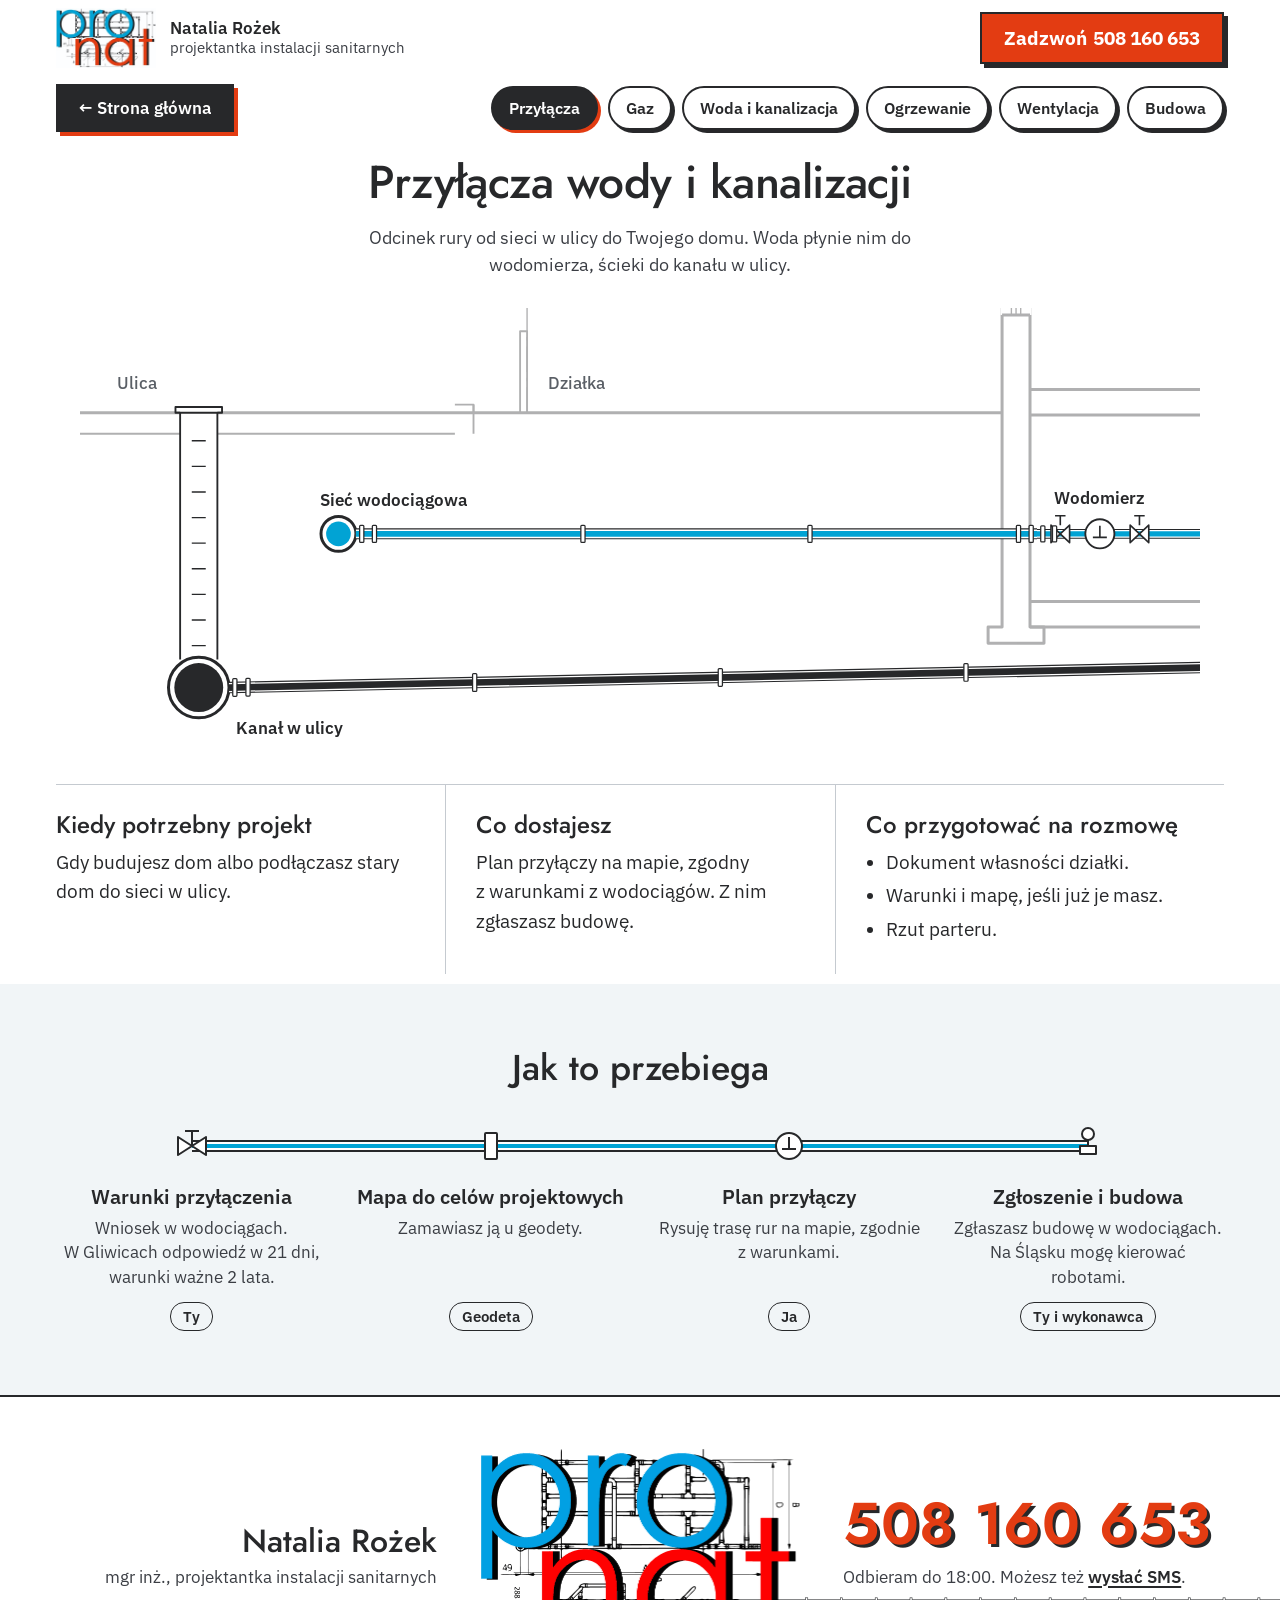
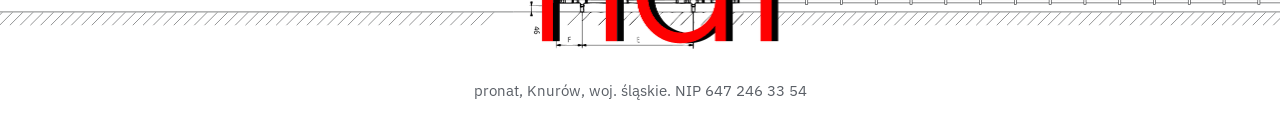
<file: przekroj/przylacza.html>
<!doctype html>
<html lang="pl">
<head>
<meta charset="utf-8">
<meta name="robots" content="noindex, nofollow">
<meta name="viewport" content="width=device-width, initial-scale=1, viewport-fit=cover">
<title>Przyłącza wody i kanalizacji pronat</title>
<meta name="description" content="Odcinek rury od sieci w ulicy do Twojego domu. Woda płynie nim do wodomierza, ścieki do kanału w ulicy.">
<link rel="preconnect" href="https://fonts.googleapis.com">
<link rel="preconnect" href="https://fonts.gstatic.com" crossorigin>
<link rel="stylesheet" href="https://fonts.googleapis.com/css2?family=IBM+Plex+Sans:wght@400;500;600;700&amp;family=Jost:wght@500;600&amp;display=swap">
<link rel="stylesheet" href="css/site.css">
<script>document.documentElement.classList.add('js');</script>
<script defer src="js/reveal.js"></script>
</head>
<body class="sub">
<a class="skip" href="#h1">Przejdź do treści</a>
<header class="top">
  <a class="brand" href="./" aria-label="pronat, strona główna"><img src="img/logo.jpg" alt="" width="105" height="64"><span class="brand__who"><b>Natalia Rożek</b><span>projektantka instalacji sanitarnych</span></span></a>
  <a class="top__call" href="tel:+48508160653">Zadzwoń<span class="top__num"> 508 160 653</span></a>
</header>
<main class="sub__main">
  <nav class="snav" aria-label="Usługi">
    <a class="snav__home" href="./"><span aria-hidden="true">←&nbsp;</span>Strona główna</a>
    <ul class="snav__list"><li><a href="przylacza.html" aria-current="page">Przyłącza</a></li><li><a href="gaz.html">Gaz</a></li><li><a href="woda-i-kanalizacja.html">Woda i kanalizacja</a></li><li><a href="ogrzewanie.html">Ogrzewanie</a></li><li><a href="wentylacja-i-klimatyzacja.html">Wentylacja</a></li><li><a href="nadzor-i-budowa.html">Budowa</a></li></ul>
  </nav>
  <div class="shead">
    <h1 id="h1">Przyłącza wody i kanalizacji</h1>
    <p class="lead">Odcinek rury od sieci w ulicy do Twojego domu. Woda płynie nim do wodomierza, ścieki do kanału w ulicy.</p>
  </div>
  <figure class="fig">
<svg class="mini dr fig__w" style="--lbl:14.6;--lw:1.07;--sw:0.9;--sw-g:1.12" viewBox="8 470 962 380" xmlns="http://www.w3.org/2000/svg" role="img" aria-label="Przyłącza wody i kanalizacji na przekroju domu" preserveAspectRatio="xMidYMid meet"><g class="ctx"><path class="ln ln-t" d="M-260 560H94M126 560H800"/><path class="ln ln-t" d="M1440 560H1860"/><path class="ln ln-m" d="M-260 578H94M126 578H330"/><path class="ln ln-m" d="M330 553H346V578"/><path class="ln ln-m" d="M346 560V553"/><path class="ln dd" d="M392 560V452"/><path class="ln ln-m" d="M386 560V490H392V560"/><path class="ln ln-t" d="M800 208L824 208L824 744L836 744L836 758L788 758L788 744L800 744Z"/><path class="ln ln-t" d="M1416 208L1440 208L1440 744L1452 744L1452 758L1404 758L1404 744L1416 744Z"/><path class="ln ln-t" d="M824 722H1416M824 744H1416"/><path class="ln ln-t" d="M824 540H1416M824 562H1416"/><path class="ln ln-t" d="M824 374H1416M824 396H1416"/><path class="ln ln-t" d="M824 208H1416M824 230H1416"/><path class="ln ln-t" d="M770 204.625L1120 69L1470 204.625L1470 219.625L1120 84L770 219.625Z"/><path class="ln ln-m" d="M980 396H992V540H980Z"/><path class="ln ln-m" d="M980 230H992V374H980Z"/><rect class="wwf" x="798.6" y="428" width="26.8" height="48"/><rect class="wwf" x="798.6" y="266" width="26.8" height="46"/><rect class="wwf" x="1414.6" y="428" width="26.8" height="48"/><rect class="wwf" x="1414.6" y="266" width="26.8" height="46"/><path class="ln ln-t" d="M800 428H824M800 476H824"/><path class="ln" d="M808 428V476M812 428V476M816 428V476"/><path class="ln ln-t" d="M800 266H824M800 312H824"/><path class="ln" d="M808 266V312M812 266V312M816 266V312"/><path class="ln ln-t" d="M1416 428H1440M1416 476H1440"/><path class="ln" d="M1424 428V476M1428 428V476M1432 428V476"/><path class="ln ln-t" d="M1416 266H1440M1416 312H1440"/><path class="ln" d="M1424 266V312M1428 266V312M1432 266V312"/></g><g class="on"><g class="mn" data-sys="sew" data-part="conn"><path class="ln ln-t" d="M84 796a26 26 0 1 0 52 0a26 26 0 1 0 -52 0"/><circle class="mfill sew" cx="110" cy="796" r="21"/></g><g class="mn" data-sys="cold" data-part="conn"><path class="ln ln-t" d="M215 664a15 15 0 1 0 30 0a15 15 0 1 0 -30 0"/><circle class="mfill cold" cx="230" cy="664" r="10.6"/></g><g data-part="conn"><path class="ln ln-m" d="M94 560V772M126 560V772"/><path class="ln ln-m" d="M90 555H130V560H90Z"/><path class="ln" d="M104 584H116M104 606H116M104 628H116M104 650H116M104 672H116M104 694H116M104 716H116M104 738H116M104 760H116"/></g><g class="pipes"><g class="zg" data-z="0"><g class="po-g" data-l="ink"><path class="po" d="M1402 770 L136 796" data-p="scol" data-sys="sew" data-part="conn" data-after="sst" data-at="0" data-len="1266.3" style="stroke-width:calc(var(--sw,1)*11px)"/></g><g class="pw-g" data-l="ink"><path class="pw" d="M1402 770 L136 796" data-p="scol" data-sys="sew" data-part="conn" data-after="sst" data-at="0" data-len="1266.3" style="stroke-width:calc(var(--sw,1)*8.8px)"/></g><g class="pc-g" data-l="core"><path class="pc sew" d="M1402 770 L136 796" data-p="scol" data-sys="sew" data-part="conn" data-after="sst" data-at="0" data-len="1266.3" style="stroke-width:calc(var(--sw,1)*6.4px)"/></g></g><g class="zg" data-z="1"><g class="po-g" data-l="ink"><path class="po" d="M245 664 L830 664" data-p="c0" data-sys="cold" data-part="conn" data-len="585" style="stroke-width:calc(var(--sw,1)*10.5px)"/><path class="po" d="M830 664 L1004 664" data-p="c1" data-sys="cold" data-part="conn" data-after="c0" data-at="585" data-len="174" style="stroke-width:calc(var(--sw,1)*9.5px)"/></g><g class="pw-g" data-l="ink"><path class="pw" d="M245 664 L830 664" data-p="c0" data-sys="cold" data-part="conn" data-len="585" style="stroke-width:calc(var(--sw,1)*8.4px)"/><path class="pw" d="M830 664 L1004 664" data-p="c1" data-sys="cold" data-part="conn" data-after="c0" data-at="585" data-len="174" style="stroke-width:calc(var(--sw,1)*7.5px)"/></g><g class="pc-g" data-l="core"><path class="pc cold" d="M245 664 L830 664" data-p="c0" data-sys="cold" data-part="conn" data-len="585" style="stroke-width:calc(var(--sw,1)*5.6px)"/><path class="pc cold" d="M830 664 L1004 664" data-p="c1" data-sys="cold" data-part="conn" data-after="c0" data-at="585" data-len="174" style="stroke-width:calc(var(--sw,1)*5px)"/></g></g></g><g class="fits"><g class="ft" data-p="c1" data-sys="cold" data-part="conn" data-at="20"><path class="vl" d="M842 656.5L858 671.5V656.5L842 671.5Z"/><path class="vs" d="M850 656.5V648.5M845.5 648.5H854.5"/></g><g class="ft" data-p="c1" data-sys="cold" data-part="conn" data-at="54"><circle class="mt" cx="884" cy="664" r="12.5"/><path class="vs" d="M878 667H890M884 667V657"/></g><g class="ft" data-p="c1" data-sys="cold" data-part="conn" data-at="88"><path class="vl" d="M910 656.5L926 671.5V656.5L910 671.5Z"/><path class="vs" d="M918 656.5V648.5M913.5 648.5H922.5"/></g><g class="ft" data-p="c0" data-sys="cold" data-part="conn" data-at="15.9"><rect class="rg" x="259.1" y="656.7" width="3.6" height="14.7" rx="0.8"/></g><g class="ft" data-p="c0" data-sys="cold" data-part="conn" data-at="569.1"><rect class="rg" x="812.3" y="656.7" width="3.6" height="14.7" rx="0.8"/></g><g class="ft" data-p="c0" data-sys="cold" data-part="conn" data-at="5"><rect class="rg" x="248.2" y="656.7" width="3.6" height="14.7" rx="0.8"/></g><g class="ft" data-p="c0" data-sys="cold" data-part="conn" data-at="580"><rect class="rg" x="823.2" y="656.7" width="3.6" height="14.7" rx="0.8"/></g><g class="ft" data-p="c0" data-sys="cold" data-part="conn" data-at="195"><rect class="rg" x="438.2" y="656.7" width="3.6" height="14.7" rx="0.8"/></g><g class="ft" data-p="c0" data-sys="cold" data-part="conn" data-at="390"><rect class="rg" x="633.2" y="656.7" width="3.6" height="14.7" rx="0.8"/></g><g class="ft" data-p="c1" data-sys="cold" data-part="conn" data-at="15.1"><rect class="rg" x="843.3" y="657.2" width="3.6" height="13.7" rx="0.8"/></g><g class="ft" data-p="c1" data-sys="cold" data-part="conn" data-at="158.9"><rect class="rg" x="987.1" y="657.2" width="3.6" height="13.7" rx="0.8"/></g><g class="ft" data-p="c1" data-sys="cold" data-part="conn" data-at="5"><rect class="rg" x="833.2" y="657.2" width="3.6" height="13.7" rx="0.8"/></g><g class="ft" data-p="c1" data-sys="cold" data-part="conn" data-at="169"><rect class="rg" x="997.2" y="657.2" width="3.6" height="13.7" rx="0.8"/></g><g class="ft" data-p="scol" data-sys="sew" data-part="conn" data-at="16.3"><rect class="rg" x="1383.9" y="762.7" width="3.6" height="15.2" rx="0.8"/></g><g class="ft" data-p="scol" data-sys="sew" data-part="conn" data-at="1249.9"><rect class="rg" x="150.5" y="788.1" width="3.6" height="15.2" rx="0.8"/></g><g class="ft" data-p="scol" data-sys="sew" data-part="conn" data-at="5"><rect class="rg" x="1395.2" y="762.5" width="3.6" height="15.2" rx="0.8"/></g><g class="ft" data-p="scol" data-sys="sew" data-part="conn" data-at="1261.3"><rect class="rg" x="139.2" y="788.3" width="3.6" height="15.2" rx="0.8"/></g><g class="ft" data-p="scol" data-sys="sew" data-part="conn" data-at="211"><rect class="rg" x="1189.2" y="766.7" width="3.6" height="15.2" rx="0.8"/></g><g class="ft" data-p="scol" data-sys="sew" data-part="conn" data-at="422.1"><rect class="rg" x="978.2" y="771.1" width="3.6" height="15.2" rx="0.8"/></g><g class="ft" data-p="scol" data-sys="sew" data-part="conn" data-at="633.1"><rect class="rg" x="767.2" y="775.4" width="3.6" height="15.2" rx="0.8"/></g><g class="ft" data-p="scol" data-sys="sew" data-part="conn" data-at="844.2"><rect class="rg" x="556.2" y="779.7" width="3.6" height="15.2" rx="0.8"/></g><g class="ft" data-p="scol" data-sys="sew" data-part="conn" data-at="1055.2"><rect class="rg" x="345.2" y="784.1" width="3.6" height="15.2" rx="0.8"/></g></g></g><g class="lbls"><text class="lbl lbl--f" x="40" y="540" text-anchor="start">Ulica</text><text class="lbl lbl--f" x="410" y="540" text-anchor="start">Działka</text><text class="lbl" x="214" y="640" text-anchor="start">Sieć wodociągowa</text><text class="lbl" x="884" y="638" text-anchor="middle">Wodomierz</text><text class="lbl" x="142" y="836" text-anchor="start">Kanał w ulicy</text></g></svg>
<svg class="mini dr fig__n" style="--lbl:37.71;--lw:2.6;--sw:2.3;--sw-g:2.8" viewBox="40 430 880 440" xmlns="http://www.w3.org/2000/svg" aria-hidden="true" focusable="false" preserveAspectRatio="xMidYMid meet"><g class="ctx"><path class="ln ln-t" d="M-260 560H94M126 560H800"/><path class="ln ln-t" d="M1440 560H1860"/><path class="ln ln-m" d="M-260 578H94M126 578H330"/><path class="ln ln-m" d="M330 553H346V578"/><path class="ln ln-m" d="M346 560V553"/><path class="ln dd" d="M392 560V452"/><path class="ln ln-m" d="M386 560V490H392V560"/><path class="ln ln-t" d="M800 208L824 208L824 744L836 744L836 758L788 758L788 744L800 744Z"/><path class="ln ln-t" d="M1416 208L1440 208L1440 744L1452 744L1452 758L1404 758L1404 744L1416 744Z"/><path class="ln ln-t" d="M824 722H1416M824 744H1416"/><path class="ln ln-t" d="M824 540H1416M824 562H1416"/><path class="ln ln-t" d="M824 374H1416M824 396H1416"/><path class="ln ln-t" d="M824 208H1416M824 230H1416"/><path class="ln ln-t" d="M770 204.625L1120 69L1470 204.625L1470 219.625L1120 84L770 219.625Z"/><path class="ln ln-m" d="M980 396H992V540H980Z"/><path class="ln ln-m" d="M980 230H992V374H980Z"/><rect class="wwf" x="798.6" y="428" width="26.8" height="48"/><rect class="wwf" x="798.6" y="266" width="26.8" height="46"/><rect class="wwf" x="1414.6" y="428" width="26.8" height="48"/><rect class="wwf" x="1414.6" y="266" width="26.8" height="46"/><path class="ln ln-t" d="M800 428H824M800 476H824"/><path class="ln" d="M808 428V476M812 428V476M816 428V476"/><path class="ln ln-t" d="M800 266H824M800 312H824"/><path class="ln" d="M808 266V312M812 266V312M816 266V312"/><path class="ln ln-t" d="M1416 428H1440M1416 476H1440"/><path class="ln" d="M1424 428V476M1428 428V476M1432 428V476"/><path class="ln ln-t" d="M1416 266H1440M1416 312H1440"/><path class="ln" d="M1424 266V312M1428 266V312M1432 266V312"/></g><g class="on"><g class="mn" data-sys="sew" data-part="conn"><path class="ln ln-t" d="M84 796a26 26 0 1 0 52 0a26 26 0 1 0 -52 0"/><circle class="mfill sew" cx="110" cy="796" r="21"/></g><g class="mn" data-sys="cold" data-part="conn"><path class="ln ln-t" d="M215 664a15 15 0 1 0 30 0a15 15 0 1 0 -30 0"/><circle class="mfill cold" cx="230" cy="664" r="10.6"/></g><g data-part="conn"><path class="ln ln-m" d="M94 560V772M126 560V772"/><path class="ln ln-m" d="M90 555H130V560H90Z"/><path class="ln" d="M104 584H116M104 606H116M104 628H116M104 650H116M104 672H116M104 694H116M104 716H116M104 738H116M104 760H116"/></g><g class="pipes"><g class="zg" data-z="0"><g class="po-g" data-l="ink"><path class="po" d="M1402 770 L136 796" data-p="scol" data-sys="sew" data-part="conn" data-after="sst" data-at="0" data-len="1266.3" style="stroke-width:calc(var(--sw,1)*11px)"/></g><g class="pw-g" data-l="ink"><path class="pw" d="M1402 770 L136 796" data-p="scol" data-sys="sew" data-part="conn" data-after="sst" data-at="0" data-len="1266.3" style="stroke-width:calc(var(--sw,1)*8.8px)"/></g><g class="pc-g" data-l="core"><path class="pc sew" d="M1402 770 L136 796" data-p="scol" data-sys="sew" data-part="conn" data-after="sst" data-at="0" data-len="1266.3" style="stroke-width:calc(var(--sw,1)*6.4px)"/></g></g><g class="zg" data-z="1"><g class="po-g" data-l="ink"><path class="po" d="M245 664 L830 664" data-p="c0" data-sys="cold" data-part="conn" data-len="585" style="stroke-width:calc(var(--sw,1)*10.5px)"/><path class="po" d="M830 664 L1004 664" data-p="c1" data-sys="cold" data-part="conn" data-after="c0" data-at="585" data-len="174" style="stroke-width:calc(var(--sw,1)*9.5px)"/></g><g class="pw-g" data-l="ink"><path class="pw" d="M245 664 L830 664" data-p="c0" data-sys="cold" data-part="conn" data-len="585" style="stroke-width:calc(var(--sw,1)*8.4px)"/><path class="pw" d="M830 664 L1004 664" data-p="c1" data-sys="cold" data-part="conn" data-after="c0" data-at="585" data-len="174" style="stroke-width:calc(var(--sw,1)*7.5px)"/></g><g class="pc-g" data-l="core"><path class="pc cold" d="M245 664 L830 664" data-p="c0" data-sys="cold" data-part="conn" data-len="585" style="stroke-width:calc(var(--sw,1)*5.6px)"/><path class="pc cold" d="M830 664 L1004 664" data-p="c1" data-sys="cold" data-part="conn" data-after="c0" data-at="585" data-len="174" style="stroke-width:calc(var(--sw,1)*5px)"/></g></g></g><g class="fits"><g class="ft" data-p="c1" data-sys="cold" data-part="conn" data-at="20"><path class="vl" d="M842 656.5L858 671.5V656.5L842 671.5Z"/><path class="vs" d="M850 656.5V648.5M845.5 648.5H854.5"/></g><g class="ft" data-p="c1" data-sys="cold" data-part="conn" data-at="54"><circle class="mt" cx="884" cy="664" r="12.5"/><path class="vs" d="M878 667H890M884 667V657"/></g><g class="ft" data-p="c1" data-sys="cold" data-part="conn" data-at="88"><path class="vl" d="M910 656.5L926 671.5V656.5L910 671.5Z"/><path class="vs" d="M918 656.5V648.5M913.5 648.5H922.5"/></g><g class="ft" data-p="c0" data-sys="cold" data-part="conn" data-at="15.9"><rect class="rg" x="259.1" y="656.7" width="3.6" height="14.7" rx="0.8"/></g><g class="ft" data-p="c0" data-sys="cold" data-part="conn" data-at="569.1"><rect class="rg" x="812.3" y="656.7" width="3.6" height="14.7" rx="0.8"/></g><g class="ft" data-p="c0" data-sys="cold" data-part="conn" data-at="5"><rect class="rg" x="248.2" y="656.7" width="3.6" height="14.7" rx="0.8"/></g><g class="ft" data-p="c0" data-sys="cold" data-part="conn" data-at="580"><rect class="rg" x="823.2" y="656.7" width="3.6" height="14.7" rx="0.8"/></g><g class="ft" data-p="c0" data-sys="cold" data-part="conn" data-at="195"><rect class="rg" x="438.2" y="656.7" width="3.6" height="14.7" rx="0.8"/></g><g class="ft" data-p="c0" data-sys="cold" data-part="conn" data-at="390"><rect class="rg" x="633.2" y="656.7" width="3.6" height="14.7" rx="0.8"/></g><g class="ft" data-p="c1" data-sys="cold" data-part="conn" data-at="15.1"><rect class="rg" x="843.3" y="657.2" width="3.6" height="13.7" rx="0.8"/></g><g class="ft" data-p="c1" data-sys="cold" data-part="conn" data-at="158.9"><rect class="rg" x="987.1" y="657.2" width="3.6" height="13.7" rx="0.8"/></g><g class="ft" data-p="c1" data-sys="cold" data-part="conn" data-at="5"><rect class="rg" x="833.2" y="657.2" width="3.6" height="13.7" rx="0.8"/></g><g class="ft" data-p="c1" data-sys="cold" data-part="conn" data-at="169"><rect class="rg" x="997.2" y="657.2" width="3.6" height="13.7" rx="0.8"/></g><g class="ft" data-p="scol" data-sys="sew" data-part="conn" data-at="16.3"><rect class="rg" x="1383.9" y="762.7" width="3.6" height="15.2" rx="0.8"/></g><g class="ft" data-p="scol" data-sys="sew" data-part="conn" data-at="1249.9"><rect class="rg" x="150.5" y="788.1" width="3.6" height="15.2" rx="0.8"/></g><g class="ft" data-p="scol" data-sys="sew" data-part="conn" data-at="5"><rect class="rg" x="1395.2" y="762.5" width="3.6" height="15.2" rx="0.8"/></g><g class="ft" data-p="scol" data-sys="sew" data-part="conn" data-at="1261.3"><rect class="rg" x="139.2" y="788.3" width="3.6" height="15.2" rx="0.8"/></g><g class="ft" data-p="scol" data-sys="sew" data-part="conn" data-at="211"><rect class="rg" x="1189.2" y="766.7" width="3.6" height="15.2" rx="0.8"/></g><g class="ft" data-p="scol" data-sys="sew" data-part="conn" data-at="422.1"><rect class="rg" x="978.2" y="771.1" width="3.6" height="15.2" rx="0.8"/></g><g class="ft" data-p="scol" data-sys="sew" data-part="conn" data-at="633.1"><rect class="rg" x="767.2" y="775.4" width="3.6" height="15.2" rx="0.8"/></g><g class="ft" data-p="scol" data-sys="sew" data-part="conn" data-at="844.2"><rect class="rg" x="556.2" y="779.7" width="3.6" height="15.2" rx="0.8"/></g><g class="ft" data-p="scol" data-sys="sew" data-part="conn" data-at="1055.2"><rect class="rg" x="345.2" y="784.1" width="3.6" height="15.2" rx="0.8"/></g></g></g><g class="lbls"><text class="lbl lbl--f" x="50" y="540" text-anchor="start">Ulica</text><text class="lbl lbl--f" x="410" y="540" text-anchor="start">Działka</text><text class="lbl" x="214" y="642" text-anchor="start">Sieć wodociągowa</text><text class="lbl" x="905" y="642" text-anchor="end">Wodomierz</text><text class="lbl" x="146" y="840" text-anchor="start">Kanał</text></g></svg>
  </figure>
  <div class="sgrid" data-rv>
    <section class="sb" aria-labelledby="s-when"><h2 id="s-when">Kiedy potrzebny projekt</h2><p>Gdy budujesz dom albo podłączasz stary dom do sieci w ulicy.</p></section>
    <section class="sb" aria-labelledby="s-get"><h2 id="s-get">Co dostajesz</h2><p>Plan przyłączy na mapie, zgodny z warunkami z wodociągów. Z nim zgłaszasz budowę.</p></section>
    <section class="sb" aria-labelledby="s-prep"><h2 id="s-prep">Co przygotować na rozmowę</h2><ul><li>Dokument własności działki.</li><li>Warunki i mapę, jeśli już je masz.</li><li>Rzut parteru.</li></ul></section>
  </div>
  <section class="how how--sub" aria-labelledby="s-steps">
    <h2 id="s-steps">Jak to przebiega</h2>
    <ol class="run run--who">
    <li><svg class="run__fit" viewBox="0 0 44 44" aria-hidden="true" focusable="false"><path class="f-b" d="M8 13L36 31V13L8 31Z"/><path d="M22 22V7M15 7H29"/></svg><h3>Warunki przyłączenia</h3><p>Wniosek w wodociągach. W Gliwicach odpowiedź w 21 dni, warunki ważne 2 lata.</p><p class="run__who">Ty</p></li>
    <li><svg class="run__fit" viewBox="0 0 44 44" aria-hidden="true" focusable="false"><rect class="f-b" x="16" y="9" width="12" height="26" rx="1"/></svg><h3>Mapa do celów projektowych</h3><p>Zamawiasz ją u geodety.</p><p class="run__who">Geodeta</p></li>
    <li><svg class="run__fit" viewBox="0 0 44 44" aria-hidden="true" focusable="false"><circle class="f-b" cx="22" cy="22" r="13"/><path d="M15 25H29M22 25V13"/></svg><h3>Plan przyłączy</h3><p>Rysuję trasę rur na mapie, zgodnie z warunkami.</p><p class="run__who">Ja</p></li>
    <li><svg class="run__fit" viewBox="0 0 44 44" aria-hidden="true" focusable="false"><circle class="f-b" cx="22" cy="10" r="6"/><path d="M22 16V22"/><path class="f-b" d="M14 22H30V30H14Z"/></svg><h3>Zgłoszenie i budowa</h3><p>Zgłaszasz budowę w wodociągach. Na Śląsku mogę kierować robotami.</p><p class="run__who">Ty i wykonawca</p></li>
  </ol>
  </section>
  <nav class="more-svc" aria-labelledby="s-more">
    <h2 id="s-more">Inne usługi</h2>
    <div class="more-svc__g"><a class="pick__b" href="gaz.html">Gaz</a><a class="pick__b" href="woda-i-kanalizacja.html">Woda i kanalizacja</a><a class="pick__b" href="ogrzewanie.html">Ogrzewanie</a><a class="pick__b" href="wentylacja-i-klimatyzacja.html">Wentylacja</a><a class="pick__b" href="nadzor-i-budowa.html">Budowa</a><a class="pick__b pick__b--home" href="./"><span aria-hidden="true">←&nbsp;</span>Strona główna</a></div>
  </nav>
</main>
<footer class="fb" id="kontakt" aria-labelledby="fb-h">
  <div class="fb__row">
    <div class="fb__who">
      <h2 id="fb-h">Natalia Rożek</h2>
      <p>mgr inż., projektantka instalacji sanitarnych</p>
    </div>
    <div class="fb__logo"><svg class="fb__draw" viewBox="0 0 1648 1035" role="img" aria-label="pronat">
<path class="fb__ln" d="M-6000 843H169M1355 843H7648"/>
<path class="fb__ln fb__ht" d="M-5976 846l-66 66M-5923 846l-66 66M-5870 846l-66 66M-5817 846l-66 66M-5764 846l-66 66M-5711 846l-66 66M-5658 846l-66 66M-5605 846l-66 66M-5552 846l-66 66M-5499 846l-66 66M-5446 846l-66 66M-5393 846l-66 66M-5340 846l-66 66M-5287 846l-66 66M-5234 846l-66 66M-5181 846l-66 66M-5128 846l-66 66M-5075 846l-66 66M-5022 846l-66 66M-4969 846l-66 66M-4916 846l-66 66M-4863 846l-66 66M-4810 846l-66 66M-4757 846l-66 66M-4704 846l-66 66M-4651 846l-66 66M-4598 846l-66 66M-4545 846l-66 66M-4492 846l-66 66M-4439 846l-66 66M-4386 846l-66 66M-4333 846l-66 66M-4280 846l-66 66M-4227 846l-66 66M-4174 846l-66 66M-4121 846l-66 66M-4068 846l-66 66M-4015 846l-66 66M-3962 846l-66 66M-3909 846l-66 66M-3856 846l-66 66M-3803 846l-66 66M-3750 846l-66 66M-3697 846l-66 66M-3644 846l-66 66M-3591 846l-66 66M-3538 846l-66 66M-3485 846l-66 66M-3432 846l-66 66M-3379 846l-66 66M-3326 846l-66 66M-3273 846l-66 66M-3220 846l-66 66M-3167 846l-66 66M-3114 846l-66 66M-3061 846l-66 66M-3008 846l-66 66M-2955 846l-66 66M-2902 846l-66 66M-2849 846l-66 66M-2796 846l-66 66M-2743 846l-66 66M-2690 846l-66 66M-2637 846l-66 66M-2584 846l-66 66M-2531 846l-66 66M-2478 846l-66 66M-2425 846l-66 66M-2372 846l-66 66M-2319 846l-66 66M-2266 846l-66 66M-2213 846l-66 66M-2160 846l-66 66M-2107 846l-66 66M-2054 846l-66 66M-2001 846l-66 66M-1948 846l-66 66M-1895 846l-66 66M-1842 846l-66 66M-1789 846l-66 66M-1736 846l-66 66M-1683 846l-66 66M-1630 846l-66 66M-1577 846l-66 66M-1524 846l-66 66M-1471 846l-66 66M-1418 846l-66 66M-1365 846l-66 66M-1312 846l-66 66M-1259 846l-66 66M-1206 846l-66 66M-1153 846l-66 66M-1100 846l-66 66M-1047 846l-66 66M-994 846l-66 66M-941 846l-66 66M-888 846l-66 66M-835 846l-66 66M-782 846l-66 66M-729 846l-66 66M-676 846l-66 66M-623 846l-66 66M-570 846l-66 66M-517 846l-66 66M-464 846l-66 66M-411 846l-66 66M-358 846l-66 66M-305 846l-66 66M-252 846l-66 66M-199 846l-66 66M-146 846l-66 66M-93 846l-66 66M-40 846l-66 66M13 846l-66 66M66 846l-66 66M1410 846l-66 66M1463 846l-66 66M1516 846l-66 66M1569 846l-66 66M1622 846l-66 66M1675 846l-66 66M1728 846l-66 66M1781 846l-66 66M1834 846l-66 66M1887 846l-66 66M1940 846l-66 66M1993 846l-66 66M2046 846l-66 66M2099 846l-66 66M2152 846l-66 66M2205 846l-66 66M2258 846l-66 66M2311 846l-66 66M2364 846l-66 66M2417 846l-66 66M2470 846l-66 66M2523 846l-66 66M2576 846l-66 66M2629 846l-66 66M2682 846l-66 66M2735 846l-66 66M2788 846l-66 66M2841 846l-66 66M2894 846l-66 66M2947 846l-66 66M3000 846l-66 66M3053 846l-66 66M3106 846l-66 66M3159 846l-66 66M3212 846l-66 66M3265 846l-66 66M3318 846l-66 66M3371 846l-66 66M3424 846l-66 66M3477 846l-66 66M3530 846l-66 66M3583 846l-66 66M3636 846l-66 66M3689 846l-66 66M3742 846l-66 66M3795 846l-66 66M3848 846l-66 66M3901 846l-66 66M3954 846l-66 66M4007 846l-66 66M4060 846l-66 66M4113 846l-66 66M4166 846l-66 66M4219 846l-66 66M4272 846l-66 66M4325 846l-66 66M4378 846l-66 66M4431 846l-66 66M4484 846l-66 66M4537 846l-66 66M4590 846l-66 66M4643 846l-66 66M4696 846l-66 66M4749 846l-66 66M4802 846l-66 66M4855 846l-66 66M4908 846l-66 66M4961 846l-66 66M5014 846l-66 66M5067 846l-66 66M5120 846l-66 66M5173 846l-66 66M5226 846l-66 66M5279 846l-66 66M5332 846l-66 66M5385 846l-66 66M5438 846l-66 66M5491 846l-66 66M5544 846l-66 66M5597 846l-66 66M5650 846l-66 66M5703 846l-66 66M5756 846l-66 66M5809 846l-66 66M5862 846l-66 66M5915 846l-66 66M5968 846l-66 66M6021 846l-66 66M6074 846l-66 66M6127 846l-66 66M6180 846l-66 66M6233 846l-66 66M6286 846l-66 66M6339 846l-66 66M6392 846l-66 66M6445 846l-66 66M6498 846l-66 66M6551 846l-66 66M6604 846l-66 66M6657 846l-66 66M6710 846l-66 66M6763 846l-66 66M6816 846l-66 66M6869 846l-66 66M6922 846l-66 66M6975 846l-66 66M7028 846l-66 66M7081 846l-66 66M7134 846l-66 66M7187 846l-66 66M7240 846l-66 66M7293 846l-66 66M7346 846l-66 66M7399 846l-66 66M7452 846l-66 66M7505 846l-66 66M7558 846l-66 66"/>
<path class="fb__ln" d="M1337 779H7648M1337 796H7648"/>
<g class="fb__col"><rect x="1500" y="770" width="11" height="35"/><rect x="1680" y="770" width="11" height="35"/><rect x="1860" y="770" width="11" height="35"/><rect x="2040" y="770" width="11" height="35"/><rect x="2220" y="770" width="11" height="35"/><rect x="2400" y="770" width="11" height="35"/><rect x="2580" y="770" width="11" height="35"/><rect x="2760" y="770" width="11" height="35"/><rect x="2940" y="770" width="11" height="35"/><rect x="3120" y="770" width="11" height="35"/><rect x="3300" y="770" width="11" height="35"/><rect x="3480" y="770" width="11" height="35"/><rect x="3660" y="770" width="11" height="35"/><rect x="3840" y="770" width="11" height="35"/><rect x="4020" y="770" width="11" height="35"/><rect x="4200" y="770" width="11" height="35"/><rect x="4380" y="770" width="11" height="35"/><rect x="4560" y="770" width="11" height="35"/><rect x="4740" y="770" width="11" height="35"/><rect x="4920" y="770" width="11" height="35"/><rect x="5100" y="770" width="11" height="35"/><rect x="5280" y="770" width="11" height="35"/><rect x="5460" y="770" width="11" height="35"/><rect x="5640" y="770" width="11" height="35"/><rect x="5820" y="770" width="11" height="35"/><rect x="6000" y="770" width="11" height="35"/><rect x="6180" y="770" width="11" height="35"/><rect x="6360" y="770" width="11" height="35"/><rect x="6540" y="770" width="11" height="35"/><rect x="6720" y="770" width="11" height="35"/><rect x="6900" y="770" width="11" height="35"/><rect x="7080" y="770" width="11" height="35"/><rect x="7260" y="770" width="11" height="35"/><rect x="7440" y="770" width="11" height="35"/></g>
<image href="img/logo-baner.png" x="0" y="0" width="1648" height="1035"/>
</svg></div>
    <div class="fb__call">
      <a class="bignum" href="tel:+48508160653">508 160 653</a>
      <p>Odbieram do 18:00. Możesz też <a class="fb__sms" href="sms:+48508160653">wysłać SMS</a>.</p>
    </div>
  </div>
  <p class="fb__fine">pronat, Knurów, woj. śląskie. NIP 647 246 33 54</p>
</footer>
</body>
</html>
</file>
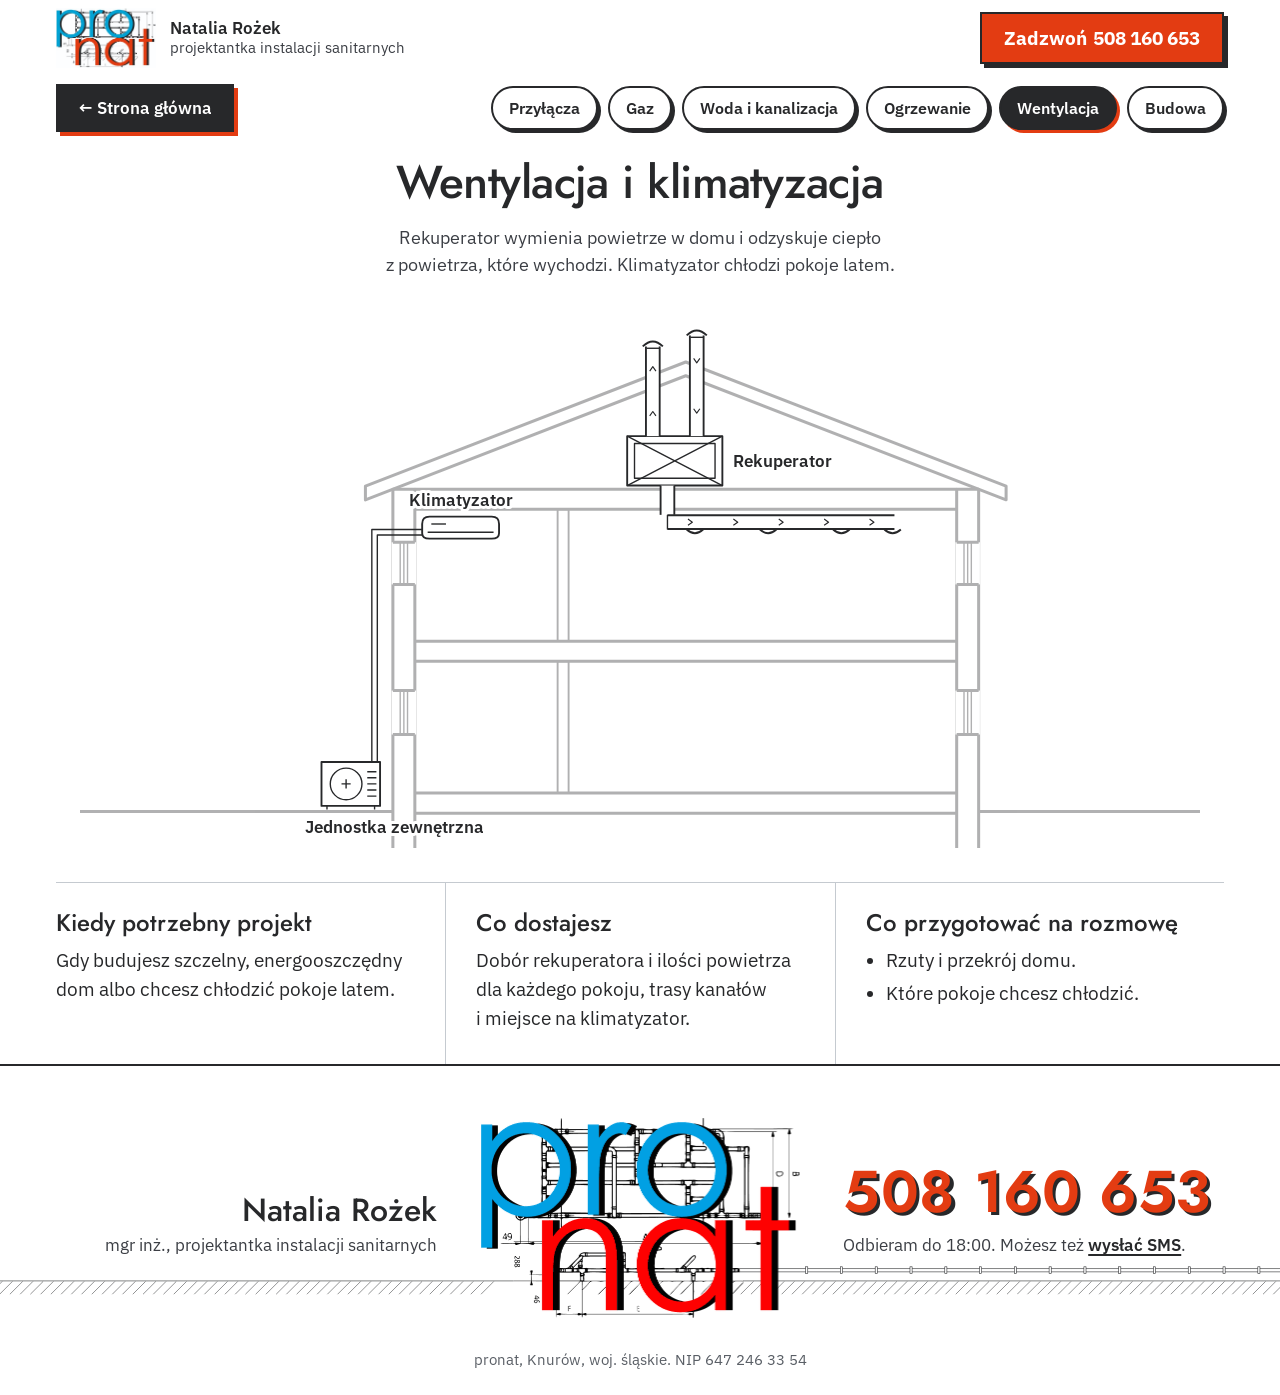
<file: przekroj/wentylacja-i-klimatyzacja.html>
<!doctype html>
<html lang="pl">
<head>
<meta charset="utf-8">
<meta name="robots" content="noindex, nofollow">
<meta name="viewport" content="width=device-width, initial-scale=1, viewport-fit=cover">
<title>Wentylacja i klimatyzacja pronat</title>
<meta name="description" content="Rekuperator wymienia powietrze w domu i odzyskuje ciepło z powietrza, które wychodzi. Klimatyzator chłodzi pokoje latem.">
<link rel="preconnect" href="https://fonts.googleapis.com">
<link rel="preconnect" href="https://fonts.gstatic.com" crossorigin>
<link rel="stylesheet" href="https://fonts.googleapis.com/css2?family=IBM+Plex+Sans:wght@400;500;600;700&amp;family=Jost:wght@500;600&amp;display=swap">
<link rel="stylesheet" href="css/site.css">
<script>document.documentElement.classList.add('js');</script>
<script defer src="js/reveal.js"></script>
</head>
<body class="sub">
<a class="skip" href="#h1">Przejdź do treści</a>
<header class="top">
  <a class="brand" href="./" aria-label="pronat, strona główna"><img src="img/logo.jpg" alt="" width="105" height="64"><span class="brand__who"><b>Natalia Rożek</b><span>projektantka instalacji sanitarnych</span></span></a>
  <a class="top__call" href="tel:+48508160653">Zadzwoń<span class="top__num"> 508 160 653</span></a>
</header>
<main class="sub__main">
  <nav class="snav" aria-label="Usługi">
    <a class="snav__home" href="./"><span aria-hidden="true">←&nbsp;</span>Strona główna</a>
    <ul class="snav__list"><li><a href="przylacza.html">Przyłącza</a></li><li><a href="gaz.html">Gaz</a></li><li><a href="woda-i-kanalizacja.html">Woda i kanalizacja</a></li><li><a href="ogrzewanie.html">Ogrzewanie</a></li><li><a href="wentylacja-i-klimatyzacja.html" aria-current="page">Wentylacja</a></li><li><a href="nadzor-i-budowa.html">Budowa</a></li></ul>
  </nav>
  <div class="shead">
    <h1 id="h1">Wentylacja i klimatyzacja</h1>
    <p class="lead">Rekuperator wymienia powietrze w domu i odzyskuje ciepło z powietrza, które wychodzi. Klimatyzator chłodzi pokoje latem.</p>
  </div>
  <figure class="fig">
<svg class="mini dr fig__w" style="--lbl:18.57;--lw:1.37;--sw:1.15;--sw-g:1.42" viewBox="660 10 820 590" xmlns="http://www.w3.org/2000/svg" role="img" aria-label="Wentylacja i klimatyzacja na przekroju domu" preserveAspectRatio="xMidYMid meet"><g class="ctx"><path class="ln ln-t" d="M-260 560H94M126 560H800"/><path class="ln ln-t" d="M1440 560H1860"/><path class="ln ln-m" d="M-260 578H94M126 578H330"/><path class="ln ln-m" d="M330 553H346V578"/><path class="ln ln-m" d="M346 560V553"/><path class="ln dd" d="M392 560V452"/><path class="ln ln-m" d="M386 560V490H392V560"/><path class="ln ln-t" d="M800 208L824 208L824 744L836 744L836 758L788 758L788 744L800 744Z"/><path class="ln ln-t" d="M1416 208L1440 208L1440 744L1452 744L1452 758L1404 758L1404 744L1416 744Z"/><path class="ln ln-t" d="M824 722H1416M824 744H1416"/><path class="ln ln-t" d="M824 540H1416M824 562H1416"/><path class="ln ln-t" d="M824 374H1416M824 396H1416"/><path class="ln ln-t" d="M824 208H1416M824 230H1416"/><path class="ln ln-t" d="M770 204.625L1120 69L1470 204.625L1470 219.625L1120 84L770 219.625Z"/><path class="ln ln-m" d="M980 396H992V540H980Z"/><path class="ln ln-m" d="M980 230H992V374H980Z"/><rect class="wwf" x="798.6" y="428" width="26.8" height="48"/><rect class="wwf" x="798.6" y="266" width="26.8" height="46"/><rect class="wwf" x="1414.6" y="428" width="26.8" height="48"/><rect class="wwf" x="1414.6" y="266" width="26.8" height="46"/><path class="ln ln-t" d="M800 428H824M800 476H824"/><path class="ln" d="M808 428V476M812 428V476M816 428V476"/><path class="ln ln-t" d="M800 266H824M800 312H824"/><path class="ln" d="M808 266V312M812 266V312M816 266V312"/><path class="ln ln-t" d="M1416 428H1440M1416 476H1440"/><path class="ln" d="M1424 428V476M1428 428V476M1432 428V476"/><path class="ln ln-t" d="M1416 266H1440M1416 312H1440"/><path class="ln" d="M1424 266V312M1428 266V312M1432 266V312"/></g><g class="on"><g class="pipes"></g><g class="fits"></g><g class="fxg" data-sys="vent" data-part="vent"><path class="ln ln-m fx wf" d="M1056 150H1160V204H1056Z"/><path class="ln fx" d="M1056 150L1160 204M1160 150L1056 204"/><path class="ln fx" d="M1064 158H1152V196H1064Z"/></g><g class="fxg" data-sys="vent" data-part="vent"><path class="ln ln-m fx wf" d="M840 238H908Q916 238 916 246V256Q916 262 908 262H840Q832 262 832 256V246Q832 238 840 238Z"/><path class="ln fx" d="M838 255H910"/><path class="ln fx" d="M842 246H858"/></g><g class="fxg" data-sys="vent" data-part="vent"><path class="ln ln-m fx wf" d="M722 506H786V554H722Z"/><path class="ln fx" d="M731.6 530a17.3 17.3 0 1 0 34.6 0a17.3 17.3 0 1 0 -34.6 0"/><path class="ln fx" d="M743.88 530H753.88M748.88 525V535"/><path class="ln fx" d="M772 516.7H782M772 523.3H782M772 530H782M772 536.7H782M772 543.3H782"/><path class="ln fx" d="M728 554V558M780 554V558"/></g><g data-l="duct-w"><rect class="wwf" data-d="1" data-o="b" x="1076.5" y="52" width="15" height="98"/><rect class="wwf" data-d="2" data-o="b" x="1124.5" y="40" width="15" height="110"/><rect class="wwf" data-d="3" data-o="t" x="1092.5" y="204" width="15" height="32"/><rect class="wwf" data-d="4" data-o="l" x="1100" y="236.5" width="248" height="15"/></g><g data-l="duct"><g class="dg" data-d="1"><path class="ln ln-m dct" d="M1076.5 150V52"/><path class="ln ln-m dct" d="M1091.5 150V52"/></g><path class="ln air" d="M1080.6 127.9L1084 123.1L1087.4 127.9M1080.6 78.9L1084 74.1L1087.4 78.9" data-d="1"/><g class="dg" data-d="2"><path class="ln ln-m dct" d="M1124.5 150V40"/><path class="ln ln-m dct" d="M1139.5 150V40"/></g><path class="ln air" d="M1128.6 120.1L1132 124.9L1135.4 120.1M1128.6 65.1L1132 69.9L1135.4 65.1" data-d="2"/><g class="cap" data-cap="1"><path class="ln ln-m dct" d="M1073 52Q1084 41 1095 52"/><path class="ln" d="M1077 54H1091"/></g><g class="cap" data-cap="2"><path class="ln ln-m dct" d="M1121 40Q1132 29 1143 40"/><path class="ln" d="M1125 42H1139"/></g><g class="dg" data-d="3"><path class="ln ln-m dct" d="M1092.5 204V236"/><path class="ln ln-m dct" d="M1107.5 204V236"/></g><g class="dg" data-d="4"><path class="ln ln-m dct" d="M1100 236.5H1348"/><path class="ln ln-m dct" d="M1100 251.5H1348"/></g><path class="ln air" d="M1122.3999999999999 240.6L1127.2 244L1122.3999999999999 247.4M1172 240.6L1176.8000000000002 244L1172 247.4M1221.6 240.6L1226.4 244L1221.6 247.4M1271.1999999999998 240.6L1276 244L1271.1999999999998 247.4M1320.8 240.6L1325.6000000000001 244L1320.8 247.4" data-d="4"/><path class="ln" d="M1100 236V252" data-d="4"/><path class="ln ln-m dct" d="M1121 252q9 8 18 0" data-dif="1"/><path class="ln ln-m dct" d="M1201 252q9 8 18 0" data-dif="1"/><path class="ln ln-m dct" d="M1281 252q9 8 18 0" data-dif="1"/><path class="ln ln-m dct" d="M1337 252q9 8 18 0" data-dif="1"/><path class="ln dct" d="M832 252H777V506" data-ref="1"/><path class="ln dct" d="M832 258H783V506" data-ref="1"/></g></g><g class="lbls"><text class="lbl" x="1172" y="184" text-anchor="start">Rekuperator</text><text class="lbl" x="874" y="226" text-anchor="middle">Klimatyzator</text><text class="lbl" x="704" y="584" text-anchor="start">Jednostka zewnętrzna</text></g></svg>
<svg class="mini dr fig__n" style="--lbl:35.14;--lw:2.6;--sw:2.3;--sw-g:2.8" viewBox="660 10 820 590" xmlns="http://www.w3.org/2000/svg" aria-hidden="true" focusable="false" preserveAspectRatio="xMidYMid meet"><g class="ctx"><path class="ln ln-t" d="M-260 560H94M126 560H800"/><path class="ln ln-t" d="M1440 560H1860"/><path class="ln ln-m" d="M-260 578H94M126 578H330"/><path class="ln ln-m" d="M330 553H346V578"/><path class="ln ln-m" d="M346 560V553"/><path class="ln dd" d="M392 560V452"/><path class="ln ln-m" d="M386 560V490H392V560"/><path class="ln ln-t" d="M800 208L824 208L824 744L836 744L836 758L788 758L788 744L800 744Z"/><path class="ln ln-t" d="M1416 208L1440 208L1440 744L1452 744L1452 758L1404 758L1404 744L1416 744Z"/><path class="ln ln-t" d="M824 722H1416M824 744H1416"/><path class="ln ln-t" d="M824 540H1416M824 562H1416"/><path class="ln ln-t" d="M824 374H1416M824 396H1416"/><path class="ln ln-t" d="M824 208H1416M824 230H1416"/><path class="ln ln-t" d="M770 204.625L1120 69L1470 204.625L1470 219.625L1120 84L770 219.625Z"/><path class="ln ln-m" d="M980 396H992V540H980Z"/><path class="ln ln-m" d="M980 230H992V374H980Z"/><rect class="wwf" x="798.6" y="428" width="26.8" height="48"/><rect class="wwf" x="798.6" y="266" width="26.8" height="46"/><rect class="wwf" x="1414.6" y="428" width="26.8" height="48"/><rect class="wwf" x="1414.6" y="266" width="26.8" height="46"/><path class="ln ln-t" d="M800 428H824M800 476H824"/><path class="ln" d="M808 428V476M812 428V476M816 428V476"/><path class="ln ln-t" d="M800 266H824M800 312H824"/><path class="ln" d="M808 266V312M812 266V312M816 266V312"/><path class="ln ln-t" d="M1416 428H1440M1416 476H1440"/><path class="ln" d="M1424 428V476M1428 428V476M1432 428V476"/><path class="ln ln-t" d="M1416 266H1440M1416 312H1440"/><path class="ln" d="M1424 266V312M1428 266V312M1432 266V312"/></g><g class="on"><g class="pipes"></g><g class="fits"></g><g class="fxg" data-sys="vent" data-part="vent"><path class="ln ln-m fx wf" d="M1056 150H1160V204H1056Z"/><path class="ln fx" d="M1056 150L1160 204M1160 150L1056 204"/><path class="ln fx" d="M1064 158H1152V196H1064Z"/></g><g class="fxg" data-sys="vent" data-part="vent"><path class="ln ln-m fx wf" d="M840 238H908Q916 238 916 246V256Q916 262 908 262H840Q832 262 832 256V246Q832 238 840 238Z"/><path class="ln fx" d="M838 255H910"/><path class="ln fx" d="M842 246H858"/></g><g class="fxg" data-sys="vent" data-part="vent"><path class="ln ln-m fx wf" d="M722 506H786V554H722Z"/><path class="ln fx" d="M731.6 530a17.3 17.3 0 1 0 34.6 0a17.3 17.3 0 1 0 -34.6 0"/><path class="ln fx" d="M743.88 530H753.88M748.88 525V535"/><path class="ln fx" d="M772 516.7H782M772 523.3H782M772 530H782M772 536.7H782M772 543.3H782"/><path class="ln fx" d="M728 554V558M780 554V558"/></g><g data-l="duct-w"><rect class="wwf" data-d="1" data-o="b" x="1076.5" y="52" width="15" height="98"/><rect class="wwf" data-d="2" data-o="b" x="1124.5" y="40" width="15" height="110"/><rect class="wwf" data-d="3" data-o="t" x="1092.5" y="204" width="15" height="32"/><rect class="wwf" data-d="4" data-o="l" x="1100" y="236.5" width="248" height="15"/></g><g data-l="duct"><g class="dg" data-d="1"><path class="ln ln-m dct" d="M1076.5 150V52"/><path class="ln ln-m dct" d="M1091.5 150V52"/></g><path class="ln air" d="M1080.6 127.9L1084 123.1L1087.4 127.9M1080.6 78.9L1084 74.1L1087.4 78.9" data-d="1"/><g class="dg" data-d="2"><path class="ln ln-m dct" d="M1124.5 150V40"/><path class="ln ln-m dct" d="M1139.5 150V40"/></g><path class="ln air" d="M1128.6 120.1L1132 124.9L1135.4 120.1M1128.6 65.1L1132 69.9L1135.4 65.1" data-d="2"/><g class="cap" data-cap="1"><path class="ln ln-m dct" d="M1073 52Q1084 41 1095 52"/><path class="ln" d="M1077 54H1091"/></g><g class="cap" data-cap="2"><path class="ln ln-m dct" d="M1121 40Q1132 29 1143 40"/><path class="ln" d="M1125 42H1139"/></g><g class="dg" data-d="3"><path class="ln ln-m dct" d="M1092.5 204V236"/><path class="ln ln-m dct" d="M1107.5 204V236"/></g><g class="dg" data-d="4"><path class="ln ln-m dct" d="M1100 236.5H1348"/><path class="ln ln-m dct" d="M1100 251.5H1348"/></g><path class="ln air" d="M1122.3999999999999 240.6L1127.2 244L1122.3999999999999 247.4M1172 240.6L1176.8000000000002 244L1172 247.4M1221.6 240.6L1226.4 244L1221.6 247.4M1271.1999999999998 240.6L1276 244L1271.1999999999998 247.4M1320.8 240.6L1325.6000000000001 244L1320.8 247.4" data-d="4"/><path class="ln" d="M1100 236V252" data-d="4"/><path class="ln ln-m dct" d="M1121 252q9 8 18 0" data-dif="1"/><path class="ln ln-m dct" d="M1201 252q9 8 18 0" data-dif="1"/><path class="ln ln-m dct" d="M1281 252q9 8 18 0" data-dif="1"/><path class="ln ln-m dct" d="M1337 252q9 8 18 0" data-dif="1"/><path class="ln dct" d="M832 252H777V506" data-ref="1"/><path class="ln dct" d="M832 258H783V506" data-ref="1"/></g></g><g class="lbls"><text class="lbl" x="1172" y="186" text-anchor="start">Rekuperator</text><text class="lbl" x="874" y="222" text-anchor="middle">Klimatyzator</text><text class="lbl" x="706" y="594" text-anchor="start">Na zewnątrz</text></g></svg>
  </figure>
  <div class="sgrid" data-rv>
    <section class="sb" aria-labelledby="s-when"><h2 id="s-when">Kiedy potrzebny projekt</h2><p>Gdy budujesz szczelny, energooszczędny dom albo chcesz chłodzić pokoje latem.</p></section>
    <section class="sb" aria-labelledby="s-get"><h2 id="s-get">Co dostajesz</h2><p>Dobór rekuperatora i ilości powietrza dla każdego pokoju, trasy kanałów i miejsce na klimatyzator.</p></section>
    <section class="sb" aria-labelledby="s-prep"><h2 id="s-prep">Co przygotować na rozmowę</h2><ul><li>Rzuty i przekrój domu.</li><li>Które pokoje chcesz chłodzić.</li></ul></section>
  </div>
  
  <nav class="more-svc" aria-labelledby="s-more">
    <h2 id="s-more">Inne usługi</h2>
    <div class="more-svc__g"><a class="pick__b" href="przylacza.html">Przyłącza</a><a class="pick__b" href="gaz.html">Gaz</a><a class="pick__b" href="woda-i-kanalizacja.html">Woda i kanalizacja</a><a class="pick__b" href="ogrzewanie.html">Ogrzewanie</a><a class="pick__b" href="nadzor-i-budowa.html">Budowa</a><a class="pick__b pick__b--home" href="./"><span aria-hidden="true">←&nbsp;</span>Strona główna</a></div>
  </nav>
</main>
<footer class="fb" id="kontakt" aria-labelledby="fb-h">
  <div class="fb__row">
    <div class="fb__who">
      <h2 id="fb-h">Natalia Rożek</h2>
      <p>mgr inż., projektantka instalacji sanitarnych</p>
    </div>
    <div class="fb__logo"><svg class="fb__draw" viewBox="0 0 1648 1035" role="img" aria-label="pronat">
<path class="fb__ln" d="M-6000 843H169M1355 843H7648"/>
<path class="fb__ln fb__ht" d="M-5976 846l-66 66M-5923 846l-66 66M-5870 846l-66 66M-5817 846l-66 66M-5764 846l-66 66M-5711 846l-66 66M-5658 846l-66 66M-5605 846l-66 66M-5552 846l-66 66M-5499 846l-66 66M-5446 846l-66 66M-5393 846l-66 66M-5340 846l-66 66M-5287 846l-66 66M-5234 846l-66 66M-5181 846l-66 66M-5128 846l-66 66M-5075 846l-66 66M-5022 846l-66 66M-4969 846l-66 66M-4916 846l-66 66M-4863 846l-66 66M-4810 846l-66 66M-4757 846l-66 66M-4704 846l-66 66M-4651 846l-66 66M-4598 846l-66 66M-4545 846l-66 66M-4492 846l-66 66M-4439 846l-66 66M-4386 846l-66 66M-4333 846l-66 66M-4280 846l-66 66M-4227 846l-66 66M-4174 846l-66 66M-4121 846l-66 66M-4068 846l-66 66M-4015 846l-66 66M-3962 846l-66 66M-3909 846l-66 66M-3856 846l-66 66M-3803 846l-66 66M-3750 846l-66 66M-3697 846l-66 66M-3644 846l-66 66M-3591 846l-66 66M-3538 846l-66 66M-3485 846l-66 66M-3432 846l-66 66M-3379 846l-66 66M-3326 846l-66 66M-3273 846l-66 66M-3220 846l-66 66M-3167 846l-66 66M-3114 846l-66 66M-3061 846l-66 66M-3008 846l-66 66M-2955 846l-66 66M-2902 846l-66 66M-2849 846l-66 66M-2796 846l-66 66M-2743 846l-66 66M-2690 846l-66 66M-2637 846l-66 66M-2584 846l-66 66M-2531 846l-66 66M-2478 846l-66 66M-2425 846l-66 66M-2372 846l-66 66M-2319 846l-66 66M-2266 846l-66 66M-2213 846l-66 66M-2160 846l-66 66M-2107 846l-66 66M-2054 846l-66 66M-2001 846l-66 66M-1948 846l-66 66M-1895 846l-66 66M-1842 846l-66 66M-1789 846l-66 66M-1736 846l-66 66M-1683 846l-66 66M-1630 846l-66 66M-1577 846l-66 66M-1524 846l-66 66M-1471 846l-66 66M-1418 846l-66 66M-1365 846l-66 66M-1312 846l-66 66M-1259 846l-66 66M-1206 846l-66 66M-1153 846l-66 66M-1100 846l-66 66M-1047 846l-66 66M-994 846l-66 66M-941 846l-66 66M-888 846l-66 66M-835 846l-66 66M-782 846l-66 66M-729 846l-66 66M-676 846l-66 66M-623 846l-66 66M-570 846l-66 66M-517 846l-66 66M-464 846l-66 66M-411 846l-66 66M-358 846l-66 66M-305 846l-66 66M-252 846l-66 66M-199 846l-66 66M-146 846l-66 66M-93 846l-66 66M-40 846l-66 66M13 846l-66 66M66 846l-66 66M1410 846l-66 66M1463 846l-66 66M1516 846l-66 66M1569 846l-66 66M1622 846l-66 66M1675 846l-66 66M1728 846l-66 66M1781 846l-66 66M1834 846l-66 66M1887 846l-66 66M1940 846l-66 66M1993 846l-66 66M2046 846l-66 66M2099 846l-66 66M2152 846l-66 66M2205 846l-66 66M2258 846l-66 66M2311 846l-66 66M2364 846l-66 66M2417 846l-66 66M2470 846l-66 66M2523 846l-66 66M2576 846l-66 66M2629 846l-66 66M2682 846l-66 66M2735 846l-66 66M2788 846l-66 66M2841 846l-66 66M2894 846l-66 66M2947 846l-66 66M3000 846l-66 66M3053 846l-66 66M3106 846l-66 66M3159 846l-66 66M3212 846l-66 66M3265 846l-66 66M3318 846l-66 66M3371 846l-66 66M3424 846l-66 66M3477 846l-66 66M3530 846l-66 66M3583 846l-66 66M3636 846l-66 66M3689 846l-66 66M3742 846l-66 66M3795 846l-66 66M3848 846l-66 66M3901 846l-66 66M3954 846l-66 66M4007 846l-66 66M4060 846l-66 66M4113 846l-66 66M4166 846l-66 66M4219 846l-66 66M4272 846l-66 66M4325 846l-66 66M4378 846l-66 66M4431 846l-66 66M4484 846l-66 66M4537 846l-66 66M4590 846l-66 66M4643 846l-66 66M4696 846l-66 66M4749 846l-66 66M4802 846l-66 66M4855 846l-66 66M4908 846l-66 66M4961 846l-66 66M5014 846l-66 66M5067 846l-66 66M5120 846l-66 66M5173 846l-66 66M5226 846l-66 66M5279 846l-66 66M5332 846l-66 66M5385 846l-66 66M5438 846l-66 66M5491 846l-66 66M5544 846l-66 66M5597 846l-66 66M5650 846l-66 66M5703 846l-66 66M5756 846l-66 66M5809 846l-66 66M5862 846l-66 66M5915 846l-66 66M5968 846l-66 66M6021 846l-66 66M6074 846l-66 66M6127 846l-66 66M6180 846l-66 66M6233 846l-66 66M6286 846l-66 66M6339 846l-66 66M6392 846l-66 66M6445 846l-66 66M6498 846l-66 66M6551 846l-66 66M6604 846l-66 66M6657 846l-66 66M6710 846l-66 66M6763 846l-66 66M6816 846l-66 66M6869 846l-66 66M6922 846l-66 66M6975 846l-66 66M7028 846l-66 66M7081 846l-66 66M7134 846l-66 66M7187 846l-66 66M7240 846l-66 66M7293 846l-66 66M7346 846l-66 66M7399 846l-66 66M7452 846l-66 66M7505 846l-66 66M7558 846l-66 66"/>
<path class="fb__ln" d="M1337 779H7648M1337 796H7648"/>
<g class="fb__col"><rect x="1500" y="770" width="11" height="35"/><rect x="1680" y="770" width="11" height="35"/><rect x="1860" y="770" width="11" height="35"/><rect x="2040" y="770" width="11" height="35"/><rect x="2220" y="770" width="11" height="35"/><rect x="2400" y="770" width="11" height="35"/><rect x="2580" y="770" width="11" height="35"/><rect x="2760" y="770" width="11" height="35"/><rect x="2940" y="770" width="11" height="35"/><rect x="3120" y="770" width="11" height="35"/><rect x="3300" y="770" width="11" height="35"/><rect x="3480" y="770" width="11" height="35"/><rect x="3660" y="770" width="11" height="35"/><rect x="3840" y="770" width="11" height="35"/><rect x="4020" y="770" width="11" height="35"/><rect x="4200" y="770" width="11" height="35"/><rect x="4380" y="770" width="11" height="35"/><rect x="4560" y="770" width="11" height="35"/><rect x="4740" y="770" width="11" height="35"/><rect x="4920" y="770" width="11" height="35"/><rect x="5100" y="770" width="11" height="35"/><rect x="5280" y="770" width="11" height="35"/><rect x="5460" y="770" width="11" height="35"/><rect x="5640" y="770" width="11" height="35"/><rect x="5820" y="770" width="11" height="35"/><rect x="6000" y="770" width="11" height="35"/><rect x="6180" y="770" width="11" height="35"/><rect x="6360" y="770" width="11" height="35"/><rect x="6540" y="770" width="11" height="35"/><rect x="6720" y="770" width="11" height="35"/><rect x="6900" y="770" width="11" height="35"/><rect x="7080" y="770" width="11" height="35"/><rect x="7260" y="770" width="11" height="35"/><rect x="7440" y="770" width="11" height="35"/></g>
<image href="img/logo-baner.png" x="0" y="0" width="1648" height="1035"/>
</svg></div>
    <div class="fb__call">
      <a class="bignum" href="tel:+48508160653">508 160 653</a>
      <p>Odbieram do 18:00. Możesz też <a class="fb__sms" href="sms:+48508160653">wysłać SMS</a>.</p>
    </div>
  </div>
  <p class="fb__fine">pronat, Knurów, woj. śląskie. NIP 647 246 33 54</p>
</footer>
</body>
</html>
</file>
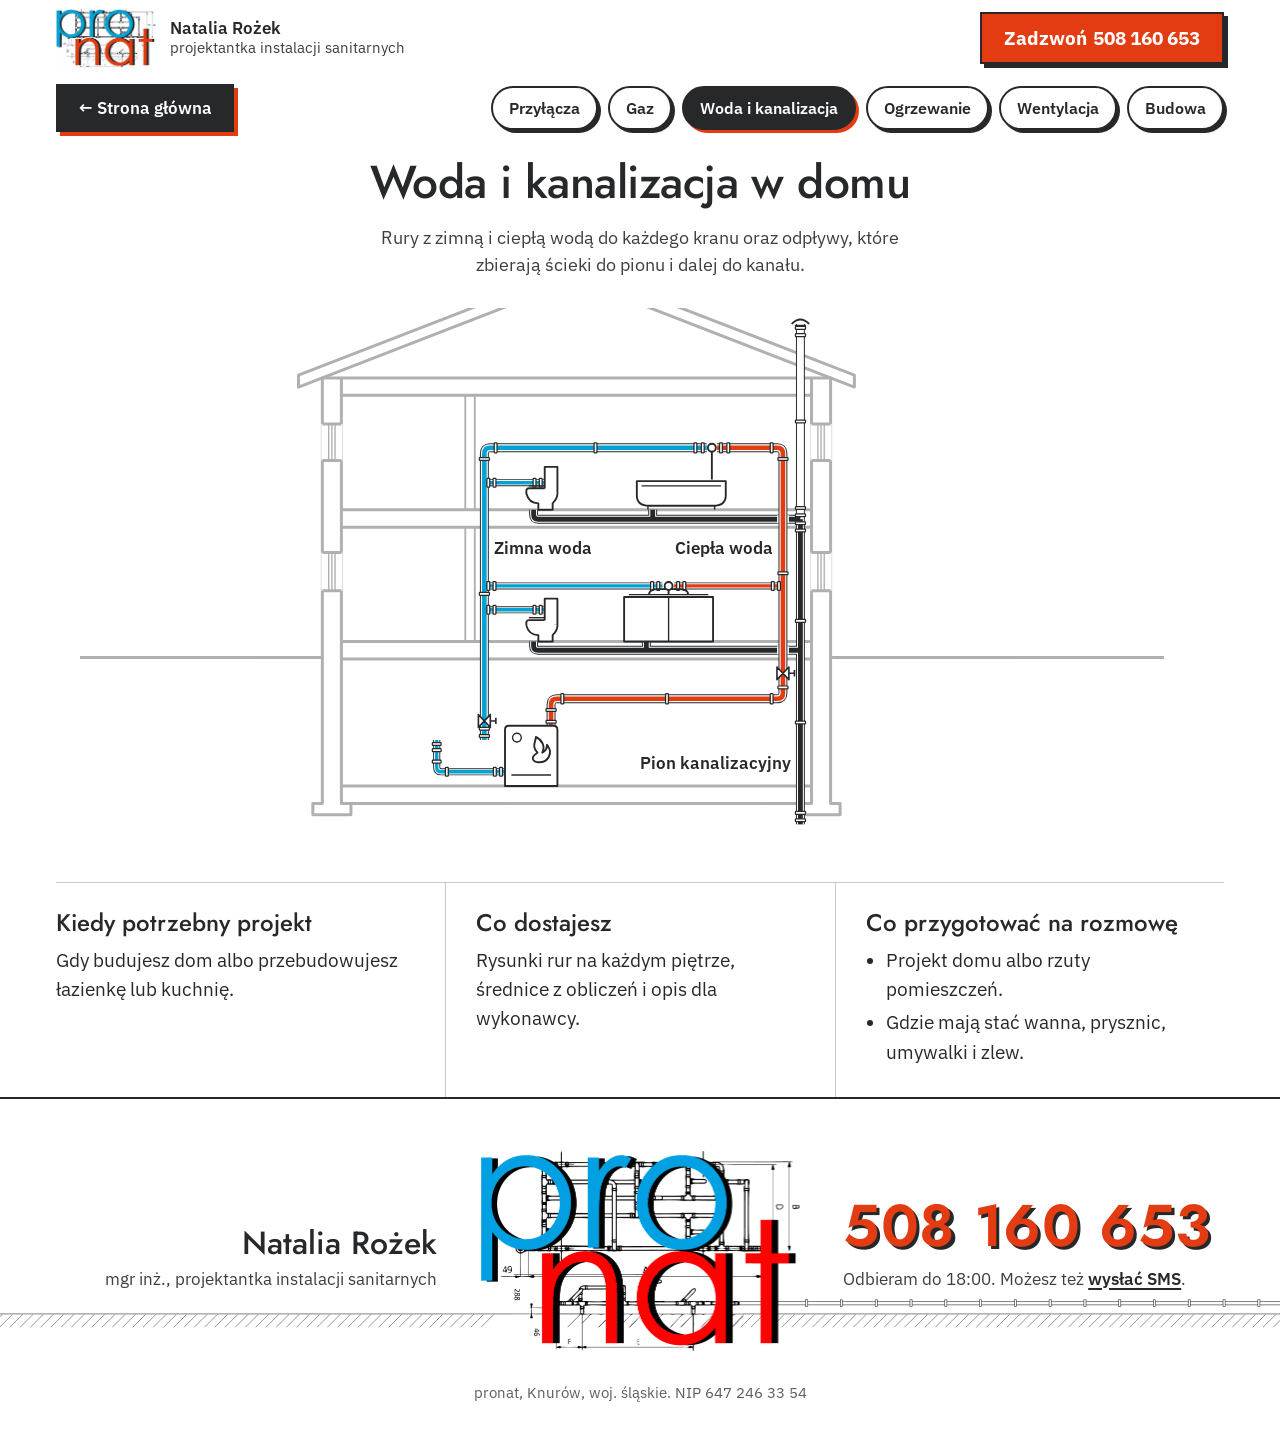
<file: przekroj/woda-i-kanalizacja.html>
<!doctype html>
<html lang="pl">
<head>
<meta charset="utf-8">
<meta name="robots" content="noindex, nofollow">
<meta name="viewport" content="width=device-width, initial-scale=1, viewport-fit=cover">
<title>Woda i kanalizacja w domu pronat</title>
<meta name="description" content="Rury z zimną i ciepłą wodą do każdego kranu oraz odpływy, które zbierają ścieki do pionu i dalej do kanału.">
<link rel="preconnect" href="https://fonts.googleapis.com">
<link rel="preconnect" href="https://fonts.gstatic.com" crossorigin>
<link rel="stylesheet" href="https://fonts.googleapis.com/css2?family=IBM+Plex+Sans:wght@400;500;600;700&amp;family=Jost:wght@500;600&amp;display=swap">
<link rel="stylesheet" href="css/site.css">
<script>document.documentElement.classList.add('js');</script>
<script defer src="js/reveal.js"></script>
</head>
<body class="sub">
<a class="skip" href="#h1">Przejdź do treści</a>
<header class="top">
  <a class="brand" href="./" aria-label="pronat, strona główna"><img src="img/logo.jpg" alt="" width="105" height="64"><span class="brand__who"><b>Natalia Rożek</b><span>projektantka instalacji sanitarnych</span></span></a>
  <a class="top__call" href="tel:+48508160653">Zadzwoń<span class="top__num"> 508 160 653</span></a>
</header>
<main class="sub__main">
  <nav class="snav" aria-label="Usługi">
    <a class="snav__home" href="./"><span aria-hidden="true">←&nbsp;</span>Strona główna</a>
    <ul class="snav__list"><li><a href="przylacza.html">Przyłącza</a></li><li><a href="gaz.html">Gaz</a></li><li><a href="woda-i-kanalizacja.html" aria-current="page">Woda i kanalizacja</a></li><li><a href="ogrzewanie.html">Ogrzewanie</a></li><li><a href="wentylacja-i-klimatyzacja.html">Wentylacja</a></li><li><a href="nadzor-i-budowa.html">Budowa</a></li></ul>
  </nav>
  <div class="shead">
    <h1 id="h1">Woda i kanalizacja w domu</h1>
    <p class="lead">Rury z zimną i ciepłą wodą do każdego kranu oraz odpływy, które zbierają ścieki do pionu i dalej do kanału.</p>
  </div>
  <figure class="fig">
<svg class="mini dr fig__w" style="--lbl:21.41;--lw:1.57;--sw:1.32;--sw-g:1.64" viewBox="880 120 640 680" xmlns="http://www.w3.org/2000/svg" role="img" aria-label="Woda i kanalizacja w domu na przekroju domu" preserveAspectRatio="xMidYMid meet"><g class="ctx"><path class="ln ln-t" d="M-260 560H94M126 560H800"/><path class="ln ln-t" d="M1440 560H1860"/><path class="ln ln-m" d="M-260 578H94M126 578H330"/><path class="ln ln-m" d="M330 553H346V578"/><path class="ln ln-m" d="M346 560V553"/><path class="ln dd" d="M392 560V452"/><path class="ln ln-m" d="M386 560V490H392V560"/><path class="ln ln-t" d="M800 208L824 208L824 744L836 744L836 758L788 758L788 744L800 744Z"/><path class="ln ln-t" d="M1416 208L1440 208L1440 744L1452 744L1452 758L1404 758L1404 744L1416 744Z"/><path class="ln ln-t" d="M824 722H1416M824 744H1416"/><path class="ln ln-t" d="M824 540H1416M824 562H1416"/><path class="ln ln-t" d="M824 374H1416M824 396H1416"/><path class="ln ln-t" d="M824 208H1416M824 230H1416"/><path class="ln ln-t" d="M770 204.625L1120 69L1470 204.625L1470 219.625L1120 84L770 219.625Z"/><path class="ln ln-m" d="M980 396H992V540H980Z"/><path class="ln ln-m" d="M980 230H992V374H980Z"/><rect class="wwf" x="798.6" y="428" width="26.8" height="48"/><rect class="wwf" x="798.6" y="266" width="26.8" height="46"/><rect class="wwf" x="1414.6" y="428" width="26.8" height="48"/><rect class="wwf" x="1414.6" y="266" width="26.8" height="46"/><path class="ln ln-t" d="M800 428H824M800 476H824"/><path class="ln" d="M808 428V476M812 428V476M816 428V476"/><path class="ln ln-t" d="M800 266H824M800 312H824"/><path class="ln" d="M808 266V312M812 266V312M816 266V312"/><path class="ln ln-t" d="M1416 428H1440M1416 476H1440"/><path class="ln" d="M1424 428V476M1428 428V476M1432 428V476"/><path class="ln ln-t" d="M1416 266H1440M1416 312H1440"/><path class="ln" d="M1424 266V312M1428 266V312M1432 266V312"/></g><g class="on"><g class="pipes"><g class="zg" data-z="0"><g class="po-g" data-l="ink"><path class="po" d="M1066 374 L1066 380 Q1066 386 1072 386 L1402 386" data-p="sff" data-sys="sew" data-part="water" data-len="348" style="stroke-width:calc(var(--sw,1)*8.5px)"/><path class="po" d="M1216 374 L1216 386" data-p="sbath" data-sys="sew" data-part="water" data-after="sff" data-at="162" data-len="12" style="stroke-width:calc(var(--sw,1)*8.5px)"/><path class="po" d="M1402 386 L1402 770" data-p="sst" data-sys="sew" data-part="water" data-after="sff" data-at="348" data-len="384" style="stroke-width:calc(var(--sw,1)*8.5px)"/><path class="po" d="M1066 540 L1066 545.5 Q1066 551 1071.5 551 L1402 551" data-p="sgf" data-sys="sew" data-part="water" data-after="sst" data-at="154" data-len="347" style="stroke-width:calc(var(--sw,1)*8.5px)"/><path class="po" d="M1208 540 L1208 551" data-p="sgs" data-sys="sew" data-part="water" data-after="sgf" data-at="153" data-len="11" style="stroke-width:calc(var(--sw,1)*8.5px)"/><path class="po" d="M1402 386 L1402 140" data-p="svent" data-sys="sew" data-part="water" data-len="246" style="stroke-width:calc(var(--sw,1)*8.5px)"/></g><g class="pw-g" data-l="ink"><path class="pw" d="M1066 374 L1066 380 Q1066 386 1072 386 L1402 386" data-p="sff" data-sys="sew" data-part="water" data-len="348" style="stroke-width:calc(var(--sw,1)*6.6px)"/><path class="pw" d="M1216 374 L1216 386" data-p="sbath" data-sys="sew" data-part="water" data-after="sff" data-at="162" data-len="12" style="stroke-width:calc(var(--sw,1)*6.6px)"/><path class="pw" d="M1402 386 L1402 770" data-p="sst" data-sys="sew" data-part="water" data-after="sff" data-at="348" data-len="384" style="stroke-width:calc(var(--sw,1)*6.6px)"/><path class="pw" d="M1066 540 L1066 545.5 Q1066 551 1071.5 551 L1402 551" data-p="sgf" data-sys="sew" data-part="water" data-after="sst" data-at="154" data-len="347" style="stroke-width:calc(var(--sw,1)*6.6px)"/><path class="pw" d="M1208 540 L1208 551" data-p="sgs" data-sys="sew" data-part="water" data-after="sgf" data-at="153" data-len="11" style="stroke-width:calc(var(--sw,1)*6.6px)"/><path class="pw" d="M1402 386 L1402 140" data-p="svent" data-sys="sew" data-part="water" data-len="246" style="stroke-width:calc(var(--sw,1)*6.6px)"/></g><g class="pc-g" data-l="core"><path class="pc sew" d="M1066 374 L1066 380 Q1066 386 1072 386 L1402 386" data-p="sff" data-sys="sew" data-part="water" data-len="348" style="stroke-width:calc(var(--sw,1)*4.6px)"/><path class="pc sew" d="M1216 374 L1216 386" data-p="sbath" data-sys="sew" data-part="water" data-after="sff" data-at="162" data-len="12" style="stroke-width:calc(var(--sw,1)*4.6px)"/><path class="pc sew" d="M1402 386 L1402 770" data-p="sst" data-sys="sew" data-part="water" data-after="sff" data-at="348" data-len="384" style="stroke-width:calc(var(--sw,1)*4.6px)"/><path class="pc sew" d="M1066 540 L1066 545.5 Q1066 551 1071.5 551 L1402 551" data-p="sgf" data-sys="sew" data-part="water" data-after="sst" data-at="154" data-len="347" style="stroke-width:calc(var(--sw,1)*4.6px)"/><path class="pc sew" d="M1208 540 L1208 551" data-p="sgs" data-sys="sew" data-part="water" data-after="sgf" data-at="153" data-len="11" style="stroke-width:calc(var(--sw,1)*4.6px)"/></g></g><rect class="pt" x="1372.6" y="381" width="14.9" height="10.1"/><rect class="pt" x="1372.6" y="546" width="14.9" height="10.1"/><g class="zg" data-z="1"><g class="po-g" data-l="ink"><path class="po" d="M944 664 L944 698.2 Q944 704 949.8 704 L1030 704" data-p="cb" data-sys="cold" data-part="water" data-after="c1" data-at="0" data-len="126" style="stroke-width:calc(var(--sw,1)*6.8px)"/><path class="po" d="M1004 664 L1004 303.2 Q1004 296 1011.2 296 L1284 296" data-p="cr" data-sys="cold" data-part="water" data-after="c1" data-at="0" data-len="648" style="stroke-width:calc(var(--sw,1)*8.5px)"/><path class="po" d="M1004 500 L1080 500" data-p="cs1" data-sys="cold" data-part="water" data-after="cr" data-at="164" data-len="76" style="stroke-width:calc(var(--sw,1)*6.8px)"/><path class="po" d="M1004 470 L1228 470" data-p="cs2" data-sys="cold" data-part="water" data-after="cr" data-at="194" data-len="224" style="stroke-width:calc(var(--sw,1)*6.8px)"/><path class="po" d="M1004 340 L1080 340" data-p="cs3" data-sys="cold" data-part="water" data-after="cr" data-at="324" data-len="76" style="stroke-width:calc(var(--sw,1)*6.8px)"/></g><g class="pw-g" data-l="ink"><path class="pw" d="M944 664 L944 698.2 Q944 704 949.8 704 L1030 704" data-p="cb" data-sys="cold" data-part="water" data-after="c1" data-at="0" data-len="126" style="stroke-width:calc(var(--sw,1)*5px)"/><path class="pw" d="M1004 664 L1004 303.2 Q1004 296 1011.2 296 L1284 296" data-p="cr" data-sys="cold" data-part="water" data-after="c1" data-at="0" data-len="648" style="stroke-width:calc(var(--sw,1)*6.6px)"/><path class="pw" d="M1004 500 L1080 500" data-p="cs1" data-sys="cold" data-part="water" data-after="cr" data-at="164" data-len="76" style="stroke-width:calc(var(--sw,1)*5px)"/><path class="pw" d="M1004 470 L1228 470" data-p="cs2" data-sys="cold" data-part="water" data-after="cr" data-at="194" data-len="224" style="stroke-width:calc(var(--sw,1)*5px)"/><path class="pw" d="M1004 340 L1080 340" data-p="cs3" data-sys="cold" data-part="water" data-after="cr" data-at="324" data-len="76" style="stroke-width:calc(var(--sw,1)*5px)"/></g><g class="pc-g" data-l="core"><path class="pc cold" d="M944 664 L944 698.2 Q944 704 949.8 704 L1030 704" data-p="cb" data-sys="cold" data-part="water" data-after="c1" data-at="0" data-len="126" style="stroke-width:calc(var(--sw,1)*3.2px)"/><path class="pc cold" d="M1004 664 L1004 303.2 Q1004 296 1011.2 296 L1284 296" data-p="cr" data-sys="cold" data-part="water" data-after="c1" data-at="0" data-len="648" style="stroke-width:calc(var(--sw,1)*4.4px)"/><path class="pc cold" d="M1004 500 L1080 500" data-p="cs1" data-sys="cold" data-part="water" data-after="cr" data-at="164" data-len="76" style="stroke-width:calc(var(--sw,1)*3.2px)"/><path class="pc cold" d="M1004 470 L1228 470" data-p="cs2" data-sys="cold" data-part="water" data-after="cr" data-at="194" data-len="224" style="stroke-width:calc(var(--sw,1)*3.2px)"/><path class="pc cold" d="M1004 340 L1080 340" data-p="cs3" data-sys="cold" data-part="water" data-after="cr" data-at="324" data-len="76" style="stroke-width:calc(var(--sw,1)*3.2px)"/></g></g><g class="zg" data-z="2"><g class="po-g" data-l="ink"><path class="po" d="M1088 646 L1088 619.2 Q1088 612 1095.2 612 L1372.8 612 Q1380 612 1380 604.8 L1380 303.2 Q1380 296 1372.8 296 L1297 296" data-p="h1" data-sys="hot" data-part="water" data-len="725" style="stroke-width:calc(var(--sw,1)*8.5px)"/><path class="po" d="M1380 470 L1243 470" data-p="hs" data-sys="hot" data-part="water" data-after="h1" data-at="468" data-len="137" style="stroke-width:calc(var(--sw,1)*6.8px)"/></g><g class="pw-g" data-l="ink"><path class="pw" d="M1088 646 L1088 619.2 Q1088 612 1095.2 612 L1372.8 612 Q1380 612 1380 604.8 L1380 303.2 Q1380 296 1372.8 296 L1297 296" data-p="h1" data-sys="hot" data-part="water" data-len="725" style="stroke-width:calc(var(--sw,1)*6.6px)"/><path class="pw" d="M1380 470 L1243 470" data-p="hs" data-sys="hot" data-part="water" data-after="h1" data-at="468" data-len="137" style="stroke-width:calc(var(--sw,1)*5px)"/></g><g class="pc-g" data-l="core"><path class="pc hot" d="M1088 646 L1088 619.2 Q1088 612 1095.2 612 L1372.8 612 Q1380 612 1380 604.8 L1380 303.2 Q1380 296 1372.8 296 L1297 296" data-p="h1" data-sys="hot" data-part="water" data-len="725" style="stroke-width:calc(var(--sw,1)*4.4px)"/><path class="pc hot" d="M1380 470 L1243 470" data-p="hs" data-sys="hot" data-part="water" data-after="h1" data-at="468" data-len="137" style="stroke-width:calc(var(--sw,1)*3.2px)"/></g></g></g><g class="fits"><g class="ft" data-p="cr" data-sys="cold" data-part="water" data-at="24"><path class="vl" d="M996.5 632L1011.5 648V632L996.5 648Z"/><path class="vs" d="M1011.5 640H1018.5M1018.5 636V644"/></g><g class="ft" data-p="h1" data-sys="hot" data-part="water" data-at="358"><path class="vl" d="M1372.5 572L1387.5 588V572L1372.5 588Z"/><path class="vs" d="M1387.5 580H1394.5M1394.5 576V584"/></g><g class="ft" data-p="cb" data-sys="cold" data-part="water" data-at="12.8"><rect class="rg" x="938.5" y="675" width="11" height="3.6" rx="0.8"/></g><g class="ft" data-p="cb" data-sys="cold" data-part="water" data-at="27.2"><rect class="rg" x="938.5" y="689.4" width="11" height="3.6" rx="0.8"/></g><g class="ft" data-p="cb" data-sys="cold" data-part="water" data-at="5"><rect class="rg" x="938.5" y="667.2" width="11" height="3.6" rx="0.8"/></g><g class="ft" data-p="cb" data-sys="cold" data-part="water" data-at="52.8"><rect class="rg" x="955" y="698.5" width="3.6" height="11" rx="0.8"/></g><g class="ft" data-p="cb" data-sys="cold" data-part="water" data-at="113.2"><rect class="rg" x="1015.4" y="698.5" width="3.6" height="11" rx="0.8"/></g><g class="ft" data-p="cb" data-sys="cold" data-part="water" data-at="121"><rect class="rg" x="1023.2" y="698.5" width="3.6" height="11" rx="0.8"/></g><g class="ft" data-p="cr" data-sys="cold" data-part="water" data-at="14.2"><rect class="rg" x="997.7" y="648" width="12.7" height="3.6" rx="0.8"/></g><g class="ft" data-p="cr" data-sys="cold" data-part="water" data-at="353.8"><rect class="rg" x="997.7" y="308.4" width="12.7" height="3.6" rx="0.8"/></g><g class="ft" data-p="cr" data-sys="cold" data-part="water" data-at="5"><rect class="rg" x="997.7" y="657.2" width="12.7" height="3.6" rx="0.8"/></g><g class="ft" data-p="cr" data-sys="cold" data-part="water" data-at="184"><rect class="rg" x="997.7" y="478.2" width="12.7" height="3.6" rx="0.8"/></g><g class="ft" data-p="cr" data-sys="cold" data-part="water" data-at="382.2"><rect class="rg" x="1016.4" y="289.7" width="3.6" height="12.7" rx="0.8"/></g><g class="ft" data-p="cr" data-sys="cold" data-part="water" data-at="633.8"><rect class="rg" x="1268" y="289.7" width="3.6" height="12.7" rx="0.8"/></g><g class="ft" data-p="cr" data-sys="cold" data-part="water" data-at="643"><rect class="rg" x="1277.2" y="289.7" width="3.6" height="12.7" rx="0.8"/></g><g class="ft" data-p="cr" data-sys="cold" data-part="water" data-at="508"><rect class="rg" x="1142.2" y="289.7" width="3.6" height="12.7" rx="0.8"/></g><g class="ft" data-p="cs1" data-sys="cold" data-part="water" data-at="12.8"><rect class="rg" x="1015" y="494.5" width="3.6" height="11" rx="0.8"/></g><g class="ft" data-p="cs1" data-sys="cold" data-part="water" data-at="63.2"><rect class="rg" x="1065.4" y="494.5" width="3.6" height="11" rx="0.8"/></g><g class="ft" data-p="cs1" data-sys="cold" data-part="water" data-at="5"><rect class="rg" x="1007.2" y="494.5" width="3.6" height="11" rx="0.8"/></g><g class="ft" data-p="cs1" data-sys="cold" data-part="water" data-at="71"><rect class="rg" x="1073.2" y="494.5" width="3.6" height="11" rx="0.8"/></g><g class="ft" data-p="cs2" data-sys="cold" data-part="water" data-at="12.8"><rect class="rg" x="1015" y="464.5" width="3.6" height="11" rx="0.8"/></g><g class="ft" data-p="cs2" data-sys="cold" data-part="water" data-at="211.2"><rect class="rg" x="1213.4" y="464.5" width="3.6" height="11" rx="0.8"/></g><g class="ft" data-p="cs2" data-sys="cold" data-part="water" data-at="5"><rect class="rg" x="1007.2" y="464.5" width="3.6" height="11" rx="0.8"/></g><g class="ft" data-p="cs2" data-sys="cold" data-part="water" data-at="219"><rect class="rg" x="1221.2" y="464.5" width="3.6" height="11" rx="0.8"/></g><g class="ft" data-p="cs3" data-sys="cold" data-part="water" data-at="12.8"><rect class="rg" x="1015" y="334.5" width="3.6" height="11" rx="0.8"/></g><g class="ft" data-p="cs3" data-sys="cold" data-part="water" data-at="63.2"><rect class="rg" x="1065.4" y="334.5" width="3.6" height="11" rx="0.8"/></g><g class="ft" data-p="cs3" data-sys="cold" data-part="water" data-at="5"><rect class="rg" x="1007.2" y="334.5" width="3.6" height="11" rx="0.8"/></g><g class="ft" data-p="cs3" data-sys="cold" data-part="water" data-at="71"><rect class="rg" x="1073.2" y="334.5" width="3.6" height="11" rx="0.8"/></g><g class="ft" data-p="h1" data-sys="hot" data-part="water" data-at="19.8"><rect class="rg" x="1081.7" y="624.4" width="12.7" height="3.6" rx="0.8"/></g><g class="ft" data-p="h1" data-sys="hot" data-part="water" data-at="5"><rect class="rg" x="1081.7" y="639.2" width="12.7" height="3.6" rx="0.8"/></g><g class="ft" data-p="h1" data-sys="hot" data-part="water" data-at="48.2"><rect class="rg" x="1100.4" y="605.7" width="3.6" height="12.7" rx="0.8"/></g><g class="ft" data-p="h1" data-sys="hot" data-part="water" data-at="311.8"><rect class="rg" x="1364" y="605.7" width="3.6" height="12.7" rx="0.8"/></g><g class="ft" data-p="h1" data-sys="hot" data-part="water" data-at="180"><rect class="rg" x="1232.2" y="605.7" width="3.6" height="12.7" rx="0.8"/></g><g class="ft" data-p="h1" data-sys="hot" data-part="water" data-at="340.2"><rect class="rg" x="1373.7" y="596" width="12.7" height="3.6" rx="0.8"/></g><g class="ft" data-p="h1" data-sys="hot" data-part="water" data-at="627.8"><rect class="rg" x="1373.7" y="308.4" width="12.7" height="3.6" rx="0.8"/></g><g class="ft" data-p="h1" data-sys="hot" data-part="water" data-at="484"><rect class="rg" x="1373.7" y="452.2" width="12.7" height="3.6" rx="0.8"/></g><g class="ft" data-p="h1" data-sys="hot" data-part="water" data-at="656.2"><rect class="rg" x="1364" y="289.7" width="3.6" height="12.7" rx="0.8"/></g><g class="ft" data-p="h1" data-sys="hot" data-part="water" data-at="710.8"><rect class="rg" x="1309.4" y="289.7" width="3.6" height="12.7" rx="0.8"/></g><g class="ft" data-p="h1" data-sys="hot" data-part="water" data-at="720"><rect class="rg" x="1300.2" y="289.7" width="3.6" height="12.7" rx="0.8"/></g><g class="ft" data-p="hs" data-sys="hot" data-part="water" data-at="12.8"><rect class="rg" x="1365.4" y="464.5" width="3.6" height="11" rx="0.8"/></g><g class="ft" data-p="hs" data-sys="hot" data-part="water" data-at="124.2"><rect class="rg" x="1254" y="464.5" width="3.6" height="11" rx="0.8"/></g><g class="ft" data-p="hs" data-sys="hot" data-part="water" data-at="5"><rect class="rg" x="1373.2" y="464.5" width="3.6" height="11" rx="0.8"/></g><g class="ft" data-p="hs" data-sys="hot" data-part="water" data-at="132"><rect class="rg" x="1246.2" y="464.5" width="3.6" height="11" rx="0.8"/></g><g class="ft" data-p="sst" data-sys="sew" data-part="water" data-at="14.2"><rect class="rg" x="1395.7" y="398.4" width="12.7" height="3.6" rx="0.8"/></g><g class="ft" data-p="sst" data-sys="sew" data-part="water" data-at="369.8"><rect class="rg" x="1395.7" y="754" width="12.7" height="3.6" rx="0.8"/></g><g class="ft" data-p="sst" data-sys="sew" data-part="water" data-at="5"><rect class="rg" x="1395.7" y="389.2" width="12.7" height="3.6" rx="0.8"/></g><g class="ft" data-p="sst" data-sys="sew" data-part="water" data-at="379"><rect class="rg" x="1395.7" y="763.2" width="12.7" height="3.6" rx="0.8"/></g><g class="ft" data-p="sst" data-sys="sew" data-part="water" data-at="128"><rect class="rg" x="1395.7" y="512.2" width="12.7" height="3.6" rx="0.8"/></g><g class="ft" data-p="sst" data-sys="sew" data-part="water" data-at="256"><rect class="rg" x="1395.7" y="640.2" width="12.7" height="3.6" rx="0.8"/></g><g class="ft" data-p="svent" data-sys="sew" data-part="water" data-at="14.2"><rect class="rg" x="1395.7" y="370" width="12.7" height="3.6" rx="0.8"/></g><g class="ft" data-p="svent" data-sys="sew" data-part="water" data-at="231.8"><rect class="rg" x="1395.7" y="152.4" width="12.7" height="3.6" rx="0.8"/></g><g class="ft" data-p="svent" data-sys="sew" data-part="water" data-at="5"><rect class="rg" x="1395.7" y="379.2" width="12.7" height="3.6" rx="0.8"/></g><g class="ft" data-p="svent" data-sys="sew" data-part="water" data-at="241"><rect class="rg" x="1395.7" y="143.2" width="12.7" height="3.6" rx="0.8"/></g><g class="ft" data-p="svent" data-sys="sew" data-part="water" data-at="123"><rect class="rg" x="1395.7" y="261.2" width="12.7" height="3.6" rx="0.8"/></g></g><g class="fxg" data-sys="hot gas" data-part="heat gas water"><path class="ln ln-m fx wf" d="M1035 646H1091Q1096 646 1096 651V722H1030V651Q1030 646 1035 646Z"/><path class="ln fx" d="M1039.5 661a5.5 5.5 0 1 0 11 0a5.5 5.5 0 1 0 -11 0"/><path class="ln ln-m fx" d="M1070.92 680c-8 -8 -2 -14 -2 -20c8 4 12 12 8 20c4 -2 6 -6 6 -10c8 10 2 22 -10 22c-8 0 -12 -6 -2 -12z"/><path class="ln fx" d="M1038 708H1088"/></g><g class="fxg" data-sys="cold sew" data-part="water"><path class="ln ln-m fx wf" d="M1080 486H1096V520H1080Z"/><path class="ln ln-m wf fx" d="M1080 513H1060Q1056 513 1057 520Q1060 532 1072 532V540H1090V532Q1096 526 1096 520"/><path class="ln fx" d="M1060 510H1080"/></g><g class="fxg" data-sys="cold sew" data-part="water"><path class="ln ln-m fx wf" d="M1080 320H1096V354H1080Z"/><path class="ln ln-m wf fx" d="M1080 347H1060Q1056 347 1057 354Q1060 366 1072 366V374H1090V366Q1096 360 1096 354"/><path class="ln fx" d="M1060 344H1080"/></g><g class="fxg" data-sys="cold hot sew" data-part="water"><path class="ln ln-m fx wf" d="M1180 484H1292V540H1180Z"/><path class="ln fx" d="M1236 484V540"/><path class="ln fx" d="M1186 481H1286"/><path class="ln ln-m fx" d="M1211.36 481Q1211.36 474 1222.56 474H1249.44Q1260.64 474 1260.64 481"/></g><g class="fxg" data-sys="cold hot sew" data-part="water"><path class="ln ln-m fx wf" d="M1196 338H1308V356Q1308 369 1292 369H1212Q1196 369 1196 356Z"/><path class="ln fx" d="M1202 344H1302"/><path class="ln fx" d="M1210 369V374M1294 369V374"/></g><g class="fxg" data-sys="cold hot" data-part="water"><path class="ln ln-m fx wf" d="M1231 470a5 5 0 1 0 10 0a5 5 0 1 0 -10 0"/><path class="ln ln-m fx" d="M1236 475V481"/></g><g class="fxg" data-sys="cold hot" data-part="water"><path class="ln ln-m fx wf" d="M1285.5 296a5 5 0 1 0 10 0a5 5 0 1 0 -10 0"/><path class="ln ln-m fx" d="M1290.5 301V336"/></g><g class="fxg cap" data-sys="sew" data-part="water" data-cap="svent"><path class="ln ln-m dct fx" d="M1391 140Q1402 129 1413 140"/><path class="ln fx" d="M1395 142H1409"/></g></g><g class="lbls"><text class="lbl" x="1016" y="430" text-anchor="start">Zimna woda</text><text class="lbl" x="1368" y="430" text-anchor="end">Ciepła woda</text><text class="lbl" x="1390" y="700" text-anchor="end">Pion kanalizacyjny</text></g></svg>
<svg class="mini dr fig__n" style="--lbl:27.43;--lw:2.29;--sw:1.92;--sw-g:2.38" viewBox="880 120 640 680" xmlns="http://www.w3.org/2000/svg" aria-hidden="true" focusable="false" preserveAspectRatio="xMidYMid meet"><g class="ctx"><path class="ln ln-t" d="M-260 560H94M126 560H800"/><path class="ln ln-t" d="M1440 560H1860"/><path class="ln ln-m" d="M-260 578H94M126 578H330"/><path class="ln ln-m" d="M330 553H346V578"/><path class="ln ln-m" d="M346 560V553"/><path class="ln dd" d="M392 560V452"/><path class="ln ln-m" d="M386 560V490H392V560"/><path class="ln ln-t" d="M800 208L824 208L824 744L836 744L836 758L788 758L788 744L800 744Z"/><path class="ln ln-t" d="M1416 208L1440 208L1440 744L1452 744L1452 758L1404 758L1404 744L1416 744Z"/><path class="ln ln-t" d="M824 722H1416M824 744H1416"/><path class="ln ln-t" d="M824 540H1416M824 562H1416"/><path class="ln ln-t" d="M824 374H1416M824 396H1416"/><path class="ln ln-t" d="M824 208H1416M824 230H1416"/><path class="ln ln-t" d="M770 204.625L1120 69L1470 204.625L1470 219.625L1120 84L770 219.625Z"/><path class="ln ln-m" d="M980 396H992V540H980Z"/><path class="ln ln-m" d="M980 230H992V374H980Z"/><rect class="wwf" x="798.6" y="428" width="26.8" height="48"/><rect class="wwf" x="798.6" y="266" width="26.8" height="46"/><rect class="wwf" x="1414.6" y="428" width="26.8" height="48"/><rect class="wwf" x="1414.6" y="266" width="26.8" height="46"/><path class="ln ln-t" d="M800 428H824M800 476H824"/><path class="ln" d="M808 428V476M812 428V476M816 428V476"/><path class="ln ln-t" d="M800 266H824M800 312H824"/><path class="ln" d="M808 266V312M812 266V312M816 266V312"/><path class="ln ln-t" d="M1416 428H1440M1416 476H1440"/><path class="ln" d="M1424 428V476M1428 428V476M1432 428V476"/><path class="ln ln-t" d="M1416 266H1440M1416 312H1440"/><path class="ln" d="M1424 266V312M1428 266V312M1432 266V312"/></g><g class="on"><g class="pipes"><g class="zg" data-z="0"><g class="po-g" data-l="ink"><path class="po" d="M1066 374 L1066 380 Q1066 386 1072 386 L1402 386" data-p="sff" data-sys="sew" data-part="water" data-len="348" style="stroke-width:calc(var(--sw,1)*8.5px)"/><path class="po" d="M1216 374 L1216 386" data-p="sbath" data-sys="sew" data-part="water" data-after="sff" data-at="162" data-len="12" style="stroke-width:calc(var(--sw,1)*8.5px)"/><path class="po" d="M1402 386 L1402 770" data-p="sst" data-sys="sew" data-part="water" data-after="sff" data-at="348" data-len="384" style="stroke-width:calc(var(--sw,1)*8.5px)"/><path class="po" d="M1066 540 L1066 545.5 Q1066 551 1071.5 551 L1402 551" data-p="sgf" data-sys="sew" data-part="water" data-after="sst" data-at="154" data-len="347" style="stroke-width:calc(var(--sw,1)*8.5px)"/><path class="po" d="M1208 540 L1208 551" data-p="sgs" data-sys="sew" data-part="water" data-after="sgf" data-at="153" data-len="11" style="stroke-width:calc(var(--sw,1)*8.5px)"/><path class="po" d="M1402 386 L1402 140" data-p="svent" data-sys="sew" data-part="water" data-len="246" style="stroke-width:calc(var(--sw,1)*8.5px)"/></g><g class="pw-g" data-l="ink"><path class="pw" d="M1066 374 L1066 380 Q1066 386 1072 386 L1402 386" data-p="sff" data-sys="sew" data-part="water" data-len="348" style="stroke-width:calc(var(--sw,1)*6.6px)"/><path class="pw" d="M1216 374 L1216 386" data-p="sbath" data-sys="sew" data-part="water" data-after="sff" data-at="162" data-len="12" style="stroke-width:calc(var(--sw,1)*6.6px)"/><path class="pw" d="M1402 386 L1402 770" data-p="sst" data-sys="sew" data-part="water" data-after="sff" data-at="348" data-len="384" style="stroke-width:calc(var(--sw,1)*6.6px)"/><path class="pw" d="M1066 540 L1066 545.5 Q1066 551 1071.5 551 L1402 551" data-p="sgf" data-sys="sew" data-part="water" data-after="sst" data-at="154" data-len="347" style="stroke-width:calc(var(--sw,1)*6.6px)"/><path class="pw" d="M1208 540 L1208 551" data-p="sgs" data-sys="sew" data-part="water" data-after="sgf" data-at="153" data-len="11" style="stroke-width:calc(var(--sw,1)*6.6px)"/><path class="pw" d="M1402 386 L1402 140" data-p="svent" data-sys="sew" data-part="water" data-len="246" style="stroke-width:calc(var(--sw,1)*6.6px)"/></g><g class="pc-g" data-l="core"><path class="pc sew" d="M1066 374 L1066 380 Q1066 386 1072 386 L1402 386" data-p="sff" data-sys="sew" data-part="water" data-len="348" style="stroke-width:calc(var(--sw,1)*4.6px)"/><path class="pc sew" d="M1216 374 L1216 386" data-p="sbath" data-sys="sew" data-part="water" data-after="sff" data-at="162" data-len="12" style="stroke-width:calc(var(--sw,1)*4.6px)"/><path class="pc sew" d="M1402 386 L1402 770" data-p="sst" data-sys="sew" data-part="water" data-after="sff" data-at="348" data-len="384" style="stroke-width:calc(var(--sw,1)*4.6px)"/><path class="pc sew" d="M1066 540 L1066 545.5 Q1066 551 1071.5 551 L1402 551" data-p="sgf" data-sys="sew" data-part="water" data-after="sst" data-at="154" data-len="347" style="stroke-width:calc(var(--sw,1)*4.6px)"/><path class="pc sew" d="M1208 540 L1208 551" data-p="sgs" data-sys="sew" data-part="water" data-after="sgf" data-at="153" data-len="11" style="stroke-width:calc(var(--sw,1)*4.6px)"/></g></g><rect class="pt" x="1372.6" y="381" width="14.9" height="10.1"/><rect class="pt" x="1372.6" y="546" width="14.9" height="10.1"/><g class="zg" data-z="1"><g class="po-g" data-l="ink"><path class="po" d="M944 664 L944 698.2 Q944 704 949.8 704 L1030 704" data-p="cb" data-sys="cold" data-part="water" data-after="c1" data-at="0" data-len="126" style="stroke-width:calc(var(--sw,1)*6.8px)"/><path class="po" d="M1004 664 L1004 303.2 Q1004 296 1011.2 296 L1284 296" data-p="cr" data-sys="cold" data-part="water" data-after="c1" data-at="0" data-len="648" style="stroke-width:calc(var(--sw,1)*8.5px)"/><path class="po" d="M1004 500 L1080 500" data-p="cs1" data-sys="cold" data-part="water" data-after="cr" data-at="164" data-len="76" style="stroke-width:calc(var(--sw,1)*6.8px)"/><path class="po" d="M1004 470 L1228 470" data-p="cs2" data-sys="cold" data-part="water" data-after="cr" data-at="194" data-len="224" style="stroke-width:calc(var(--sw,1)*6.8px)"/><path class="po" d="M1004 340 L1080 340" data-p="cs3" data-sys="cold" data-part="water" data-after="cr" data-at="324" data-len="76" style="stroke-width:calc(var(--sw,1)*6.8px)"/></g><g class="pw-g" data-l="ink"><path class="pw" d="M944 664 L944 698.2 Q944 704 949.8 704 L1030 704" data-p="cb" data-sys="cold" data-part="water" data-after="c1" data-at="0" data-len="126" style="stroke-width:calc(var(--sw,1)*5px)"/><path class="pw" d="M1004 664 L1004 303.2 Q1004 296 1011.2 296 L1284 296" data-p="cr" data-sys="cold" data-part="water" data-after="c1" data-at="0" data-len="648" style="stroke-width:calc(var(--sw,1)*6.6px)"/><path class="pw" d="M1004 500 L1080 500" data-p="cs1" data-sys="cold" data-part="water" data-after="cr" data-at="164" data-len="76" style="stroke-width:calc(var(--sw,1)*5px)"/><path class="pw" d="M1004 470 L1228 470" data-p="cs2" data-sys="cold" data-part="water" data-after="cr" data-at="194" data-len="224" style="stroke-width:calc(var(--sw,1)*5px)"/><path class="pw" d="M1004 340 L1080 340" data-p="cs3" data-sys="cold" data-part="water" data-after="cr" data-at="324" data-len="76" style="stroke-width:calc(var(--sw,1)*5px)"/></g><g class="pc-g" data-l="core"><path class="pc cold" d="M944 664 L944 698.2 Q944 704 949.8 704 L1030 704" data-p="cb" data-sys="cold" data-part="water" data-after="c1" data-at="0" data-len="126" style="stroke-width:calc(var(--sw,1)*3.2px)"/><path class="pc cold" d="M1004 664 L1004 303.2 Q1004 296 1011.2 296 L1284 296" data-p="cr" data-sys="cold" data-part="water" data-after="c1" data-at="0" data-len="648" style="stroke-width:calc(var(--sw,1)*4.4px)"/><path class="pc cold" d="M1004 500 L1080 500" data-p="cs1" data-sys="cold" data-part="water" data-after="cr" data-at="164" data-len="76" style="stroke-width:calc(var(--sw,1)*3.2px)"/><path class="pc cold" d="M1004 470 L1228 470" data-p="cs2" data-sys="cold" data-part="water" data-after="cr" data-at="194" data-len="224" style="stroke-width:calc(var(--sw,1)*3.2px)"/><path class="pc cold" d="M1004 340 L1080 340" data-p="cs3" data-sys="cold" data-part="water" data-after="cr" data-at="324" data-len="76" style="stroke-width:calc(var(--sw,1)*3.2px)"/></g></g><g class="zg" data-z="2"><g class="po-g" data-l="ink"><path class="po" d="M1088 646 L1088 619.2 Q1088 612 1095.2 612 L1372.8 612 Q1380 612 1380 604.8 L1380 303.2 Q1380 296 1372.8 296 L1297 296" data-p="h1" data-sys="hot" data-part="water" data-len="725" style="stroke-width:calc(var(--sw,1)*8.5px)"/><path class="po" d="M1380 470 L1243 470" data-p="hs" data-sys="hot" data-part="water" data-after="h1" data-at="468" data-len="137" style="stroke-width:calc(var(--sw,1)*6.8px)"/></g><g class="pw-g" data-l="ink"><path class="pw" d="M1088 646 L1088 619.2 Q1088 612 1095.2 612 L1372.8 612 Q1380 612 1380 604.8 L1380 303.2 Q1380 296 1372.8 296 L1297 296" data-p="h1" data-sys="hot" data-part="water" data-len="725" style="stroke-width:calc(var(--sw,1)*6.6px)"/><path class="pw" d="M1380 470 L1243 470" data-p="hs" data-sys="hot" data-part="water" data-after="h1" data-at="468" data-len="137" style="stroke-width:calc(var(--sw,1)*5px)"/></g><g class="pc-g" data-l="core"><path class="pc hot" d="M1088 646 L1088 619.2 Q1088 612 1095.2 612 L1372.8 612 Q1380 612 1380 604.8 L1380 303.2 Q1380 296 1372.8 296 L1297 296" data-p="h1" data-sys="hot" data-part="water" data-len="725" style="stroke-width:calc(var(--sw,1)*4.4px)"/><path class="pc hot" d="M1380 470 L1243 470" data-p="hs" data-sys="hot" data-part="water" data-after="h1" data-at="468" data-len="137" style="stroke-width:calc(var(--sw,1)*3.2px)"/></g></g></g><g class="fits"><g class="ft" data-p="cr" data-sys="cold" data-part="water" data-at="24"><path class="vl" d="M996.5 632L1011.5 648V632L996.5 648Z"/><path class="vs" d="M1011.5 640H1018.5M1018.5 636V644"/></g><g class="ft" data-p="h1" data-sys="hot" data-part="water" data-at="358"><path class="vl" d="M1372.5 572L1387.5 588V572L1372.5 588Z"/><path class="vs" d="M1387.5 580H1394.5M1394.5 576V584"/></g><g class="ft" data-p="cb" data-sys="cold" data-part="water" data-at="12.8"><rect class="rg" x="938.5" y="675" width="11" height="3.6" rx="0.8"/></g><g class="ft" data-p="cb" data-sys="cold" data-part="water" data-at="27.2"><rect class="rg" x="938.5" y="689.4" width="11" height="3.6" rx="0.8"/></g><g class="ft" data-p="cb" data-sys="cold" data-part="water" data-at="5"><rect class="rg" x="938.5" y="667.2" width="11" height="3.6" rx="0.8"/></g><g class="ft" data-p="cb" data-sys="cold" data-part="water" data-at="52.8"><rect class="rg" x="955" y="698.5" width="3.6" height="11" rx="0.8"/></g><g class="ft" data-p="cb" data-sys="cold" data-part="water" data-at="113.2"><rect class="rg" x="1015.4" y="698.5" width="3.6" height="11" rx="0.8"/></g><g class="ft" data-p="cb" data-sys="cold" data-part="water" data-at="121"><rect class="rg" x="1023.2" y="698.5" width="3.6" height="11" rx="0.8"/></g><g class="ft" data-p="cr" data-sys="cold" data-part="water" data-at="14.2"><rect class="rg" x="997.7" y="648" width="12.7" height="3.6" rx="0.8"/></g><g class="ft" data-p="cr" data-sys="cold" data-part="water" data-at="353.8"><rect class="rg" x="997.7" y="308.4" width="12.7" height="3.6" rx="0.8"/></g><g class="ft" data-p="cr" data-sys="cold" data-part="water" data-at="5"><rect class="rg" x="997.7" y="657.2" width="12.7" height="3.6" rx="0.8"/></g><g class="ft" data-p="cr" data-sys="cold" data-part="water" data-at="184"><rect class="rg" x="997.7" y="478.2" width="12.7" height="3.6" rx="0.8"/></g><g class="ft" data-p="cr" data-sys="cold" data-part="water" data-at="382.2"><rect class="rg" x="1016.4" y="289.7" width="3.6" height="12.7" rx="0.8"/></g><g class="ft" data-p="cr" data-sys="cold" data-part="water" data-at="633.8"><rect class="rg" x="1268" y="289.7" width="3.6" height="12.7" rx="0.8"/></g><g class="ft" data-p="cr" data-sys="cold" data-part="water" data-at="643"><rect class="rg" x="1277.2" y="289.7" width="3.6" height="12.7" rx="0.8"/></g><g class="ft" data-p="cr" data-sys="cold" data-part="water" data-at="508"><rect class="rg" x="1142.2" y="289.7" width="3.6" height="12.7" rx="0.8"/></g><g class="ft" data-p="cs1" data-sys="cold" data-part="water" data-at="12.8"><rect class="rg" x="1015" y="494.5" width="3.6" height="11" rx="0.8"/></g><g class="ft" data-p="cs1" data-sys="cold" data-part="water" data-at="63.2"><rect class="rg" x="1065.4" y="494.5" width="3.6" height="11" rx="0.8"/></g><g class="ft" data-p="cs1" data-sys="cold" data-part="water" data-at="5"><rect class="rg" x="1007.2" y="494.5" width="3.6" height="11" rx="0.8"/></g><g class="ft" data-p="cs1" data-sys="cold" data-part="water" data-at="71"><rect class="rg" x="1073.2" y="494.5" width="3.6" height="11" rx="0.8"/></g><g class="ft" data-p="cs2" data-sys="cold" data-part="water" data-at="12.8"><rect class="rg" x="1015" y="464.5" width="3.6" height="11" rx="0.8"/></g><g class="ft" data-p="cs2" data-sys="cold" data-part="water" data-at="211.2"><rect class="rg" x="1213.4" y="464.5" width="3.6" height="11" rx="0.8"/></g><g class="ft" data-p="cs2" data-sys="cold" data-part="water" data-at="5"><rect class="rg" x="1007.2" y="464.5" width="3.6" height="11" rx="0.8"/></g><g class="ft" data-p="cs2" data-sys="cold" data-part="water" data-at="219"><rect class="rg" x="1221.2" y="464.5" width="3.6" height="11" rx="0.8"/></g><g class="ft" data-p="cs3" data-sys="cold" data-part="water" data-at="12.8"><rect class="rg" x="1015" y="334.5" width="3.6" height="11" rx="0.8"/></g><g class="ft" data-p="cs3" data-sys="cold" data-part="water" data-at="63.2"><rect class="rg" x="1065.4" y="334.5" width="3.6" height="11" rx="0.8"/></g><g class="ft" data-p="cs3" data-sys="cold" data-part="water" data-at="5"><rect class="rg" x="1007.2" y="334.5" width="3.6" height="11" rx="0.8"/></g><g class="ft" data-p="cs3" data-sys="cold" data-part="water" data-at="71"><rect class="rg" x="1073.2" y="334.5" width="3.6" height="11" rx="0.8"/></g><g class="ft" data-p="h1" data-sys="hot" data-part="water" data-at="19.8"><rect class="rg" x="1081.7" y="624.4" width="12.7" height="3.6" rx="0.8"/></g><g class="ft" data-p="h1" data-sys="hot" data-part="water" data-at="5"><rect class="rg" x="1081.7" y="639.2" width="12.7" height="3.6" rx="0.8"/></g><g class="ft" data-p="h1" data-sys="hot" data-part="water" data-at="48.2"><rect class="rg" x="1100.4" y="605.7" width="3.6" height="12.7" rx="0.8"/></g><g class="ft" data-p="h1" data-sys="hot" data-part="water" data-at="311.8"><rect class="rg" x="1364" y="605.7" width="3.6" height="12.7" rx="0.8"/></g><g class="ft" data-p="h1" data-sys="hot" data-part="water" data-at="180"><rect class="rg" x="1232.2" y="605.7" width="3.6" height="12.7" rx="0.8"/></g><g class="ft" data-p="h1" data-sys="hot" data-part="water" data-at="340.2"><rect class="rg" x="1373.7" y="596" width="12.7" height="3.6" rx="0.8"/></g><g class="ft" data-p="h1" data-sys="hot" data-part="water" data-at="627.8"><rect class="rg" x="1373.7" y="308.4" width="12.7" height="3.6" rx="0.8"/></g><g class="ft" data-p="h1" data-sys="hot" data-part="water" data-at="484"><rect class="rg" x="1373.7" y="452.2" width="12.7" height="3.6" rx="0.8"/></g><g class="ft" data-p="h1" data-sys="hot" data-part="water" data-at="656.2"><rect class="rg" x="1364" y="289.7" width="3.6" height="12.7" rx="0.8"/></g><g class="ft" data-p="h1" data-sys="hot" data-part="water" data-at="710.8"><rect class="rg" x="1309.4" y="289.7" width="3.6" height="12.7" rx="0.8"/></g><g class="ft" data-p="h1" data-sys="hot" data-part="water" data-at="720"><rect class="rg" x="1300.2" y="289.7" width="3.6" height="12.7" rx="0.8"/></g><g class="ft" data-p="hs" data-sys="hot" data-part="water" data-at="12.8"><rect class="rg" x="1365.4" y="464.5" width="3.6" height="11" rx="0.8"/></g><g class="ft" data-p="hs" data-sys="hot" data-part="water" data-at="124.2"><rect class="rg" x="1254" y="464.5" width="3.6" height="11" rx="0.8"/></g><g class="ft" data-p="hs" data-sys="hot" data-part="water" data-at="5"><rect class="rg" x="1373.2" y="464.5" width="3.6" height="11" rx="0.8"/></g><g class="ft" data-p="hs" data-sys="hot" data-part="water" data-at="132"><rect class="rg" x="1246.2" y="464.5" width="3.6" height="11" rx="0.8"/></g><g class="ft" data-p="sst" data-sys="sew" data-part="water" data-at="14.2"><rect class="rg" x="1395.7" y="398.4" width="12.7" height="3.6" rx="0.8"/></g><g class="ft" data-p="sst" data-sys="sew" data-part="water" data-at="369.8"><rect class="rg" x="1395.7" y="754" width="12.7" height="3.6" rx="0.8"/></g><g class="ft" data-p="sst" data-sys="sew" data-part="water" data-at="5"><rect class="rg" x="1395.7" y="389.2" width="12.7" height="3.6" rx="0.8"/></g><g class="ft" data-p="sst" data-sys="sew" data-part="water" data-at="379"><rect class="rg" x="1395.7" y="763.2" width="12.7" height="3.6" rx="0.8"/></g><g class="ft" data-p="sst" data-sys="sew" data-part="water" data-at="128"><rect class="rg" x="1395.7" y="512.2" width="12.7" height="3.6" rx="0.8"/></g><g class="ft" data-p="sst" data-sys="sew" data-part="water" data-at="256"><rect class="rg" x="1395.7" y="640.2" width="12.7" height="3.6" rx="0.8"/></g><g class="ft" data-p="svent" data-sys="sew" data-part="water" data-at="14.2"><rect class="rg" x="1395.7" y="370" width="12.7" height="3.6" rx="0.8"/></g><g class="ft" data-p="svent" data-sys="sew" data-part="water" data-at="231.8"><rect class="rg" x="1395.7" y="152.4" width="12.7" height="3.6" rx="0.8"/></g><g class="ft" data-p="svent" data-sys="sew" data-part="water" data-at="5"><rect class="rg" x="1395.7" y="379.2" width="12.7" height="3.6" rx="0.8"/></g><g class="ft" data-p="svent" data-sys="sew" data-part="water" data-at="241"><rect class="rg" x="1395.7" y="143.2" width="12.7" height="3.6" rx="0.8"/></g><g class="ft" data-p="svent" data-sys="sew" data-part="water" data-at="123"><rect class="rg" x="1395.7" y="261.2" width="12.7" height="3.6" rx="0.8"/></g></g><g class="fxg" data-sys="hot gas" data-part="heat gas water"><path class="ln ln-m fx wf" d="M1035 646H1091Q1096 646 1096 651V722H1030V651Q1030 646 1035 646Z"/><path class="ln fx" d="M1039.5 661a5.5 5.5 0 1 0 11 0a5.5 5.5 0 1 0 -11 0"/><path class="ln ln-m fx" d="M1070.92 680c-8 -8 -2 -14 -2 -20c8 4 12 12 8 20c4 -2 6 -6 6 -10c8 10 2 22 -10 22c-8 0 -12 -6 -2 -12z"/><path class="ln fx" d="M1038 708H1088"/></g><g class="fxg" data-sys="cold sew" data-part="water"><path class="ln ln-m fx wf" d="M1080 486H1096V520H1080Z"/><path class="ln ln-m wf fx" d="M1080 513H1060Q1056 513 1057 520Q1060 532 1072 532V540H1090V532Q1096 526 1096 520"/><path class="ln fx" d="M1060 510H1080"/></g><g class="fxg" data-sys="cold sew" data-part="water"><path class="ln ln-m fx wf" d="M1080 320H1096V354H1080Z"/><path class="ln ln-m wf fx" d="M1080 347H1060Q1056 347 1057 354Q1060 366 1072 366V374H1090V366Q1096 360 1096 354"/><path class="ln fx" d="M1060 344H1080"/></g><g class="fxg" data-sys="cold hot sew" data-part="water"><path class="ln ln-m fx wf" d="M1180 484H1292V540H1180Z"/><path class="ln fx" d="M1236 484V540"/><path class="ln fx" d="M1186 481H1286"/><path class="ln ln-m fx" d="M1211.36 481Q1211.36 474 1222.56 474H1249.44Q1260.64 474 1260.64 481"/></g><g class="fxg" data-sys="cold hot sew" data-part="water"><path class="ln ln-m fx wf" d="M1196 338H1308V356Q1308 369 1292 369H1212Q1196 369 1196 356Z"/><path class="ln fx" d="M1202 344H1302"/><path class="ln fx" d="M1210 369V374M1294 369V374"/></g><g class="fxg" data-sys="cold hot" data-part="water"><path class="ln ln-m fx wf" d="M1231 470a5 5 0 1 0 10 0a5 5 0 1 0 -10 0"/><path class="ln ln-m fx" d="M1236 475V481"/></g><g class="fxg" data-sys="cold hot" data-part="water"><path class="ln ln-m fx wf" d="M1285.5 296a5 5 0 1 0 10 0a5 5 0 1 0 -10 0"/><path class="ln ln-m fx" d="M1290.5 301V336"/></g><g class="fxg cap" data-sys="sew" data-part="water" data-cap="svent"><path class="ln ln-m dct fx" d="M1391 140Q1402 129 1413 140"/><path class="ln fx" d="M1395 142H1409"/></g></g><g class="lbls"><text class="lbl" x="1016" y="432" text-anchor="start">Zimna</text><text class="lbl" x="1368" y="432" text-anchor="end">Ciepła</text><text class="lbl" x="1390" y="700" text-anchor="end">Pion</text></g></svg>
  </figure>
  <div class="sgrid" data-rv>
    <section class="sb" aria-labelledby="s-when"><h2 id="s-when">Kiedy potrzebny projekt</h2><p>Gdy budujesz dom albo przebudowujesz łazienkę lub kuchnię.</p></section>
    <section class="sb" aria-labelledby="s-get"><h2 id="s-get">Co dostajesz</h2><p>Rysunki rur na każdym piętrze, średnice z obliczeń i opis dla wykonawcy.</p></section>
    <section class="sb" aria-labelledby="s-prep"><h2 id="s-prep">Co przygotować na rozmowę</h2><ul><li>Projekt domu albo rzuty pomieszczeń.</li><li>Gdzie mają stać wanna, prysznic, umywalki i zlew.</li></ul></section>
  </div>
  
  <nav class="more-svc" aria-labelledby="s-more">
    <h2 id="s-more">Inne usługi</h2>
    <div class="more-svc__g"><a class="pick__b" href="przylacza.html">Przyłącza</a><a class="pick__b" href="gaz.html">Gaz</a><a class="pick__b" href="ogrzewanie.html">Ogrzewanie</a><a class="pick__b" href="wentylacja-i-klimatyzacja.html">Wentylacja</a><a class="pick__b" href="nadzor-i-budowa.html">Budowa</a><a class="pick__b pick__b--home" href="./"><span aria-hidden="true">←&nbsp;</span>Strona główna</a></div>
  </nav>
</main>
<footer class="fb" id="kontakt" aria-labelledby="fb-h">
  <div class="fb__row">
    <div class="fb__who">
      <h2 id="fb-h">Natalia Rożek</h2>
      <p>mgr inż., projektantka instalacji sanitarnych</p>
    </div>
    <div class="fb__logo"><svg class="fb__draw" viewBox="0 0 1648 1035" role="img" aria-label="pronat">
<path class="fb__ln" d="M-6000 843H169M1355 843H7648"/>
<path class="fb__ln fb__ht" d="M-5976 846l-66 66M-5923 846l-66 66M-5870 846l-66 66M-5817 846l-66 66M-5764 846l-66 66M-5711 846l-66 66M-5658 846l-66 66M-5605 846l-66 66M-5552 846l-66 66M-5499 846l-66 66M-5446 846l-66 66M-5393 846l-66 66M-5340 846l-66 66M-5287 846l-66 66M-5234 846l-66 66M-5181 846l-66 66M-5128 846l-66 66M-5075 846l-66 66M-5022 846l-66 66M-4969 846l-66 66M-4916 846l-66 66M-4863 846l-66 66M-4810 846l-66 66M-4757 846l-66 66M-4704 846l-66 66M-4651 846l-66 66M-4598 846l-66 66M-4545 846l-66 66M-4492 846l-66 66M-4439 846l-66 66M-4386 846l-66 66M-4333 846l-66 66M-4280 846l-66 66M-4227 846l-66 66M-4174 846l-66 66M-4121 846l-66 66M-4068 846l-66 66M-4015 846l-66 66M-3962 846l-66 66M-3909 846l-66 66M-3856 846l-66 66M-3803 846l-66 66M-3750 846l-66 66M-3697 846l-66 66M-3644 846l-66 66M-3591 846l-66 66M-3538 846l-66 66M-3485 846l-66 66M-3432 846l-66 66M-3379 846l-66 66M-3326 846l-66 66M-3273 846l-66 66M-3220 846l-66 66M-3167 846l-66 66M-3114 846l-66 66M-3061 846l-66 66M-3008 846l-66 66M-2955 846l-66 66M-2902 846l-66 66M-2849 846l-66 66M-2796 846l-66 66M-2743 846l-66 66M-2690 846l-66 66M-2637 846l-66 66M-2584 846l-66 66M-2531 846l-66 66M-2478 846l-66 66M-2425 846l-66 66M-2372 846l-66 66M-2319 846l-66 66M-2266 846l-66 66M-2213 846l-66 66M-2160 846l-66 66M-2107 846l-66 66M-2054 846l-66 66M-2001 846l-66 66M-1948 846l-66 66M-1895 846l-66 66M-1842 846l-66 66M-1789 846l-66 66M-1736 846l-66 66M-1683 846l-66 66M-1630 846l-66 66M-1577 846l-66 66M-1524 846l-66 66M-1471 846l-66 66M-1418 846l-66 66M-1365 846l-66 66M-1312 846l-66 66M-1259 846l-66 66M-1206 846l-66 66M-1153 846l-66 66M-1100 846l-66 66M-1047 846l-66 66M-994 846l-66 66M-941 846l-66 66M-888 846l-66 66M-835 846l-66 66M-782 846l-66 66M-729 846l-66 66M-676 846l-66 66M-623 846l-66 66M-570 846l-66 66M-517 846l-66 66M-464 846l-66 66M-411 846l-66 66M-358 846l-66 66M-305 846l-66 66M-252 846l-66 66M-199 846l-66 66M-146 846l-66 66M-93 846l-66 66M-40 846l-66 66M13 846l-66 66M66 846l-66 66M1410 846l-66 66M1463 846l-66 66M1516 846l-66 66M1569 846l-66 66M1622 846l-66 66M1675 846l-66 66M1728 846l-66 66M1781 846l-66 66M1834 846l-66 66M1887 846l-66 66M1940 846l-66 66M1993 846l-66 66M2046 846l-66 66M2099 846l-66 66M2152 846l-66 66M2205 846l-66 66M2258 846l-66 66M2311 846l-66 66M2364 846l-66 66M2417 846l-66 66M2470 846l-66 66M2523 846l-66 66M2576 846l-66 66M2629 846l-66 66M2682 846l-66 66M2735 846l-66 66M2788 846l-66 66M2841 846l-66 66M2894 846l-66 66M2947 846l-66 66M3000 846l-66 66M3053 846l-66 66M3106 846l-66 66M3159 846l-66 66M3212 846l-66 66M3265 846l-66 66M3318 846l-66 66M3371 846l-66 66M3424 846l-66 66M3477 846l-66 66M3530 846l-66 66M3583 846l-66 66M3636 846l-66 66M3689 846l-66 66M3742 846l-66 66M3795 846l-66 66M3848 846l-66 66M3901 846l-66 66M3954 846l-66 66M4007 846l-66 66M4060 846l-66 66M4113 846l-66 66M4166 846l-66 66M4219 846l-66 66M4272 846l-66 66M4325 846l-66 66M4378 846l-66 66M4431 846l-66 66M4484 846l-66 66M4537 846l-66 66M4590 846l-66 66M4643 846l-66 66M4696 846l-66 66M4749 846l-66 66M4802 846l-66 66M4855 846l-66 66M4908 846l-66 66M4961 846l-66 66M5014 846l-66 66M5067 846l-66 66M5120 846l-66 66M5173 846l-66 66M5226 846l-66 66M5279 846l-66 66M5332 846l-66 66M5385 846l-66 66M5438 846l-66 66M5491 846l-66 66M5544 846l-66 66M5597 846l-66 66M5650 846l-66 66M5703 846l-66 66M5756 846l-66 66M5809 846l-66 66M5862 846l-66 66M5915 846l-66 66M5968 846l-66 66M6021 846l-66 66M6074 846l-66 66M6127 846l-66 66M6180 846l-66 66M6233 846l-66 66M6286 846l-66 66M6339 846l-66 66M6392 846l-66 66M6445 846l-66 66M6498 846l-66 66M6551 846l-66 66M6604 846l-66 66M6657 846l-66 66M6710 846l-66 66M6763 846l-66 66M6816 846l-66 66M6869 846l-66 66M6922 846l-66 66M6975 846l-66 66M7028 846l-66 66M7081 846l-66 66M7134 846l-66 66M7187 846l-66 66M7240 846l-66 66M7293 846l-66 66M7346 846l-66 66M7399 846l-66 66M7452 846l-66 66M7505 846l-66 66M7558 846l-66 66"/>
<path class="fb__ln" d="M1337 779H7648M1337 796H7648"/>
<g class="fb__col"><rect x="1500" y="770" width="11" height="35"/><rect x="1680" y="770" width="11" height="35"/><rect x="1860" y="770" width="11" height="35"/><rect x="2040" y="770" width="11" height="35"/><rect x="2220" y="770" width="11" height="35"/><rect x="2400" y="770" width="11" height="35"/><rect x="2580" y="770" width="11" height="35"/><rect x="2760" y="770" width="11" height="35"/><rect x="2940" y="770" width="11" height="35"/><rect x="3120" y="770" width="11" height="35"/><rect x="3300" y="770" width="11" height="35"/><rect x="3480" y="770" width="11" height="35"/><rect x="3660" y="770" width="11" height="35"/><rect x="3840" y="770" width="11" height="35"/><rect x="4020" y="770" width="11" height="35"/><rect x="4200" y="770" width="11" height="35"/><rect x="4380" y="770" width="11" height="35"/><rect x="4560" y="770" width="11" height="35"/><rect x="4740" y="770" width="11" height="35"/><rect x="4920" y="770" width="11" height="35"/><rect x="5100" y="770" width="11" height="35"/><rect x="5280" y="770" width="11" height="35"/><rect x="5460" y="770" width="11" height="35"/><rect x="5640" y="770" width="11" height="35"/><rect x="5820" y="770" width="11" height="35"/><rect x="6000" y="770" width="11" height="35"/><rect x="6180" y="770" width="11" height="35"/><rect x="6360" y="770" width="11" height="35"/><rect x="6540" y="770" width="11" height="35"/><rect x="6720" y="770" width="11" height="35"/><rect x="6900" y="770" width="11" height="35"/><rect x="7080" y="770" width="11" height="35"/><rect x="7260" y="770" width="11" height="35"/><rect x="7440" y="770" width="11" height="35"/></g>
<image href="img/logo-baner.png" x="0" y="0" width="1648" height="1035"/>
</svg></div>
    <div class="fb__call">
      <a class="bignum" href="tel:+48508160653">508 160 653</a>
      <p>Odbieram do 18:00. Możesz też <a class="fb__sms" href="sms:+48508160653">wysłać SMS</a>.</p>
    </div>
  </div>
  <p class="fb__fine">pronat, Knurów, woj. śląskie. NIP 647 246 33 54</p>
</footer>
</body>
</html>
</file>
<file: przekroj/css/site.css>
/* pronat, vision 4 "Przekrój domu".
   Layout: the house section is the hero, full width; the text sits in its sky; touching a part of the house moves the
   drawing's camera to it and opens one card beside it (phone: name buttons under the drawing, the card between them).
   Single light theme on purpose: a technical drawing on white paper, colours from her logo, graphite text.
   Round 4 (29.10): one red call button (header), the number and hours once (footer banner); context of the drawing quieter. */
:root{
  --ink:#27282A;        /* graphite: text, lines, sewage */
  --ink2:#3B3E44;       /* secondary text, 10:1 on white */
  --ink3:#5A5F66;       /* quiet text (labels, captions), 6.4:1 on white */
  --rule:#C5CAD0;       /* quiet dividers */
  --cold:#01A3D4;       /* cold water (graphics only, never text on white) */
  --hot:#E33C12;        /* hot water and heating; white text on it only bold and large */
  --paper:#fff;
  --soft:#F1F5F7;       /* quiet panels, blue-tinted to sit with the logo blue */
  --head:"Jost","Century Gothic","Avenir Next","Segoe UI",system-ui,sans-serif;
  --body:"IBM Plex Sans","Segoe UI",system-ui,-apple-system,sans-serif;
  --gut:clamp(20px,4.4vw,72px);
  --gl:max(var(--gut),env(safe-area-inset-left,0px));
  --gr:max(var(--gut),env(safe-area-inset-right,0px));
  --hdr:76px;
  --ease-out:cubic-bezier(.33,1,.68,1);
  --ease-io:cubic-bezier(.65,0,.35,1);
  --t-micro:160ms;--t-ui:240ms;
  color-scheme:light;
}
*,*::before,*::after{box-sizing:border-box}
html{-webkit-text-size-adjust:100%}
body{margin:0;background:var(--paper);color:var(--ink);font-family:var(--body);font-size:19px;line-height:1.55;
  -webkit-font-smoothing:antialiased;text-rendering:optimizeLegibility;overflow-x:hidden}
a{color:inherit}
h1,h2,h3{text-wrap:balance}
:focus-visible{outline:3px solid var(--ink);outline-offset:3px;border-radius:2px}
.skip{position:absolute;left:12px;top:-64px;z-index:60;background:var(--ink);color:#fff;padding:10px 16px;text-decoration:none;transition:top var(--t-ui) var(--ease-out)}
.skip:focus{top:12px}
@media (pointer:coarse){html,body{overscroll-behavior-x:none}}

/* ---------- header: logo, her name, ONE red call button ---------- */
.top{position:relative;z-index:20;height:var(--hdr);display:flex;align-items:center;justify-content:space-between;gap:16px;
  padding-left:var(--gl);padding-right:var(--gr)}
.brand{display:inline-flex;align-items:center;gap:14px;min-height:48px;text-decoration:none}
.brand img{display:block;height:60px;width:auto}
.brand__who{display:flex;flex-direction:column;line-height:1.25}
.brand__who b{font-weight:600;font-size:17px}
.brand__who span{font-size:15px;color:var(--ink2)}
.top__call{display:inline-flex;align-items:center;min-height:52px;padding:0 22px;border:2px solid var(--ink);background:var(--hot);color:#fff;
  font-weight:700;font-size:19px;line-height:1;text-decoration:none;white-space:nowrap;box-shadow:4px 4px 0 var(--ink);
  transition:transform var(--t-micro) var(--ease-out),box-shadow var(--t-micro) var(--ease-out)}
@media (hover:hover) and (pointer:fine){.top__call:hover{transform:translate(2px,2px);box-shadow:2px 2px 0 var(--ink)}}
.top__call:active{transform:translate(4px,4px);box-shadow:0 0 0 var(--ink)}
.top__call:focus-visible{outline-offset:4px}
.top__num{margin-left:.32em}

/* ---------- buttons: the brand's hard offset shadow; pressing slides the button onto it ---------- */
.btn{display:inline-flex;align-items:center;justify-content:center;gap:4px;text-decoration:none;font-family:inherit;font-weight:600;border:2px solid var(--ink);
  transition:transform var(--t-micro) var(--ease-out),box-shadow var(--t-micro) var(--ease-out),background-color var(--t-micro) var(--ease-out)}
.btn--go{background:var(--ink);color:#fff;font-size:19px;line-height:1.2;padding:14px 24px;min-height:56px;box-shadow:6px 6px 0 var(--hot)}
@media (hover:hover) and (pointer:fine){.btn--go:hover{transform:translate(3px,3px);box-shadow:3px 3px 0 var(--hot)}}
.btn--go:active{transform:translate(6px,6px);box-shadow:0 0 0 var(--hot)}

/* ---------- hero: copy, drawing, pins, card, name buttons ---------- */
.hero{position:relative;background:var(--paper)}
h1{margin:0;font-family:var(--head);font-weight:500;font-size:clamp(30px,3.25vw,54px);line-height:1.08;letter-spacing:-.012em}
.h1dim{position:relative;display:inline-block;white-space:nowrap;padding-bottom:.22em}
.dline{position:absolute;left:0;right:0;bottom:0;height:1px;background:var(--ink);transform-origin:0 50%}
.dline::before,.dline::after{content:"";position:absolute;top:-6px;width:1px;height:13px;background:var(--ink)}
.dline::before{left:0}.dline::after{right:0}
.lead{margin:18px 0 0;max-width:31em;font-size:clamp(18px,1.35vw,21px);line-height:1.5;color:var(--ink2)}
.js:not(.rm) .dline{animation:dimline 900ms .45s var(--ease-out) both}
.js:not(.rm) .dline::before,.js:not(.rm) .dline::after{animation:tick 240ms .4s var(--ease-out) both}
.js:not(.rm) .dline::after{animation-delay:1.25s}
@keyframes dimline{from{transform:scaleX(0)}to{transform:scaleX(1)}}
@keyframes tick{from{opacity:0}to{opacity:1}}

.stage{position:relative;overflow:hidden}
.dom{display:block;width:100%}
.stage .dom{height:100%;overflow:hidden}
.pins{position:absolute;inset:0;pointer-events:none}
.pin{position:absolute;left:0;top:0;display:inline-flex;align-items:center;gap:6px;height:44px;padding:0 14px 0 16px;border:2px solid var(--ink);border-radius:22px;
  background:#fff;color:var(--ink);font:600 17px/1 var(--body);white-space:nowrap;cursor:pointer;pointer-events:auto;box-shadow:3px 3px 0 var(--ink);
  transform:translate3d(var(--px,-999px),var(--py,-999px),0);transition:box-shadow var(--t-micro) var(--ease-out),background-color var(--t-micro) var(--ease-out),opacity var(--t-ui) var(--ease-out)}
.pin::after{content:"›";font-size:21px;line-height:1;transform:translateY(-1px)}
.pin--l{padding:0 16px 0 14px}
.pin.is-hot,.pin.is-on{background:var(--ink);color:#fff;box-shadow:3px 3px 0 var(--hot)}
@media (hover:hover) and (pointer:fine){.pin:hover{box-shadow:1px 1px 0 var(--ink)}.pin.is-hot:hover,.pin.is-on:hover{box-shadow:1px 1px 0 var(--hot)}}
.pin.is-off,.pin.is-out{opacity:0;pointer-events:none}
.js:not(.rm):not(.ready) .pin{opacity:0}

/* the card: a title, two short answers, the way to the service page; closing is a labelled button */
.card{background:#fff;border:2px solid var(--ink);box-shadow:8px 8px 0 var(--cold);padding:22px 26px 16px}
.card__head{display:flex;align-items:flex-start;justify-content:space-between;gap:16px}
.card h2{margin:4px 0 0;font-family:var(--head);font-weight:500;font-size:30px;line-height:1.15}
.card__x{flex:none;appearance:none;display:inline-flex;align-items:center;min-height:46px;padding:0 14px 0 16px;border:2px solid var(--ink);background:#fff;color:var(--ink);
  font:600 17px/1 var(--body);cursor:pointer;box-shadow:3px 3px 0 var(--ink);transition:transform var(--t-micro) var(--ease-out),box-shadow var(--t-micro) var(--ease-out)}
.card__x span{font-size:26px;font-weight:400;line-height:0;margin-left:7px;transform:translateY(-1px)}
@media (hover:hover) and (pointer:fine){.card__x:hover{transform:translate(2px,2px);box-shadow:1px 1px 0 var(--ink)}}
.card h3{margin:18px 0 3px;font-size:16px;font-weight:600;color:var(--ink3)}
.card p{margin:0}
.card__body{margin-top:16px!important}
.card .btn--go{margin-top:22px}
.card__nav{display:flex;justify-content:space-between;gap:12px;margin-top:22px;padding-top:4px;border-top:1px solid var(--rule)}
.card__nav button{appearance:none;display:inline-flex;align-items:center;min-height:44px;padding:0 2px;border:0;background:none;color:var(--ink3);font:500 16px/1.2 var(--body);cursor:pointer}
.card__nav span{font-size:22px;line-height:1}
@media (hover:hover) and (pointer:fine){.card__nav button:hover{color:var(--ink);text-decoration:underline;text-underline-offset:.2em}}

/* tablet and phone: the drawing stays clean, the names sit under it as buttons */
.pick{display:none}
.pick__b{appearance:none;display:flex;align-items:center;justify-content:center;gap:6px;min-height:52px;padding:8px 10px;border:2px solid var(--ink);background:#fff;color:var(--ink);
  font:600 17px/1.2 var(--body);text-align:center;cursor:pointer;box-shadow:3px 3px 0 var(--ink);transition:transform var(--t-micro) var(--ease-out),box-shadow var(--t-micro) var(--ease-out)}
.pick__b::after{content:"›";font-size:21px;line-height:1}
.pick__b.is-on{background:var(--ink);color:#fff;box-shadow:3px 3px 0 var(--hot)}
.pick__b:active{transform:translate(3px,3px);box-shadow:0 0 0 var(--ink)}

.skipanim{position:absolute;z-index:6;top:12px;right:var(--gr);visibility:hidden;appearance:none;border:1px solid var(--rule);background:#fff;padding:0 14px;min-height:44px;font:500 15px/1 var(--body);color:var(--ink3);cursor:pointer}
.playing:not(.intro-done) .skipanim{visibility:visible}

/* ---------- the drawing ---------- */
.dr{--sw:1;--lw:1;font-family:var(--body)}
.dr .ln{fill:none;stroke:var(--ink);stroke-width:calc(var(--lw)*1.1px);stroke-linecap:butt;stroke-linejoin:round}
.dr .ln-m{stroke-width:calc(var(--lw)*1.5px)}
.dr .ln-t{stroke-width:calc(var(--lw)*2.4px)}
.dr .ln-h{stroke-width:calc(var(--lw)*.8px);opacity:.5}
.dr .dd{stroke-dasharray:22 5 3 5}
.dr .dm,.dr .dm-e{stroke-width:calc(var(--lw)*.9px)}
.dr [data-l="dims"],.dr [data-l="dimt"]{opacity:.55}
.dr .ah{fill:var(--ink)}
.dr .tx{font-weight:500;font-size:17px;letter-spacing:0;fill:var(--ink3);paint-order:stroke;stroke:#fff;stroke-width:5px;stroke-linejoin:round}
.dr .dl{font-size:19px}
.dr .lb-s{font-size:16px}
.stage .dr .lb[data-part]{display:none}           /* the pins name the services; the drawing keeps only Ulica and Działka */
.dr .hf{fill:url(#hatch);stroke:none;opacity:.7}
.dr .hf-l{fill:url(#hatchL)}
.dr .po,.dr .pw,.dr .pc{fill:none;stroke-linecap:butt;stroke-linejoin:round}
.dr .po{stroke:var(--ink)}
.dr .pw{stroke:#fff}
.dr .pc.cold{stroke:var(--cold)}
.dr .pc.hot{stroke:var(--hot)}
.dr .pc.sew{stroke:var(--ink)}
.dr .gl{fill:none;stroke:var(--ink);stroke-dasharray:11 7;stroke-linecap:butt;stroke-linejoin:round}
.dr .gl-base{opacity:.28}
.dr .rg{fill:#fff;stroke:var(--ink);stroke-width:calc(var(--lw)*1px)}
.dr .vl{fill:#fff;stroke:var(--ink);stroke-width:calc(var(--lw)*1.3px);stroke-linejoin:round}
.dr .vs{fill:none;stroke:var(--ink);stroke-width:calc(var(--lw)*1.3px)}
.dr .mt{fill:#fff;stroke:var(--ink);stroke-width:calc(var(--lw)*1.5px)}
.dr .pt,.dr .wwf{fill:#fff;stroke:none}
.dr .wf{fill:#fff}
.dr .dct{fill:none}
.dr .air{stroke-width:calc(var(--lw)*.9px)}
.dr .el{stroke-width:calc(var(--lw)*1.4px)}
.dr .el-t{stroke-width:calc(var(--lw)*1.1px)}
.dr .mfill.cold{fill:var(--cold)}
.dr .mfill.sew,.dr .mfill.gas,.dr .mfill.elec{fill:var(--ink)}
.dr .hit{fill:none;stroke:none}
/* one service lit, the rest at ghost level; elements without data-part (house, ground) stay as they are */
.dom [data-part]{transition:opacity var(--t-ui) var(--ease-out)}
.dom[data-focus] [data-part]{opacity:.13}
.dom[data-focus="conn"] [data-part~="conn"],.dom[data-focus="gas"] [data-part~="gas"],.dom[data-focus="water"] [data-part~="water"],
.dom[data-focus="heat"] [data-part~="heat"],.dom[data-focus="vent"] [data-part~="vent"],.dom[data-focus="elec"] [data-part~="elec"],
.dom[data-focus="site"] [data-part~="site"]{opacity:1}
/* pointer targets: fat invisible strokes along each service's pipes, boxes over its equipment (live once the page is ready) */
.stage .hits path{fill:none;stroke:transparent;stroke-width:26px;pointer-events:none}
.stage .hits rect{fill:transparent;stroke:none;pointer-events:none}
.ready .stage .hits path{pointer-events:stroke;cursor:pointer}
.ready .stage .hits rect{pointer-events:all;cursor:pointer}
/* the tile and service-page drawings: one service on a faint house */
.mini{--lw:1.7;--sw:1.6;--sw-g:2}
.mini .ctx{opacity:.36}

/* before the script has set the start poses the drawing stays hidden (and shows itself after 2.8 s if the script never arrives) */
.js:not(.rm):not(.ready) .stage .dom .sheet{visibility:hidden;animation:failsafe 0s 2.8s forwards}
@keyframes failsafe{to{visibility:visible}}

/* ---------- desktop (>= 1180 px): the drawing is the hero, the copy and the card sit in its sky ---------- */
@media (min-width:1180px){
  .top{position:absolute;top:0;left:0;right:0}
  .hero{height:max(100svh,760px)}
  .stage{position:absolute;left:0;right:0;top:var(--hdr);bottom:0}
  .stage .dom{position:absolute;inset:0}
  .intro{position:absolute;z-index:5;top:calc(var(--hdr) + clamp(14px,3.2vh,40px));left:var(--gl);width:min(700px,48vw);transition:opacity var(--t-ui) var(--ease-out)}
  .hero.is-open .intro{opacity:0;pointer-events:none}
  .card{position:absolute;z-index:8;top:calc(var(--hdr) + 12px);left:var(--gl);width:min(520px,37vw);max-height:calc(100% - var(--hdr) - 28px);overflow:auto}
}
/* ---------- tablet and phone: copy, the drawing, the card, the name buttons ---------- */
@media (max-width:1179px){
  .intro{padding:4px var(--gr) 0 var(--gl)}
  .stage{height:calc(100vw / 2.02);margin-top:20px}
  .card{margin:16px var(--gr) 0 var(--gl);box-shadow:6px 6px 0 var(--cold)}
  .card__nav{display:none}
  .skipanim{top:auto;bottom:10px;right:10px}
  .pins{display:none}
  .js .pick{display:grid;grid-template-columns:repeat(4,minmax(0,1fr));gap:12px;margin:18px var(--gr) 0 var(--gl)}
  .js .services{display:none}                     /* the name buttons and the card lead to the same pages */
  .dr .tx:not(.dl){display:none}
  .dr [data-l="dims"],.dr [data-l="dimt"]{visibility:hidden}
}
@media (max-width:699px){
  :root{--hdr:68px}
  body{font-size:18px}
  .brand img{height:46px}
  .brand__who b{font-size:16px}
  .brand__who span{display:none}
  .top__call{min-height:48px;padding:0 18px;font-size:19px;box-shadow:3px 3px 0 var(--ink)}
  .top__num{display:none}
  h1{font-size:clamp(28px,8vw,36px);line-height:1.1}
  .h1dim{white-space:normal}
  .lead{font-size:18px;margin-top:12px}
  .stage{height:calc(100vw / 1.06)}
  .dom{--lw:1.6;--sw:1.25;--sw-g:1.8}
  .js .pick{grid-template-columns:repeat(2,minmax(0,1fr));gap:10px}
  .pick__b:last-child{grid-column:1 / -1}
  .card{padding:18px 18px 20px}
  .card h2{font-size:25px}
  .card__x{padding:0 12px 0 14px}
  .card .btn--go{width:100%}
}

/* ---------- services: six tiles, each with its piece of the house ---------- */
.services{padding-block:clamp(48px,5vw,76px) clamp(44px,4.4vw,64px);padding-left:var(--gl);padding-right:var(--gr);border-top:2px solid var(--ink);text-align:center}
.services h2,.how h2{margin:0;font-family:var(--head);font-weight:500;font-size:clamp(32px,2.8vw,44px);line-height:1.1}
.tiles{display:grid;grid-template-columns:repeat(3,minmax(0,1fr));gap:28px;max-width:1240px;margin:32px auto 0;padding:0;list-style:none;text-align:left}
.tile{display:flex;flex-direction:column;height:100%;text-decoration:none;background:#fff;border:2px solid var(--ink);box-shadow:6px 6px 0 var(--cold);
  transition:transform var(--t-micro) var(--ease-out),box-shadow var(--t-micro) var(--ease-out)}
.tile__fig{display:block;aspect-ratio:2/1;border-bottom:1px solid var(--rule)}
.tile__fig svg{display:block;width:100%;height:100%}
.tile h3{margin:16px 22px 0;font-family:var(--head);font-weight:500;font-size:24px;line-height:1.2}
.tile__d{display:block;margin:6px 22px 0;color:var(--ink2);font-size:17px;line-height:1.45}
.tile__go{display:block;margin:auto 22px 0;padding:12px 0 16px;font-weight:600;font-size:18px;text-decoration:underline;text-decoration-thickness:2px;text-underline-offset:.22em}
@media (hover:hover) and (pointer:fine){.tile:hover{transform:translate(3px,3px);box-shadow:3px 3px 0 var(--cold)}.tile:hover .tile__go{text-decoration-color:var(--hot)}}
.tile:active{transform:translate(6px,6px);box-shadow:0 0 0 var(--cold)}
.partner{max-width:46em;margin:26px auto 0;color:var(--ink2);font-size:18px}
.partner a{display:inline-flex;align-items:center;min-height:44px;color:var(--ink);font-weight:600;text-decoration-thickness:2px;text-underline-offset:.22em}
@media (max-width:1100px){.tiles{grid-template-columns:repeat(2,minmax(0,1fr))}}
@media (max-width:640px){.tiles{grid-template-columns:1fr}}

/* ---------- how to start ---------- */
.how{padding-block:clamp(48px,5vw,72px);padding-left:var(--gl);padding-right:var(--gr);background:var(--soft);text-align:center}
@media (max-width:860px){.how{padding-block:40px 44px}}

/* ---------- pipe run: the steps sit on one pipe, each on a fitting from the drawing (copied into the other visions' boards) ---------- */
/* Round 5: the pipe is one segment from each fitting to the next (none after the last), so it never runs on past the
   last step into empty space („się urywa”); when it comes into view (reveal.js adds .in) the water runs segment by segment
   and each fitting pops in as the water reaches it. Without the script everything is drawn and full. */
.run{position:relative;display:grid;grid-template-columns:repeat(4,minmax(0,1fr));gap:0 28px;max-width:1200px;margin:36px auto 0;padding:0;list-style:none;text-align:center}
.run li{position:relative;display:flex;flex-direction:column;align-items:center;min-width:0}
.run li:not(:last-child)::before,.run li:not(:last-child)::after{content:"";position:absolute;left:50%;width:calc(100% + 28px)}
.run li:not(:last-child)::before{top:16px;height:12px;border-top:2px solid var(--ink);border-bottom:2px solid var(--ink);background:#fff}
.run li:not(:last-child)::after{top:20px;height:4px;background:var(--cold);transform-origin:0 50%}
.run__fit{position:relative;z-index:1;display:block;width:44px;height:44px;overflow:visible}
.run__fit path,.run__fit rect,.run__fit circle{fill:none;stroke:var(--ink);stroke-width:2;stroke-linejoin:round}
.run__fit .f-b{fill:#fff}
.run h3{margin:16px 0 0;font-size:20px;font-weight:600;line-height:1.3}
.run p{margin:6px 0 0;max-width:19em;font-size:17px;line-height:1.45;color:var(--ink2)}
.run--who li > p:not(.run__who){margin-bottom:12px}
.run .run__who{margin-top:auto;padding:3px 12px;border:1px solid var(--ink);border-radius:14px;font-size:15px;font-weight:600;color:var(--ink)}   /* who does it: one line for all four */
.js .run li::after{transition:transform .5s linear}
.js .run:not(.in) li::after{transform:scaleX(0)}
.js .run.in li:nth-child(1)::after{transition-delay:.2s}
.js .run.in li:nth-child(2)::after{transition-delay:.75s}
.js .run.in li:nth-child(3)::after{transition-delay:1.3s}
.js .run .run__fit{transition:opacity .2s linear,scale .4s cubic-bezier(.34,1.56,.64,1)}
.js .run:not(.in) .run__fit{opacity:0;scale:.5}
.js .run.in li:nth-child(2) .run__fit{transition-delay:.7s}
.js .run.in li:nth-child(3) .run__fit{transition-delay:1.25s}
.js .run.in li:nth-child(4) .run__fit{transition-delay:1.8s}
@media (max-width:860px){
  .run{grid-template-columns:1fr;gap:16px;max-width:520px;margin-top:24px;text-align:left}
  .run li{display:grid;grid-template-columns:40px minmax(0,1fr) auto;column-gap:14px;align-items:start}
  .run li:not(:last-child)::before,.run li:not(:last-child)::after{left:14px;top:20px;width:12px;height:calc(100% + 16px)}
  .run li:not(:last-child)::before{border:0;border-left:2px solid var(--ink);border-right:2px solid var(--ink)}
  .run li:not(:last-child)::after{left:18px;width:4px;transform-origin:50% 0}
  .js .run:not(.in) li::after{transform:scaleY(0)}
  .run__fit{grid-column:1;grid-row:1 / span 2;width:40px;height:40px;transform:rotate(90deg)}
  .run li:last-child .run__fit{transform:none}
  .run h3{grid-column:2 / span 2;margin:8px 0 0;font-size:18px}
  .run--who h3{grid-column:2}
  .run li > p{grid-column:2 / span 2;margin:2px 0 0;max-width:none;font-size:16px}
  .run--who li > p:not(.run__who){margin-bottom:0}
  .run .run__who{grid-column:3;grid-row:1;align-self:start;margin:7px 0 0;white-space:nowrap;font-size:14px}
}

/* ---------- groups that rise in one after another as they come into view (data-rv, reveal.js) ---------- */
.js [data-rv] > *{transition:opacity .45s var(--ease-out),translate .6s var(--ease-out)}
.js [data-rv]:not(.in) > *{opacity:0;translate:0 18px}
.js [data-rv].in > :nth-child(2){transition-delay:.07s}
.js [data-rv].in > :nth-child(3){transition-delay:.14s}
.js [data-rv].in > :nth-child(4){transition-delay:.21s}
.js [data-rv].in > :nth-child(5){transition-delay:.28s}
.js [data-rv].in > :nth-child(6){transition-delay:.35s}

/* ---------- footer banner: her logo, its drawing carried out to both edges, the number once (copied into the other visions' boards) ---------- */
.fb{position:relative;overflow:hidden;padding-block:52px calc(24px + env(safe-area-inset-bottom,0px));padding-left:var(--gl);padding-right:var(--gr);border-top:2px solid var(--ink);background:var(--paper)}
.fb__row{--L:200px;display:grid;grid-template-columns:minmax(0,1fr) auto minmax(0,1fr);column-gap:44px;max-width:1320px;margin:0 auto}
.fb__logo{width:calc(var(--L) * 1.5923);height:var(--L)}
.fb__draw{display:block;width:100%;height:100%;overflow:visible}
.fb__ln{fill:none;stroke:var(--ink);stroke-width:3}
.fb__ht{stroke-width:2.6}
.fb__col rect{fill:#fff;stroke:var(--ink);stroke-width:3}
.fb__who,.fb__call{height:calc(var(--L) * .72);display:flex;flex-direction:column;justify-content:flex-end;padding-bottom:4px;min-width:0}
.fb__who{align-items:flex-end;text-align:right}
.fb__who h2{margin:0;font-family:var(--head);font-weight:500;font-size:32px;line-height:1.1}
.fb__who p{margin:6px 0 0;color:var(--ink2);font-size:17px;line-height:1.4}
.bignum{align-self:flex-start;display:inline-block;font-family:var(--head);font-weight:600;font-size:clamp(44px,4.6vw,66px);line-height:1;letter-spacing:.01em;white-space:nowrap;
  color:var(--hot);text-decoration:none;text-shadow:.055em .045em 0 var(--ink)}
.fb__call p{margin:12px 0 0;color:var(--ink2);font-size:17px;line-height:1.4}
.fb__sms{color:var(--ink);font-weight:600;text-decoration-thickness:2px;text-underline-offset:.2em;padding-block:12px}
.fb__fine{margin:30px 0 0;text-align:center;font-size:15px;color:var(--ink3)}
@media (max-width:999px){
  .fb{padding-block:30px calc(20px + env(safe-area-inset-bottom,0px))}
  .fb__row{--L:132px;grid-template-columns:1fr;justify-items:center;row-gap:14px;text-align:center}
  .fb__logo{order:-1}
  .fb__who,.fb__call{height:auto;align-items:center;text-align:center;padding:0}
  .fb__who h2{font-size:28px}
  .bignum{align-self:center;font-size:46px}
  .fb__fine{margin-top:22px}
}

/* ---------- service pages ---------- */
.sub .top{position:relative}
.sub__main{padding-left:var(--gl);padding-right:var(--gr)}
/* the way back and the other services: a filled button home, every service as a tab (the open one filled) */
.snav{display:flex;flex-wrap:wrap;align-items:center;gap:12px 16px;max-width:1200px;margin:8px auto 0}
.snav__home{display:inline-flex;align-items:center;min-height:48px;padding:0 20px;border:2px solid var(--ink);background:var(--ink);color:#fff;font-weight:600;font-size:17px;
  text-decoration:none;box-shadow:4px 4px 0 var(--hot);transition:transform var(--t-micro) var(--ease-out),box-shadow var(--t-micro) var(--ease-out)}
.snav__list{display:flex;flex-wrap:wrap;gap:10px;margin:0 0 0 auto;padding:0;list-style:none}
.snav__list a{display:inline-flex;align-items:center;min-height:44px;padding:0 16px;border:2px solid var(--ink);border-radius:22px;background:#fff;color:var(--ink);
  font-weight:600;font-size:16px;text-decoration:none;box-shadow:3px 3px 0 var(--ink);transition:transform var(--t-micro) var(--ease-out),box-shadow var(--t-micro) var(--ease-out)}
.snav__list a[aria-current]{background:var(--ink);color:#fff;box-shadow:3px 3px 0 var(--hot)}
@media (hover:hover) and (pointer:fine){
  .snav__home:hover{transform:translate(2px,2px);box-shadow:2px 2px 0 var(--hot)}
  .snav__list a:hover{transform:translate(2px,2px);box-shadow:1px 1px 0 var(--ink)}
}
.more-svc{display:none}
.more-svc h2{margin:0 0 14px;font-family:var(--head);font-weight:500;font-size:24px;line-height:1.2}
.more-svc__g{display:grid;grid-template-columns:repeat(2,minmax(0,1fr));gap:10px}
.more-svc .pick__b{text-decoration:none}
.pick__b--home{background:var(--ink);color:#fff;box-shadow:3px 3px 0 var(--hot)}
.pick__b--home::after{content:none}
@media (max-width:999px){
  .snav__list{display:none}
  .more-svc{display:block;max-width:600px;margin:0 auto;padding-block:26px 30px}
  .more-svc .pick__b:last-child{grid-column:auto}     /* five services + home = three even rows */
}
/* the figure's pipes fill when it comes into view (reveal.js); hidden cores until then, so nothing jumps back */
.js .fig:not(.in) .pc{opacity:0}
/* moving between the pages: a cross-fade where the browser can (Chrome, Edge, Safari 18.2) */
@view-transition{navigation:auto}
.shead{max-width:820px;margin:26px auto 0;text-align:center}
.shead h1{font-size:clamp(32px,3.6vw,54px)}
.shead .lead{margin:16px auto 0}
.fig{max-width:1120px;margin:30px auto 0}
.fig svg{display:block;width:100%;height:auto;max-height:540px}   /* a tall service (water, heating) stays one screen; the drawing centres in its box */
.fig .fig__n{display:none}
.fig .lbl{font:600 calc(var(--lbl,15) * 1px) var(--body);fill:var(--ink);paint-order:stroke;stroke:#fff;stroke-width:calc(var(--lbl,15) * .34px);stroke-linejoin:round}
.fig .lbl--f{font-weight:500;fill:var(--ink3)}
.sgrid{display:grid;gap:0;max-width:1200px;margin:34px auto 0;border-top:1px solid var(--rule)}
@media (min-width:860px){.sgrid{grid-template-columns:repeat(3,minmax(0,1fr))}.sgrid .sb+.sb{border-left:1px solid var(--rule);padding-left:30px}.sgrid .sb{padding-right:30px}}
.sb{padding-block:26px 30px}
.sb h2{margin:0 0 8px;font-family:var(--head);font-weight:500;font-size:24px;line-height:1.2}
.sb p{margin:0;max-width:36em}
.sb ul{margin:0;padding-left:1.1em}
.sb li+li{margin-top:4px}
.how--sub{margin-left:calc(-1 * var(--gl));margin-right:calc(-1 * var(--gr));margin-top:10px}
@media (max-width:699px){
  .fig .fig__w{display:none}
  .fig .fig__n{display:block}
  .shead{margin-top:16px}
  .fig{margin-top:18px}
  .sgrid{margin-top:22px}
  .sb{padding-block:14px 16px}
  .sb h2{font-size:21px;margin-bottom:4px}
  .sb p,.sb li{font-size:17px}
  .sgrid .sb+.sb{border-top:1px solid var(--rule)}
  .how--sub{padding-block:30px 34px}
  .fb__row{--L:116px}
}

/* ---------- reduced motion: the finished drawing, no transitions beyond the instant ---------- */
@media (prefers-reduced-motion:reduce){
  *,*::before,*::after{animation-duration:.001ms!important;animation-delay:0s!important;transition-duration:.001ms!important}
}
</file>
